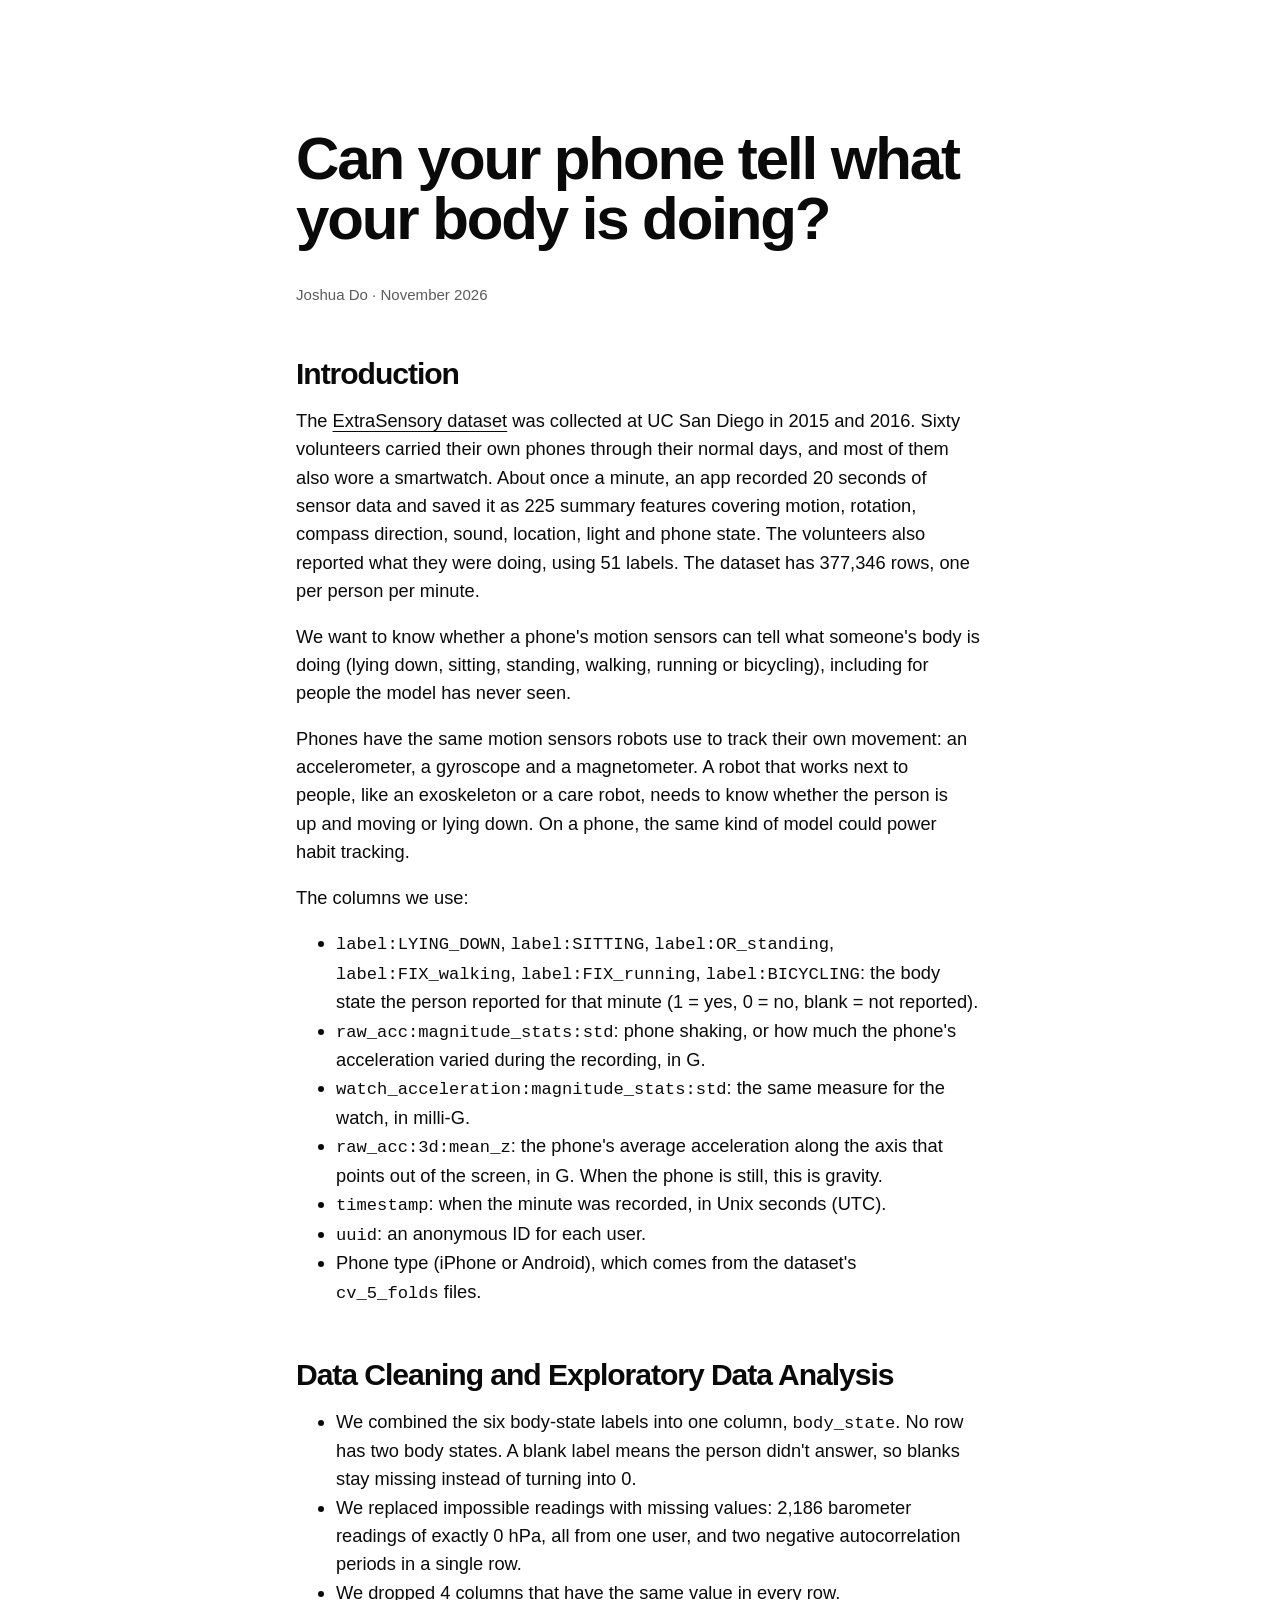
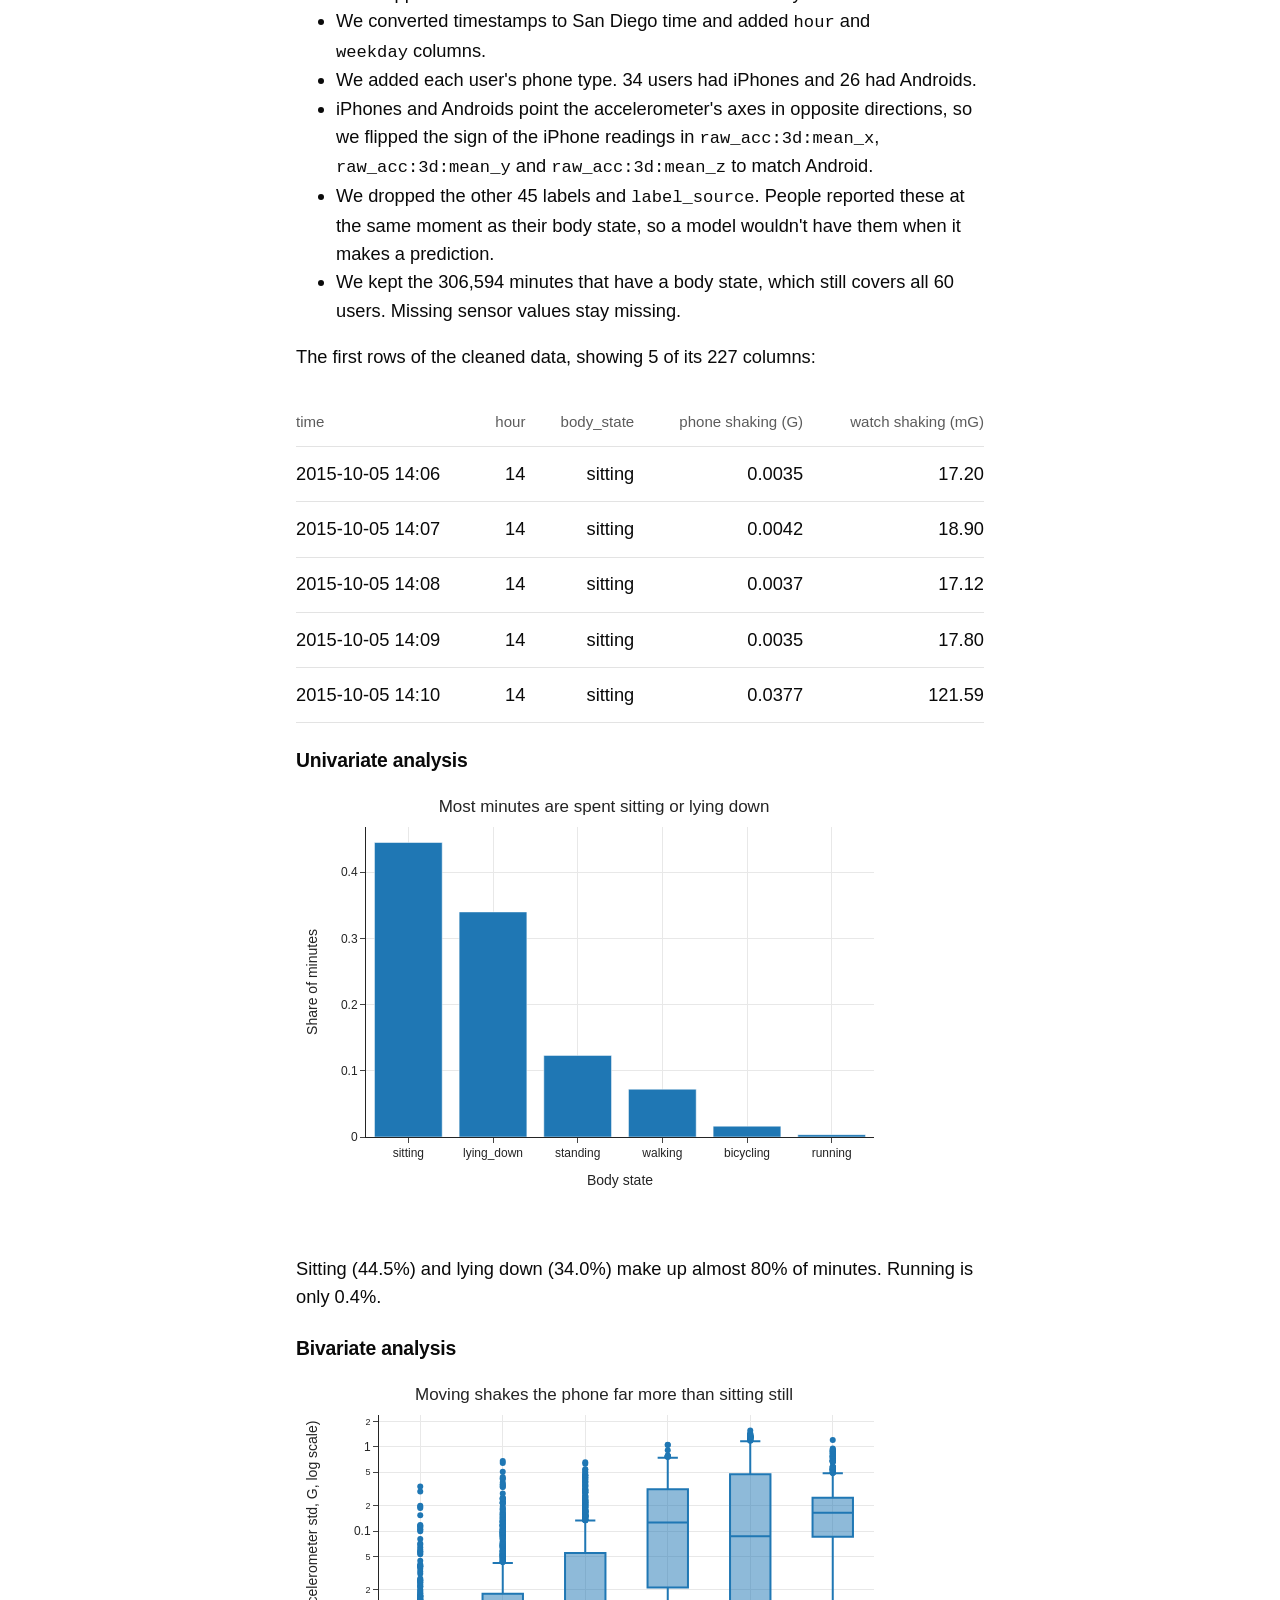
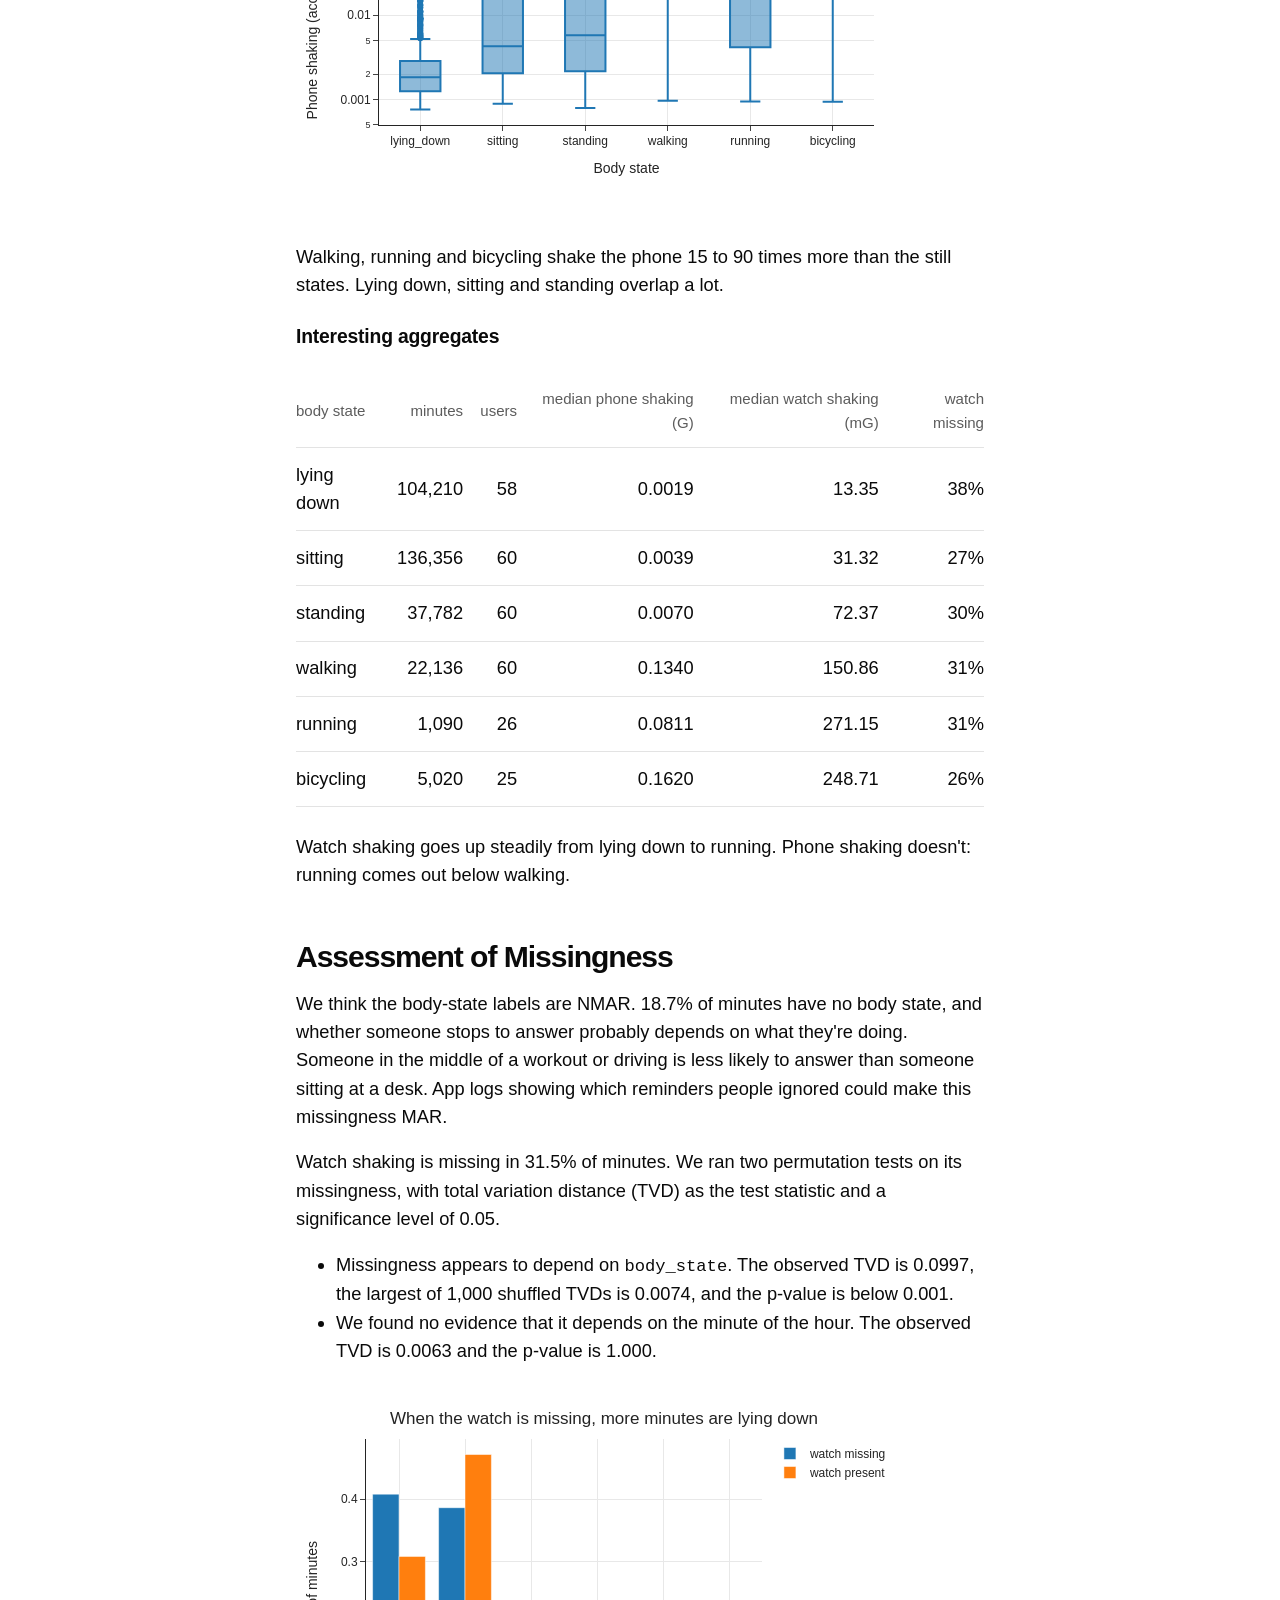
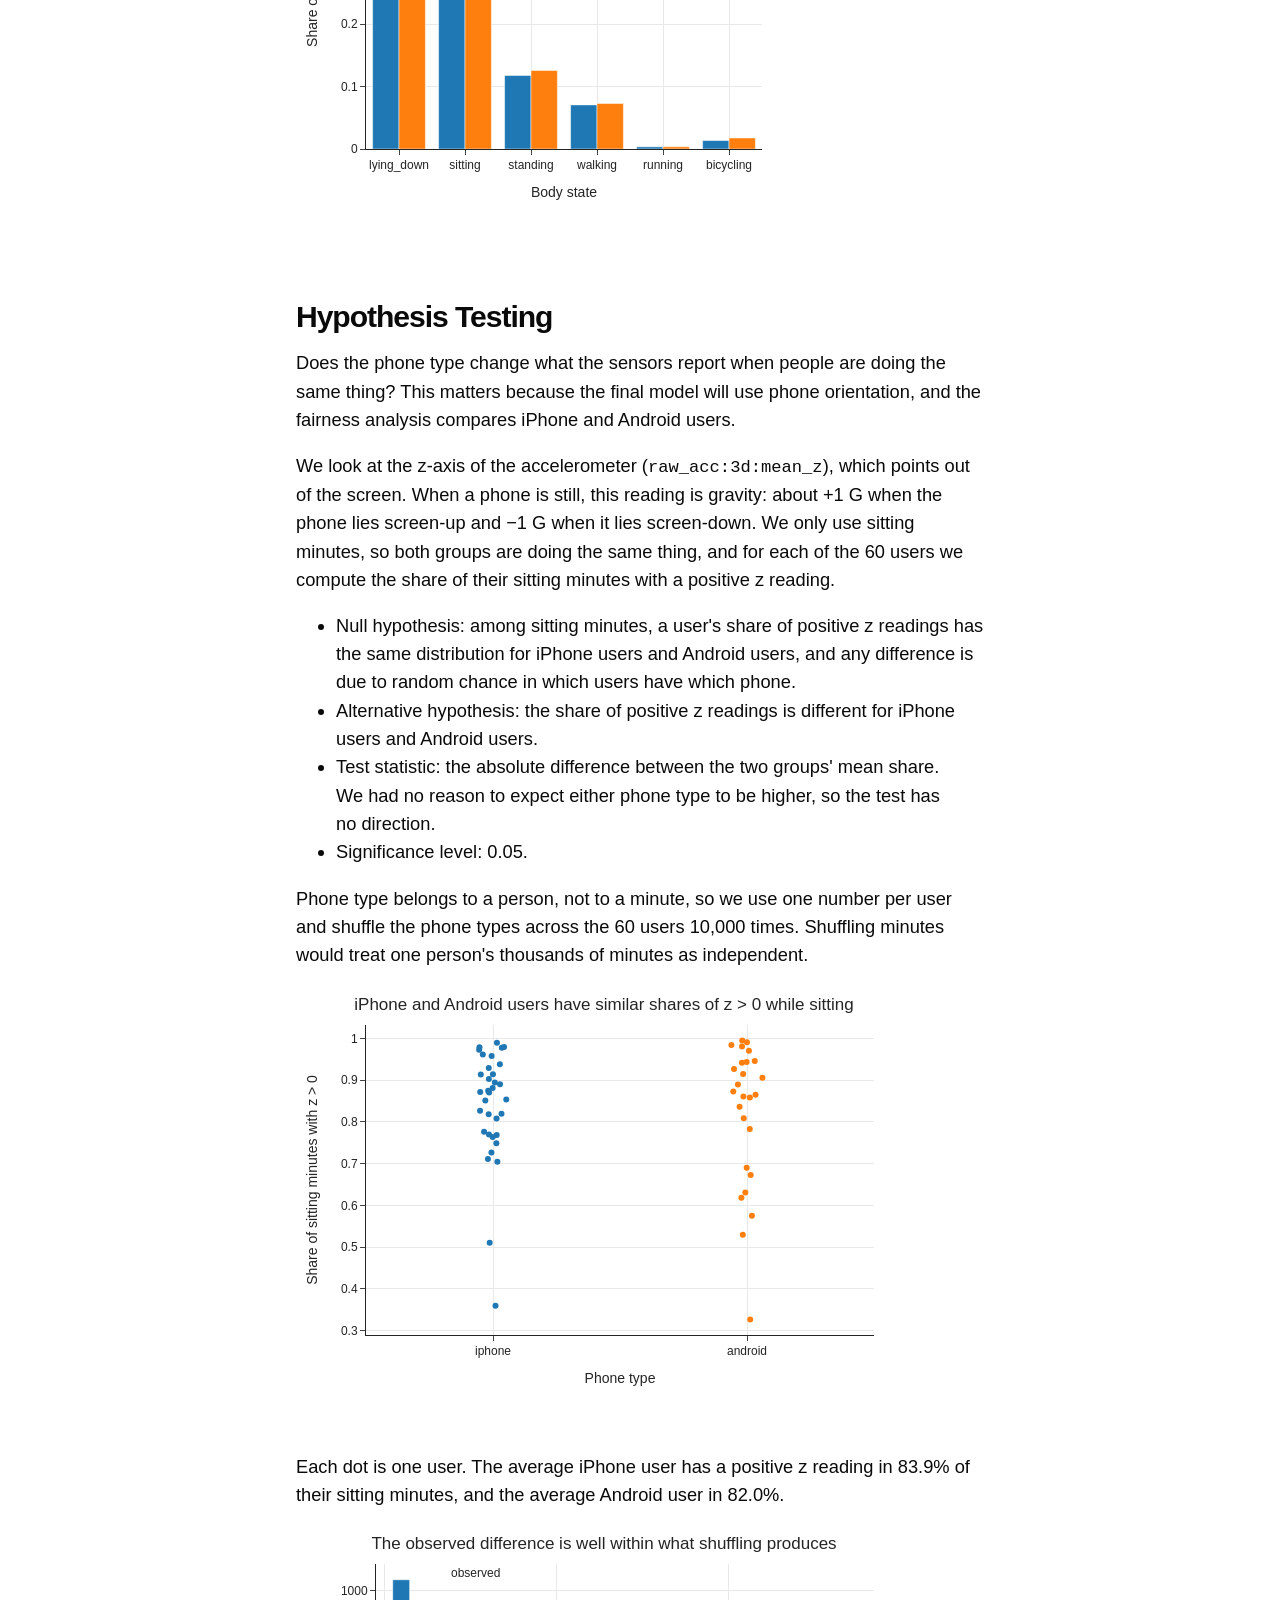
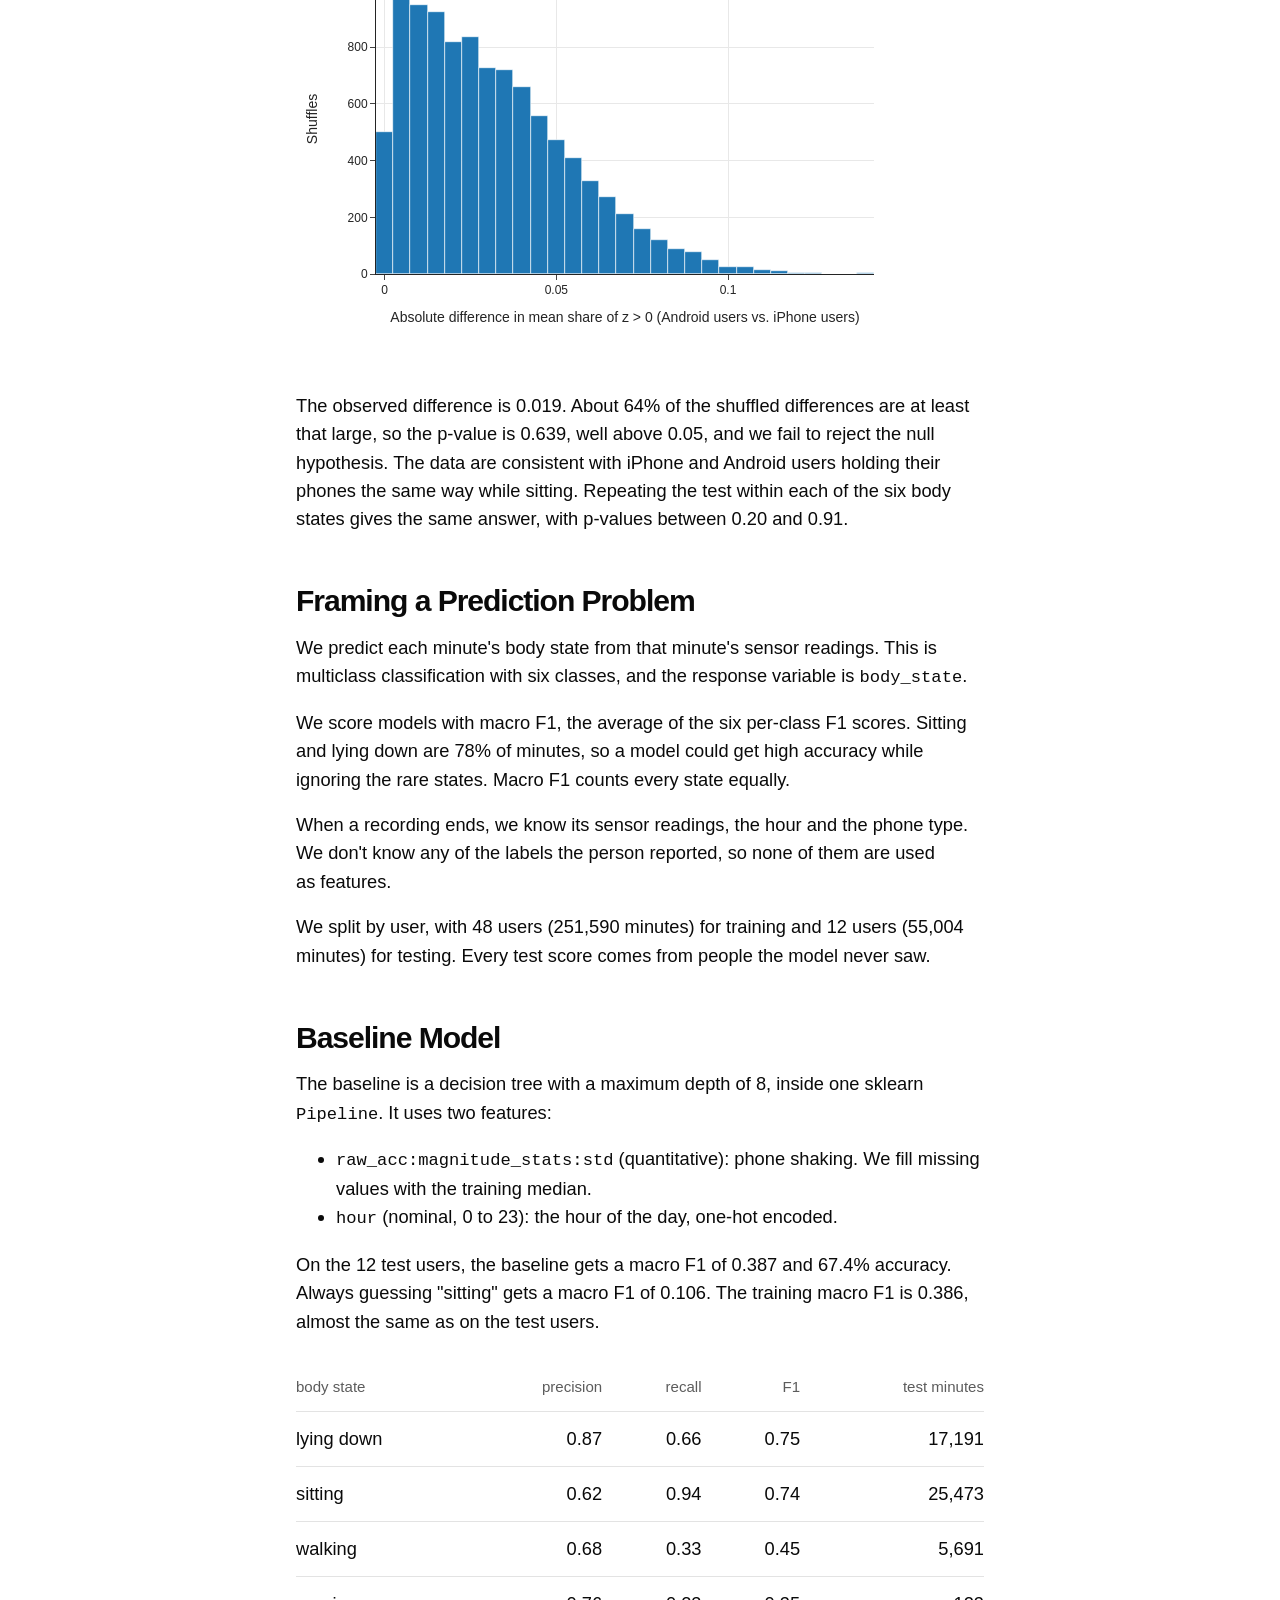
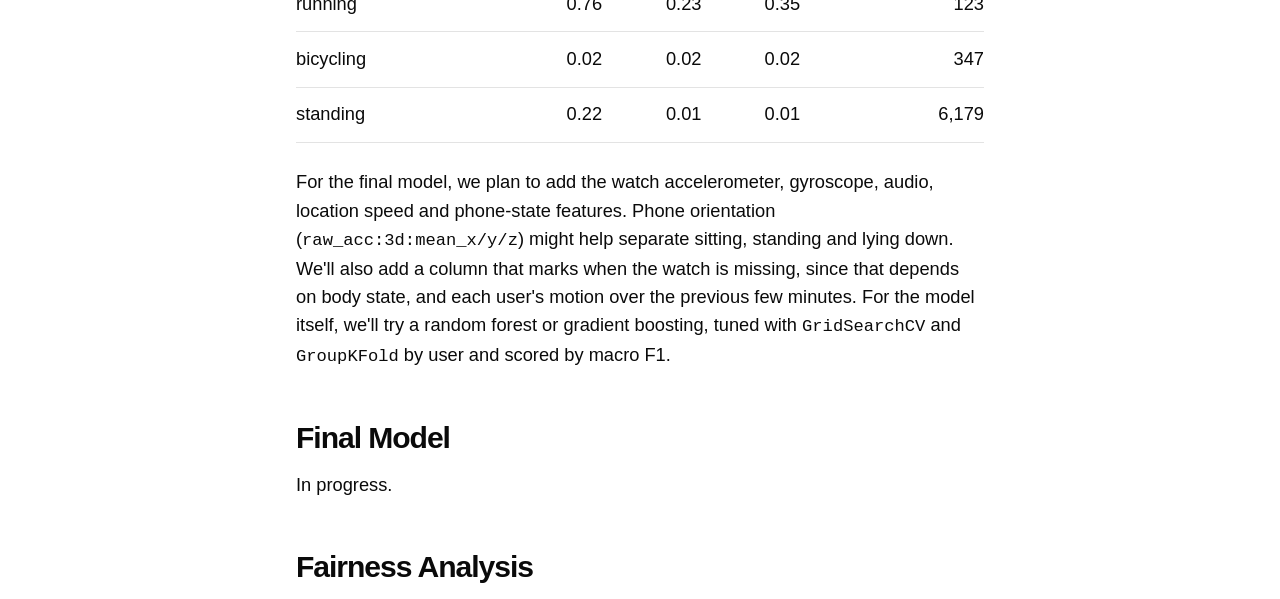
<file: index.html>
<!doctype html>
<html lang="en" data-page="post">
<head>
<meta charset="utf-8">
<meta name="viewport" content="width=device-width, initial-scale=1">
<title>Can your phone tell what your body is doing? · Joshua Do</title>
<meta name="description" content="Predicting whether someone is lying down, sitting, standing, walking, running or bicycling from phone and smartwatch sensors in the ExtraSensory dataset.">
<script>
(function(h){var s;h.classList.add('js');try{if(localStorage.getItem('dp-motion')==='off')h.dataset.motion='off'}catch(e){}
if(h.dataset.motion==='off'||matchMedia('(prefers-reduced-motion: reduce)').matches)return;
h.classList.add('fx');
try{s=sessionStorage.getItem('dp-curtain');if(s){sessionStorage.removeItem('dp-curtain');h.classList.add('entering');h.setAttribute('data-curtain',s);return}
if(h.dataset.page==='home'&&!sessionStorage.getItem('dp-seen')){sessionStorage.setItem('dp-seen','1');h.classList.add('preload')}}catch(e){}
})(document.documentElement);
</script>
<link rel="icon" href="assets/contact-photo.png" type="image/png">
<link rel="stylesheet" href="assets/site.css">
<script src="assets/site.js" defer onerror="document.documentElement.classList.remove('js','fx','preload','preloaded','hero-enter','entering','entered')"></script>
</head>
<body>
<a class="skip-link" href="#main">Skip to content</a>

<div class="progress" aria-hidden="true"></div>

<main id="main">
<article class="page" data-article>

  <div class="slide__grid">
    <div class="slide__body">
      <h1>Can your phone tell what your body is doing?</h1>
      <p class="meta">Joshua Do · November 2026</p>
    </div>
  </div>

  <div class="prose">

    <h2 id="introduction">Introduction</h2>
    <p>The <a href="http://extrasensory.ucsd.edu">ExtraSensory dataset</a> was collected at UC San Diego in 2015 and 2016. Sixty volunteers carried their own phones through their normal days, and most of them also wore a smartwatch. About once a minute, an app recorded 20 seconds of sensor data and saved it as 225 summary features covering motion, rotation, compass direction, sound, location, light and phone state. The volunteers also reported what they were doing, using 51 labels. The dataset has 377,346 rows, one per person per minute.</p>
    <p>We want to know whether a phone's motion sensors can tell what someone's body is doing (lying down, sitting, standing, walking, running or bicycling), including for people the model has never seen.</p>
    <p>Phones have the same motion sensors robots use to track their own movement: an accelerometer, a gyroscope and a magnetometer. A robot that works next to people, like an exoskeleton or a care robot, needs to know whether the person is up and moving or lying down. On a phone, the same kind of model could power habit tracking.</p>
    <p>The columns we use:</p>
    <ul>
      <li><code>label:LYING_DOWN</code>, <code>label:SITTING</code>, <code>label:OR_standing</code>, <code>label:FIX_walking</code>, <code>label:FIX_running</code>, <code>label:BICYCLING</code>: the body state the person reported for that minute (1 = yes, 0 = no, blank = not reported).</li>
      <li><code>raw_acc:magnitude_stats:std</code>: phone shaking, or how much the phone's acceleration varied during the recording, in G.</li>
      <li><code>watch_acceleration:magnitude_stats:std</code>: the same measure for the watch, in milli-G.</li>
      <li><code>raw_acc:3d:mean_z</code>: the phone's average acceleration along the axis that points out of the screen, in G. When the phone is still, this is gravity.</li>
      <li><code>timestamp</code>: when the minute was recorded, in Unix seconds (UTC).</li>
      <li><code>uuid</code>: an anonymous ID for each user.</li>
      <li>Phone type (iPhone or Android), which comes from the dataset's <code>cv_5_folds</code> files.</li>
    </ul>

    <h2 id="data-cleaning-and-exploratory-data-analysis">Data Cleaning and Exploratory Data Analysis</h2>
    <ul>
      <li>We combined the six body-state labels into one column, <code>body_state</code>. No row has two body states. A blank label means the person didn't answer, so blanks stay missing instead of turning into 0.</li>
      <li>We replaced impossible readings with missing values: 2,186 barometer readings of exactly 0 hPa, all from one user, and two negative autocorrelation periods in a single row.</li>
      <li>We dropped 4 columns that have the same value in every row.</li>
      <li>We converted timestamps to San Diego time and added <code>hour</code> and <code>weekday</code> columns.</li>
      <li>We added each user's phone type. 34 users had iPhones and 26 had Androids.</li>
      <li>iPhones and Androids point the accelerometer's axes in opposite directions, so we flipped the sign of the iPhone readings in <code>raw_acc:3d:mean_x</code>, <code>raw_acc:3d:mean_y</code> and <code>raw_acc:3d:mean_z</code> to match Android.</li>
      <li>We dropped the other 45 labels and <code>label_source</code>. People reported these at the same moment as their body state, so a model wouldn't have them when it makes a prediction.</li>
      <li>We kept the 306,594 minutes that have a body state, which still covers all 60 users. Missing sensor values stay missing.</li>
    </ul>
    <p>The first rows of the cleaned data, showing 5 of its 227 columns:</p>
    <div class="table-wrap">
      <table>
        <thead><tr><th>time</th><th>hour</th><th>body_state</th><th>phone shaking (G)</th><th>watch shaking (mG)</th></tr></thead>
        <tbody>
          <tr><th scope="row">2015-10-05 14:06</th><td>14</td><td>sitting</td><td>0.0035</td><td>17.20</td></tr>
          <tr><th scope="row">2015-10-05 14:07</th><td>14</td><td>sitting</td><td>0.0042</td><td>18.90</td></tr>
          <tr><th scope="row">2015-10-05 14:08</th><td>14</td><td>sitting</td><td>0.0037</td><td>17.12</td></tr>
          <tr><th scope="row">2015-10-05 14:09</th><td>14</td><td>sitting</td><td>0.0035</td><td>17.80</td></tr>
          <tr><th scope="row">2015-10-05 14:10</th><td>14</td><td>sitting</td><td>0.0377</td><td>121.59</td></tr>
        </tbody>
      </table>
    </div>

    <h3>Univariate analysis</h3>
    <iframe src="assets/body-state-share.html" width="100%" height="440" frameborder="0"></iframe>
    <p>Sitting (44.5%) and lying down (34.0%) make up almost 80% of minutes. Running is only 0.4%.</p>

    <h3>Bivariate analysis</h3>
    <iframe src="assets/shaking-by-state.html" width="100%" height="440" frameborder="0"></iframe>
    <p>Walking, running and bicycling shake the phone 15 to 90 times more than the still states. Lying down, sitting and standing overlap a lot.</p>

    <h3>Interesting aggregates</h3>
    <div class="table-wrap">
      <table>
        <thead><tr><th>body state</th><th>minutes</th><th>users</th><th>median phone shaking (G)</th><th>median watch shaking (mG)</th><th>watch missing</th></tr></thead>
        <tbody>
          <tr><th scope="row">lying down</th><td>104,210</td><td>58</td><td>0.0019</td><td>13.35</td><td>38%</td></tr>
          <tr><th scope="row">sitting</th><td>136,356</td><td>60</td><td>0.0039</td><td>31.32</td><td>27%</td></tr>
          <tr><th scope="row">standing</th><td>37,782</td><td>60</td><td>0.0070</td><td>72.37</td><td>30%</td></tr>
          <tr><th scope="row">walking</th><td>22,136</td><td>60</td><td>0.1340</td><td>150.86</td><td>31%</td></tr>
          <tr><th scope="row">running</th><td>1,090</td><td>26</td><td>0.0811</td><td>271.15</td><td>31%</td></tr>
          <tr><th scope="row">bicycling</th><td>5,020</td><td>25</td><td>0.1620</td><td>248.71</td><td>26%</td></tr>
        </tbody>
      </table>
    </div>
    <p>Watch shaking goes up steadily from lying down to running. Phone shaking doesn't: running comes out below walking.</p>

    <h2 id="assessment-of-missingness">Assessment of Missingness</h2>
    <p>We think the body-state labels are NMAR. 18.7% of minutes have no body state, and whether someone stops to answer probably depends on what they're doing. Someone in the middle of a workout or driving is less likely to answer than someone sitting at a desk. App logs showing which reminders people ignored could make this missingness MAR.</p>
    <p>Watch shaking is missing in 31.5% of minutes. We ran two permutation tests on its missingness, with total variation distance (TVD) as the test statistic and a significance level of 0.05.</p>
    <ul>
      <li>Missingness appears to depend on <code>body_state</code>. The observed TVD is 0.0997, the largest of 1,000 shuffled TVDs is 0.0074, and the p-value is below 0.001.</li>
      <li>We found no evidence that it depends on the minute of the hour. The observed TVD is 0.0063 and the p-value is 1.000.</li>
    </ul>
    <iframe src="assets/watch-missing.html" width="100%" height="440" frameborder="0"></iframe>

    <h2 id="hypothesis-testing">Hypothesis Testing</h2>
    <p>Does the phone type change what the sensors report when people are doing the same thing? This matters because the final model will use phone orientation, and the fairness analysis compares iPhone and Android users.</p>
    <p>We look at the z-axis of the accelerometer (<code>raw_acc:3d:mean_z</code>), which points out of the screen. When a phone is still, this reading is gravity: about +1 G when the phone lies screen-up and −1 G when it lies screen-down. We only use sitting minutes, so both groups are doing the same thing, and for each of the 60 users we compute the share of their sitting minutes with a positive z reading.</p>
    <ul>
      <li>Null hypothesis: among sitting minutes, a user's share of positive z readings has the same distribution for iPhone users and Android users, and any difference is due to random chance in which users have which phone.</li>
      <li>Alternative hypothesis: the share of positive z readings is different for iPhone users and Android users.</li>
      <li>Test statistic: the absolute difference between the two groups' mean share. We had no reason to expect either phone type to be higher, so the test has no direction.</li>
      <li>Significance level: 0.05.</li>
    </ul>
    <p>Phone type belongs to a person, not to a minute, so we use one number per user and shuffle the phone types across the 60 users 10,000 times. Shuffling minutes would treat one person's thousands of minutes as independent.</p>
    <iframe src="assets/z-sign-by-os.html" width="100%" height="440" frameborder="0"></iframe>
    <p>Each dot is one user. The average iPhone user has a positive z reading in 83.9% of their sitting minutes, and the average Android user in 82.0%.</p>
    <iframe src="assets/os-permutation-test.html" width="100%" height="440" frameborder="0"></iframe>
    <p>The observed difference is 0.019. About 64% of the shuffled differences are at least that large, so the p-value is 0.639, well above 0.05, and we fail to reject the null hypothesis. The data are consistent with iPhone and Android users holding their phones the same way while sitting. Repeating the test within each of the six body states gives the same answer, with p-values between 0.20 and 0.91.</p>

    <h2 id="framing-a-prediction-problem">Framing a Prediction Problem</h2>
    <p>We predict each minute's body state from that minute's sensor readings. This is multiclass classification with six classes, and the response variable is <code>body_state</code>.</p>
    <p>We score models with macro F1, the average of the six per-class F1 scores. Sitting and lying down are 78% of minutes, so a model could get high accuracy while ignoring the rare states. Macro F1 counts every state equally.</p>
    <p>When a recording ends, we know its sensor readings, the hour and the phone type. We don't know any of the labels the person reported, so none of them are used as features.</p>
    <p>We split by user, with 48 users (251,590 minutes) for training and 12 users (55,004 minutes) for testing. Every test score comes from people the model never saw.</p>

    <h2 id="baseline-model">Baseline Model</h2>
    <p>The baseline is a decision tree with a maximum depth of 8, inside one sklearn <code>Pipeline</code>. It uses two features:</p>
    <ul>
      <li><code>raw_acc:magnitude_stats:std</code> (quantitative): phone shaking. We fill missing values with the training median.</li>
      <li><code>hour</code> (nominal, 0 to 23): the hour of the day, one-hot encoded.</li>
    </ul>
    <p>On the 12 test users, the baseline gets a macro F1 of 0.387 and 67.4% accuracy. Always guessing "sitting" gets a macro F1 of 0.106. The training macro F1 is 0.386, almost the same as on the test users.</p>
    <div class="table-wrap">
      <table>
        <thead><tr><th>body state</th><th>precision</th><th>recall</th><th>F1</th><th>test minutes</th></tr></thead>
        <tbody>
          <tr><th scope="row">lying down</th><td>0.87</td><td>0.66</td><td>0.75</td><td>17,191</td></tr>
          <tr><th scope="row">sitting</th><td>0.62</td><td>0.94</td><td>0.74</td><td>25,473</td></tr>
          <tr><th scope="row">walking</th><td>0.68</td><td>0.33</td><td>0.45</td><td>5,691</td></tr>
          <tr><th scope="row">running</th><td>0.76</td><td>0.23</td><td>0.35</td><td>123</td></tr>
          <tr><th scope="row">bicycling</th><td>0.02</td><td>0.02</td><td>0.02</td><td>347</td></tr>
          <tr><th scope="row">standing</th><td>0.22</td><td>0.01</td><td>0.01</td><td>6,179</td></tr>
        </tbody>
      </table>
    </div>
    <p>For the final model, we plan to add the watch accelerometer, gyroscope, audio, location speed and phone-state features. Phone orientation (<code>raw_acc:3d:mean_x/y/z</code>) might help separate sitting, standing and lying down. We'll also add a column that marks when the watch is missing, since that depends on body state, and each user's motion over the previous few minutes. For the model itself, we'll try a random forest or gradient boosting, tuned with <code>GridSearchCV</code> and <code>GroupKFold</code> by user and scored by macro F1.</p>

    <h2 id="final-model">Final Model</h2>
    <p>In progress.</p>

    <h2 id="fairness-analysis">Fairness Analysis</h2>
    <p>In progress.</p>

  </div>

</article>

</main>
</body>
</html>
</file>
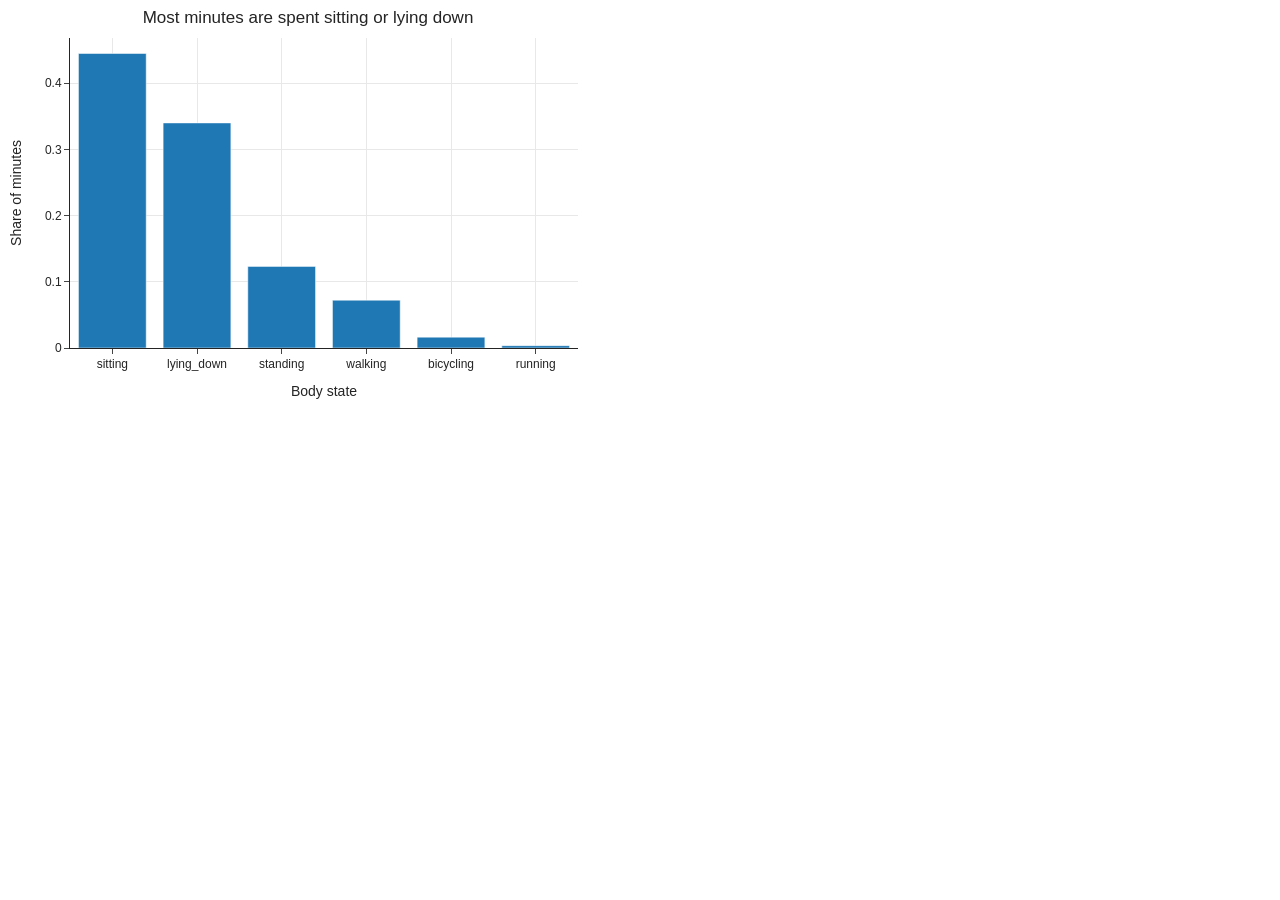
<file: assets/body-state-share.html>
<html>
<head><meta charset="utf-8" /></head>
<body>
    <div>                        <script type="text/javascript">window.PlotlyConfig = {MathJaxConfig: 'local'};</script>
        <script charset="utf-8" src="https://cdn.plot.ly/plotly-2.35.2.min.js"></script>                <div id="2de737c8-4dba-4093-8b73-68d2354603fe" class="plotly-graph-div" style="height:400px; width:600px;"></div>            <script type="text/javascript">                                    window.PLOTLYENV=window.PLOTLYENV || {};                                    if (document.getElementById("2de737c8-4dba-4093-8b73-68d2354603fe")) {                    Plotly.newPlot(                        "2de737c8-4dba-4093-8b73-68d2354603fe",                        [{"alignmentgroup":"True","hovertemplate":"Body state=%{x}\u003cbr\u003eShare of minutes=%{y}\u003cextra\u003e\u003c\u002fextra\u003e","legendgroup":"","marker":{"color":"#1F77B4","pattern":{"shape":""}},"name":"","offsetgroup":"","orientation":"v","showlegend":false,"textposition":"auto","x":["sitting","lying_down","standing","walking","bicycling","running"],"xaxis":"x","y":[0.44474451554824945,0.3398957579078521,0.12323137439088827,0.07219971688943684,0.016373445011970227,0.0035551902516030975],"yaxis":"y","type":"bar"}],                        {"template":{"data":{"barpolar":[{"marker":{"line":{"color":"white","width":0.5},"pattern":{"fillmode":"overlay","size":10,"solidity":0.2}},"type":"barpolar"}],"bar":[{"error_x":{"color":"rgb(36,36,36)"},"error_y":{"color":"rgb(36,36,36)"},"marker":{"line":{"color":"white","width":0.5},"pattern":{"fillmode":"overlay","size":10,"solidity":0.2}},"type":"bar"}],"carpet":[{"aaxis":{"endlinecolor":"rgb(36,36,36)","gridcolor":"white","linecolor":"white","minorgridcolor":"white","startlinecolor":"rgb(36,36,36)"},"baxis":{"endlinecolor":"rgb(36,36,36)","gridcolor":"white","linecolor":"white","minorgridcolor":"white","startlinecolor":"rgb(36,36,36)"},"type":"carpet"}],"choropleth":[{"colorbar":{"outlinewidth":1,"tickcolor":"rgb(36,36,36)","ticks":"outside"},"type":"choropleth"}],"contourcarpet":[{"colorbar":{"outlinewidth":1,"tickcolor":"rgb(36,36,36)","ticks":"outside"},"type":"contourcarpet"}],"contour":[{"colorbar":{"outlinewidth":1,"tickcolor":"rgb(36,36,36)","ticks":"outside"},"colorscale":[[0.0,"#440154"],[0.1111111111111111,"#482878"],[0.2222222222222222,"#3e4989"],[0.3333333333333333,"#31688e"],[0.4444444444444444,"#26828e"],[0.5555555555555556,"#1f9e89"],[0.6666666666666666,"#35b779"],[0.7777777777777778,"#6ece58"],[0.8888888888888888,"#b5de2b"],[1.0,"#fde725"]],"type":"contour"}],"heatmapgl":[{"colorbar":{"outlinewidth":1,"tickcolor":"rgb(36,36,36)","ticks":"outside"},"colorscale":[[0.0,"#440154"],[0.1111111111111111,"#482878"],[0.2222222222222222,"#3e4989"],[0.3333333333333333,"#31688e"],[0.4444444444444444,"#26828e"],[0.5555555555555556,"#1f9e89"],[0.6666666666666666,"#35b779"],[0.7777777777777778,"#6ece58"],[0.8888888888888888,"#b5de2b"],[1.0,"#fde725"]],"type":"heatmapgl"}],"heatmap":[{"colorbar":{"outlinewidth":1,"tickcolor":"rgb(36,36,36)","ticks":"outside"},"colorscale":[[0.0,"#440154"],[0.1111111111111111,"#482878"],[0.2222222222222222,"#3e4989"],[0.3333333333333333,"#31688e"],[0.4444444444444444,"#26828e"],[0.5555555555555556,"#1f9e89"],[0.6666666666666666,"#35b779"],[0.7777777777777778,"#6ece58"],[0.8888888888888888,"#b5de2b"],[1.0,"#fde725"]],"type":"heatmap"}],"histogram2dcontour":[{"colorbar":{"outlinewidth":1,"tickcolor":"rgb(36,36,36)","ticks":"outside"},"colorscale":[[0.0,"#440154"],[0.1111111111111111,"#482878"],[0.2222222222222222,"#3e4989"],[0.3333333333333333,"#31688e"],[0.4444444444444444,"#26828e"],[0.5555555555555556,"#1f9e89"],[0.6666666666666666,"#35b779"],[0.7777777777777778,"#6ece58"],[0.8888888888888888,"#b5de2b"],[1.0,"#fde725"]],"type":"histogram2dcontour"}],"histogram2d":[{"colorbar":{"outlinewidth":1,"tickcolor":"rgb(36,36,36)","ticks":"outside"},"colorscale":[[0.0,"#440154"],[0.1111111111111111,"#482878"],[0.2222222222222222,"#3e4989"],[0.3333333333333333,"#31688e"],[0.4444444444444444,"#26828e"],[0.5555555555555556,"#1f9e89"],[0.6666666666666666,"#35b779"],[0.7777777777777778,"#6ece58"],[0.8888888888888888,"#b5de2b"],[1.0,"#fde725"]],"type":"histogram2d"}],"histogram":[{"marker":{"line":{"color":"white","width":0.6}},"type":"histogram"}],"mesh3d":[{"colorbar":{"outlinewidth":1,"tickcolor":"rgb(36,36,36)","ticks":"outside"},"type":"mesh3d"}],"parcoords":[{"line":{"colorbar":{"outlinewidth":1,"tickcolor":"rgb(36,36,36)","ticks":"outside"}},"type":"parcoords"}],"pie":[{"automargin":true,"type":"pie"}],"scatter3d":[{"line":{"colorbar":{"outlinewidth":1,"tickcolor":"rgb(36,36,36)","ticks":"outside"}},"marker":{"colorbar":{"outlinewidth":1,"tickcolor":"rgb(36,36,36)","ticks":"outside"}},"type":"scatter3d"}],"scattercarpet":[{"marker":{"colorbar":{"outlinewidth":1,"tickcolor":"rgb(36,36,36)","ticks":"outside"}},"type":"scattercarpet"}],"scattergeo":[{"marker":{"colorbar":{"outlinewidth":1,"tickcolor":"rgb(36,36,36)","ticks":"outside"}},"type":"scattergeo"}],"scattergl":[{"marker":{"colorbar":{"outlinewidth":1,"tickcolor":"rgb(36,36,36)","ticks":"outside"}},"type":"scattergl"}],"scattermapbox":[{"marker":{"colorbar":{"outlinewidth":1,"tickcolor":"rgb(36,36,36)","ticks":"outside"}},"type":"scattermapbox"}],"scatterpolargl":[{"marker":{"colorbar":{"outlinewidth":1,"tickcolor":"rgb(36,36,36)","ticks":"outside"}},"type":"scatterpolargl"}],"scatterpolar":[{"marker":{"colorbar":{"outlinewidth":1,"tickcolor":"rgb(36,36,36)","ticks":"outside"}},"type":"scatterpolar"}],"scatter":[{"fillpattern":{"fillmode":"overlay","size":10,"solidity":0.2},"type":"scatter"}],"scatterternary":[{"marker":{"colorbar":{"outlinewidth":1,"tickcolor":"rgb(36,36,36)","ticks":"outside"}},"type":"scatterternary"}],"surface":[{"colorbar":{"outlinewidth":1,"tickcolor":"rgb(36,36,36)","ticks":"outside"},"colorscale":[[0.0,"#440154"],[0.1111111111111111,"#482878"],[0.2222222222222222,"#3e4989"],[0.3333333333333333,"#31688e"],[0.4444444444444444,"#26828e"],[0.5555555555555556,"#1f9e89"],[0.6666666666666666,"#35b779"],[0.7777777777777778,"#6ece58"],[0.8888888888888888,"#b5de2b"],[1.0,"#fde725"]],"type":"surface"}],"table":[{"cells":{"fill":{"color":"rgb(237,237,237)"},"line":{"color":"white"}},"header":{"fill":{"color":"rgb(217,217,217)"},"line":{"color":"white"}},"type":"table"}]},"layout":{"annotationdefaults":{"arrowhead":0,"arrowwidth":1},"autotypenumbers":"strict","coloraxis":{"colorbar":{"outlinewidth":1,"tickcolor":"rgb(36,36,36)","ticks":"outside"}},"colorscale":{"diverging":[[0.0,"rgb(103,0,31)"],[0.1,"rgb(178,24,43)"],[0.2,"rgb(214,96,77)"],[0.3,"rgb(244,165,130)"],[0.4,"rgb(253,219,199)"],[0.5,"rgb(247,247,247)"],[0.6,"rgb(209,229,240)"],[0.7,"rgb(146,197,222)"],[0.8,"rgb(67,147,195)"],[0.9,"rgb(33,102,172)"],[1.0,"rgb(5,48,97)"]],"sequential":[[0.0,"#440154"],[0.1111111111111111,"#482878"],[0.2222222222222222,"#3e4989"],[0.3333333333333333,"#31688e"],[0.4444444444444444,"#26828e"],[0.5555555555555556,"#1f9e89"],[0.6666666666666666,"#35b779"],[0.7777777777777778,"#6ece58"],[0.8888888888888888,"#b5de2b"],[1.0,"#fde725"]],"sequentialminus":[[0.0,"#440154"],[0.1111111111111111,"#482878"],[0.2222222222222222,"#3e4989"],[0.3333333333333333,"#31688e"],[0.4444444444444444,"#26828e"],[0.5555555555555556,"#1f9e89"],[0.6666666666666666,"#35b779"],[0.7777777777777778,"#6ece58"],[0.8888888888888888,"#b5de2b"],[1.0,"#fde725"]]},"colorway":["#1F77B4","#FF7F0E","#2CA02C","#D62728","#9467BD","#8C564B","#E377C2","#7F7F7F","#BCBD22","#17BECF"],"font":{"color":"rgb(36,36,36)"},"geo":{"bgcolor":"white","lakecolor":"white","landcolor":"white","showlakes":true,"showland":true,"subunitcolor":"white"},"hoverlabel":{"align":"left"},"hovermode":"closest","mapbox":{"style":"light"},"paper_bgcolor":"white","plot_bgcolor":"white","polar":{"angularaxis":{"gridcolor":"rgb(232,232,232)","linecolor":"rgb(36,36,36)","showgrid":false,"showline":true,"ticks":"outside"},"bgcolor":"white","radialaxis":{"gridcolor":"rgb(232,232,232)","linecolor":"rgb(36,36,36)","showgrid":false,"showline":true,"ticks":"outside"}},"scene":{"xaxis":{"backgroundcolor":"white","gridcolor":"rgb(232,232,232)","gridwidth":2,"linecolor":"rgb(36,36,36)","showbackground":true,"showgrid":false,"showline":true,"ticks":"outside","zeroline":false,"zerolinecolor":"rgb(36,36,36)"},"yaxis":{"backgroundcolor":"white","gridcolor":"rgb(232,232,232)","gridwidth":2,"linecolor":"rgb(36,36,36)","showbackground":true,"showgrid":false,"showline":true,"ticks":"outside","zeroline":false,"zerolinecolor":"rgb(36,36,36)"},"zaxis":{"backgroundcolor":"white","gridcolor":"rgb(232,232,232)","gridwidth":2,"linecolor":"rgb(36,36,36)","showbackground":true,"showgrid":false,"showline":true,"ticks":"outside","zeroline":false,"zerolinecolor":"rgb(36,36,36)"}},"shapedefaults":{"fillcolor":"black","line":{"width":0},"opacity":0.3},"ternary":{"aaxis":{"gridcolor":"rgb(232,232,232)","linecolor":"rgb(36,36,36)","showgrid":false,"showline":true,"ticks":"outside"},"baxis":{"gridcolor":"rgb(232,232,232)","linecolor":"rgb(36,36,36)","showgrid":false,"showline":true,"ticks":"outside"},"bgcolor":"white","caxis":{"gridcolor":"rgb(232,232,232)","linecolor":"rgb(36,36,36)","showgrid":false,"showline":true,"ticks":"outside"}},"title":{"x":0.5,"xanchor":"center"},"xaxis":{"automargin":true,"gridcolor":"rgb(232,232,232)","linecolor":"rgb(36,36,36)","showgrid":true,"showline":true,"ticks":"outside","title":{"standoff":15},"zeroline":false,"zerolinecolor":"rgb(36,36,36)"},"yaxis":{"automargin":true,"gridcolor":"rgb(232,232,232)","linecolor":"rgb(36,36,36)","showgrid":true,"showline":true,"ticks":"outside","title":{"standoff":15},"zeroline":false,"zerolinecolor":"rgb(36,36,36)"},"autosize":true,"height":400,"margin":{"b":30,"l":30,"r":30,"t":30},"width":600}},"xaxis":{"anchor":"y","domain":[0.0,1.0],"title":{"text":"Body state"}},"yaxis":{"anchor":"x","domain":[0.0,1.0],"title":{"text":"Share of minutes"}},"legend":{"tracegroupgap":0},"title":{"text":"Most minutes are spent sitting or lying down"},"barmode":"relative"},                        {"responsive": true}                    )                };                            </script>        </div>
</body>
</html>
</file>
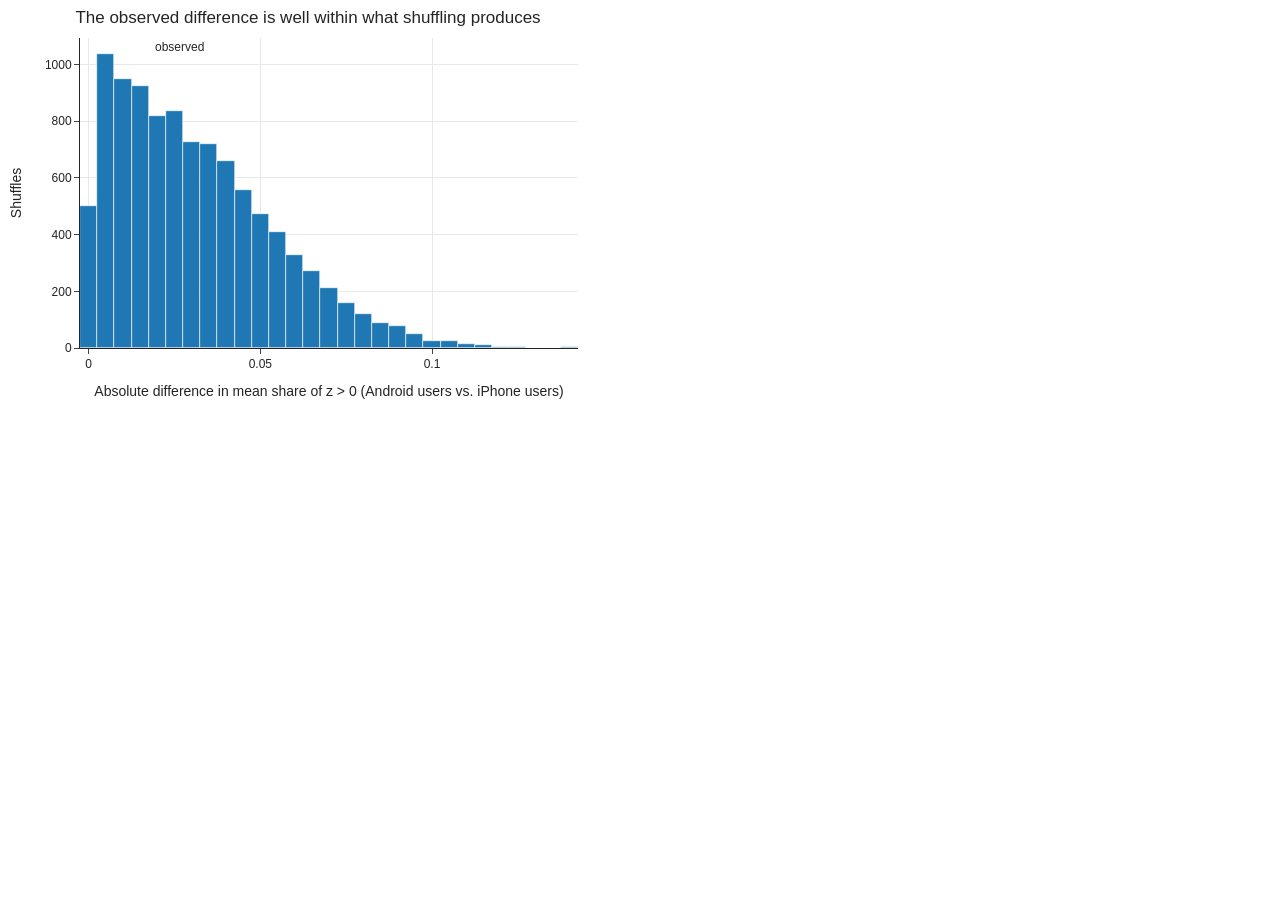
<file: assets/os-permutation-test.html>
<html>
<head><meta charset="utf-8" /></head>
<body>
    <div>                        <script type="text/javascript">window.PlotlyConfig = {MathJaxConfig: 'local'};</script>
        <script charset="utf-8" src="https://cdn.plot.ly/plotly-2.35.2.min.js"></script>                <div id="ce70f4f8-1c14-45f8-a666-81619de70fea" class="plotly-graph-div" style="height:400px; width:600px;"></div>            <script type="text/javascript">                                    window.PLOTLYENV=window.PLOTLYENV || {};                                    if (document.getElementById("ce70f4f8-1c14-45f8-a666-81619de70fea")) {                    Plotly.newPlot(                        "ce70f4f8-1c14-45f8-a666-81619de70fea",                        [{"alignmentgroup":"True","bingroup":"x","hovertemplate":"Absolute difference in mean share of z \u003e 0 (Android users vs. iPhone users)=%{x}\u003cbr\u003ecount=%{y}\u003cextra\u003e\u003c\u002fextra\u003e","legendgroup":"","marker":{"color":"#1F77B4","pattern":{"shape":""}},"name":"","nbinsx":40,"offsetgroup":"","orientation":"v","showlegend":false,"x":[0.04478146675081174,0.005716132562312404,0.024766904030419146,0.01316177592510226,0.0160042814208764,0.031095477952483908,0.005676227294742819,0.07306172648310683,0.004084476575826224,0.03739640187388826,0.08439915013055865,0.02030478482655751,0.009119634136857124,0.00426345211302992,0.02946013973072581,0.023307242443992293,0.004274868834881818,0.0002935918777511315,0.08317724311595343,0.04289947451472831,0.016822803650826224,0.022397535445536132,0.012013357573064543,0.015336060029602638,0.06006079481544446,0.051744943783465724,0.04007694078839463,0.06471695701728397,0.01309908527209569,0.010739866453940428,0.006645951729159938,0.031718467677441464,0.005057305060392259,0.05793156443089276,0.03473133205022261,0.04139580674612964,0.018920312305703568,0.013393294790668642,0.013947609207170086,0.011640805479303351,0.07184173946608252,0.00478811586025385,0.00713167550979199,0.04343786976821229,0.013057922433409419,0.05661380031688423,0.05734074028393499,0.05602766076064736,0.04126235227443742,0.03831424133146055,0.01878096479494884,0.02443965888449362,0.011467303666397144,0.015500972846782757,0.05141561730377764,0.030473524023170273,0.057215233737980764,0.018291433846503335,0.007566351148890482,0.021426827164576223,0.01998341308627649,0.014959205895324734,0.07331773770682459,0.05700678335402898,0.008990877732851121,0.027638112259574354,0.02622039726404979,0.009597926321778472,0.023224720180398783,0.038670734705497534,0.00791976271878525,0.03722710786698691,0.06396543941771338,0.0031771106435174445,0.004330383899448509,0.05022725095956193,0.015608838414931991,0.0031431302972260156,0.008673491381215204,0.0012947999041377223,0.006957777254877118,0.03568078450397938,0.01193647459080649,0.017896210533767554,0.07007159617649739,0.019465330211775767,0.06938967979586008,0.042791520135282424,0.03787791594089729,0.010839848555388887,0.05094748489553069,0.005133477997938618,0.06411974615649851,0.04670810678828474,0.0008402698312558465,0.052206282523503345,0.01091155115473419,0.0018183097718053043,0.0318523223891366,0.05436920393489131,0.05500164235538196,0.06533742847351565,0.044227356155649655,0.030559293340604476,0.014836330843708945,0.015365271211850606,0.009995309256549567,0.03752112876106917,0.017477770066153808,0.06751020548752318,0.031261742530511505,0.015528096368066624,0.05522554328711837,0.09056558690773464,0.0002481971336447675,0.04847574340872329,0.008916473867993435,0.043015258451451155,0.00696031950237519,0.03129849036488508,0.030856360512132364,0.013165472431406089,0.0650380954584735,0.015927741012195074,0.03563558314634929,0.051130599610151206,0.062014789748773724,0.026101962964145575,0.044445619402437186,0.012536023156224263,0.05016030736483812,0.003995937033627328,0.025788576578751887,0.024119048190916925,0.008759472270943425,0.026190133676165295,0.021681323696254418,0.05347837188214877,0.013069967557916118,0.037589210262582884,0.028712872374047516,0.011513249622164823,0.028611175001326372,0.00043781696765898825,0.07346097062908497,0.03265641599214464,0.00478381786154336,0.008827721549225398,0.07005668466152282,0.062073731225710804,0.013264353261488004,0.014379075255252616,0.03353313316111883,0.017708495733063434,0.02060570884153945,0.03502226780400408,0.04989104017288626,0.042137206269170835,0.04516268783806909,0.04509888356805736,0.015438654549008946,0.0034877530830610404,0.05706958226811132,0.012694963788611346,0.08480805524439627,0.02312773585782335,0.00583260125510221,0.021480680193741608,0.01481870932038043,0.022437232020849462,0.009235861857891714,0.032883788261868996,0.0282856931619907,0.05615563197887241,0.020440969377678253,0.024235201962128805,0.07450755244069229,0.08299431859657758,0.014570481224793985,0.011230664057387152,0.05880649027072482,0.0026917164819949546,5.996187537082864e-05,0.03699952823139552,0.05199317829950134,0.028846441939953893,0.0031372410631044234,0.03584242117180081,8.149853806227458e-05,0.02630357817944584,0.011561994520884356,0.09220420973998678,0.002444061920104601,0.009305872984386565,0.016306593243689105,0.04012820050139443,0.013357900011934265,0.03767600910084967,0.013551357273556053,0.08108662335722072,0.0062604371069673315,0.0597738433990499,0.06140800543323632,0.013428610328861557,0.012904460411070184,0.06534248102044704,0.0402215400678857,0.04896340516021447,0.031899589266222717,0.026063137387545954,0.03430295797659533,0.04128016913426613,0.015972775099769354,0.026233895732667323,0.06675797291760399,0.012951552217075113,0.023861868460750446,0.025670191525633435,0.05955393839269063,0.0034897923025779543,0.04174549289287044,0.0048160737910944995,0.051812477943447455,0.05326599613647065,0.029514656232760283,0.023941076125842953,0.04863218296923555,0.026565794216865668,0.03629937218221657,0.004058428739462383,0.014616903687038496,0.002577506684331654,0.05714611182162521,0.011916486714077745,0.04341785724115432,0.005925417465198701,0.0012350591766721042,0.046562082209463784,0.04226622271881453,0.022687164492748768,0.04160486445784306,0.061847096115207,0.08181799070198859,0.05672073804907429,0.0047200645418968845,0.035811815098919286,0.01614250722331545,0.00535509173596449,0.0041848590858922785,0.014797883249828558,0.06317411139555917,0.013019941810371582,0.01492408995526362,0.03439660280613288,0.016149839531651167,0.03183281744379063,0.009129998533036532,0.046798616018030814,0.04886854084155412,0.04035857954439204,0.017826087316563433,0.041105949641947026,0.015710776130728243,0.03736384068288112,0.042191725098255195,0.03796894827291175,0.01581075716121849,0.022648218472472892,0.002077791060437484,0.013963696010831694,4.292428667862502e-05,0.0014350015353288281,0.0025488319976987306,0.020166786533215242,0.0036136483055132507,0.07134882428064049,0.047164086235184866,0.04434231954807355,0.01614130576887518,0.07156526005063146,0.024135289647761682,0.002909725070169511,0.022761647795047857,0.0018027224348153847,0.07583857211322365,0.07222604586377124,0.024353150983593808,0.0025949478946708515,0.003427921420477098,0.07918973298234377,0.0044836887355230726,0.06065043067677267,0.03408356705569904,0.03830347121088751,0.08551663156118194,0.02216277595297511,0.022956840513292387,0.025124270253122805,0.044994376566870775,0.0073938667448466555,0.0029308365209776976,0.05945381283036988,0.056495272197847,0.03703429617418008,0.023870050717297975,0.02052164753322039,0.021278862300805113,0.02340676789819074,0.012001012355145058,0.009703684641862442,0.032911442847926686,0.020626057608630677,0.008386318195874876,0.0010471312825316437,0.05389945451470746,0.08110011011305118,0.04473200810885636,0.08983813401008389,0.014303421862690513,0.052186136356638047,0.019619147099503076,0.06781203372625844,0.009546550476077442,0.004004620126076053,0.06654161822244375,0.04126422639747651,0.03851827329899149,0.024839032208485712,0.044959361488685956,0.005214880460853277,0.010779677225629447,0.07041982818488401,0.02434876458860402,0.07653773119975038,0.07619675961345529,0.010145410463362592,0.012072767530789674,0.021063372083332976,0.0159946646916741,0.0426049301859075,0.01653987311002003,0.01708126878595906,0.03909136712221628,0.041716762831336185,0.005007565551014559,0.077617061725897,0.09257363451583356,0.0642048854581988,0.042547267625983376,0.0008426951965142537,0.01635786688076868,0.002006546310418411,0.015608897963370727,0.046227493601525116,0.022038568834350403,0.040245037291859354,0.011683878528063074,0.06077791872679872,0.014832316638309084,0.037013707190687084,0.0085231213146727,0.05472719362158296,0.015217842509746005,0.033797548779026076,0.02094163229821122,0.019950884438360572,0.028741614132740456,0.012869570791252394,0.08097759842547159,0.0007905685255563677,0.006636025145217883,0.03004545185159757,0.015888493072927057,0.040192198261488565,0.006574601110017064,0.052747383459169295,0.048959813460695334,0.02279237604942841,0.0383167087029308,0.07390072150106941,0.01070930001412329,0.016210671846317526,0.01434887567943921,0.005219978185562302,0.06023118386240034,0.00033514283254321153,0.06373034747381356,0.0016873370262867615,0.0252515228557334,0.011762488266137905,0.017284464406103095,0.02188735202829517,0.05911832953477081,0.0359458818111843,0.00928795971991292,0.023043494242309892,0.021192426028401323,0.02288172675315736,0.021943987308566393,0.03820167480292613,0.07805529466492145,0.049512075603744266,0.03498796047776398,0.00978420796044599,0.025479015696366236,0.016628114756913726,0.003483470770095032,0.02038329021406593,0.026115285191295357,0.008692789198088802,0.005072112519462935,0.04383803668912878,0.007379251069407178,0.038370231480085226,0.016964638747325234,0.042351309635384915,0.037820412290326955,0.01631111194220991,0.01182904142627883,0.0033968187986435083,0.020866337062858342,0.03250047805729728,0.02100669929060961,0.00943586022766485,0.014774967043628795,0.03537999827547633,0.013469660230742475,0.01655976185194863,0.011213460912711248,0.023768406041289047,0.019932004642016055,0.04956592735123355,0.0033437327165004582,0.013746170485207876,0.014457667263797602,0.05369020851426176,0.08044276246702553,0.01972726441055883,0.032015536861876526,0.004299355922565806,0.028237017444876722,0.08871229657639712,0.007176833374866631,0.013667346298272931,0.0033981634092651314,0.003489528902329564,0.03427492329837978,0.006368104767538019,0.050398868274241226,0.0032734649422629936,0.03232837879624917,0.014082422177255305,0.046927129997405226,0.0005665647002047747,0.02370690711524326,0.042861548041229325,0.011411935360694958,0.02312121777265086,0.049585216624444595,0.050485857208733,0.038149472553847485,0.06616914541619956,0.029435612129154576,0.023724929896990155,0.07179592541753899,0.007584447337449118,0.022023848395957835,0.048162598179943616,0.03558719097049112,0.05239802800113014,0.007085324863565279,0.056874769364640976,0.0005150267203390957,0.0015695561148607595,0.027590846867427188,0.08345770460663282,0.044875584259849055,0.005216694376952824,0.00718489316276838,0.002653903535342117,0.0030999120501277178,0.01918560603214492,0.04653639762039763,0.05872385113125134,0.000721262003035128,0.009075729657361031,0.010167451548212525,0.013962496009138792,0.018865054461918773,0.027593757466841118,0.0038492815734129104,0.039752896627455736,0.021872996858618654,0.014297104815939043,0.005950858311554175,0.010673444482626415,0.04262179366886276,0.06936409584665104,0.03399600394922819,0.017917940768961138,0.003646465007803412,0.014344849108390956,0.053644269315991644,0.008927131480673145,0.0505582238158403,0.017873260080389697,0.02414272925385752,0.013375119806229852,0.02617956364898688,0.02691659045042749,0.02277103426557503,0.0604449987307657,0.020949269224670775,0.01297902761545111,0.02280258131758761,0.0011888024022991273,0.03430872137936458,0.01937296583197401,0.0389355076195691,0.010124927010793705,0.06461928054674393,0.06671074762442886,0.04978127854183845,0.014058289604371166,0.0021715346182947792,0.016623723014182912,0.031080892014072048,0.07198802940506166,0.032194865172668785,0.04937321247309012,0.021879670548082153,0.007400511818347111,0.009976652055231239,0.0204861620134158,0.06692602474270004,0.048935891387932307,0.033426944075728326,0.06323449335629461,0.013026322580106275,0.034214447383337676,0.05666087362526773,0.06816674373304177,0.011070785475365774,0.01080255588185719,0.0023205951149424253,0.008636546809953516,0.011519561846555781,0.058592328089125845,0.05629341776628949,0.00832642467196898,0.017249642881805416,0.037478284128138695,0.021439890288881602,0.030077436239421163,0.049614934256565935,0.05719106919180017,0.037248425019937526,0.0740262990393743,0.043998495861004794,0.012641201500755983,0.05672513536536983,0.04404192014358266,0.006943130070130921,0.026779812700256422,0.1092253852537256,0.011396265229517533,0.04058832742507801,0.06490591998971862,0.019565069297141968,0.05153008829135053,0.047249110043474096,0.0009805337378080425,0.05443211712334972,0.001308776086222485,0.0697211647560384,0.004414300935076332,0.0059764319528957666,0.05267805467156217,0.04390967182422156,0.06846326949616832,0.011029926559958159,0.04064174274831667,0.05273108803394999,0.06668322986865427,0.08691964963648624,0.008895626026996006,0.008683843417137904,0.03561518555653276,0.01849853393921519,0.07843492262238683,0.03499732507861508,0.000714596095031661,0.05555458118502832,0.023560048844490367,0.004551539070853594,0.03831908109635651,0.06455801019689489,0.028132267674525813,0.049710280412905816,0.007386917805435211,0.018866943138307057,0.008563415294398635,0.024489116086860663,0.060939049412887414,0.005823022483832929,0.006452381695777332,0.04295676176075802,0.07060370769636692,0.0007547261370391967,0.006026910161978316,0.01422210518224154,0.054613653986171795,0.057867781736478,0.046115814558234325,0.002018152478118984,0.06623578073092806,0.02290264525714214,0.03969104106300669,0.04562968371344667,0.012223542248182118,0.030208723296417772,0.01224463855266078,0.009980560477845568,0.014814455468503906,0.006321991132968829,0.03628460564832148,0.014115106488688522,0.0018305819654312883,0.006696016665076132,0.07966535835465227,0.05494998543855567,0.03945020406536359,0.04685745904014427,0.016208933739234266,0.07840945688172396,0.05796144584183427,0.034462708737349135,0.003647710295725526,0.0691014513696534,0.043182434590260166,0.035178604939739455,0.04751414299893697,0.03805101299034497,0.023429287644211705,0.008010348131709533,0.05370892843521369,0.007207414187205163,0.06006440784337719,0.012047931136669465,0.05650053726820703,0.05124054238550346,0.02789733145197848,0.03512503144257295,0.08950222734657265,0.05204988302020308,0.040737407475877174,0.0032248781366829293,0.020942567108602206,0.06880084829615252,0.06466932244607904,0.012122697335917199,0.06134011005183393,0.04246408596106077,0.05717886682120754,0.08092231535482752,0.02249126250243816,0.011126452627478134,0.004239389016632122,0.019152847943678664,0.00041549042520783175,0.049542632595306224,0.02121437041275054,0.03963716047262844,0.021578478855566297,0.008674183795938428,0.014679242654960345,0.02096782080753057,0.0019202578508780155,0.036624192957945834,0.012596981580996758,0.016805404414609648,0.011132118096335075,0.03626209962729743,0.03166217563516993,0.0264063964788096,0.04607982529354049,0.09121987726476188,0.003517319274035424,0.03231931474264549,0.02719952158076555,0.007186836822443143,0.026898828456575208,0.04023499195504243,0.0023018452223444452,0.008394726327837554,0.04162074458396792,0.012274556874010134,0.04582791378167694,0.015999489353229257,0.038093137449261016,0.015066888232566411,0.017187657111418342,0.032000956557606264,0.010392392674367978,0.02629206084039437,0.03731941701071184,0.01871672345632358,0.02683447230768532,0.018917109205720428,0.01399130482732247,0.04186178499462101,0.043131688520277156,0.020052337749001392,0.018138103177723686,0.008128022161463355,0.04123088285102905,0.015529967913978648,0.01576761803865734,0.0015335369836287915,0.021619935389102896,0.06321663369654362,0.03787039588256624,0.02389351340439183,0.019014931863100992,0.024733238434424654,0.030714633744852504,0.06393077046549922,0.037855631826113734,0.016485126215936674,0.06598814464786429,0.005351518289096302,0.042579832381847926,0.04298618673608379,0.05099600904910451,0.01065030223540675,0.018295962434614843,0.05994299803152825,0.0710725790677269,0.07148043579162155,0.09233314075546983,0.01937562214902855,0.0469490234783958,0.00378445760368884,0.04356961216914579,0.0063174828724823495,0.056008725027945405,0.06573263575481647,0.01779183359939096,0.0489476982321827,0.027746286036631762,0.028393016732700338,0.0173580663282501,0.0926294453498745,0.017712444614037204,0.02109966466974822,0.010753501761408768,0.006372828094992955,0.004746452054144812,0.05719207720634645,0.050332678219537796,0.038117042056453165,0.033331156279937324,0.06260283339609218,0.04073865887053074,0.01768266398813867,0.03905295183171276,0.06917260777446743,0.0073381892543274985,0.020917511416997603,0.05074752685788797,0.01778472880802895,0.05324659528184439,0.03301300013705577,0.03415111247147529,0.05467740423280487,0.03371516419409193,0.06602816340919926,0.011160056554930797,0.006876651181471516,0.03881987954935051,0.016028429360219087,0.02108064659469877,0.016927648942570706,0.0006328176378389561,0.018763884854317903,0.03847281947106307,0.035109622285246944,0.0001763016342858359,0.006363042925975004,0.013761616722898884,0.005108149981310706,0.030687991856232055,0.024625117279331477,0.06422467156508471,0.059954792580447336,0.005965272640713115,0.024096246019200573,0.05537986138924822,0.04746371510255354,0.04664302086706429,0.06209966611789619,0.02732060701673844,0.006464787818955431,0.015638239827774014,0.012113385119944087,0.05771046976744376,0.006872844450614757,0.0495527861133237,0.0009625985033204776,0.03422484001306325,0.05824085231101228,0.06352085620080827,0.04852125277451369,0.0666291362016811,0.012382020262762583,0.02901105008005167,0.03208858099450773,0.023832927778470125,0.016374630185153616,0.007849019969314308,0.014923169072054598,0.035226461149427735,0.055580998403179316,0.017964837934163702,0.003983232740888187,0.040333409564344724,0.0686752199735291,0.033170818408016056,0.036727253685113426,0.04357314791664868,0.06244201070435573,0.026004148413805273,0.05066667213998599,0.03535681531697432,0.00710954676124631,0.021437798695961074,0.004830916390482276,0.03840536010100182,0.07458494754498068,0.01268118374180105,0.0865577324631821,0.03601136249966452,0.004726311403497441,0.057261038352115934,0.05187785806584588,0.012140968817627718,0.038603432602023924,0.08164875646816727,0.07298991744412331,0.027801840176291837,0.0033432231409137314,0.020810527610397034,0.07439326697891069,0.0029533478402905544,0.012247849838870506,0.020486547840597114,0.04457303140628399,0.0047755185498329356,0.027910987273531807,0.08450857626328523,0.04585712426228383,0.009799020768493816,0.010749032743496811,0.0546026140884488,0.0029220957935497394,0.03813978359203152,0.04040403842462781,0.041936523529458314,0.03905827774586912,0.05121278107521687,0.007533987948228793,0.026433057128317783,0.05609876220752552,0.051315835269174714,0.0651668133878085,0.03711092225569612,0.015590356322318422,0.005877059643355498,0.011633223094945522,0.0022920446931198324,0.04890122204435132,0.019286345995681464,0.029467080445504723,0.0046783202087833375,0.03875233391194888,0.04062945810390972,0.007472285703931436,0.07489297758863045,0.053854773297953296,0.021269088778511858,0.016493042725381768,0.024129268059973508,0.023551375227445104,0.030502982248103327,0.002214672699264675,0.038121731927328706,0.01702971169552636,0.04688563709933946,0.029088323918959214,0.03154456931416305,0.004209261081051019,0.01149452590672051,0.09868457174488576,0.05979355734637293,0.02265219468155988,0.02507866830214689,0.03318243545962418,0.0043294935847861815,0.03148345000486619,0.0008202057344048885,0.04274916041962851,0.029792261165137113,0.00018039209964793024,0.026746189055677716,0.006925321653142635,0.009181868514624658,0.006094401338505251,0.02453685469518907,0.03409761995973648,0.049043376623694734,0.06450717738873057,0.05935193751685075,0.0017586920798436934,0.033070343125938706,0.04469058153681815,0.001755714864803748,0.042658027325138015,0.032739833700053955,0.01189750650046062,0.013402872574757585,0.003901568426635693,0.019460093187185334,0.004831285136982166,0.013163105042594325,0.017076242632910743,0.041221618910697644,0.01378399770601646,0.024424593352303514,0.0944357895822836,0.025190842254864898,0.03641904541499752,0.05751932376569746,0.053905898512064954,0.04684169891715906,0.05623640976101518,0.03417441779910957,0.05234804352443223,0.02390456295691057,0.029960899752706216,0.03340416060914697,0.002991396390026213,0.020771671161639693,0.017018661966210158,0.02736861847428762,0.027494458034376,0.03940203406901033,0.05521903495099767,0.08082473170372828,0.03750374215331298,0.0018246016195730963,0.07531033226766037,0.015011074744092467,0.025438194885463172,0.03348752894745832,0.03945172965603683,0.03244669143411427,0.042652636404206135,0.0008670049733843221,0.007395189592647067,0.002646841397615618,0.022901732404148056,0.004403307601791084,0.05717203863159115,0.009136722110688611,0.06462923320399017,0.053092119065508814,0.012118838175528834,0.004353214717955023,0.004112903660910994,0.034018667654214574,0.01352450746443934,0.019238451839758364,0.01899583854107001,0.06410309672755543,0.01325046229356952,0.03965223291579001,0.0728976878296248,0.03438775891630563,0.011629734807399594,0.023230949886398844,0.023601796795398533,0.03942964846257313,0.0020560567555619746,0.0015892344553323223,0.011047186564190903,0.006632546901194303,0.0029907033405708328,0.04512120298044253,0.008529151953501013,0.08433445575714527,0.04712557874753831,0.044898106293335904,0.06715934435207094,0.07889087059881672,0.023291122921738516,0.016080567479994756,0.046273708410303316,0.010617787655434197,0.010840090142517855,0.008703308682405209,0.012307499021780965,0.010691238715669904,0.03813914283160058,0.013588570707077863,0.038391345298836255,0.04459281214291855,0.0330443116388911,0.03441589190279326,0.0076722943978071445,0.004982909648395872,0.07643677463237497,0.024211158525973442,0.06718143623390438,0.06831385902851905,0.012894575860805668,0.02426541121028336,0.034984902414283536,0.056478203615720646,0.011158638375357244,0.018456959633386005,0.0016211675100532563,0.005355201381777475,0.04068789865359834,0.048196286052636594,0.0739677229805078,0.010963438958722871,0.021996033904164602,0.015264404689012245,0.0007785418670296362,0.06394613271097283,0.0567498230846889,0.038747327943241316,0.0071323523588987525,0.019628955953837957,0.007822677834161018,0.029818824649898934,0.027965228894475613,0.055983754312099676,0.031541610107080786,0.029977947822142914,0.06004745716756843,0.07018128757599351,0.013342613988073126,0.05650867554111927,0.05135231329512269,0.0364605450516563,0.027440569518530133,0.027567176092643697,0.054515005655976556,0.03864905929150342,0.025805072374090687,0.008730519633775802,0.005539816088107163,0.0034134574020079356,0.012016488747188747,0.004398040305244266,0.008998484320881794,0.016407605043814,0.02778614813685787,0.051352712912623,0.03903034671820438,0.02317794477910773,0.01970251051116556,0.0041383982093479155,0.057073123807094284,0.046362653035780355,0.05971058356832393,0.02956024985272343,0.01848947794153588,0.007420621961284235,0.05623008759248582,0.02936503610702257,0.00584929836900705,0.0004334860051529166,0.022879360413518235,0.05090534643762723,0.017107630206667057,0.06545865876308388,0.039082932320854025,0.053225740972307145,0.04265919743116986,0.0036211881990225736,0.015652553039507078,0.01842078676387726,0.024029919180872494,0.08402203302672417,0.03951215381333795,0.05833261424874647,0.017157576784478934,0.04202819816241654,0.021615185542476656,0.00750661409720188,0.030091718239272036,0.006699322426700571,0.058569200246099795,0.027218464598547487,0.0051171201278079614,0.01386801140968652,0.008513254058347686,0.0922965889996743,0.04008673094974846,0.022729433239859764,0.006558184792589183,0.05087074717386919,0.02645755221012558,0.05581280485676399,0.021676092652083367,0.03631022449299348,0.03763782229246504,0.016569680960282662,0.01730856769342437,0.06857495563061322,0.019678466408439066,0.008162868667352496,0.005952290172565933,0.013683151975672159,0.05922073597878297,0.016002547743440787,0.05250977596161488,0.04847739631313219,0.01712549809110242,0.002973736189278875,0.018453885321490837,0.042629128223770296,0.02234664976606937,0.01193301853467188,0.02838700771431102,0.0005467939388470455,0.0089096587951365,0.06182430314613052,0.06393432713033165,0.027178889123596006,0.01734983870616391,0.050076222844589124,0.04715823960214938,0.04694680029401477,0.014105210718917793,0.008844902306833213,0.011589512835173954,0.00015479525139783235,0.0009938833089359056,0.005848275539609427,0.021666719052609973,0.013314343531527939,0.04127797658459498,0.052000284541596775,0.061040209819306246,0.016791580199563172,0.016761777481274498,0.04455930775857586,0.03347965810857567,0.008819651012730634,0.03047555207045327,0.027077625688841533,0.07113380308314621,0.049173907537767625,0.004234893761559055,0.0031724919537522434,0.024306624338274463,0.07122502873738001,0.036093894603421606,0.012631375995236449,0.011140357165126069,0.07887599174499871,0.01436051756121881,0.06636761799403956,0.009670294171255978,0.0369404152442111,0.06039965912784373,0.08265913797432767,0.043114147953849824,0.0412712810785234,0.012116398072273271,0.07773209829107042,0.020467207606818638,0.09188556387861824,0.001049846886547634,0.0245426750875275,0.02423140719791561,0.07548533618937758,0.05515567357757978,0.0728896402743312,0.07867679935234762,0.07634842896433025,0.009829353802498941,0.07152278462908768,0.060743091544452454,0.06927075646615655,0.013187128373442158,0.059158663266009937,0.011031148629121024,0.031698865725716896,0.1045845717700542,0.0344295290590394,0.012268413215472895,0.06630709945913138,0.062357257291245416,0.07722886362103598,0.0016094238308467235,0.0632608458730115,0.0471286400600075,0.007955725539568692,0.02419724097613296,0.045268319242239174,0.03943129567177439,0.024129784804213905,0.047968451012595836,0.03131265368765723,0.013866791552106794,0.024119361617469748,0.018665570631144934,0.021631279469711995,0.01959718299153379,0.04975450052929575,0.011070828890927698,0.021692428816349252,0.012842946974129354,0.07866983285089801,0.0223785273198166,0.05872930937156917,0.0012633521717299034,0.040273069408004125,0.0739345719683836,0.04338175064588401,0.07845703865535825,0.025044866591560577,0.04660654584727064,0.010977918896087346,0.04518770067625322,0.03256788792656129,0.07132646903136297,0.03556591849279056,0.03826461487707011,0.02682532357001155,0.017003320333542682,0.03869226223817046,0.03650928165184297,0.07190982607313334,0.007201880938881744,0.020851681861363214,0.006032476445376189,0.03955200704510076,0.022992104696024862,0.0027287025472794157,0.029392490132825966,0.022598422174494925,0.09206403895590176,0.013276521222530868,0.004167112700256936,0.028790403185196545,0.005491243290679848,0.0077393255774805825,0.04130152715425506,0.03918158167623553,0.004132843290816646,0.001855018411951459,0.03983578004218402,0.016395991157122758,0.06189028851404099,0.028399043082473097,0.015509645977972109,0.03580299283026256,0.04747493690212412,0.02243551655531295,0.05177109190932483,0.0009041784695973387,0.025333450749711384,0.07250846911771125,0.004464381854490385,0.0014299965918435076,0.022307560429807638,0.04359572560405156,0.0017104580128225466,0.01571648278738913,0.029284404131170172,0.045919902203556684,0.032407219642042406,0.05079961612976913,0.009867845321724134,0.015118451474453232,0.044655708636998415,0.09996279319604062,0.020134702210716338,0.024083895485863982,0.09350343079746293,0.01738951336625183,0.017575215445704284,0.037850635014151424,0.07102360228513982,0.08965106353463836,0.012300162018123229,0.013609583030482986,0.039358264416541444,0.003198974418263001,0.012098119133797436,0.0150272442369489,0.01843093443997812,0.06483044452729281,0.07777930919402032,0.0013091698315540468,0.059936803080469114,0.011919429933014425,0.014138678887966605,0.020878795953951923,0.003502927815052237,0.0948353538494684,0.04538018185162862,0.04818435814675648,0.0028650877167160083,0.01690403656445083,0.01554231561702768,0.053772340471059166,0.014784845372600275,0.02700712778485126,0.00811817990068786,0.02199928478165325,0.030902047029799817,0.016584953939464464,0.011399717494971151,0.020371363273454568,0.05954217118874361,0.0013466939542102763,0.06686548882505206,0.011798836178398941,0.022901859958707305,0.06911426544480592,0.011434962446338237,0.002841742708819983,0.003954048740277494,0.012951108273004608,0.005543905666323012,0.025190960923197392,0.023255507028436373,0.06325956833058655,0.011448639451671738,0.009658230890711161,0.03882514456032715,0.003663628886904635,0.006709089532094925,0.02601147027373718,0.03595688700854105,0.02251954176015558,0.10104718079498609,0.004621642923720359,0.0007377278388370767,0.015652987120584383,0.005316716196737126,0.06110259706613563,0.024748059689900903,0.036893642579963304,0.07224826661486372,0.038309018503149384,0.10855984186439427,0.043179162503344304,0.009617864482109995,0.011508265408200158,0.0036393618707738495,0.010743232363245925,0.0033423014966703635,0.03766674662686087,0.04070402752048796,0.006340203991577975,0.03271142145960382,0.012045405730467307,0.04189588967269153,0.06282025353589371,0.005580764177083752,0.00658206988117882,0.006953689294039056,0.0026648278411983695,0.012109712027207009,0.003204291041093432,0.03111299225449804,0.004113843924635541,0.008132483342872754,0.01855408968310146,0.03560666493466269,0.0005868153372413643,0.009787318028103842,0.03129789560201757,0.06239680273540149,0.048897922539562155,0.0010512870787252604,0.04192750180758642,0.02452193565694072,0.009414897893577301,0.0299715793862938,0.011553894485407779,0.05719080158762779,0.02432127383057847,0.010014647197661652,0.059818769272350414,0.033376903121444146,0.051908923855739086,0.03513420877717166,0.013990127316194756,0.008190972282591913,0.038125843177315266,0.035837294525558616,0.02606389870612824,0.058152683947578,0.0070172911933659154,0.0369086949807832,0.0019992405387996293,0.02685997209909996,0.07487825079683086,0.01662687982334632,0.02413484360461149,0.05970863381342406,0.014733467979852088,0.04153064310907573,0.038341461488009765,0.0298457204090381,0.033317819736035426,0.0716970228693028,0.00663407734028143,0.0022247321624140337,0.004687757458526232,0.04732299664751127,0.019591607516673437,0.009391336198928735,0.03039223059397944,0.04607185403498637,0.03537156544651199,0.054273806688580506,0.04425921032083979,0.04748621171087686,0.04772293252450377,0.024617696181128967,0.04283782441786077,0.0029181958633915928,0.003919177489312697,0.01633544698577527,0.012780042747761233,0.023290755563508903,0.01452379973845841,0.014821970042201205,0.03412756593101418,0.018984606932106796,0.0658837959476557,0.03348955379415319,0.04588341095399817,0.026951646887359626,0.033433606687303885,0.027747876889147927,0.019072626184615915,0.03753585909734147,0.005214411300652366,0.05413299322024134,0.08329765604672867,0.04098041835358446,0.008299461001390784,0.011352565602480214,0.022898528523754624,0.04015039341435778,0.044161341466484205,0.03583435234603871,0.005084349587432091,0.07626613199178622,0.004152018178068206,0.05180880609999383,0.07181936004217182,0.020864414817207577,0.10841796872288745,0.003310418382464375,0.0224816248302121,0.049353287794283274,0.057575408319931576,0.026648589490763208,0.02335300886312819,0.05502021667338475,0.016088709915717314,0.03872152195447742,0.050792262824334355,0.05579078157499018,0.022999515757893052,0.009110505468760688,0.00393633089920864,0.02761724271879007,0.018145902099021338,0.03429950021889183,0.051044377642330274,0.019154235984101153,0.006189374950252957,0.027241349348163357,0.023517948204633377,0.013204646135009823,0.0025894870573186513,0.0011111945713874194,0.0391161507012322,0.030967746159157983,0.05170349494278803,0.045489533204811305,0.014481005601608476,0.004849813567182171,0.014052767011896727,0.03514704601516061,0.09630903400057034,0.0437168204023044,0.013748999742879686,0.0017798393210870511,0.05551468667940784,0.03691478928118108,0.006753686966401107,0.09983180726484542,0.00038904495315861265,0.027833631980818896,0.0152290661582134,0.0009075761947148209,0.03908104380230526,0.04066964178402366,0.04235786174532241,0.06272137406091227,0.04249851443975394,0.04867123287782926,0.04280117282428508,0.016388898841196542,0.08803748326330352,0.01110887038004893,0.03164766026006727,0.05150084458065818,0.0651839353137521,0.002038389932181084,0.03677777546424432,0.036605662205610456,0.057910324744926855,0.0402786306610583,0.0493843925328038,0.00981557393503496,0.035722839850897525,0.03545224929090551,0.04199284507708256,0.04508587890033444,0.024201037763229682,0.053978960255257724,0.048663346732987556,0.015657139395386377,0.06494023255607961,0.0012890062144005343,0.04417697874052662,0.08670589505587845,0.02115967158401688,0.052418531185515205,0.04323129944116255,0.025622353447810053,0.03498810748903958,0.062307559157713355,0.008584864010810156,0.013017113806299108,0.04902103571003902,0.02555523767919521,0.009391702818868253,0.08784736284768901,0.006155724702000431,0.02471842704099625,0.06054003712846523,0.01630312190687422,0.03725878261205917,0.05187921847454058,0.08357881897417763,0.002594173126543642,0.04868219575729449,0.032757514997688864,0.040299235932551025,0.037104020652914405,0.04995350867683246,0.0040865390700076665,0.0034492876002319983,0.026295631889949322,0.05445303718369365,0.029744627126867207,0.0030005362841512007,0.027772245417847286,0.04710605308697724,0.03741320656115954,0.02870699079762762,0.01761267022612545,0.014127982637215486,0.00873460677552973,0.028893134214321714,0.04369068845762725,0.007285509550902569,0.026908127726892328,0.006657639705991314,0.03377370301756366,0.011973073020319025,0.031217119902284707,0.04469174932835951,0.04811569021547357,0.002542341713933971,0.06647456820288922,0.0589912146309044,0.047895228258904576,0.012576979979854741,0.005101215710091922,0.01809725243740279,0.06856676823715802,0.012089430047251604,0.006035027919467417,0.06339916746888818,0.07022875312116017,0.04883399147956602,0.001438924117242335,0.045184146896723676,0.010561164398055989,0.02570900260240816,0.05108906886290321,0.0018608116214576809,0.06378289410342497,0.048109117970191795,0.07444009188086209,0.028191070133906093,0.04650594026452781,0.012909291393599975,0.05921941431131361,0.01693939836499403,0.03512767786798898,0.03221820422584243,0.009127571826003322,0.0051694240453569185,0.0013880199325766451,0.028406278606312285,0.10888054859925178,0.055888849736807966,0.010467707573107332,0.04460434113101397,0.007305190553554719,0.00046057414652611595,0.0024872540527699494,0.03875943230103995,0.010842722633167434,0.00016398516372206906,0.003961556097790253,0.030722494974841252,0.04243189127609737,0.016290791278736227,0.0013978957121779656,0.0005714016585675052,0.00043690491295367284,0.008109346724595068,0.03911824933292751,0.05288716342731692,0.02629303109959813,0.028109033417574425,0.017956128961543194,0.014593867547348482,0.02574288072370512,0.017675154959959527,0.03378983102538802,0.02727131429766172,0.03334646713239664,0.00582075428284845,0.04115976643404595,0.04794813569014966,0.0011658250203854248,0.01493299003198445,0.03217562260793727,0.007545493392590807,0.009314890184168423,0.02658593846688584,0.0015418871249398558,0.01261666682579643,0.015262834264576197,0.047948782247797306,0.013318283906503692,0.051877279526498565,0.00701942938441813,0.06887490431184184,0.02412198069196203,0.05871083457568982,0.023090962327451447,0.034547921557289696,0.04826872885726541,0.024873715699288867,0.0015686460752100118,0.03616681973569569,0.06211601585715909,0.0011463432055950351,0.01446267482262964,0.03972603908926298,0.030290277012413824,0.04933600771355584,0.027070190059630517,0.017974881618445737,0.05951179684629504,0.014532892029211486,0.09143426565400892,0.018038677987762375,0.02292260989829764,0.006103705803873982,0.0380917162248946,0.038819979426894746,0.06222819541714597,0.012315143169901788,0.011379042137998008,0.074971050903337,0.04834503972675641,0.05382952371210148,0.029882204814822955,0.05503706120268037,0.036234626233267786,0.011654397298028751,0.005126019971822493,0.09630684236037357,0.0036534599692408243,0.06691303013437988,0.02614305608964551,0.023397845981046328,0.03284320793727136,0.05941728612778985,0.018592947952668415,0.02428661350284167,0.02522757292909783,0.011775903317608694,0.0454243510420439,0.004541733663451453,0.008936573993226449,0.007643931985458208,0.056950834881440704,0.027265354807273656,0.04846488597049148,0.07946643684391652,0.016523999141698997,0.0712131343188348,0.00824594492178743,0.02629726174158331,0.09669965893188637,0.03299412498492893,0.048836732151733564,0.029046515625449576,0.03903513143088699,0.07031947760905477,0.00868254227328058,0.004383695751958294,0.002257005984240057,0.02260304479928288,0.015621657209059059,0.02299862017687271,0.017333785242963806,0.056670591060773545,0.025970435004299963,0.039357879532762374,0.03290467790948548,0.03531154926947477,0.12854238053889622,0.022882866991202122,0.009399486207494201,0.02964010618847146,0.06031665262203956,0.07413376612067157,0.042895205120523694,0.01972873976465639,0.03169916748507473,0.017265420673421406,0.03132914533460229,0.02941786880974695,0.02153272501243475,0.0016424743921482632,0.02661734467947907,0.0716682471294352,0.0023612715747016733,0.0020542312021976095,0.06215189866435478,0.019100844758174973,0.02623298808249863,0.0032909979859261362,0.027304106985063692,0.02037942854466157,0.00012975455860253504,0.03394839663764593,0.02024958999746118,0.014127378094614729,0.009353103401692375,0.03488807407249461,0.008587488128382947,0.01739105955780651,0.03196410965231211,0.001038989524250189,0.01916689416507189,0.024200015525677965,0.00340768728012919,0.027208078897368315,0.025291195051713844,0.07724947637077828,0.028679876481526367,0.09072613629105097,0.019229330756596053,0.029246822895316216,0.044096500836384944,0.044576173141317676,0.035752387681630915,0.014525252347808992,0.0045532261782617045,0.10745115384512527,0.042145056403415704,0.08609104728679118,0.0043145482321892414,0.012748594674260816,0.027837643045650173,0.0303867035596479,0.010605712608482087,0.0273100740284008,0.007146409548475119,0.029537848834416902,0.03754801881142633,0.02876984916383729,0.01709033161109763,0.016689966671348366,0.06918700562198832,0.031658447600884765,0.04390628650818118,0.05683361389831443,0.0899446028856219,0.022369741716172675,0.038765829271237284,0.029019421679106205,0.04008314581138639,0.004162641119985544,0.039493937020966596,0.020122003086050166,0.010868914753572434,0.03746728735749549,0.01656477870937456,0.03061892807567046,0.05657361851826859,0.04935616269397902,0.03310260083441441,0.0037929420133678837,0.031019093187372282,0.05859023648863537,0.012449698658251185,0.02427314018302207,0.056707083220354226,0.0007502166549921974,0.0026448228816824404,0.05837959271911308,0.02671319810060857,0.037681777961509066,0.05521361339594577,0.020532249851130224,0.00025559362588734036,0.03929434244790342,0.0451614233633707,0.007990080344307371,0.050152881037810126,0.06953708952810611,0.040604073688665365,0.013111075205449962,0.013698112554057174,0.03343849988159098,0.0134965174682935,0.026259931264752345,0.0002695795758760333,0.027953022793357873,0.06328157942720791,0.005149719490581628,0.0527045229834443,0.04571392266969654,0.05721032096312717,0.0015334596893661345,0.06796362704975056,0.019311593560675244,0.036765784206918894,0.040221022950987284,0.03892515077779335,0.06858812061875164,0.036591314930166874,0.03155254171144706,0.04262635219227129,0.00510645651281294,0.012610970802305665,0.003301295162174478,0.06837075550167826,0.011370550850892447,0.00848140214303894,0.014207460064992627,0.06140705152609949,0.01892900779260165,0.01643391399804317,0.0022973108879641435,0.03659327886131536,0.02181645386682196,0.024904948625622425,0.0060867211405137844,0.033268245475610136,0.03951191424541922,0.045135914438065416,0.017606620865667888,0.02469265609333282,0.08875873448255367,0.0025885472957795086,0.06290563239210634,0.00539902954575866,0.013437687699795142,0.0038694533092656913,0.002879090158614761,0.04264675210749613,0.022364015468358756,0.0268800125422195,0.01928741460598582,0.07316035350387207,0.00282687143543614,0.018934367568704702,0.02146588457552223,0.03541487357873874,0.039847725153354774,0.07394915555039594,0.01658440631243019,0.07325829927761185,0.06670017392557248,0.02934978187426196,0.0438804822074117,0.004835514626357007,0.0798817826494781,0.0013696488627602532,0.0294256334090508,0.017056730542456155,0.024461070625889314,0.0008535698464214869,0.007953639843003235,0.012433789742800183,0.03170298428935736,0.05906401303199882,0.018644441881764506,0.020883048750728106,0.03607905684719581,0.0821258243987254,0.05819880516652021,0.005072557353776541,0.11697306210146308,0.01561286058351996,0.008268491175265957,0.00570260236638831,0.06655704756985781,0.004764561003532397,0.0029918514012984287,0.009534848404717633,0.018903753521434807,0.028230274872257932,0.022267833284333793,0.04159717810744157,0.039661727492616095,0.010315721971589586,0.009963742073178294,0.07575242071490684,0.014473954284764612,0.05810400963311291,0.04229356110243243,0.06104973377526601,0.05885948922384687,0.025384339543859213,0.04006028583384014,0.042506024820281985,0.028441119789098912,0.05136298190534838,0.08052684450644976,0.022313659324986745,0.035965343669193794,0.04868211836739422,0.07210813871717969,0.03272452681057214,0.052879920657046386,0.02772507053998141,0.03796546287947289,0.0553317918485533,0.012685793178022098,0.003826370236382548,0.03691424796297871,0.004088398430604934,0.031345878021024176,0.005223487664607118,0.005310042992488828,0.011964082640650409,0.0011991662381568569,0.04349280702335301,0.037495541716191294,0.05764916238236273,0.01823148077870418,0.02154412052889465,0.02202840345262369,0.04282216609243916,0.022648054840806675,0.029341559302227038,0.04706302389432726,0.05386293327235758,0.05631977111112363,0.03686100259855307,0.019629083206778142,0.012274934063853493,0.03062983754164106,0.0802487620206771,0.014602669900289578,0.01503396644561339,0.03310295495534865,0.05643971788417923,0.060896521486206945,0.032421954043211465,0.05860059595623013,0.06292668453976968,0.017088976905581088,0.06655173424466942,0.02656542203657386,0.028715279347430567,0.03190208182088905,0.00688785088895294,0.00973922531437621,0.013093821800925665,0.03620541840513536,0.0069744435719762965,0.025474947224117694,0.04281416368945368,0.04852669925846387,0.03694214936333062,0.01229497064160523,0.0032307700876483825,0.02410802165534065,0.061424719178288956,0.017979039867734303,0.004683784075308339,0.07122777771066413,0.0024292458523319516,0.04698625159288694,0.007052642601380721,0.007602693530581073,0.02157199341319216,0.04664876404407947,0.06244568221853508,0.01442797154176445,0.03339419221533835,0.03364015242250584,0.026102036268257467,0.0024926471785685633,0.02462586987830573,0.03663796268960173,0.023837112797609805,0.02402960350140182,0.0467516449479769,0.03147300870467562,0.03596434656762082,0.018712064069225653,0.047458643733615746,0.02268469969365905,0.05805103758724284,0.06641717040897221,0.012132384744343083,0.04911476059141584,0.0019988627162942363,0.010900692025772929,0.02809626333990234,0.025790050349667637,0.0010973713540339824,0.01902715757212936,0.005446253048820848,0.018627152252334578,0.008819233498895684,0.04510662297746215,0.00795670281361549,0.06865943848044398,0.002452638251959516,0.03036442181354293,0.0677265384051492,0.0013637257802007197,0.0019170948880607996,0.07075640474351896,0.0019215435142152515,0.09117763901480569,0.11699861907211606,0.040347585395937746,0.00694595410172516,0.06212360095451486,0.03793833536823088,0.018622393042087904,0.04206963539824127,0.03296241475877659,0.03664614605004601,0.04144908436788375,0.020199930716408243,0.020104839782666972,0.0030781772356017756,0.06899392401963056,0.03992377120456081,0.021533820109925994,0.011983371383798347,0.024787700355046738,0.05520248196268529,0.039178504131662684,0.017830283639298394,0.001738787455609514,0.04991325951954606,0.021216492778554863,0.009332772615570417,0.06520643717659191,0.012440019706570715,0.03923551837130956,0.034801503411770796,0.036129036594670594,0.0285642786988759,0.018768902188012748,0.00939165429196076,0.08047608597220213,0.044272582793606574,0.017207469366067096,0.0299608088795289,0.04746586431194977,0.08048476208552346,0.017936108703035636,0.00792387860440924,0.038871333400241626,0.010051746420898011,0.030789718722207038,0.04020312522921543,0.03538239886584116,0.04519880841940682,0.011163415652198694,0.05026350816436509,0.020063427263418032,0.0026984961395866147,0.01685606636833581,0.012780618662295407,0.015539260883134176,0.004061148524422964,0.032730291190450234,0.0663263450619066,0.011978677883543454,0.008722962397558653,0.004984412109379943,0.038309437766328336,0.020085946788126252,0.042427943085738606,0.056496073940109914,0.018257021762963288,0.015559939830339653,0.0006619973194554873,0.0007731634048785407,0.009149993176339466,0.004924927641961285,0.02839920891659309,0.0682995044050122,0.02231584116966756,0.03097448435346495,0.023988447917607902,8.1576312602194e-05,0.03152473331594552,0.07551885960806426,0.016022471494788526,0.05573363833313638,0.002067100174359182,0.016294599330005655,0.0007139602051784433,0.018958558402881298,0.03330793204964744,0.03619472675046209,0.05561116019994805,0.017107921628885192,0.06659039462183969,0.026270903853599425,0.006303273375315999,0.00548407047891708,0.035365508606792884,0.01230059387636151,0.00617194021476275,0.004159020063383534,0.10491812419749469,0.03157185786694405,0.0069946706546899495,0.029616661642244413,0.10817246802811142,0.038940324041803476,0.00859728470768606,0.056572274484111285,0.0004380739783670373,0.007969111666651707,0.03024468486783094,0.010485262013198438,0.025052426691895224,0.020341493792078946,0.05165714881393446,0.07677098213949118,0.05649305452883957,0.009647713438827643,0.03070031048988353,0.084345622483471,0.007222007227063898,0.042399791276915844,0.002776498216309986,0.056240838267601734,0.041519784282138095,0.008042560977176372,0.008700745386471698,0.027895177978960906,0.04047937239365551,0.009567063052528635,0.07703561871068909,0.008443868482804984,0.049924326761570326,0.0518963581187778,0.03572837677398344,0.011425108248298899,0.02150954883882361,0.052482215353780726,0.07619458781297839,0.0048486617262328835,0.004663707072512291,0.03712297489301997,0.03747143474762338,0.006827735508359023,0.025634953956863882,0.029557220908998927,0.05017597879224034,0.09838068261553112,0.05335851185425655,0.015841914980690652,0.041016659515755394,0.08489178998142533,0.0023073489431011396,0.039551564311220755,0.034089125026237954,0.02205883096494543,0.09498426340518706,0.05762075124471833,0.001106810944309422,0.020000886137169438,0.05712923865691366,0.002556266800570972,0.00454652385188048,0.02628887186729867,0.03430167550557517,0.009110298638290604,0.02237885620994373,0.0012319544304061347,0.015521200169515526,0.03452993221166911,0.029404766345920152,0.004347089238446289,0.015515017897646755,0.04527966499954106,0.01804848348365884,0.012765599957566542,0.01926415120748004,0.002671036308960706,0.02766119544221579,0.010781230686103926,0.04167687296022349,0.023987023376935923,0.0673164647966843,0.027772185957105733,0.0034556918431903894,0.041117747915158986,0.007832529621979889,0.02891319683378557,0.04363857631564538,0.01140434323098305,0.06952065605594504,0.03218362339391401,0.07648273145749207,0.056491400171257755,0.035363737137763196,0.06242687164438354,0.048022645554168575,0.01199095020883656,0.046522199152289945,0.02615245361113161,0.0009498652969426313,0.023637861239060864,0.009428372757581127,0.029250274656664965,0.03632000379596134,0.030129185693052563,0.03268170709838136,0.024577285711736563,0.02617636844101645,0.03539640719652937,0.05389934374991867,0.05096828869194181,0.036068548404558975,0.03131585847778817,0.04362453535211419,0.03909445422169078,0.02739628782040393,0.016187989098527256,0.03861213550553222,0.010571803197932494,0.012300539736608385,0.04500196351123298,0.06041891972972613,0.007330552958939696,0.009129844446276514,0.01157081976273,0.010974290324820557,0.027743647966784524,0.039832685611419616,0.046942481129956914,0.036497414066088085,0.0026049741528708648,0.004760779533856896,0.06102786745881872,0.007242898309705814,0.05064780336804453,0.004213910080091754,0.02300111965308549,0.006805800076915669,0.039261759726455514,0.006974226904198133,0.049741411356381326,0.0016793513318663633,0.02243063401597134,0.027482269786112568,0.01917052854883805,0.0010050586176288956,0.024123751793653336,0.0016938225887704883,0.04035364743573189,0.0015331561877545141,0.04025668185006415,0.03341438269379027,0.0050377146471264345,0.04826438133305111,0.018404737270862337,0.032232059895898724,0.04767508270734577,0.06064757814024735,0.04414900459325821,0.025025327899712013,0.07393724356638642,0.06785107131829271,0.015579081142237161,0.006451353570423479,0.01394899771457947,0.06434850570463546,0.0741054849535121,0.03387715232057298,0.031054536746528916,0.003272632990447555,0.00907495509904599,0.03691781979226749,0.051197194652544686,0.033636885107220516,0.04554556003785171,0.05553818597816973,0.01398895263292177,0.01905004343742145,0.006765019140034245,0.07972952593172367,0.018749056345289783,0.030446537684682085,0.015187374351151695,0.0673947945782275,0.042418357072303126,0.00837273699208474,0.008274038543446105,0.03839581499173439,0.04697180386755462,0.006009407169096037,0.01694230227122706,0.012297527839276512,0.018214969913836088,0.02086767187129046,0.005519334256890218,0.03152227060994428,0.023743343193387334,0.05142783355247438,0.00849220517225635,0.01970920456414227,0.05780533874621563,0.0021638653822906306,0.021814382063726767,0.021411385676455286,0.08230144500153758,0.06713111760688162,0.03193129822130181,0.032392709136927156,0.015332043363347592,0.05478387032553278,0.06948789525974686,0.00822058002571735,0.06158137469298519,0.04584363845125172,0.013912859194229799,0.009370549127045713,0.029088786874802874,0.041999361220610654,0.03616087072631535,0.026863154933974842,0.00871326721758714,0.023876203582414712,0.005506625820603794,0.04640145282952146,0.08566655951162072,0.000237019520569981,0.03138287322829325,0.09108823631851148,0.029161730509677963,0.028429628056884093,0.030071053345772647,0.02739028036291835,0.057455888810043154,0.009494370805035235,0.00723153723398684,0.028055044225648973,0.008297749846210567,0.0019263829443408875,0.02151632710902951,0.011169916312199546,0.00282410277169709,0.026455273191417494,0.053070877717486975,0.010909105653685858,0.01937267417073063,0.03136715824693448,0.04906205145401954,0.02794612144088382,0.061887024896418286,0.04497872181420115,0.04723942899111622,0.03969835686194989,0.029224599245143645,0.017747852993338142,0.019076849277084196,0.023892231179728163,0.02676183646065511,0.01490976570198388,0.031103356744136446,0.020767523878596372,0.0073409406894771045,0.04346918877054895,0.016270191690774816,0.026194598156637272,0.021836270140344394,0.026681103169518217,0.009146204003962488,0.06275375250952175,0.05543589511430469,0.0847600040956058,0.04033412340069287,0.004604335256578773,0.04938866563742683,0.024673583792713893,0.00247065968927751,0.023598448159528718,0.09448589055571865,0.08364433071117194,0.017467754624345688,0.028043508346002555,0.013779174576756703,0.03806668416756098,0.002928177331268489,0.0530522452323382,0.022347366062706597,0.053369366962245146,0.03388797759677009,0.005010450166104796,0.09740448106136601,0.006721823291294227,0.030268270542423203,0.023678338277432598,0.010243142924327264,0.02836883574672655,0.054394934593569366,0.00986579534501697,0.016754139701284365,0.006758281941220412,0.01985143402491074,0.052551083484237426,0.028840046984658918,0.04019260575590444,0.016794648196414186,0.024400717007247108,0.005008409732999208,0.06548802884738836,0.02806092356578882,0.09314261189726425,0.04953443708953709,0.058360427346805244,0.05587091732911298,0.04893414156006182,0.00907746011290922,0.0501275770589934,0.017320983164117454,0.004552020628109776,0.08268296517471696,0.015731401889950924,0.05517298360516543,0.009675452527805106,0.03300822062040132,0.043567718520713394,0.01754278237772544,0.03613686063568733,0.04350542049165951,0.04454211925663987,0.04644335441840208,0.0013783436429524176,0.03669149375324243,0.04197510725206377,0.014007427694974206,0.020283839753477806,0.10403056925305054,0.007423691883765016,0.015851226738792135,0.00023582015146139668,0.03134183565752857,0.02147731548657439,0.05141855882299751,0.015486413833282975,0.05971126883007871,0.02162333152959106,0.007879910620779196,0.06149969541723266,0.026053335018725088,0.03490917593323006,0.0525726651821008,0.011403939102715421,0.040833928580657264,0.028124588436081455,0.03235197191592443,0.03367193315910544,0.008521952120430054,0.06896561143917379,0.03307817639067823,0.04198419830236311,0.00463065101906468,0.025779867417154545,0.05597733220248646,0.06140305430580473,0.055062135986553296,0.030844543680837888,0.010330769804563933,0.06926911386443446,0.04204315931254865,0.07509020216766249,0.004146145998410455,0.07328050458925672,0.038272027329795955,0.048723058929035834,0.01063773564411774,0.00899590062646305,0.017454419503798335,0.0018614478452775307,0.005384923535044828,0.0198202464656696,0.1032746464414439,0.05421646075401565,0.02048524555634379,0.024674905033010175,0.025426757124965005,0.0466249593725766,0.030190094264030187,0.05346633573226789,0.003511744177022824,0.047627153355142116,0.012522189684813556,0.018315093016324946,0.013636010759118689,0.01109472991948468,0.011348185612400807,0.011697487351488456,0.026842779881454892,0.05777726237615821,0.014830823390341363,0.039371846019485846,0.009113355625447017,0.029069472621194303,0.021763018968527392,0.031525760209572096,0.004641197577878287,0.002511535213367555,0.039036883088027,0.0003855510229786585,0.012458123355540973,0.007468427607058237,0.008332684297173487,0.004705384546569991,0.07527817214068366,0.03086939709336123,0.07041496757706034,0.040138668791017906,0.016317318341402598,0.0337212757641242,0.037199063519478215,0.06065288870260799,0.012913048490932777,0.006995172165892627,0.03348725169281408,0.06532921507697653,0.021491376132887763,0.027261795038422076,0.045568733908052494,0.07025680704219206,0.0028838049114667808,0.023762655776388142,0.04336672041028833,0.010385951932098791,0.06642931560789933,0.016593592732572104,0.037717059803667685,0.006198878396350027,0.02719317254943554,0.027997336171966092,0.006293949880495475,0.009473307321493651,0.08869661341293367,0.01255988955769638,0.03382312413561095,0.015935273269818695,0.07143759916276604,0.011805499117348406,0.028558872236940536,0.012323400112821625,0.040279330215611586,0.026179207703571405,0.02615818888556032,0.064145924306652,0.027819349494428658,0.018350717442128683,0.009211466330483753,0.036310427839508,0.019106557825228188,0.023839168822426204,0.007252306981679335,0.03401200102999036,0.05095356772505677,0.018370612784664342,0.0441610436857609,0.03303240460547452,0.0796724397141757,0.006879337442756817,0.03352785984744766,0.10255933969143516,0.010888140693943504,0.04908735675122711,0.03508689428987333,0.022085444788668807,0.00043158436275625434,0.008343211131337847,0.06650160892230084,0.017359371591450068,0.052259616568424816,0.06069760330955409,0.005530023376012494,0.01319002936687863,0.03182045181849713,0.00885101606429406,0.001166769882485874,0.06345271148134701,0.04743257652338051,0.018808306825201293,0.009290885636052737,0.029307241814805596,0.011075739829805475,0.017914147597107077,0.022349112119905756,0.07546036327255035,0.03939579054069853,0.020115477872220233,0.0026716637713393165,0.030342347942241887,0.0354417964129955,0.030671251378337483,0.0395695758025596,0.02310296985444793,0.03530640416063324,0.07474900827005426,0.03637141381450226,0.0020176301925256546,0.003115858812415606,0.02603183631120365,0.017821382512799966,0.05520449312391751,0.037581674398135756,0.07397948882041161,0.022059041106172406,0.02112598330165194,0.04707450844846439,0.029744308437907208,0.03331881648485746,0.06020809640863789,0.044688653910817,0.027033876816075497,0.018711277493230427,0.013868395813531054,0.04902708079719753,0.030983972666471127,0.005637926049526287,0.04426840043805158,0.0035078197057853977,0.011685457174218206,0.038745345861174285,0.011897180036939625,0.004131764408845551,0.060175851531429014,0.019475591898181266,0.036963065506107395,0.00729197860595765,0.020698723107896777,0.06903290606776658,0.025320751202343117,0.033752331787159195,0.038334008087189564,0.09078395279432527,0.03458341481584437,0.06033236798165598,0.06252832120632246,0.03357904534121736,0.06359609809142919,0.006077286200619425,0.0051217847650580905,0.017275912440389396,0.02575992085069878,0.03284645539423203,0.0007679651094567586,0.02104786117599633,0.02601637514087396,0.05134404237539836,0.06248005923244715,0.007722498812507861,0.004053685671044693,0.04575657650406195,0.02819517822965345,0.027947905069676926,0.03445148620174965,0.03281603531811095,0.05837779033546031,0.0476934910546315,0.05872576728813039,0.041925329811267065,0.006708240043369673,0.00021314463249355597,0.0002092612925332915,0.06261803368259733,0.014075909200822023,0.012894209672573376,0.0458160711336254,0.04295884697027663,0.009321909838102105,0.000538667608612986,0.007412980556072646,0.0739077527942319,0.061583307471234305,0.017033009734734317,0.030995854336834716,0.028889291433810027,0.0027906336706154944,0.04763253825985725,0.018390294252946915,0.05417218716685779,0.022894546819380857,0.022539263702769485,0.06478238749733378,0.037612438518568214,0.045381458080119064,0.08119254788340236,0.0012334440599345298,0.08777003753145474,0.032357125792728425,0.003282537938892327,0.045846963504323046,0.049253006539916266,0.0066924317977060666,0.011983524705877269,0.02205464436933069,0.024211311751544007,0.041544957493508616,0.04560439369334779,0.007965105562317554,0.0354105313496601,0.01961297771928372,0.029117531153051268,0.05391668507630776,0.047822581610668546,0.021477434099673398,0.015041837855945928,0.005520546116753455,0.045485353812930174,0.006022774868641001,0.0006600688160579571,0.0069343579580183334,0.008022091049970204,0.04623755056362533,0.009084161412268532,0.08434458387391197,0.035941240239304895,0.04135844097394914,0.0691160714834933,0.0889037613977588,0.048054939242162975,0.033074675843074997,0.01744803503738135,0.01647262629456192,0.026444275850364907,0.02093624713237119,0.05158887398508827,0.009174743153375409,0.05237003137600704,0.08943924584437801,0.09035114707770264,0.021367609133782994,0.0006435044916182076,0.01567550497735637,0.02517091783787362,0.005224605100559887,0.019102772516364608,0.0005817989283820602,0.040975124096622184,0.02501072239268698,0.029780612484322844,0.01269368149508665,0.0010782085877155678,0.011351641709580251,0.06417400631895298,0.017860672493897223,0.0035909153502649005,0.03680154912655287,0.04368725325603995,0.03321865616691999,0.045998379605259876,0.04071466986585426,0.0208555601891659,0.0404145928452625,0.015463267297096128,0.04509867211660212,0.03309238788116953,0.008341811676764732,0.006947269601323636,0.04388892214001372,0.008032719815093792,0.10448050205989057,0.009236029653335254,0.03186505379224702,0.0176893620145252,0.02068819777525155,0.004977209085588741,0.03733883299152241,0.006012264066311612,0.010611848203886276,0.00899841306688387,0.054843825056946294,0.018190857764885382,0.07015141786905532,0.05382834048006513,0.0009564940243783626,0.04657292114530398,0.034771687842324206,0.05847304918540219,0.02630811008412981,0.008293165347359799,0.0040232384664631304,0.004377249333688882,0.019217671831302074,0.011850393740500897,0.010928553167640187,0.09515611190742868,0.00622511640743606,0.02133879344989842,0.006604743166184535,0.01959427390826718,0.05791994307555859,0.005965495737985105,0.023475645407043277,0.027948451008579234,0.06202728909429922,0.033975304436477005,0.00714845095396921,0.04455004190676359,0.016265046339841605,0.03771751239363497,0.019740787571087104,0.004485839012100645,0.033209567651931726,0.03885501187849205,0.0713262929691929,0.006507258405807459,0.029993817315206228,0.018169803148825325,0.04391774782647018,0.0179055913500199,0.03263576048415939,0.03500785298723297,0.009446225150132048,0.02196084579269053,0.018061252444878995,0.0019437534780838428,0.01915242812083051,0.03629946151391039,0.0009691628493708748,0.018303725995555187,0.06187594625443238,0.0703832109901692,0.04716803579617912,0.03935210393564481,0.0035884313175073013,0.02933943008219142,0.00038697922015606956,0.02195694530850445,0.05543685106627305,0.028897267015437378,0.03943617961324708,0.03004541370062097,0.019349109641813134,0.016209514385679857,0.0068924148157876175,0.03093434838674436,0.05040007703701188,0.034601594311073014,0.009953682648476292,0.026789967200206877,0.025298708180963247,0.05339519758515543,0.02616089944197697,0.03480799703133608,0.040263826734388886,0.004237336593225893,0.0072006437123459666,0.004644724115743348,0.019911373416365175,2.6658487962460953e-05,0.03261202800303453,0.016035533212760855,0.05253639494909024,0.057623258928740984,0.08272729152465974,0.0414695469353662,0.007435234838122362,0.026657031467684722,0.034498678366600144,0.03107907759037032,0.052318310791497735,0.03170177220499115,0.023978714590409123,0.056927506966142016,0.06274647103951525,0.0400436175416049,0.05738689762471283,0.04637274512464451,0.04981748062425562,0.04023161221402094,0.0017008080803754266,0.04043221550883058,0.03232040514519008,0.05877003091682487,0.006873304393359869,0.00524152962807134,0.030903567584446123,0.011657424325173804,0.022905995091134668,0.0414589712631771,0.019301588706768347,0.06298646233849015,0.08297364397586615,0.02985935042280574,0.0028419192875758226,0.0011763778170343908,0.0739554115645552,0.022612107347925292,0.0046235757367960595,0.050124873522593094,0.037020270936735655,0.016200800053222553,0.01589655521166633,0.03643788574483953,0.0240253177432751,0.06329966668965836,0.04948215409575507,0.003987625311605902,0.04840694058527828,0.06299821511248249,0.016421832411643078,0.028262951560021787,0.04215631761366989,0.04413957155454984,0.005015741818614861,0.05322579039546571,0.00010919656851138271,0.023448652244905777,0.045500507897521136,0.007945423978037436,0.03425714243195466,0.031189613115174764,0.014580105292824386,0.013490555269073723,0.02190007943906991,0.0096116691549889,0.014412889644632831,0.05274606892066802,0.020055920809870287,0.006523934909836937,0.011718271652773504,0.01775614872487752,0.01085207178532166,0.0199739746451173,0.07289434618141455,0.003555549051407869,0.0006462086488222551,0.04138756470177629,0.001547054857420238,0.013702321263061368,0.06306763333595822,0.04807092827752735,0.006023387059283625,0.006108550028370852,0.007440450160954737,0.060779409891444924,0.008651759615997845,0.030392088852771004,0.024151281561548887,0.09121248683781868,0.01132429071092711,0.010084466165980022,0.004097642235119325,0.003018175006153423,0.04114271425084659,0.02354693334099922,0.03517975021127406,0.0060309492492143235,0.0015168218396117705,0.048508232440478416,0.030530342685634926,0.07096528524477164,0.0373881581611577,0.023924553382841496,0.003215586847513996,0.011503433397065832,0.024672299179184343,0.10119274298637704,0.010668890527004926,0.029824452548971148,0.012426151323459922,0.011311484402307448,0.0019018352204417388,0.05406245095469919,0.00044134981022980746,0.02190247954632063,0.0025426858283764675,0.00694393633628243,0.06500507123865273,0.02164208778044685,0.048322929000016224,0.03756422127056691,0.055559190089129906,0.024325872730760922,0.07007920512199228,0.004901695921173843,0.11092751299000125,0.020781546193947342,0.06371712990985234,0.047076008412483716,0.03426896304067795,0.01725032859660991,0.007809844684636413,0.028677200435382244,0.056334857994357446,0.0693536514461841,0.04527829165123842,0.06475317950538517,0.0297420822227219,0.04352584346757582,0.012112639169361117,0.024804012201681824,0.031948252665514376,0.03928653641344659,0.05991704516199048,0.015650945735047217,0.03481836022160256,0.06796247539368594,0.056884837131612076,0.015705155007302074,0.019524760133591834,0.0816931896769102,0.02148375204390751,0.06042121299089087,0.034097911383305535,0.018983714261553652,0.03534591931901576,0.03258907389406074,0.01837783443712282,0.005725764562710789,0.04891192157472246,0.03322558099338524,0.024662561314050757,0.01631168655499471,0.0242739964134987,0.08131427817168202,0.02478528729822138,0.02827000752067621,0.045084815787099664,0.06610345919763105,0.04817804269327142,0.006433102057838536,0.042505056844805544,0.04365680148656348,0.019962309699957936,0.03458713386015255,0.06638659500686006,0.04039606991157352,0.03311028705098973,0.07272639697437233,0.009346976520060335,0.024386282576429053,0.02973429558305274,0.02294880189893511,0.03672737099939183,0.04659150391866629,0.01878546471934872,0.022053944969328332,0.08299873103903088,0.08860630998923658,0.08228276080681785,0.05434265890954382,0.001493276970365165,0.05128787936595003,0.015426239945830589,0.03996265534854204,0.03754809370192058,0.06521167485272206,0.010048395976917757,0.025718864990669554,0.07040459993307857,0.07275368672925475,0.037060107539879206,0.025374677790434452,0.028744997344737233,0.011317529910921054,0.05036794122991339,0.0034054274331921652,0.07965093233926823,0.01727583835601465,0.012274508511915583,0.019258488984403854,0.05717426049397478,0.07441865187780405,0.05944770072293537,0.012975650232215807,0.015327783185801969,0.03263782375120794,0.03033949886174192,0.06456848242901692,0.03113021905385216,0.04099934857397869,0.050925077456871914,0.009372567896296147,0.021980665765493623,0.0003119287558821515,0.09029736137644573,0.042272064590062164,0.035270894207815595,0.022549107060560347,0.0037175038781654957,0.04433579359093376,0.057821956764830706,0.0428577740630417,0.01754501051365387,0.014357240985523156,0.07053125952637362,0.012546424522865252,0.00312168172298799,0.01086391865741354,0.05428537324220928,0.050248690644388305,0.012256765196590691,0.004608476011104701,0.017727399370051633,0.06144225447281915,0.02834757131130028,0.036550602669378485,0.01437901296282773,0.03395209086180273,0.007444597207490911,0.01883375717210012,0.020397100289388237,0.013889110293953122,0.02858409648748428,0.02261786470609306,0.032899773788149456,0.034654691140673655,0.014024278098785703,0.03834701277597563,0.027538047078612293,0.08228832299246969,0.04335842875947871,0.04195842474292499,0.03738641292157929,0.011628930496954015,0.014978113058798703,0.020009322376562277,0.018597498659384093,0.007364991744100213,0.012837507449974694,0.055342217290264895,0.02739378155252603,0.014976018706247651,0.02618668574387384,0.004316185063924838,0.021246043021298178,0.03862381145573757,0.029821882699986535,0.04081036182135389,0.020379969438788725,0.00815078421759352,0.0059636236814401,0.05083180514478325,0.04599157499600004,0.05831774318088079,0.038640910770695536,0.046315078934436205,0.015619153438106825,0.00013461031830297454,0.034257942154554244,0.009045333608872719,0.026316806022976924,0.03066515262511682,0.02069276094084893,0.011526711986169724,0.033077758836626336,0.02502843956135803,0.03732790074047809,0.013449762096437112,0.08693313943201808,0.0004166937567057216,0.02598524996859497,0.028558170816450956,0.01633303829290167,0.089665632779661,0.013251114817592224,0.05583235829139166,0.07643508280302669,0.00047260315014974186,0.05509797610191802,0.0013498058777369204,0.023928152727335505,0.002098207872802349,0.02832209004923103,0.00559854057228204,0.010165324260382413,0.052538841306549955,0.031006085249791426,0.028306528609252757,0.053533208702040036,0.02209741812905086,0.002695145705596702,0.008841391671186694,0.03988481240470043,0.0022669201236749092,0.0305719620084971,0.006960404180562985,0.004927229266348032,0.039750363543945344,0.007503594023786531,0.014965113607935732,0.07538705690610237,0.00929853784111101,0.03055696679498776,0.04511617246880906,0.019576674434148456,0.0168195451434493,0.010287748331491375,0.027518241841631763,0.0020808629217901053,0.04794262512567515,0.01511801258901857,0.01145957794944441,0.09703368351271813,0.0031397105439482376,0.023846234062992133,0.04177127974726935,0.06069075362813292,0.05249658098328813,0.021988669389469417,0.0605558939958305,0.06179472311477219,0.032704476697520524,0.09055391330504847,0.023754146356556705,0.0591497688628595,0.01520782936078191,0.011643875508425716,0.004014347830246789,0.0317448726891153,0.00106607737460096,0.045595065456842665,0.025768466578035554,0.04138869515226362,0.03160915670469955,0.007699149949398465,0.003750249550967588,0.07974443055210267,0.04212314817991658,0.006620549626780825,0.0069617943953192984,0.0125225204647057,0.05367476610762045,0.07298561276711235,0.010168236756969429,0.0192357203659822,0.004476240856652214,0.005120286465858825,0.0005077483216969769,0.060524465954821416,0.06475906949746235,0.03398583800503563,0.0020634662541797466,0.04567833638476482,0.04524320680935123,0.013237725838068815,0.03774774291207228,0.030985250199901948,0.029568609136477075,0.007552917935216064,0.004669115851444916,0.03947572430578572,0.018710385131784024,0.05943471733573913,0.058856700854739374,0.05868972906686121,0.007586653419169087,0.001577358015448116,0.046727325880557835,0.008069677999284153,0.030473189855990568,0.03855990073774396,0.003370286388867716,0.03586739608213341,0.018057625725230286,0.03971165444249947,0.030317416799093166,0.012853449521743832,0.037509887890712856,0.07209571066727816,0.007789293814535081,0.017333833663144116,0.06163090422634898,0.06829989206239384,0.04516482632262153,0.0005529086591992138,0.027726494922170497,0.024765130721869255,0.06486631743515281,0.03823863328184851,0.033338647334818616,0.07322440672046537,0.026772108338611655,0.018626981303339285,0.040757116273748895,0.009825743508499962,0.029899684678352134,0.003625900537056581,0.005450195540838254,0.016036971679172063,0.036386819321776454,0.02028231777773637,0.03250712575696568,0.008608407246672112,0.0373395012237977,0.027276051970304915,0.01570004802716296,0.03221569616239561,0.0019262403850537346,0.05687283915277652,0.02170495322053012,0.04479841739909274,0.029545991516498282,0.03236375055841778,0.013567249740272125,0.08174592355964783,0.07797014538052294,0.04549616007552015,0.00014159879131891984,0.03601902612330221,0.0037700552978976454,0.04292282694347205,0.045664355823223146,0.036048336805723724,0.09600227473237766,0.038960160477393146,0.008799287582850979,0.03687302877213572,0.03146895704256336,0.020872877649897092,0.012428009249744187,0.05991518803775453,0.040414205162358274,0.0601549006687947,0.07448954082693715,0.01800447465554056,0.017618430840071087,0.017104003346475993,0.0037896320764769786,0.043728111520057844,0.034379342713545924,0.026145250047476032,0.04469826443954039,0.02189864048139989,0.04227440471527377,0.024195428890177895,0.030460661154668944,0.0008814819245310801,0.014587228978767297,0.0014688130455665638,0.055384779242625304,0.05440079456720581,0.0003337665584228766,0.02280135199804434,0.019169953230729897,0.011045222636822616,0.023489889773686712,0.07001762953006396,0.036511056331495206,0.027873429226158097,0.01760288927886955,0.0002486872732205825,0.04337828178542413,0.011946773896773566,0.03091741604928988,0.03312667969611649,0.004547619113633328,0.0007494529884326528,0.038385709500075804,0.04494087091413623,0.0402796538405662,0.01947796705031546,0.06368072463413876,0.03278878779322347,0.006212738558329378,0.017725263426421445,0.07490143064644283,0.0021710531517893372,0.008746921686577869,0.01015294996747551,0.04235893158891302,0.03250336572287038,0.04208549272513806,0.0010687690052330057,0.045496055560492965,0.006665801978373187,0.06776011472163124,0.05554003006273156,0.0014646588838973518,0.02520534088924964,0.03374800536268596,0.005175230425497723,0.0473287423449712,0.02917087268507723,0.09054076630849539,0.043142606377282844,0.028571219879870546,0.014802917615748923,0.036331659761202006,0.039961856768330195,0.016889431613403394,0.03293337191935963,0.02410838345819033,0.06604000492853412,0.022460157317923835,0.03941717022699376,0.06964286814336285,0.0754483979803715,0.010281829603722259,0.037690936060235436,0.025062631267227742,0.011037356837927503,0.0581096440920712,0.01971014222008627,0.0025658329218892773,0.00940244464961315,0.06741353966940833,0.07183163741755616,0.09148684906004645,0.062553213028814,0.016946154274990022,0.0077827770068272795,0.014343296092189983,0.05174454965112385,0.03853298845066966,0.020174754702632525,0.056001532607181215,0.0613420826359089,0.020027741610412098,0.04493164465805233,0.062070618256189425,0.0015679115504365626,0.002605639524176917,0.05164186898645273,0.023903202817508906,0.015640265571565615,0.028365445023864178,0.04851885743664952,0.045820583320502095,0.005789542788443902,0.03870854098304133,0.005864288488536595,0.05631785727736327,0.00165096200207826,0.046647390313874326,0.1002417957649262,0.022713262051606287,0.013372882288362975,0.04129703767089765,0.028625988543290015,0.02944373372032938,0.08473447095824405,0.0562892696989975,0.04917143129182189,0.051967470637447555,0.017905494167369418,0.057363418142051925,0.04101988648948507,0.0730615852556612,0.032110681736975066,0.04564534074846638,0.014062000798360064,0.044592513003079204,0.04671678817188607,0.023133830521039678,0.03776880002527938,0.012081329479088354,0.0103725920780523,0.004701862132655887,0.05390450671636038,0.012580242200497693,0.05137499213546182,0.07748337132437288,0.039307403921237105,0.09709117904897602,0.029320445990249078,0.021359899092380452,0.017816800235659902,0.0044242667523068935,0.08406018314520092,0.0008023474180438583,0.0119300986584846,0.03797706500638365,0.00018516286313530195,0.032516601679225765,0.0691123022502389,0.02272625036181508,0.029904060226839557,0.024592713073426475,0.02251547987084279,0.018767954168020684,0.05245353645990003,0.019483581753776957,0.015351425359327653,0.008147998036490023,0.0003456684354715689,0.0015154945443407453,0.03640657959392102,0.009104154644556273,0.0770715944060083,0.01283716767002896,0.04060730655188116,0.04043277456352112,0.045697632771957375,0.00761247943290122,0.013952155732429139,0.014412501188276639,0.014200865568921861,0.024704348939825316,0.028792086221519075,0.03971658904065223,0.07177636976206547,0.022579568588931176,0.03618779886896761,0.024107080406805093,0.02516603729124578,0.07788551306536551,0.00642770245233748,0.05670925226090551,0.005774111732230192,0.07153613568622563,0.02276401231908387,0.009631728556013353,0.0442836617059833,0.06479212920140665,0.04555730771379263,0.023894292021455654,0.006165989751293344,0.035783314669659894,0.03843112976347263,0.009334694307682412,0.015231787643767425,0.012147272009611298,0.02242579589623972,0.005608772234505621,0.006204864670201871,0.005987408478846934,0.08201174882676965,0.029747089798327075,0.018317664220840357,0.007799451210456554,0.03857883997806655,0.04524015025751582,0.023095136088796098,0.016544771405513692,0.05005925905881137,0.04621639786485199,0.10028940100018335,0.011573257169169127,0.048075232284458425,0.026357163674069484,0.03128465553645121,0.08884136348926486,0.06569329778656041,0.06640543013418454,0.031896665428046145,0.005087574496632774,0.035887219017008865,0.021989686214699877,0.03167627822144892,0.043304645748967086,0.0030242708488362746,0.03196584958804205,0.05003840967579132,0.016281194081652628,0.004013519630075457,0.04488410175881474,0.0018642582608886515,0.06044881498796961,0.06984623776759846,0.029435220982646726,0.022170273540730978,0.028403232617723817,0.09562643164715035,0.0005620515268239812,0.04314104443443456,0.02226353243119239,0.04186834502334147,0.04038049311879599,0.03826130286294982,0.006929049735265869,0.001317716084328513,0.018017111913080752,0.019328884142563285,0.06988550778527325,0.00316927318491389,0.04098817099515706,0.0027936763081251037,0.030321924426505387,0.05789156069110646,0.012949950949161404,0.006896125454240121,0.037299405295364574,0.08604400845901627,0.022615399306427086,0.025832332894078935,0.016633939831098732,0.030758631642603063,0.06039799805128532,0.040684102437705705,0.05049096167132261,0.06838159541831679,0.0115164145171619,0.039287437528234825,0.03339338632339206,0.020235005360394243,0.007282558874967093,0.05573402952738227,0.005894318589648284,0.015303764572770606,0.05468754022314215,0.030215866100889666,0.00819266737415636,0.02376567994499068,0.07056576490140742,0.02044894604907166,0.03715902442668828,0.03566572095921827,0.004892869810101175,0.00015810050498521466,0.0436581401577264,0.0483371835436901,0.0028834238857282646,0.047052066428106665,0.014383933480223599,0.03372068164674846,0.008991528670343918,0.0005330838527549675,0.02217093043500118,0.033194550705902715,0.01717105437793154,0.04361906175402308,0.014986303558488956,0.0024509384012348923,0.0162058063654833,0.04642225984210335,0.06290355283064131,0.06921130684680243,0.007989518519083583,0.023389821342345574,0.007866950458650601,0.014268390518805907,0.03212703542066009,0.03271350565720954,0.01109061279168011,0.017543254478161185,0.00825798324298499,0.015529063717566904,0.016737232497755716,0.04581911042976183,0.005825348356272575,0.054390475644997216,0.039661696179415395,0.021505934610841493,0.024191410037407546,0.008056524023503875,0.004338366059977727,0.014837571595146426,0.016281209072201985,0.048661350364157974,0.06345995216439093,0.03981884841601724,0.03416748178921569,0.00972174775969159,0.021341069452972095,0.01730224398685032,0.01730116192697906,0.014674466968826794,0.0046110115596040835,0.0039189835091576475,0.06005202236914198,0.019313488808099244,0.0718645192246935,0.0033071526913107663,0.04885456144138778,0.05847969875464998,0.000521931123880548,0.02075246779928397,0.05026132925486326,0.039758696918416936,0.009422700200469536,0.030075500474362027,0.08658099243572681,0.018504171846695727,0.059236542996019326,0.010708947347169873,0.03623637505330923,0.0006684013004492062,0.009296572172536988,0.013086369645019968,0.033553077315747415,0.00332294864950744,0.008025771660270853,0.021995050661543947,0.014390495074482423,0.022754558789012336,0.04508863838830135,0.013662231532942104,0.0989393338272665,0.02529009686940842,0.058493013001863714,0.05405526398578908,0.07511573261255322,0.05706809104786148,0.05686750551866793,0.0005491290999497522,0.017392002084034797,0.005882990524369136,0.047562987178471516,0.013623324180497276,0.03522525082857009,0.005426833322229041,0.05691496666916007,0.07161949519447741,0.054850348049463094,0.03961596236859555,0.01515471685764469,0.06287714341117467,0.003680088585594543,0.07472137387856104,0.040187814337423355,0.046535872243463894,0.10127889708010462,0.030346708173008552,0.015544576770900043,0.053986544357177535,0.0068881195063954515,0.019071575726898216,0.061800000137800626,0.001008615821932568,0.015125019840214637,0.019521681123135903,0.07659377164590642,0.042488108797016255,0.040652299754562526,0.02755939335380575,0.055300736698494224,0.05835161490638552,0.039187404781192425,0.023934360328565107,0.007192448808791885,0.0806011720884029,0.019821821112310123,0.010439765889813213,0.03108083185965449,0.038290600027618416,0.008389617913030611,0.041417673949953104,0.010996261679462882,0.010157825852251223,0.021083689454910015,0.052537272394619916,0.0029463952040902353,0.024708091546360667,0.05206885374209691,0.019628090639407847,0.0392765159691264,0.038253535755443546,0.008247558422965984,0.05766331568606142,0.05566727369817237,0.002152888319344126,0.004507986872246406,0.02816504191995073,0.0073840881365054845,0.02942203900076168,0.051484096531816737,0.04630052374849547,0.027093129487106182,0.02160540574706238,0.0014448444944870076,0.052658389189141785,0.020563394177347427,0.009970063923854577,0.04141299482627592,0.06265320113374873,0.029642804744185347,0.004451657391394526,0.023458875101667664,0.03712109127114693,0.010708723982197355,0.01888536257166351,0.05569701114651626,0.06062900174770858,0.008533431376316014,0.005208311348910533,0.06386155116983183,0.04940710995560271,0.015276595523914915,0.02886809748836472,0.03774515299822323,0.07052050890361639,0.0512040473005132,0.04906522253057832,0.05749078494933135,0.017606602989790443,0.01601411166337452,0.007413678165330229,0.045419743489314546,0.06452220273651621,0.03849848550263024,0.00875711298941051,0.06471444917940972,0.034127814778177834,0.03733453543882681,0.04140475072676242,0.05578807091307081,0.02048873673373841,0.008915319637937902,0.02423175881715256,0.04358970230356596,0.012093633376315971,0.04115029255116898,0.04414723835950929,0.006580718740055946,0.06289048012198062,0.007019497704105926,0.047401801836943536,0.016142739827573083,0.04300687493507327,0.10951143045046174,0.038419351910896515,0.008449524412317055,0.02590925715221304,0.05870864587617908,0.00726064170225571,0.09900161898332338,0.0069954162739256365,0.013222818820348148,0.037443985761587695,0.05403477896172604,0.017312409745260715,0.01402319698650245,0.0043174464946140745,0.0746791180590457,0.03458476741886962,0.01552588694194068,0.036558636549033685,0.016477310229379594,0.04966887587958768,0.010995373470747305,0.019692015969484222,0.02338502148608812,0.03255748365492672,0.014382213603102434,0.024387694908964197,0.021822945538771732,0.00019467945580831092,0.037858052128937225,0.030373073989414023,0.01937745146546299,0.032535771196786634,0.025187180822767496,0.026224561853669504,0.004991700594779491,0.010194562079528957,0.024530456004275725,0.03720313537010633,0.03454971172448751,0.054753556971467,0.01606611966185112,0.008831017550389952,0.04827660435796144,0.019657000790482937,0.015633288706738968,0.015675002391074666,0.005056202260193876,0.019004921297987032,0.0028244641963595107,0.06164940665891838,0.0027420027119278156,0.008112827765991537,0.04426922632972974,0.015276590208008534,0.09425633520659482,0.06792646902531418,0.0036965164048852195,0.10193058009610889,0.048482526808126036,0.013050678469271881,0.05048062474695969,0.0488621832260554,0.04164145615588166,0.0041064519270981314,0.03439955647308157,0.06770048393354533,0.03996965793733431,0.05129017048364193,0.073907759625645,0.06827633147421253,0.0021099001566470266,0.014448395507049128,0.01630369047112301,0.02772748226586952,0.055826853897008255,0.047459096509548826,0.03762263477990113,0.04464465459418798,0.02635484345066963,0.020097161981055267,0.03193828835869783,0.02733089790719756,0.03688859515093956,0.015239457265125211,0.02683677481770319,0.027115482266133695,0.009424885289579299,0.0385836951256846,0.0500226179210812,0.04912265221369494,0.023534781734772747,0.025637769885814676,0.043136573173204185,0.007585997879831052,0.05055558821351369,0.08491129626552862,0.021521987000494236,0.04524955831287936,0.0003306923650682192,0.006081622182671054,0.033214767759528585,0.04458790794947454,0.021101139760012155,0.08145708046813938,0.01681649070025193,0.03469079493556104,0.015749590813699643,0.002652551045572493,0.018659428198788963,0.02017584164261199,0.035699455764445887,0.06648058191019757,0.048748932705509174,0.06387932108325833,0.019043666199731968,0.08974861544693613,0.016616728084997923,0.013059498205743592,0.03304706985646466,0.02469913514904487,0.0031221478267363656,0.04757240428127152,0.033020532978205286,0.06113175071428867,0.01720724621700931,0.050786978638845515,0.022025173141266396,0.09658988197679896,0.016605290694985175,0.03460274476507863,0.014059516565068875,0.02764056442027829,0.016159313240672213,0.012351970096978637,0.042531138201803875,0.028677942652940436,0.0199397109813797,0.009241178913434012,0.003877132169134656,0.04035168395669031,0.04985552358103962,0.011930531741779604,0.011504857033510896,0.000518081813523863,0.039969630700878445,0.07741387970454494,0.01748646179720903,0.01270866601424403,0.031207628501544016,0.03320736394711887,0.010654247157275698,0.024517186894204235,0.052860790150607184,0.006726749356073536,0.04298125477719983,0.004632980072869941,0.018944871117785533,0.03351572474641129,0.022256950196741343,0.0072757008995743,0.042707366573860095,0.025998931353374388,0.055048392591809714,0.030963092349031385,0.03768018289068609,0.004556405447356804,0.016882940093943533,0.0031096799175126533,0.05494767830603997,0.015282604498205954,0.0058723861826227575,0.0073201081616721675,0.019130100011022555,0.06796224438757192,0.0028292294151237574,0.022082279148518236,0.026614716434902097,0.033054937973629905,0.00896882757394979,0.05293456057515522,0.011534157700307635,0.027624363358905946,0.0400466205661455,0.03176401403640983,0.026043386103642985,0.01450880838614732,0.07717218667734749,0.01769699659426205,0.01307961152026027,0.034325036263488484,0.01087656629990541,0.05625135518500246,0.00579553223269913,0.018395255850632064,0.015870305370336513,0.015050760895942261,0.026813148584982183,0.009344970915208028,0.02155119820169571,0.0012105763578267315,0.10534475618916161,0.02314003286499433,0.11678673239732495,0.03679144053903449,0.02740658860411327,0.0208113891998849,0.08133414981387399,0.06217293889912112,0.07485023168898464,0.056766629273648395,0.018899097757953065,0.04937738194833308,0.01825641660982158,0.0008185749330611447,0.026125904031364167,0.01320986157925741,0.01734330569671161,0.01655321310379776,0.046979806063932705,0.018142830298704338,0.04388197446356612,0.01262530555188468,0.048031847298266483,0.06968920321140548,0.06831407180096183,0.025871139880278893,0.013705898785872361,0.004822639826529307,0.02758361399842324,0.02661514889422667,0.00573993889905855,0.04064101511951457,0.09496446312394946,0.0611404784192604,0.06846391738043,0.019320072757753826,0.04024879614582755,0.031023692262997282,0.03346690745860759,0.02636496319431736,0.03072249371972846,0.035090934925843476,0.028828123742780765,0.056898673588791415,0.0698093653852444,0.06291316126218849,0.06795192561437846,0.014736207463188045,0.0781733082584708,0.029639388817213064,0.01879801872798914,0.0024389358760065205,0.008238827342940014,0.007515501143884329,0.03138402739160806,0.01410470165743516,0.06934388671563207,0.04977692529555611,0.004569426395220733,0.03126475761179248,0.023531585505268127,0.04476768865009417,0.00104637982858502,0.049038123716870885,0.003756367207347955,0.025121522278688024,0.013294328321697635,0.020026945973387167,0.028216024681749663,0.06209310619740338,0.004963209607842578,0.09773625993111268,0.103472022247306,0.0631314212589037,0.016148222389689493,0.02200523011914335,0.07114343080618979,0.03992670362359185,0.021560785585002074,0.03241344899762233,0.011920537965424804,0.0039052771225830396,0.0045582020872064755,0.0028817096899407257,0.04571256778317867,0.014114011150879957,0.08312246815663804,0.024375036867544386,0.015482067032590807,0.0032434083359048627,0.03001572632364713,0.02511381642930477,0.06731997219324048,0.038664627419290665,0.0170054679981001,0.0034022172323348032,0.023474653323026007,0.01774875870221404,0.025959193935926272,0.007842181621586009,0.008576078640251339,0.015211931063316197,0.020307403166133997,0.020993159024378705,0.06655129658981596,0.03331184104589324,0.01736708995528624,0.025629451617314225,0.016340849714567285,0.02839348673969011,0.005258856927287225,0.00032502492343755574,0.048341993884266854,0.045946958362396595,0.010449198794352355,0.058709660549228104,0.003319779142532564,0.006410119618585508,0.030478416715116863,0.00847115182966296,0.026988802060663453,0.009586812590189342,0.0032099807743909414,0.006349648105812955,0.026654724230190774,0.024442753365897407,0.003705765867964672,0.10372477847152539,0.054811687490928906,0.009783886057727953,0.016099039652520797,0.07111906562524417,0.051493333263584073,0.03786182168568475,0.019503502981525478,0.006585373155340801,0.02358268066933944,0.023528190586715514,0.005498917555885385,0.06897120037008408,0.00907228312048225,0.04914401710398886,0.014260400877405432,0.014203211622937584,0.022220993416893986,0.015351000897278255,0.029279736891202002,0.023824934274043752,0.04975268962973456,0.04646808347858178,0.0556776426519896,0.05284304264063333,0.03464826061436621,0.1396724306253727,0.05353241253426855,0.005908603287453462,0.04475390562120274,0.021111122049339404,0.05924553024263668,0.0043542383252827,0.06147380239137645,0.016386925393364504,0.04522054675994158,0.05278278789163937,0.010452502995764612,0.056201098659233506,0.08023634689783266,0.021653976872349934,0.014464641049894866,0.012258341979571208,0.03192002991126963,0.010883512396600348,0.014598974327299397,0.01960061900914023,0.06779233089993197,0.030852991711720068,0.00653342648930233,0.024467943410538706,0.06642920367172045,0.0453368208034165,0.04539003213832826,0.016196360982548286,0.015496236243595973,0.020840024164647142,0.025434011793235678,0.07071839795304546,0.09131351549560451,0.011634170396587873,0.01039695640887639,0.039444701107488545,0.029863753886379518,0.013203012066081099,0.0416507710163152,0.060672769632404866,0.016654053281629277,0.08031056667774028,0.038219728303456546,0.07482783978979723,0.01597948712949615,0.0056780038779027375,0.03630449058882568,0.010680625980606151,0.07685458354705954,0.012328251697204973,0.047873258616134784,0.044007225929728944,0.0717165238823495,0.014569311396993134,0.015188364443113778,0.10711589473031857,0.06517382992739906,0.05159822275557835,0.007459041394953347,0.09822163447446364,0.08742787552306486,0.08102237749486618,0.009008946468130108,0.03716096673949498,0.0385774763310901,0.03052949139408956,0.011742206449452564,0.004357208674185098,0.010365908427575676,0.020106088704046066,0.06406305477681751,0.03811728831291705,0.0057525932949480385,0.0037187550368226185,0.03334221239291113,0.010876910215697366,0.030486405422317175,0.019489541362005536,0.02641769397742566,0.04845056423053318,0.012578811717663951,0.03949456277618635,0.0907054336809815,0.06973488117842741,0.06461843930984135,0.06114229792402559,0.0289963162020479,0.011865038826562202,0.09470285988423,0.006601942224793378,0.06670375288466779,0.0013373275300416765,0.0805477422944938,0.008646806205095281,0.03130339091099765,0.04357356130440426,0.0008501014440994714,0.0359900108183171,0.04382616114056248,0.013871931056176678,0.07488165957913007,0.03839985133081858,0.013777573036645285,0.033438904594022656,0.04652187340798619,0.0015409708021975055,0.007642187829308811,0.003978794996543522,0.004280969066692397,0.045065854750079626,0.05079254049369253,0.006414946798159682,0.033819350831007955,0.04926374621820795,0.00542634560534716,0.07078331937028082,0.04241169598217309,0.04901877582331504,0.006211035995439929,0.01661577332458919,0.0008985299313734041,0.0819081018995862,0.035647343383356844,0.04556537067715771,0.06938489521540137,0.04386185166428813,0.057457029540876725,0.013580251746428518,0.0007934578532079462,0.07790723436842595,0.007095360696450559,0.027588549037811383,0.008793796919865593,0.06582720808745335,0.023671493045086422,0.0015341036498084382,0.03538758008113685,0.03419579175602394,0.0016880497255887805,0.0057294187700853705,0.02227409621958698,0.03576793893606456,0.00794705406443319,0.028824676031682928,0.012729964273000993,0.004599569324035158,0.029311404898230475,0.03372041833521955,0.002177651169707473,0.04694672482133544,0.028590088813977288,0.046471039975694794,0.017663784457047638,0.008150255122850392,0.027296367449275882,0.01719026496363174,0.010025550334113453,0.014167069291979972,0.09357087368723893,0.06187488932597174,0.012813019724811303,0.013013865717870887,0.017799680249913186,0.032436663107617725,0.08407773832727994,0.08626540238441183,0.07665741942110826,0.00027440860807026457,0.015169791947564737,0.022392705199157925,0.012362831333612712,0.028274863204725165,0.05661790639537678,0.010811392720602164,0.0206911317336691,0.013325474840702123,0.026571570596392702,0.0034328133765562097,0.018750527104351877,0.02071117250434107,0.028241859587788243,0.0020968001469799935,0.017520401878632796,0.04373187609956475,2.8786107278411244e-05,0.005787278767642401,0.035736676901113706,0.0592421848904533,0.048645622676303346,0.08605277705920744,0.012593863702269337,0.0597892750493324,0.030194031842200597,0.05221583300616539,0.002578916443088275,0.05475546446810742,0.02495564022952479,0.002205414402229211,0.012078307956441825,0.029631632135515673,0.00936786589256422,0.03509874872093055,0.0008537679567396372,0.02482402180211729,0.016560641892968686,0.09425684238768828,0.0028963153080348025,0.025378383064651566,0.009770788081779225,0.007236592267781283,0.08795147714530915,0.04099654816556497,0.024205695065331323,0.0007697200945152582,0.015506008545806194,0.03789981854400004,0.05243494662981352,0.024644132272439778,0.006654719144281174,0.060403544597507075,0.07861335774901546,0.004114871822030963,0.08970140518328673,0.007177406344096804,0.04656126529748561,0.04287067560629787,0.024248884000048543,0.012762669955236894,0.002058029325138766,0.07269384536987933,0.045663488971983024,0.0007947531657741536,0.010330200500714981,0.08903051054936251,0.028548138692971015,0.052334918901056016,0.020710625708058594,0.04152144513811318,0.04936656889312696,0.004467716664637966,0.026312164851788777,0.010418088242952206,0.011361967279841845,0.050756489045211906,0.04270773117729654,0.013920399389704907,0.006089534704207811,0.042988255078777016,0.006107491812653909,0.007728661218225574,0.045642334641755156,0.03537696280385905,0.01219800531765558,0.03011152621589297,0.009845557012171269,0.0361616169440796,0.055428404327405034,0.028150788924859893,0.034275946301163596,0.03494995851103344,0.028456461566585767,0.0873668688649607,0.02646699223603932,0.032608731474290775,0.015824077579682072,0.03184600129383519,0.03940571513421587,0.005983504409424634,0.006670394191282125,0.05664855462168672,0.02939420771516521,0.025892015809028113,0.007064506419806271,0.03693579690833604,0.00026886852671204053,0.02206894871625753,0.0005532540141366393,0.10199895813096715,0.013012290289940887,0.026247859158421538,0.052844955627929346,0.032242322460242834,0.062432723785521116,0.04278081524145827,0.06467733957455302,0.015638709096839842,0.013837640262772233,0.018405619541902563,0.008044668460838067,0.024142461879983923,0.06809546347264561,0.003085144513852889,0.004484381514372915,0.034384988809554984,0.006088831217174517,0.025224385951091555,0.02163301257805006,0.027984531449289696,0.020357053284229987,0.05046474328877015,0.054698671508547236,0.023794184469666968,0.00938239170291022,0.004606515524644861,0.1016093351401024,0.020262863754583305,0.01876475742846828,0.044431683744258876,0.050605941111269814,0.0372301574788112,0.05067842874715922,0.031208905206934423,0.02076452557906938,0.028642047301008278,0.0217625435132508,0.039297547949917355,0.021822818692223023,0.03207173995261725,0.04487991252210177,0.0777649172205288,0.04251001341485616,0.010125040190188006,0.007679540157718212,0.06412156112555001,0.004007873617930868,0.040634810863749316,0.08623206629184776,0.02167089577479908,0.05852516263764429,0.07660559645385079,0.04779181459234261,0.056902782308045574,0.03408423066755839,0.0030172869333150443,0.053046402392785574,0.005945077723752745,0.03507851038624232,0.006395827950906097,0.003492929901377284,0.041617455124151714,0.033858834063930754,0.03556595790020389,0.005741524854383839,0.038053931409840924,0.008313594105173627,0.005424667306252351,0.025320545402664707,0.022381627281418237,0.03167115454402525,0.012454587094791636,0.02514857218682942,0.03364815581252578,0.0008228944449362174,0.0059253008728092915,0.028709277525397536,0.002672078274995604,0.03055619575232582,0.029848087228429465,0.011555435752965582,0.04910865263397535,0.024152183179781406,0.04014298892196,0.051447110231220505,0.04635954089219374,0.036560483519684994,0.009219547817831963,0.020544642280753478,0.009625203736595589,0.05182822399100662,0.03410255940182361,0.02219111167708321,0.004103608296686434,0.021483337933276836,0.007615768726952243,0.008383109558745327,0.06264076940057695,0.04437056557292107,0.07304466523028896,0.001747684766735369,0.024081905413869564,0.018308369382144307,0.06522646650214359,0.010478369830962508,0.01559571664701509,0.005966806337171171,0.007104841988712862,0.047861462597221904,0.016065707028344423,0.06627848434899253,0.06346708272976354,0.036843326281858046,0.010427111298365155,0.02964037611347592,0.024895603962934998,0.0579390550581832,0.021081249591309636,0.06484039406888598,0.03771256824493241,0.0697276637855696,0.05676161532831514,0.04651817506808953,0.048008512937586456,0.02556200999561753,0.06358750187226558,0.0054976393718281225,0.03863206651376283,0.029326723035999702,0.025508145326527232,0.04624691433227757,0.018221968021710278,0.01702398500100899,0.01520144406231172,0.026406016997408632,0.03788650182567732,0.014480614324182017,0.015938512458637866,0.0347138702312777,0.006922323865802937,0.0030779405755130274,0.045465257844398255,0.02704087233821617,0.013463044509720357,0.0021540577601049105,0.012782833267011462,0.002931470869422692,0.024024700770764684,0.06291765249697201,0.048050615384429785,0.04483261209846601,0.049467693289935055,0.009603552362572931,0.08772486140199565,0.03614416532343445,0.034111064621933584,0.0018680792022680581,0.005437816944616536,0.0004767181605941362,0.029527792525382957,0.10476751634620685,0.04134621597621835,0.025917496510076465,0.004741955140417975,0.04781164273265093,0.04061569618296068,0.026538346696212245,0.04034431791608639,0.01924196652662613,0.03077820428157574,0.044256852544051095,0.022057828769444177,0.0017192313114713365,0.11021231728592928,0.0006995693485328802,0.017912122296668942,0.07710834149707879,0.016723698932576636,0.026886984581243834,0.0011964352165221293,0.0041148090115640246,0.06693217638920423,0.020096284960353095,0.012344149060327991,0.04903288845624809,0.0013678413730980887,0.0016419801403941836,0.03159171727713228,0.04864251507953521,0.014977963740203992,0.05717306522805499,0.029337736851377638,0.0064343401244191245,0.04134374898934945,0.029424400616698043,0.012313844582268252,0.02653935485129788,0.06882339478758714,0.04667075763585493,0.06403125138009869,0.0362396215959202,0.025493560181276687,0.044796537804653314,0.06289167771568116,0.029254210234517464,0.019365244319811126,0.057898605716189655,0.03290974402599012,0.04402709484181311,0.0015581931166916974,0.03447525697829834,0.030787487944624603,0.007255684098795401,0.02692720776224411,0.00830062871799353,0.01200429747765186,0.02592856847288383,0.04951674161022768,0.016164262172268073,0.02127927050692613,0.00043492827143021273,0.042408134697712874,0.020259134125917733,0.0333980476053779,0.036339211047814235,0.00902415845115312,0.0023505579921326847,0.00958567586400183,0.001599693531401214,0.0355745165770287,0.02908480450716533,0.013478231758783155,0.007433338627628072,0.05334999406342511,0.028675522490870797,0.01809490212525222,0.032957855477911635,0.009835942660556207,0.008959622323494898,0.04597937992000145,0.036879145525448465,0.0034311823871866487,0.013143020539838624,0.0041668848611639,0.00431101325279426,0.0322304577165492,0.03529458473342839,0.0079407510234063,0.05454048411408907,0.03722554661071531,0.025757364449376263,0.04861457812420911,0.04173078545797859,0.056122810481831986,0.00978323324712893,0.04071103413117516,0.025120964764259957,0.04485210480949109,0.0454188172585569,0.0401713719959923,0.019337690608459024,0.023464266321301386,0.029096853561118352,0.00019536057497415715,0.05476385246594784,0.0645220297410416,0.0010082215897111446,0.007480616478734992,0.027334212430386917,0.0915743519415918,0.01231299920460971,0.01120147343439648,0.039833132754369505,0.04250147530194037,0.030953657863410977,0.051533010340900964,0.03314140966986401,0.014655692791989972,0.05155222974208595,0.006805148752429213,0.06075777173446395,0.07910942929663778,0.01284857010588647,0.03875076559212143,0.03873910225375299,0.031083808884451614,0.07357542771281678,0.034870004569082735,0.02064666556182948,0.0014346835511328537,0.029111903040025422,0.017818131602095777,0.05371245954751869,0.07395094100354416,0.042717997279845044,0.003427323738343535,0.0648167235841145,0.03539282870747107,0.04659867278605556,0.0670976489607451,0.02884359890916488,0.01511592983248844,0.04177878369504884,0.04803471677446414,0.014765663016325425,0.04111198436058505,0.007028353588771852,0.004383677720609769,0.0012522726892039149,0.035263083799969785,0.0588601741972673,0.02922455525179324,0.0007500729488100211,0.08523763708807486,0.01642017806137297,0.008012605640199344,0.06047098054761091,0.03740532921289064,0.0671241799452581,0.03997779817816771,0.038046390780973716,0.028854825826696073,0.04486217029664785,0.024030106027528753,0.04015500099429137,0.0006092991495924016,0.005449480897608661,0.03808672814451519,0.03156885679506105,0.028742655300218245,0.03178553647963256,0.03708634446903425,0.01354270264793278,0.038990610376000046,0.07188648685564802,0.0573104532752573,0.03256378989006792,0.03173166705267805,0.018879077309225667,0.06252276795296452,0.003125560518702497,0.07913499146531167,0.013373243060764262,0.0028265171031710556,0.0024910444438934753,0.017371664475838933,0.025662161197114175,0.07092014838943894,0.09351033942868348,0.09288236761477409,0.016753683682928067,0.0434238292484137,0.03518676288734568,0.004913624382428261,0.035925999060389846,0.034564705475359614,0.02872084089432725,0.002099045349414408,0.038202261435477,0.0001240750864605067,0.014093964121459135,0.03956130368078692,0.02022217393170045,0.03722181844674033,0.03318670291789538,0.03755890015162877,0.021245414556598896,0.004409333051368147,0.0813559107095645,0.034566923983254005,0.035836505854444534,0.005284589751221369,0.050111352273139786,0.0403371348784628,0.0032785962021921744,0.05920154691088586,0.0647736973023767,0.004676239565615914,0.0542960349507261,0.04041385437248535,0.05835316682432423,0.03617280783252608,0.053602029956882125,0.03273624755839155,0.019901396326674203,0.004902843871168461,0.020325362662061974,0.02304645946471795,0.019098012590245905,0.048548736728366015,0.025986708351767862,0.029062871761382114,0.016544600929392916,0.048214707457871486,0.04488527807166354,0.0013168452865390812,0.017466406181194327,0.04379148501638541,0.007768921714619181,0.014333058244773711,0.06620726648756425,0.016411481003705486,0.0005496063810549456,0.06098564582695398,0.05117579885564638,0.0004940848203048853,0.005484621099591358,0.020935737937848198,0.00805605968630474,0.00019193742275092074,0.06567025241365965,0.02116236026738849,0.022720786416207117,0.030205894458975258,0.03493173376494774,0.01662168786428586,0.02504308349601314,0.0012568900968049634,0.009051582853669582,0.013533291469679298,0.021233929321502143,0.030089316001728372,0.04286168157925152,0.04864945844363178,0.016320041006162134,0.05675706052529894,0.004900769609474165,0.05689597403447111,0.0008851166603139893,0.07472832389592632,0.048619271980377965,0.039233664661506795,0.009977368538560016,0.05006813112597075,0.005029413884262368,0.005390442424275332,0.027475546875473822,0.011030490407532345,0.007279938086589222,0.03197914989694495,0.062270213950454734,0.06704263825911061,0.02544920319310018,0.0024623791949200946,0.028174824774669593,0.03869951978447428,0.019948893510140064,0.06831662464626642,0.0524272729784061,0.05626173816739555,0.029950528628521655,0.04897330404198752,0.03758580174875059,0.003536081068860941,0.03944316391206493,0.012836093526357173,0.05498691845937498,0.03164117033549474,0.01711051498677596,0.06825130481988939,0.010526206931118387,0.014558048954848024,0.011428249783037359,0.011771511446352578,0.008492602721965836,0.009716835856779182,0.03386008710195776,0.012488767962248626,0.03202631448502968,0.02012483063221482,0.07844004056836362,0.05614294644023465,0.05159369029184091,0.022890423355421463,0.023599128275751946,0.007403402294244965,0.04260942993508654,0.10754242129912417,0.0010973537642878783,0.019533172831082468,0.02225933137443159,0.027059106921329623,0.00757069772867025,0.022076087000351796,0.05149931660959195,0.005577326332741883,0.03268052649829689,0.017677083154057804,0.01194361464054039,0.06541150782601468,0.018336726425028038,0.0049485639238811,0.021084857330382234,0.03137000830332348,0.043950825343347155,0.011607542551525074,0.09140443626368988,0.002751426702617299,0.03917103752157203,0.038337764230462756,0.04805343798953854,0.013946928566558547,0.0022112064753034844,0.01023134055765973,0.007415683189703426,0.019115659806487106,0.060221634145171454,0.011384918721228598,0.0184641097887015,0.019679671372510477,0.009461364671219274,0.06643333253542438,0.01237129293521455,0.026299780289977592,0.028249414814137563,0.02597407058624923,0.04914519304303433,0.030284811096147113,0.038519585932871525,0.0025802193444348642,0.07780677822710869,0.008032164402941855,0.05565480063478745,0.04342317355890879,0.0212122594934816,0.013583954272664456,0.06230374995236454,0.05221951283084936,0.01974908449128443,0.024389588815574292,0.04552480036509421,0.04203196422380062,0.047267930711573314,0.04017734190169875,0.0256095128485313,0.029180126916839022,0.029913134780701234,0.04433331056475931,0.06678239872436686,0.001770636581086782,0.0046687357456888234,0.06218276806044909,0.04105458105508497,0.05083041240657382,0.01179951672654711,0.025176229873770994,0.017298653969090805,0.07534133762558348,0.043211967331466594,0.0335038134058574,0.007354948563535024,0.005828553015019833,0.061530509006455514,0.05260640726813659,0.03831170676705464,0.05392055584929145,0.009603089002815035,0.03764853292065218,0.01651588691921113,0.03759058908434609,0.018813955037170205,0.06861797633883271,0.060922303314387194,0.011273919435506152,0.040315228615764975,0.03550843061215636,0.06110645422535865,0.024750033467618393,0.02018537849526225,0.004329910127940484,0.02628234528048079,0.011411818282004438,0.05958858484693097,0.03701378245794851,0.0021668882185180705,0.05560347469760729,0.03392196690940252,0.01678312619291833,0.039770066628775025,0.06444604320813763,0.03770513175603318,0.04556977302050891,0.04151892850906724,0.003950770317273089,0.010499565995324756,0.03438466380424088,0.008732851223174909,0.0174866608230283,0.034619778126803835,0.03266377549480237,0.06486372683104669,0.048698719280291236,0.03753411123483996,0.032740188507182855,0.05524640124230795,0.016810571010055342,0.024367219849750987,0.016188802269117564,0.05807564830254064,0.006377371420551836,0.037248674283061556,0.038322126801507816,0.06163812810850633,0.042418304956245434,0.04673073469885203,0.022834766663680894,0.03962268024158544,0.019832975991718627,0.017692523650754688,0.0814771349196286,0.02144868660833177,0.02733280304648389,0.05367777655139527,0.001808721402649538,0.05649189344052519,0.04843340009678565,0.01062093255759955,0.025401493901382244,0.05167383942712278,0.011936978439280654,0.024599094492365303,0.03136247023473282,0.029582111908103337,0.009371022614294677,0.028019939033962826,0.03914533237654039,0.04017753008521929,0.04528026571029253,0.004035662649941929,0.08007050672198868,0.06285433654482608,0.0004819162933451526,0.00969193377123534,0.029825194785614295,0.018833523820466103,0.005623775056729841,0.007396102004530225,0.04729145799394063,0.004260335273865823,0.06839074082678842,0.0433533376402907,0.02386320614625903,0.011628973035805346,0.02742644006423256,0.03604686311966743,0.008733307289490289,0.03424469622403803,0.00426164331801393,0.020697058705565263,0.037075684469323744,0.018744448077271825,0.0564110312440631,0.04663348348858054,0.04928018793295097,0.03248478417809142,0.05447654189775508,0.0941760462344029,0.030567429772651034,0.0442007467190374,0.022716322239062947,0.0652708985019671,0.023194931665001972,0.03427241306590645,0.003140746911055148,0.07104282650018079,0.1026856828877104,0.035569430965923465,0.021062639854360854,0.06169468906234932,0.030184787600623153,0.0010485804148723243,0.028120700067048587,0.002305128821104896,0.001233485287383318,0.06778690470965909,0.05272518004620763,0.02709385003715381,0.04061353218077057,0.03493549180363331,0.024162003847142843,0.05933145829602493,0.0324516278628294,0.02898160946232109,0.004106661278756474,0.016973996243051293,0.06949203659487535,0.018539108337023102,0.07341217801437938,0.034996649213188236,0.025646743330647426,0.0073195306516015135,0.017405216037687077,0.025650265042945652,0.0499687663721925,0.028043233145739976,0.01719181957148408,0.010217555501162545,0.01044510410857813,0.002723543992276256,0.008429604653193312,0.03233047370314335,0.028112640430044578,0.05510359559556166,0.02634509574403454,0.021904696636901422,0.011102871737027842,0.009673911132469848,0.006522717552146173,0.010495141591826074,0.016548911967422142,0.0018493755173411008,0.0053410220028197175,0.009990074355965994,0.0483006899217584,0.022183392335640595,0.04609741838143977,0.0666361324663578,0.0018358849429872537,0.09343140534712635,0.010939664779515468,0.007086361521777218,0.038544382619662976,0.009996460710262722,0.03754310380077297,0.017176371817677283,0.053696968821744795,0.008936198363365677,0.020179009317147112,0.042715976461492056,0.03039277250126271,0.03621301464892113,0.06782044604585302,0.05786443773087657,0.05843155608678918,0.0102967662682657,0.006903840887621748,0.04874475205630957,0.036968603084317486,0.0033393039972062777,0.03887173861016335,0.00012780136815293552,0.00934018388079505,0.00772664501991116,0.052481133626471,0.0022360205536681166,0.034334067730898976,0.0005367224345214083,0.05125394319282939,0.0013043984165349576,0.018791180559979304,0.02210745778400902,0.0008540120336224533,0.02101961744439451,0.02415445072271971,0.07951758903906947,0.040711190861558944,0.07863821065508803,0.04160813414280096,0.023412302466544355,0.0008102534932417083,0.04564632716983519,0.0067950673899417335,0.013343694814398566,0.011077188953693251,0.10437432578270744,0.047485112821700315,0.09308303870419099,0.01673137540594627,0.010016257082589686,0.03259582952345563,0.0017511389882070016,0.038643042832007146,0.06980305152614785,0.00643662714233062,0.015585445243218143,0.0011192466956124747,0.0380022347098552,0.04096894987334432,0.05127137658225589,0.011592946495490253,0.03192699711281122,0.021666381257695377,0.05478194344084275,0.013618551077738905,0.027025306847569097,0.031459038606519996,0.014646123230979469,0.035255747936744464,0.06511502416162407,0.07345795016678647,0.015499400189864954,0.10104803035658916,0.04751368122247268,0.01140612786876749,0.0024050949060794302,0.042091136798134365,0.01588701450279162,0.040968758848836884,0.004336628687040545,0.010564627473712118,0.002222233694206932,0.03545338806330178,0.022568136671878514,0.08167086777512766,0.04756602922471154,0.016980214802199356,0.0014168664554646826,0.011000065041199214,0.03062910494365878,0.010398093284127219,0.032040860021760986,0.002351979593000042,0.008635481053966276,0.0347591563211741,0.023794565885287833,0.00942987390537331,0.0034757159492849743,0.038006815648079284,0.003908412176964138,0.05724695091767806,0.008555956032943568,0.0740756873869175,0.026117570308127003,0.034290787202159945,0.009536014886293187,0.04178459039579552,0.02836461777233923,0.004878751697661499,0.007530821547950373,0.04733692462502148,0.0911207527059239,0.018606608289027493,0.018010873787991266,0.024974410386692236,0.01537436956307181,0.006116778851773752,0.022994070357130192,0.005120572124336253,0.006573012361377084,0.06057002888799767,0.05941779729267849,0.014092857877263776,0.058422638356928625,0.03650214471213231,0.024914428687119683,0.0024262552476219668,0.07551950884840175,0.02121641319849854,0.013495419961739197,0.05487993741979891,0.05767128094154672,0.030461956216688124,0.008113556177346881,0.0028293354372339596,0.020355004468647464,0.013490726325878222,0.0015607937347202894,0.008182551018520945,0.019528546276231795,0.013672228204142045,0.03084280219193325,0.044516889199911924,0.028874963752336447,0.031114308134019053,0.010944560341191734,0.008152077334205976,0.011893670159376035,0.05755664580235709,0.04286489350587919,0.032961364716885266,0.031761198384690936,0.000945536238166067,0.004972979459542559,0.02616898895250175,0.04337063878730896,0.02417710361569425,0.05793194997275852,0.01744829330847497,0.05118065377152503,0.004461950149179494,0.06371446350490773,0.021779617639485105,0.015254483907257255,0.05010036400860185,0.03273768119418219,0.01630334866680294,0.04845622996823484,0.04201867813228044,0.03771024812074142,0.024615486423414712,0.011488352581666028,0.0306458153444783,0.0910093704178101,0.08120001861787329,0.027970088441505392,0.00404359268950083,0.012759266187135299,0.016584716186444526,0.008208730666367625,0.014810092894738225,0.007155860912048229,0.014791055907191653,0.06380829860503756,0.030554705107972313,0.025262068897317413,0.027612424878735053,0.0024039944204941044,0.039830776354779274,0.019360782225436135,0.04626817000750216,0.02939554747423001,0.013030400963005562,0.03311709597543522,0.0076686647093879845,0.07946810033348395,0.0035613241757312952,0.0670995992744321,0.025758373497711262,0.012386916835747996,0.04835964653280855,0.037229131295024476,0.041776620516526974,0.006367794116284076,0.011929842342454977,0.007162618486399319,0.044169552352383734,0.022922215550951086,0.003934787867566292,0.04157968294782466,0.011491604992477367,0.0005061694439305597,0.037045402314032194,0.01113796396401856,0.05016725132111055,0.026185769994953145,0.03646012977202362,0.016246033109831748,0.016852147081626856,0.03552705676289236,0.03408190629425578,0.012231156209884131,0.01979640443028463,0.042000949369510265,0.0034775681788462576,0.02641514268552725,0.03472745123695897,0.05700363220491711,0.04759766740378779,0.008223649985206527,0.034014147815338625,0.0013988323291728166,0.05733006888273928,0.02472294652241469,0.07220347699732566,0.03142521108087126,0.014182392705595626,0.03492951819592405,0.0016934742706604666,0.06744856237506514,0.06274899721100136,0.02646509151670795,0.031231398066522975,0.024283952618776583,0.013732117863177962,0.07560924540950842,0.04431128875087986,0.022359735108580026,0.10488989271783755,0.003391517742546868,0.04757471913289801,0.03337509663732485,0.008486292122056871,0.037026936237994135,0.04415966862637777,0.0785203355067996,0.044425021010556454,0.010480332412506121,0.002116933793353537,0.025622772562044593,0.02615362336494187,0.01654047611176812,0.00156955407088466,0.019469193609138458,0.060974073993404376,0.046063736047549986,0.005224468451724418,0.06167455639113362,0.04500680926058487,0.009107754430514259,0.03074355470486112,0.009495540446755713,0.05227473169296415,0.03581490173891244,0.019449717054309312,0.08079585578511206,0.02343462206109559,0.0451529454272086,0.039922271047557745,0.012879799144309367,0.04587461101382906,0.02311559938671781,0.011435288096100504,0.03035868469303138,0.045232218750436703,0.019932414970185053,8.221396433782946e-05,0.07431819615670099,0.007198327565697715,0.0011416739266639775,0.00039358575803416507,0.03455350360685727,0.010419372468812749,0.06855658350784577,0.05411219142030044,0.04726619222651063,0.008091345231173164,0.0003794142237756315,0.011125267368838121,0.00230217852332415,0.0082256228977029,0.0579527260673246,0.028327254738971575,0.029778190876093458,0.06542014634979898,0.015520170648006926,0.03586869362614298,0.0030320599954661853,0.012400455536898947,0.015859998261484543,0.003463000294277152,0.014535035128707685,0.055338606032476756,0.04209262135381353,0.0305426063517531,0.01323210934422081,0.0003724686607956551,0.002149552858669912,0.04868674873851697,0.02129415690332981,0.021294173568307873,0.0037522422769122876,0.05991936832584566,0.02950867517629774,0.04150109066332708,0.00023827643807816656,0.03496927334833555,0.005887664909093537,0.04960387825785029,0.02969305624323193,0.04215142601660493,0.0816892928309716,0.04004482166995216,0.033086683084349144,0.03664321995050124,0.036880626791727766,0.04327255498631699,0.017574494205433777,0.04018139601289039,0.022727917569472456,0.013157823689444292,0.07344801671355183,0.024118266639975405,0.0011730852746085763,0.017778676572163365,0.03375587534836788,0.009748560161947917,0.024358287017141156,0.016281092480387893,0.01381990759087015,0.023746800874343554,0.07406760302037696,0.05953549349856779,0.0774956798048978,0.058320240236950704,0.008976870667581571,0.0738204042517383,0.006827823287023027,0.00407584201387623,0.06707088221608004,0.01071624550532324,0.07918442880934462,0.02112542171841547,0.0036349228714996906,0.0036001239756030534,0.0032628230796285518,0.01218004184412691,0.0064932279145194505,0.03326168168134014,0.048616675669770126,0.0267234174174098,0.06362371339857709,0.0396781720413838,0.015998380169384263,0.054829644751797524,0.04095983330828623,0.003738509613588792,0.042103790353281934,0.05953524511601216,0.04192389669878893,0.07244664228711906,0.03372629378460035,0.039599455601288414,0.08144719841541048,0.02968144644789039,0.019900707352326408,0.034944124875477156,0.03198428143175147,0.04306991760879364,0.0037311005644639073,0.06230352124997718,0.0028611322864672273,0.04522373968420412,0.0419758821750863,0.01625300464892876,0.045934651235111645,0.042905151389775686,0.04642739104265303,0.000993604716388874,0.034858204657955194,0.018512534489510957,0.003640931847000428,0.031254582811769516,0.02932422638245158,0.007447941639396105,0.02767534308693187,0.01823559357358595,0.03020892611355397,0.08705698075900625,0.026079370315967076,0.02016573319284698,0.026684734961445744,0.015638571373918997,0.03264249619164339,0.06146488755901691,0.038645658252123405,0.030819416051052873,0.017217511228279525,0.004587795343430123,0.04767157623937057,0.007888505886862296,0.012010987344801105,0.023274037749682397,0.03032487019879937,0.023360511038546528,0.043153571082322095,0.023717832264614658,0.01944577892290067,0.016577488933249174,0.006630067301289899,0.023641122382637714,0.0193041893020377,0.02816903842963836,0.016449129378246163,0.04600075529172443,0.0117118499742499,0.013856068569602642,0.022221912767932617,0.01936159225621692,0.025569918963767813,0.00750912897576983,0.06340164990653319,0.07427659961428923,0.012513690397705224,0.07180642876903809,0.03189304137895821,0.05398045953603281,0.01975076269316378,0.0012177608828956021,0.0005145032613121936,0.026537912900618355,0.03542806257480835,0.003233201820210363,0.01134098301796893,0.0467369013012513,0.056828177259221846,0.015329356743674971,0.0066104710175914905,0.02993399134792052,0.0135109764643222,0.07730564110932525,0.09093047958110279,0.05566288729097346,0.040043129677529876,0.02796052766643542,0.0896315134542317,0.04474947964756104,0.05752028961056632,0.050060404781261836,0.015123962618401543,0.03663224771016338,0.011765379659903097,0.055205753266786894,0.014307094224741856,0.01521343432611666,0.09200624031780813,0.011052889902308571,0.022865677674390628,0.048427542526057965,0.00497156340380589,0.010614708017291474,0.020089132110041596,0.05432469780769422,0.018186249124522158,0.02925048302123212,0.035113885186206395,0.0015652788444872057,0.06148504390590148,0.02458262345738349,0.07196383110176463,0.011937387739531902,0.061757889944637934,0.04379810599555778,0.03734666899983785,0.0070820021253183985,0.002589885747581011,0.019995104262523156,0.03071814182985566,0.012090898355860857,0.005500776108254168,0.045388579747397406,0.009166621858835988,0.00324622186866963,0.00214012684002296,0.021008588462830824,0.015981234577235104,0.009759596638156065,0.027487206000541553,0.05597879160296826,0.06965342000468733,0.05339918150377465,0.00016169352577677376,0.05489491606552244,0.009264118160661083,0.0014298618951219533,0.01193216744598724,0.0007481656403746095,0.01743104402616502,0.014772422237415261,0.09266084550610787,0.04960770505905532,0.046283023859925554,0.019563998299143237,0.02282174948518878,0.01063155187361109,0.0389732036087822,0.033498886010779994,0.03361320990429262,0.03176089262861692,0.08026458298287054,0.017118528602391714,0.0291458875655225,0.012545695419097447,0.0901991652176225,0.010989739607312754,0.02481658961446831,0.05523042575159376,0.07770669928436791,0.0414589977709926,0.009586128797653637,0.005692188179636459,0.032561388947920156,0.015481950010392542,0.03891340621035089,0.02083910486933449,0.01841458531753848,0.060777546783388536,0.0018967791180798388,0.06946564346850637,0.0007176852506806108,0.016883278335356855,0.014810600056995304,0.008282300324043423,0.03522149317170997,0.00020847278515834233,0.038170834836258716,0.02249315862636092,0.055449715849377856,0.0009079450591689131,0.026517670738156696,0.008719337093202939,0.00955059099002753,0.00725108213092529,0.034631707538397616,0.0280786414075892,0.015277242893736442,0.05941086899409187,0.03488952943259005,0.004128422700037215,0.026842063974853003,0.02970727427965625,0.0018496779361021343,0.026305453594996253,0.06869694437032703,0.07347444502026101,0.046473867311268235,0.03203795649340491,0.03435472079578028,0.016764246788499415,0.02616493515933771,0.025457078285610724,0.013311961826645069,0.03264599160466519,0.05809481463119659,0.004061991164097001,0.0026137286069461974,0.00486734678716183,0.019849778810553498,0.04645308057084441,0.03577321416759793,0.07050631790560014,0.028743295568426808,0.06307479236305369,0.03431634900471703,0.015467914456070209,0.012563556484965988,0.011029868673345211,0.0034341665737985805,0.004837476374933591,0.03938840132784793,0.027041969866145488,0.030004364485587964,0.0506749826677616,0.04302853221796088,0.10207887221820611,0.02641108264968839,0.04321390016695903,0.04804130777077176,0.01957872668138505,0.020105569723445904,0.0027067687664338314,0.013579182665539147,0.05346508784645576,0.07031239946015622,0.005190545041196426,0.03947833211151941,0.05438658931749096,0.04804902849327852,0.03019979866776412,0.02118861397243721,0.03566282789769937,0.01012287255700206,0.07106984569409547,0.02316787155171207,0.05570910714901378,0.0540034883972752,0.06701899628962737,0.07904107824840878,0.04882460158175306,0.04840539706470082,0.0757848367298628,0.05450408587197231,0.00150860270058073,0.054733833936938536,0.06387265475912318,0.03614289750653055,0.019390347230834437,0.006155136896300095,0.0287870896504151,0.06192326560822947,0.026142679024299564,0.023359674251024698,0.0026237100567033655,0.021450908023631032,0.022324713556498343,0.0639460444751766,0.00700765519395119,0.042642473367837996,0.036340282650516365,0.062260258359992715,0.0208720574816873,0.03329819856876315,0.007362076274633034,0.05620998022588586,0.02920589689326958,0.032829370872401786,0.037929147149174836,0.022116583190680994,0.026296522796091848,0.003026484694791387,0.04994161839299616,0.018503809703289686,0.0898308841513229,0.0408621303012795,0.00848219682503537,0.013980083041402191,0.002997212213916245,0.006451219819655574,0.08769923614922381,0.03534510547999814,0.02604165322125196,0.01621375024624383,0.016716363111553,0.00632011914300612,0.07432781997363669,0.012617506337655349,0.00298839528280348,0.027646612082932287,0.04762001482086908,0.019378000927739447,0.03019323392898232,0.029295471648064342,0.01419720136161573,0.006451886579224131,0.045790465686700976,0.009983021659997093,0.07534796981274938,0.023442393897395775,0.059724618068157875,0.0357688244758646,0.016907625005872173,0.06384630795295798,0.03168134868487793,0.009693986698364188,0.02410592212690299,0.013863044105571043,0.0343378236118852,0.009351380027726841,0.00908491569059322,0.00555952316623054,0.054594526953717915,0.10405308268191293,0.030396721474657773,0.010947965728749343,0.04381812813733765,0.05196117491686847,0.029585471872167646,0.05021382991456014,0.06927040444977417,0.0261843316330741,0.009109114162496712,0.034824356760842834,0.011975151282720642,0.05427849126188933,0.09340576053711003,0.06962908723357442,0.05052134076279047,0.027124442175052388,0.030448405206526585,0.030737758361520484,0.03542365235747691,0.006363304855081631,0.03557545561250797,0.05335025969327878,0.01445867564394121,0.03164880546708637,0.06633892772210748,0.03200388417095168,0.010510004164037356,0.03607904545782048,0.08963525450632615,0.07478263928815532,0.029721769452742408,0.043710452721343884,0.01618533941747946,0.008349259759856897,0.0233561069382493,0.04448134914718804,0.02096897496653516,0.003678515149644901,0.005244551437200595,0.0010013937800092965,0.01868447622321112,0.07079823796591889,0.0670358047882943,0.05380152073731981,0.06175896834590533,0.007292152836098076,0.009425210463853029,0.0252922562820308,0.002968932953475223,0.05801413232948327,0.01257576809328298,0.06474236709538128,0.006983837171408269,0.015588902853706288,0.02950607844233699,0.07350894662222873,0.009739763614756258,0.015549321973086783,0.08335698013211512,0.019767901704401347,0.03459731254086873,0.05592011151644505,0.02783449283752626,0.026431404869096453,0.058915342366697154,0.007680645170096145,0.02620377695526277,0.012325872566571472,0.018098528979625716,0.010015838448079517,0.053643044974420406,0.03277266388172717,0.0976688674450027,0.0234792310417985,0.046771201084292,0.012158974070822559,0.02939842878091181,0.06420076388236073,0.04963863920539313,0.03423091137837808,0.016580637907192997,0.026669458321662565,0.01683465179377286,0.005709261630451268,0.08285835516710816,0.007421102199523522,0.029989735509967974,0.038256579745970964,0.02387114451093897,0.025902277607636415,0.016201310618664366,0.05498148537157588,0.06576097301299277,0.045946480235209086,0.0490406097784406,0.05604095684218746,0.02569175688362524,0.03985762897414402,0.0384321690257452,0.05244972347606436,0.0029834352982830437,0.03482683062831571,0.06476435555411275,0.031983389211210134,0.04833300041217248,0.01884044549543673,0.030759954582430082,0.06770192254986462,0.014386397516555238,0.021948898944496142,0.01683739313473609,0.01644732393323467,0.036198966303889635,0.049521445219218974,0.028388118223619863,0.0316977809004767,0.009831559943744628,0.0012706899185794818,0.02632956238306583,0.006480737487298827,0.03540225893832716,0.014792727181099363,0.031132076032644562,0.028884027926779132,0.0073156158319228615,0.010194501830060654,0.04587358324079516,0.011429283926136291,0.019202321882584417,0.007245528931688838,0.055349703430149555,0.059353876908548986,0.04470767813545706,0.02058370896042805,0.0055939951056597215,0.04023761880797483,0.028150334457632153,0.04072613958323967,0.004241882738924896,0.0028695554027198256,0.022465327529718304,0.007674864233882195,0.002826866877009393,0.02350403319650951,0.0137457233871362,0.017934504388763983,0.03558284762639308,0.007697041559871165,0.0008053075183011016,0.007784428567676249,0.04713330437312069,0.01889938605743935,0.02176710996257447,0.06376619381166548,0.0017238020665198972,0.06547599880587296,0.06506657817115158,0.02309451818357755,0.028837370108794724,0.0872267593908852,0.03938986635140329,0.04845054582890074,0.026213428171520947,0.01718420239688634,0.02048139430863105,0.04156428268445733,0.02109318178084163,0.02490555437463582,0.013712819471901616,0.00507676162740156,0.025085211000507535,0.023129929283788986,0.037887533950097585,0.05615770213638149,0.03430141371488593,0.024881864758986127,0.04648039880718613,0.029066212353280996,0.007368873827325095,0.016060241570966194,0.026340775778978753,0.018990179941440033,0.0041864286830889386,0.02201720379047123,0.023555706127921128,0.03994011177772927,0.008730652889113455,0.0491232789604108,0.06454971976745505,0.05104063793787028,0.0699760854203777,0.040807535740435386,0.005167494857303723,0.04842365064872445,0.0454601001824928,0.0012810409782172405,0.028340450752194157,0.035573441118730176,0.0025235563955043894,0.04605468981413552,0.007918832168338885,0.0828155489620166,0.014180700128746282,0.04469791291972547,0.06671763890575211,0.005043881377998161,0.031964804599983965,0.0026119676554744453,0.041857837432483835,0.052404920425785595,0.046910618387716485,0.04136615724978898,0.002790470296737846,0.002838302885762367,0.08573285027223732,0.005765225510573346,0.011576415168513932,0.054332318450771355,0.001877661980044243,0.00786563871092083,0.08816435521666133,0.022843618133868593,0.013988583572089874,0.01360552259382708,0.06797706278404925,0.04708819018538568,0.019527401597806637,0.013407126926945345,0.03709443007794888,0.030904620333445654,0.004868720258975334,0.0063130997504470265,0.005322476925902153,0.028276933026165074,0.0038215907268666083,0.004020546629005528,0.05771953271523633,0.029451542620038906,0.033621107915226545,0.08441056881210585,0.05056292888237435,0.028271193529794347,0.003319885630655328,0.006236870624055757,0.02678776644124281,0.05196120858699149,0.01775019414308765,0.048697657169706754,0.00504730022978106,0.03436903140301528,0.04337210229998989,0.02860950246075178,0.0734849839618057,0.043782570264266796,0.00978161843785319,0.006924400391555174,0.07199957866391093,0.04846273137554813,0.025291575667162336,0.017043093782229346,0.0019277413763796325,0.011413524751234028,0.043191773480204976,0.004511768510868208,0.033765964048752206,0.01592295369006147,0.06460625996952041,0.050002162529848015,0.022835175578653333,0.0009424636651034213,0.004829092839100602,0.05707265675016038,0.02444119024507907,0.025528197040944445,0.02042323648189892,0.09304713922855778,0.016867512062524903,0.005396161536261657,0.028042618496521565,0.04493701698154795,0.010147264913199283,0.015959401680919583,0.004697091363095263,0.007185129803570889,0.041141199661490324,0.004216797653388782,0.03478749173152895,0.028353032271123624,0.020008048201700546,0.07120958248521025,0.0019441938112206847,0.04456315822618717,0.0020874174177250016,0.026449387723495588,0.00020146904932782927,0.08576750517262421,0.003074607463646406,0.029198966707988938,0.0003795961850658891,0.06904102872959805,0.052260408591857654,0.0704154925467666,0.019075318363040883,0.07105655050782755,0.0003759062716619521,0.0074686234073341184,0.022487896074490976,0.03947794752839118,0.041800101087060115,0.0039819993133032305,0.008442834540835387,0.013632297176493058,0.02751284222055672,0.04785588960025322,0.11352287500217095,0.07206349765374864,0.04643556868281995,0.042734998145723124,0.028461431637702983,0.07101894670509568,0.012331082086633027,0.0014882739660612154,0.035680949941008455,0.09680927318558652,0.013951973412155483,0.0017861697525222153,0.033211423555651653,0.044870469795297296,0.03212901253997147,0.045543162193152686,0.010920411457654433,0.02822872839962831,0.005335478620215328,0.018018934798386677,0.012885076964007314,0.042756977966956544,0.05258118050458804,0.03864356063401475,0.001362390415104997,0.007307154899654278,0.013071675765206736,0.05262878664268289,0.08468355127038918,0.0484627082755561,0.024369696287067644,0.05376832397600417,0.010711672863566668,0.050729775505860775,0.018460030135003747,0.022853205428977064,0.03112867262845742,0.0032052143846641457,0.012309424045607642,0.029734094732309257,0.06270917368442208,0.06777158119796756,0.030516269620568526,0.007312259374952057,0.046831142936186065,0.01736713665685441,0.004439638555704395,0.012823060145170317,0.009410940487462716,0.030628871152601378,0.040341926979968856,0.004493224223568237,0.019175944103336895,0.0035535332047540447,0.020573214109164573,0.04878987542154389,0.015355860273060573,0.0411436350787141,0.08117158957616077,0.01409637079385151,0.014141798171608655,0.0036007010433324327,0.0637885562642807,0.05028410036376951,0.015314516102176934,0.10408020416907615,0.04291352374620816,0.005676313490734053,0.005356416585730384,0.0024120308417362457,0.002239070912888552,0.017734441815446922,0.035040797679996794,0.010939353337243607,0.030441068191343956,0.006312322750170241,0.01024112420246126,0.029642384725486526,0.02854116043658872,0.02507333743916562,0.03633289135791662,0.028209592258566674,0.044513043405988384,0.013093644885965428,0.018827995829514887,0.005025046672733735,0.06051889036107261,0.012954065816492943,0.03884788242169612,0.014544507083216751,0.04686724736381109,0.009867701568259335,0.02916043621517217,0.008239753665957195,0.002765111191456615,0.07231659140480973,0.03519730121836473,0.03219458884826498,0.07552222104548545,0.037439982949200035,0.0010984198237873333,0.09140219444066489,0.005953214806288298,0.034619995982671625,0.006323264203200618,0.05019635076267959,0.06963635953169245,0.04356632979721087,0.004084451611363948,0.05284174511124984,0.01838533069277226,0.049450010740129446,0.01598711619992943,0.011664551391479483,0.038122767199804564,0.028729044737289655,0.06350889872049781,0.049791290354956996,0.010035565816017278,0.05124134277955117,0.00737590742587424,0.08535922244242311,0.043617739294892655,0.04247338143880852,0.014556055406504287,0.006720353611300189,0.0034582762899484365,0.0523899501372167,0.04595176948276203,0.0505648831807457,0.00829992622724307,0.05220295968093713,0.06208803804884799,0.10883468948848074,0.011430351344381973,0.11577748027800572,0.03889774470252272,0.014442331320476343,0.013085912911325992,0.044637043260320586,0.06707907704917848,0.08256296485884973,0.033962940137244435,0.010385468969865697,0.03855105054667474,0.011626968852676667,0.035502158941098094,0.05814412343232489,0.0727158788461918,0.03877900300746073,0.06464473941632887,0.0035045699689129073,0.032750530401548295,0.026789149579274585,0.011711771556534245,0.024765377906328045,0.03334172888044551,0.015808116951829154,0.029372654998668146,0.024503937018027555,0.03696050536120854,0.04995262534901057,0.0034282927960247456,0.05653283327124259,0.03380328227052676,0.07578535068869285,0.047442372283009515,0.01752873027619628,0.016338763099808307,0.007730329552801951,0.017955462961678603,0.022885844071769745,0.019143815873175152,0.05872758680041912,0.02829277170637301,0.028844432667953224,0.0019533240423962317,0.015826874972316274,0.03679403920744695,0.03501962088454014,0.008854574459024822,0.039342453206703154,0.04633591120873559,0.08403954495261046,0.012252426074712552,0.006722726315464889,0.004754324748886374,0.01692489260056851,0.055448875124287644,0.008694899238943732,0.0012449923418710318,0.004695343305324062,0.03912103149204871,0.04313400728351513,0.03548341828395585,0.045851705574799784,0.021818685179753605,0.005700046855290908,0.054280484637094784,0.01793747949895519,0.030657702140008514,0.016178432286992117,0.020046981967611344,0.03343504005730724,0.0128687480669063,0.010537673795756208,0.009902720028095113,0.01958519486100574,0.005599679170930849,0.08764459945741321,0.01591795248957817,0.00136992826727933,0.0322111124301957,0.03172740467373891,0.07854564841506351,0.040667061703911545,0.01290938127955299,0.0032072816384023373,0.008952093384569149,0.10483824595075852,0.0017031392364520448,0.020470462378235244,0.056663283306450984,0.0031561753713977847,0.03664469336293941,0.02272175574450097,0.018935104517198487,0.013228364149377558,0.008278747335055403,0.017863471739733128,0.02240414477980679,0.003794619518596276,0.011891574804483551,0.0018307495085246872,0.05364131714385567,0.041660156682933325,0.007627007405801689,0.06450503759918524,0.03139162212085711,0.026980382748728715,0.034475032305617104,0.009635932315253948,0.06290487329227079,0.03363112253637113,0.015515591666529271,0.07164839046321037,0.0021794229063251125,0.022917296781876484,0.015256140985645539,0.03810458989277743,0.05805681175100863,0.019371966557758857,0.015030483695330998,0.03879498454702923,0.03183017513822184,0.031482914949166,0.011527320408155517,0.07435641009887661,0.058097047568156146,0.04765896624045407,0.012755224569350743,0.04091492504880179,0.09685918247366099,0.02220718488416884,0.014578844758755705,0.03980894355303555,0.0738272112108247,0.04871128988100426,0.0232378914275414,0.014112368379127105,0.047368266526980785,0.04769593761028468,0.0006728114627816417,0.037937045836592964,0.01829355117282183,0.04240647092061678,0.00014721003685846945,0.004747446475910522,0.0031373214611482014,0.010400771456171909,0.029660145504958435,0.01614729488674793,0.005884216843310419,0.024629959100957777,0.010261646720388207,0.024270587483943284,0.006799285080789197,0.01619440763778701,0.017682941662993557,0.03471706894533089,0.02961550874722585,0.054219287118133286,0.052067915868772796,0.0446121924599312,0.007347118372233452,0.041216190380819695,0.026721580766045028,0.07139250812188846,0.014322401581066901,0.010944750908484013,0.01763272539239169,0.030434817888978505,0.007534266609873885,0.02084601343066883,0.008015976963254623,0.003124922929403251,0.08176958050986671,0.029704477588974654,0.0268853687701881,0.07930322277086421,0.018598565661607225,0.07092111271079604,0.059551110995269996,0.0709996327439869,0.06198230960222595,0.038940811634946226,0.023864922998927618,0.008267952190447292,0.025985389468964337,0.023600126681296074,0.08091083185846237,0.015714790666019884,0.0038763964773287363,0.0039661622228726046,0.020433315711630318,0.0058389293681663235,0.02620152631935868,0.03250827715323967,0.020219141420873332,0.029808301562261552,0.07136990483484407,0.02677093337245129,0.005257906998380357,0.0426359823148883,0.03373873410571504,0.02954551254187321,0.059443108701189074,0.015356191238816708,0.02645375399965011,0.019911536873947533,0.033689965783605835,0.01988773172131808,0.016972835186887303,0.035933560099058015,0.05846577141159215,0.01735166387494802,0.0340180469426401,0.055852204853721776,0.010025073492957115,0.012401905458070073,0.019599416202704112,0.007453612290176603,0.021997453845720494,0.022726662312452905,0.07811825663254268,0.030418682760288585,0.0037672732035863854,0.03213223894700512,0.012167062676445517,0.03504126124501239,0.021413386510888643,0.1095452123029067,0.033648182894523315,0.016484950952362243,0.050649935557408376,0.03257780188322301,0.053798299539985606,0.005575246793888766,0.017944993982896618,0.053908459011599796,0.026508672979125625,0.036033965346905616,0.05179365842804451,0.029504721197332717,0.01357857170795429,0.05902123753194288,0.028264715123699435,0.07565539938281962,0.06398067616367564,0.02554556450116352,0.035176576250982694,0.04130626536300852,0.027177135600373936,0.029944317832314105,0.018141199087165272,0.025850733829260952,0.0048739810431414066,0.018762101305580314,0.01749829304145989,0.011211370078517469,0.04097776421923094,0.021054585176594087,0.05834717170148995,0.0448422577232348,0.012856434150924967,0.015427206323571196,0.00772069746325732,0.028572512923401128,0.025568098237812698,0.022830108141910666,0.04238245036199617,0.047787378015751836,0.015449572679420043,0.052290354404731954,0.07202856873449448,0.008727565260562953,0.005758205550194906,0.047194066197220774,0.014942065155000517,0.0044893165146908665,0.0038378928497569964,0.02930150081898275,0.0014135750866545171,0.04329281021983544,0.008771342991374609,0.05702435342823298,0.0018459226683326113,0.08987997058578867,0.05936144256380382,0.033719957456359695,0.028243043423662018,0.012787901763749776,0.006339087876219396,0.07945283214249144,0.07647175143742069,0.03963848745103227,0.01614979061773758,0.03457319145536186,0.021957269301052573,0.019157436822967777,0.013252354618609186,0.041161446364535115,0.01165340576906393,0.016756147736156746,0.0025499824374196622,0.06134582751138962,0.032670509394894354,0.037831410257405884,0.04196498640140489,0.01846317554615573,0.036895014096781864,0.036323329900596946,0.006889495644593624,0.03623870285843411,0.04846219682122388,0.04867411434692548,0.06514386102922387,0.031186601693090177,0.024002450771495654,0.014560089007018218,0.029597559911719973,0.021986643731621736,0.00997096178509016,0.0015495910301188687,0.06434596111790036,0.01762375942652572,0.01478026509732866,0.071626451949101,0.03949652316500585,0.015209425055644266,0.09724437170619282,0.024586855894879744,0.005581312218099099,0.04573952787241742,0.08907400903537444,0.07537426202456987,0.007092969482402567,0.0367279310329115,0.07200557038538125,0.005078909761087158,0.023556687024675504,0.002313391199301962,0.009360875735684782,7.242633954618327e-05,0.00934235605963396,0.025059563334903,0.0029322916508125463,0.0799962335389266,0.04124102913935179,0.01792168739329847,0.01145819295583439,0.03533958243445878,0.05612714226662607,0.007557545510489927,0.05526360016634013,0.05368720509292968,0.062990499490294,0.017395945712335048,0.006183437069382625,0.035058620725289424,0.05625735862546266,0.0073951715314509725,0.03490046782889311,0.024540548377346205,0.0132303169673339,0.029135646727896147,0.006833229153063947,0.06886861559897883,0.0654137169101684,0.007953445980849128,0.02840272059038995,0.03320179874394413,0.023366168153762246,0.035324354775407185,0.04565478032284964,0.06360631170787101,0.007762690703540409,0.024402476894888725,0.030035808166946287,0.054230341321407805,0.009888153795151178,0.021069111774690286,0.046356551217851094,0.021919205434639877,0.026364128809493348,0.018660169865816978,0.002472301783522979,0.020233495760115794,0.02517682528042353,0.002541187670268563,0.06028515407654511,0.011601572945634131,0.06723206310675578,0.05062431652453292,0.04183942491554471,0.009930501851123541,0.004628258946029473,0.04982971508713463,0.00042366857609632547,0.009314721077141264,0.027521296295131226,0.09202053504265184,0.07312398104563989,0.021119607902204462,0.027492308725906023,0.03837970519219802,0.056443089453858564,0.0008394696085998188,0.0008432752961577972,0.002526984123160547,0.03753157670569052,0.03662697626678835,0.05241951838003933,0.03952540898532675,0.024801017607282705,0.03278791227220501,0.0009784101741100448,0.030187140895455156,0.0012833697086256368,0.02657814986391127,0.013244280588956214,0.029283849449665222,0.00028979117686023237,0.00408767118728226,0.004259038038353369,0.0005006466667849541,0.025252673950799887,0.05616903579689558,0.052421630123175134,0.05703892020626278,0.027995810158746637,0.027255783903958997,0.05446316172367216,0.017979151248289416,0.0347880222385778,0.04158914259627522,0.02257801000321591,0.011962961554577878,0.0027730617706827054,0.015523022654495233,0.01706090301406371,0.03357605177918743,0.01089144939074016,0.05314127430223903,0.000874742089970626,0.023779891940106435,0.03155732596290106,0.06322967725225137,0.06731832888875877,0.026245239442083568,0.04513108874113847,0.05175002535809825,0.020412289201546807,0.03516845026922444,0.014650057434942299,0.016583259000752526,0.025184688550299095,0.0075992956450459115,0.03597687633866464,0.10301161758693411,0.012840594237604086,0.0171365743889339,0.07154743253715934,0.006971171706260271,0.02474470103179649,0.010135432475934847,0.03431084454406608,0.01199756840003452,0.007357429130269821,0.03742868958679291,0.02388680706444135,0.004988194646670663,0.023360637074654966,0.04486265839215453,0.005894407270543023,0.0037760872394116962,0.012138380971152274,0.08002599483464468,0.07047851478639089,0.09133223849767347,0.026339215955459183,0.049242824325515966,0.05273874821323843,0.07791086606512787,0.03654874907991834,0.09886518344389761,0.055789246191851105,0.005921357657613702,0.02365598075774833,0.060809930336352624,0.007241258684341001,0.01848016474749281,0.04196981965585678,0.01694248642056906,0.0259977937212843,0.014095912010070433,0.037627756126582534,0.00860390382973042,0.059603939190779776,0.07338970049530624,0.05626834680729109,0.0006493741967414923,0.010815100083407247,0.01694093173523048,0.02656219290583428,0.013280508922206335,0.030712983766769453,0.005944185556813419,0.0035751951420569528,0.01193336692191338,0.027581680287306676,0.036184265106425695,0.020751865452080964,0.007449439759852461,0.04936364408122573,0.051409920170937595,0.009073311066660317,0.01770689971400463,0.02134614861437001,0.031401568276652636,0.006247375979164249,0.04853052094141297,0.014122112861736813,0.024202434336202727,0.05976327475903431,0.02690310947932173,0.01540785587472282,0.05320647793780753,0.03661461656691911,4.545243158993184e-05,0.027959024262555032,0.010187422833615956,0.012017942180564956,0.053925182057097176,0.013460895006621731,0.0715208138566773,0.03087527359730835,0.0351115366794893,0.014425269744355984,0.026302844950110482,0.03506340771938965,0.026375531938578667,0.01662980705777617,0.005369617060592358,0.0377066791942241,0.051263450478092665,0.04616157042689706,0.005483240996527972,0.015553053151814544,0.023661957133094824,0.0029860489670159307,0.010293236733942557,0.047618769240305836,0.039391283898671525,0.025922918308141085,0.01987318789486303,0.02742823648509829,0.06664130940877189,0.04439167726266913,0.0444878614202141,0.03300664176037005,0.013122410688579444,0.04547341206625788,0.01303499665186525,0.04969654352274322,0.006071378837271935,0.02394247533406968,0.036115369634296735,0.007246338983053491,0.07655653592633305,0.009971908788239503,0.005842305012403681,0.05857293585389989,0.03328269334352796,0.038883587315202583,0.028653457632552337,0.030103931674260287,0.06537589154305479,0.004133343727882766,0.006333805369738932,0.03259009303324545,0.03611896512960244,0.011985974042290404,0.031151940840225545,0.03918469314389972,0.0250301978189863,0.00959398728243921,0.04894757980377473,0.03657856423958694,0.05834708164818769,0.015532654940304647,0.017465764672060402,0.04310673027604062,0.03944730289346843,0.05858019999178776,0.04440790530971306,0.03263913226109083,0.07989578669683894,0.023518359204692807,0.04621066499627802,0.07270575941276347,0.015187999230609095,0.024323763625865413,0.07317419621165655,0.015703441743056268,0.04130106658093602,0.005986822582772833,0.0952163991048447,0.019785671835768293,0.04025055475379169,0.05890615199972249,0.024815296021432842,0.0003504117351800229,0.023043171677382013,0.026515664008756823,0.005980745577779056,0.043921242482739875,0.05071182455853951,0.06244544106460104,0.013790532884973006,0.030612372698008317,0.05309830053614706,0.0325480971932528,0.024900869312386997,0.02502490125335255,0.006235953702847685,0.04127308890170023,0.0074084769630233804,0.04725310012310169,0.031426054538579606,0.01794208538130493,0.02862906735577908,0.04146758421428243,0.09390511279011582,0.025971525206082036,0.010861694516018927,0.02201125364720702,0.0593104008891846,0.023005467962129322,0.025575045872914037,0.011331452422141286,0.04142287202454231,0.012130085097558863,0.012881155625536378,0.04596374781033352,0.018629255570969283,0.009583427380428833,0.023637188926294628,0.005971686186461822,0.04213815762843076,0.0039827536801505525,0.007322478554377954,0.01977122373572504,0.017308768923336548,0.0669430090947516,0.03322410435209555,0.041246288363502526,0.03752508080791428,0.016848987672862026,0.009923704637235353,0.026861517047560346,0.03363202364862394,0.017317743055223822,0.02215981274041101,0.025794199807831486,0.05133384535183205,0.07772325362787502,0.06942684196257198,0.0028611328079911624,0.007383690606029059,0.10068953912286083,0.0593517455030772,0.04577235195696394,0.011322777638971382,0.026460762542100724,0.011765317397685826,0.009030467732618397,0.03450825579581018,0.033704125354227954,0.002165242952488211,0.0010376575632560225,0.0705215749438266,0.006488351622327415,0.001315052756342916,0.05250038349846431,0.026387706416541312,0.001282202666520349,0.032178694314319745,0.011321298061865659,0.012173689710086255,0.005522118699010425,0.004820071984493857,0.02152447574633909,0.03251418682176266,0.047275594824938705,0.021034168886216342,0.04903727709868477,0.009241954419403675,0.023239965309455934,0.036367492481724106,0.041537622391283224,0.0011012977821295289,0.016796048110808814,0.031080433330605728,0.024396895821853448,0.005247976788304132,0.011466575126955703,0.047320117239119885,0.040035568871975236,0.07618109092222736,0.013481492078501578,0.03880558286338309,0.01063044631985488,0.012336911812158347,0.019879372698705322,0.036304988054243204,0.058151048194100885,0.013951651930806275,0.027175531154097543,0.04001227174065347,0.08144143664090409,0.014646434608501124,0.0013603007848181914,0.026109700530855595,0.014538459701516904,0.03429284771072283,0.019233096256748294,0.009405849287310919,0.051516063901387854,0.09176400661321282,0.0021008649948102143,0.025862165950002125,0.04537900580681076,0.0647211891363415,0.017556681786086492,0.023204354842166208,0.02613053798393561,0.026015320128475516,0.022704199840405503,0.033992198066718604,0.022026354037960272,0.029371621085855337,0.02904909298105407,0.0195614560549513,0.04152520944164895,0.039405516598860046,0.0830776872663388,0.0005904014229589638,0.03728812202618059,0.03147473729414696,0.02475287329999043,0.0631084627660915,0.016439939790781843,0.02909107542364553,0.004632873358061285,0.11672640803266598,0.03461162004294849,0.03336306992482996,0.0517395623830591,0.007832214727854114,0.033446237351774544,0.031132128934394876,0.02022959153695081,0.01948323771200977,0.021287575453203145,0.010610924585919834,0.010486182792755483,0.012373831507842104,0.0002620318355293083,0.04433226009293878,0.01702419813726397,0.0023318720092226908,0.0508803727562086,0.05792241452587199,0.0054851881629919275,0.023972790384955034,0.05216553773873078,0.02186747989331117,0.0037180856111521665,0.04428666991275898,0.017656275804809773,0.05871514523222654,0.03380495034457276,0.016143099741149025,0.002692566771795968,0.01829080561801677,0.02919477741263954,0.09122400244535456,0.0443765524267562,0.05498086918594902,0.005525638534438437,0.055827204487609916,0.06393206219844749,0.052059571988909314,0.018686004021066016,0.035602174239900974,0.04050247853945199,0.05030927215384018,0.02438053253766781,0.011696821243500799,0.026161817371049723,0.023736783145764773,0.00903381873603859,0.009740022554225014,0.08742200377207032,0.048347900536807265,0.019151836426477664,0.007705682336112019,0.03344673361866746,0.013558087988533862,0.027547183520124308,0.015989428460363886,0.024707837077308392,0.027387739159748903,0.10987843931453978,0.04523673855010002,0.014312983823051573,0.07249576205170483,0.12263577728416142,0.10655603428267368,0.03044936250386987,0.008294060615364973,0.04033106795966812,0.019350815464372673,0.02605367316032492,0.017715590696367967,0.09122491460576465,0.017427564727386713,0.014177063623147634,0.06255187367436499,0.009588135129297126,0.04033271925593995,0.06665908301278656,0.01453970507241742,0.024883794783550517,0.04509536315684326,0.03496858264857772,0.016525412126756622,0.007691076955773868,0.02130179394437781,0.07856144302572998,0.010480648956451621,0.06627906010432816,0.12643990131460925,0.03646178316777904,0.034471481472924226,0.00572748409930357,0.025739793655829235,0.015322860240969072,0.05195885764398944,0.006061321140980569,0.06080281277612398,0.002467807925439214,0.06221749461416093,0.005674479547182698,0.060814489519754766,0.08821618546849319,0.026375899727976493,0.04470370034421556,0.056133947372334125,0.0772239153308617,0.005993301078393465,0.00920746172428255,0.03132083250252482,0.0338867626740994,0.029648885000255865,0.002352709791961116,0.02560687001551787,0.042969584451748144,0.008049053736111866,0.038533900483497585,0.02507197769388081,0.03332650944925253,0.00912568332740249,0.06880824948673736,0.05716064004300958,0.04170338550868269,0.04533173332584883,0.017233339520809632,0.059035682555860114,0.04143268193748195,0.05241500096650742,0.02336898941640042,0.02599173865980131,0.04633678739580882,0.06628639423715321,0.04068670544927544,0.02977845471404983,0.0015560837424918317,0.1177583030407936,0.04431413292241915,0.036656106758171436,0.01003917856070613,0.06736827822115166,0.028432491676306237,0.03317960008529974,0.03399122652889208,0.024253844550550574,0.04070894972677619,0.06397237128676425,0.0568160617656297,0.0557177827204709,0.010595179591105675,0.019907468780841264,0.003949747255249658,0.04040575231921495,0.020974130012358372,0.05473116219816154,0.02857961990345581,0.07108353764996556,0.009755093500917522,0.026416178965441683,0.05803179145202486,0.018089998292840748,0.05175790992310947,0.038042957824268475,0.010945020081014611,0.03701597586831684,0.028944386687980717,0.029493034648173877,0.01578167857797863,0.02594629633308554,0.07144984790337028,0.005737747445051622,0.027953957687372855,0.0005236591826401904,0.04397122308903101,0.06239180776720521,0.005511190783642483,0.031021097241967666,0.01609729665334647,0.03130364510692096,0.07204096148036476,0.03489421559711248,0.06679543733733528,0.0864126025897588,0.007612978876720966,0.05714085927554757,0.0417380988017958,0.06317529104527853,0.09358222082798162,0.07732823508093223,0.01376693169661336,0.05138928030526213,0.010075337675058083,0.12185412730149292,0.06189559872177697,0.03051814036665834,0.038281385178011385,0.049680180229221715,0.0016076672615844556,0.05051361312862501,0.017818995556609596,0.052393403213701006,0.07064780037208807,0.0008236070255914774,0.004875786118415437,0.03137976292626399,0.03131185269456427,0.06400527901036723,0.0074013239781716145,0.023040177451689292,0.0645417744823138,0.05053125844117612,0.004919362487530998,0.040897073396589545,0.04221490832992203,0.04528105699574958,0.00046332129164938785,0.005663113393290398,0.05481751351310715,0.017276475947903158,0.00648309084972698,0.04102706395223221,0.002243680705540596,0.026763705626328238,0.0411822165930652,0.03151664103111784,0.025244222316056386,0.022204348303609178,0.011865328679371512,0.03882594473639445,0.04894516209763711,0.03249753945982636,0.011346317197673317,0.02093450212319703,0.0042566233580949575,0.045802570633751816,0.0034960613432201137,0.041674015521737884,0.065913899132923,0.021382047322658027,0.06210059390225808,0.025799047193069913,0.01935521122174544,0.04253885019257786,0.035085294181011584,0.014741339981525381,0.0250521632084717,0.018478974270244364,0.03618042389847287,0.03400086154055881,0.014085324768848162,0.017767412114820025,0.06064645034768057,0.011698312840336178,0.03538268009367074,0.04266374669729722,0.007402834554508075,0.021153749783404008,0.006931978255639293,0.019937851610878687,0.0025077482699144005,0.006268656006116258,0.045687688952854355,0.0051338054250177345,0.055779381921691185,0.061656447549770066,0.03969731503828455,0.0013788631738566037,0.00042438584736625984,0.045788101014207605,0.000370429509501502,0.018531438108009723,0.045560817102522466,0.05618933340345178,0.004179916914986648,0.032829827469459616,0.014870984512376673,0.036055638465112505,0.0027074950139597265,0.022806678256494295,0.042004028207679345,0.05614710433800307,0.002238168564349885,0.030622944723491696,0.06460707661740461,0.040268912049571615,0.024105649880828417,0.03510343379029457,0.014721579522616657,0.03731215754558748,0.02783741075390922,0.025640762435076625,0.02898892068316672,0.017188659917558802,0.02829404165302074,0.0072435163884334575,0.004927707683945237,0.055278560779640884,0.06763309916396698,0.03508685245459575,0.01726167252702293,0.013666763803075743,0.024576124185640147,0.011671135205171268,0.09605132883735934,0.03330875351329554,0.004515582900052273,0.06034414006501099,0.015198379636791381,0.029730777882768455,0.01717613077350655,0.04114408830928651,0.03419087762939399,0.031058131527956556,0.018583850766696997,0.04049698632268761,0.03543613323708983,0.033939573100827736,0.01964684995692445,0.0799820948030806,0.0016442786092271122,0.04524726616965202,0.03443420336582381,0.0339265128070555,0.0033032034992411807,0.04659951663853468,0.004257597997335827,0.015297578064348727,0.03790494398703492,0.0471311469655431,0.05009126042532153,0.09452154842537897,0.0026080489886967095,0.06665133208807361,0.025814728677514553,0.023572735743503048,0.00256874956666564,0.0860362042645405,0.021823537827852624,0.0036130723915278606,0.08456288271098766,0.04849093897231693,0.025968694290403715,0.02775251114419075,0.0016521165270015903,0.007634202212293939,0.03951088310024453,0.0854371015903469,0.04107850086777265,0.047872368398540255,0.037645348999422956,0.03489657248933864,0.010714153982261165,0.008290522182423654,0.04611036825583581,0.016170663499252558,0.00558637228729697,0.044146055428367026,0.010224532115216345,0.012328488268694149,0.032495258003595984,0.009426981151557157,0.04085387447943101,0.03891691330769664,0.020171380753806867,0.00942924839294923,0.010468246014131433,0.011452685563532627,0.021674096429128764,0.002670029236127025,0.05286433456994044,0.03160675657234069,0.03944971943450837,0.02972358348783044,0.015345566501563712,0.03388515577346529,0.09582706895289084,0.0060322124573948255,0.05059296282738157,0.08341834522949088,0.0062279409245771244,0.04771275057216873,0.0172124859215792,0.03061322793826915,0.023967601134928573,0.01756914590411962,0.026908501478775215,0.018574102195925035,0.002770846719789777,0.04625610879782549,0.00519659835486963,0.020455801819815878,0.016717140130060204,0.0038124518358624293,0.04633859754838643,0.0026631630630044034,0.010228630825827145,0.007182543167926436,0.0196616482093126,0.013401499808564754,0.01850342087034107,0.019597550969591593,0.0608642622666985,0.03947484280627478,0.007849557348424074,0.033663463112354464,0.04354117499460919,0.037139872687817266,0.0037703083183372454,0.006994306643236969,0.005022789616985213,0.04689021033464358,0.06186304017378519,0.014803063546005801,0.03165928052601974,0.08534468443814092,0.004041750030044922,0.01516524723374546,0.0029718727483654117,0.04491702545486298,0.03653606736760706,0.02829196249343735,0.027849795163741975,0.038866437761263195,0.002361383434673403,0.0009901787153929753,0.007605018451179557,0.05886716526452895,0.03281998175429268,0.013615745602927554,0.021203232466015964,0.032569528506763534,0.05526762126626128,0.03729125468108996,0.03237208597213759,0.00904471942359164,0.016135711722459978,0.060751136297152675,0.052207053543845694,0.039850896280746895,0.03072911602805184,0.038290207313767644,0.06143288775792821,0.05329252884765601,0.02955252225416194,0.05550656318776692,0.007884990837214945,0.027276856422905005,0.02515837946111399,0.10272351631135046,0.02121697523281496,0.01294533940942233,0.0018461324013860914,0.020131064933965437,0.004580824331635758,0.0023890051131836287,0.07414738081792382,0.0014544962852355292,0.03506634069365211,0.05530069954785377,0.006665725374761733,0.03592614454847254,0.01163278210747587,0.055203716503834155,0.002250665451365874,0.008993827297887225,0.012636483841533042,0.005806625945500299,0.008645329130951507,0.007956082033230505,0.011415281104593333,0.04252934429926791,0.015793144382279856,0.06626467679402848,0.05185339060406202,0.01864431787107701,0.04484247319129486,0.015077504120502794,0.043167280102758276,0.015760333312043073,0.05390824702761188,0.011073409886944385,0.01840306995130392,0.04770631687888194,0.0278157433537618,0.01887558521174726,0.011399369654072289,0.013445769021992793,0.027145759503450217,0.04983335779292808,0.023431970774216215,0.012829306661300999,0.0028014886980424203,0.018481603667598212,0.02819119851213492,0.057531382144604626,0.06857321934530891,0.054968534535118296,0.039853084870904,0.004869021711517152,0.05577587156218056,0.05410715538747446,0.00030197701887690886,0.024683969721747467,0.013218444007406682,0.06915982412767763,0.08111238884221461,0.012205510007972986,0.04131864841220756,0.07225215459538137,0.030885559473346924,0.04208478104845936,0.016015770517974426,0.0003125211040942988,0.05630223285022751,0.018006536709537335,0.01590242205843928,0.06507887473552454,0.006541376634255691,0.05821093408985367,0.08300455136264862,0.07335968504373136,0.0246967763785505,0.04555789072343819,0.07565759577470654,0.018664794196615486,0.055976182205941694,0.06520853983331987,0.08228126950274683,0.03321386295458917,0.006601854571182675,0.05888058378355976,0.04064780148954461,0.038675726141443656,0.03173230899107127,0.021617942158017933,0.011281245170972842,0.03086045916413782,0.014324316432021034,0.00475326768075679,0.004253483697624572,0.037109182686089204,0.027011221883478043,0.02219787257622985,0.005409552136634299,0.004483687228629352,0.05499968384056986,0.014483158996218992,0.024136508312127103,0.029181884431090932,0.0489327817178864,0.02832220867838353,0.0019916192154707524,0.01942486094468221,0.01836126890316414,0.05997468373523507,0.021017677074974372,0.031150704139138785,0.015178862893184153,0.03735189595761834,0.0465597125759869,0.03529428116932909,0.011881483441574692,0.02432076942050687,0.05260858115828093,0.037081019346689725,0.005233165075585577,0.021838952146991275,0.03003730393691806,0.01969187733848099,0.007101695656463236,0.06746152261610716,0.01582848596752917,0.04073131735731317,0.047102774525574764,0.03624704559651115,0.005387153096729103,0.038822323749731824,0.022591356028539233,0.09257186532839645,0.004472074098124779,0.031244717620090512,0.02443356057907564,0.010124543710635647,0.04054113981506735,0.015275370545165146,0.027493955776722423,0.05601055408988509,0.032221081749039704,0.013333124883271874,0.041862698475185645,0.023005122831268765,0.013167069467852177,0.007325767048750875,0.01434914111655683,0.010231002982440285,0.0006925049720523102,0.012592490842313286,0.0049967080755993765,0.010839890137517183,0.054240213988428265,0.05223788025630971,0.01588418139281289,0.04115256666667133,0.03888174484094986,0.0653760565383521,0.01873733403019795,0.009584793313793805,0.015165412369068099,0.006017181688798723,9.07030551168253e-05,0.062314906163129846,0.01627256552534251,0.029633049331346917,0.08051653682160198,0.012301083254444678,0.02848798407943709,0.03339434791997309,0.02381279994269081,0.09021204342856737,0.026012811924270074,0.07279833492184662,0.04256503663720135,0.05419147560784909,0.015634617138661544,0.051116085660566024,0.08310874757874975,0.030262630138032542,0.05132094505901552,0.007081859476065655,0.007494026486759897,0.0308455651759445,0.03245506158299638,0.042634799517204724,0.03991729542369826,0.09032290141549659,0.0050010709986454405,0.039632690398038406,0.015747139297252577,0.02558823331887683,0.032527546799693385,0.012288025758982468,0.05514709662808104,0.026840906499337347,0.01358122850725274,0.05525546473016252,0.036950299055647395,0.012386570580391165,0.009486554924236001,0.031569746843082114,0.06465699048674911,0.013644254861397198,0.07165824151432898,0.05667625099759943,0.06934286899160857,0.010969008992042784,0.03899753715935872,0.022243788245947527,0.02122114135847064,0.008304327790116917,0.04933968926586796,0.031806575991706,0.009160490166809643,0.026238513916504558,0.00562320204740685,0.042177940942762615,0.021510011616831415,0.02828844486136628,0.054060281343980665,0.03752186725610285,0.05165325558628131,0.08039602345012953,0.009025457330238407,0.04115074751964298,0.04221267933374484,0.009567652937184867,0.0588669871165316,0.014335220959733053,0.06744111582048196,0.005565368459846565,0.059105044324829215,0.030121898980917883,0.022173806673785434,0.01971611666388884,0.008231178794943839,0.011233693839880265,0.031345523530638575,0.04951660740188124,0.018902465057654028,0.01081927983443809,0.045269673407122846,0.06370708477192166,0.005231094336525799,0.047428565570951764,0.005689915554881297,0.03932479077536022,0.002150792108184585,0.056181787060309296,0.06319700599619826,0.06720594358121745,0.0029675645963800346,0.02698510467741455,0.02983198151622346,0.009436866813981815,0.03255753032069886,0.030914877666633145,0.035617236161506916,0.02695353387961663,0.017817272883954627,0.007634077207316237,0.044843776053372864,0.04211319122591972,0.013300709024196666,0.02974475088462858,0.11317835698265255,0.04261708804730491,0.011430365626124428,0.022791125198791673,0.008752018498987768,0.05643673011150441,0.022049843733495722,0.02380545337425155,0.021281286935953214,0.0795250271763438,0.021247831618133595,0.0017143900567992976,0.010171444903198767,0.06299365781463573,0.020065064338885996,0.009593209473972908,0.06102158151042103,0.004411980646794489,0.0031465126787223463,0.015991771031756308,0.027192020041947762,0.018797397580541886,0.023883779046570575,0.023518750369939334,0.025229468485921225,0.04434867626859984,0.0175056470574817,0.02045665791791995,0.009667528339801557,0.02470207717155648,0.0026762283756054384,0.014280158584771718,0.10702629293155497,0.02576504032103699,0.04645762558819588,0.054869599239239064,0.01756160409441565,0.02124944590198563,0.016080406496663646,0.028537149330170042,0.00206062265734952,0.04190844397790494,0.07195962350644669,0.06966264549904422,0.06680118737369334,0.022866501715035126,0.01622681439517948,0.015881725055041374,0.0006617960432265813,0.024095332160575023,0.0003655684620635924,0.00039185378178097086,0.04071230881990706,0.061614670052043685,0.011728682811093516,0.05318037513623519,0.0007997213396496727,0.07094094044652033,0.02173284133822395,0.04291721549234728,0.03249832773954886,0.014410640857820733,0.04505774410838448,0.049611763819580434,0.02793930694470481,0.04352758757830788,0.03491104247004562,0.017037117454389517,0.0037303418781283737,0.03017004665605061,0.047254741922315824,0.023658108003743794,0.010330909848020209,0.05626524661161436,0.03777622451628315,0.055287587136541916,0.031520736789271364,0.03772372452782358,0.01070388800786537,0.026594952645942693,0.02266358417845782,1.5069103075471268e-05,0.0076611520695210045,0.046476276296254726,0.032923565838659075,0.02822884719144303,0.06928049239909484,0.05089271993263056,0.0027974868051489077,0.06987254880671467,0.08493657137503408,0.051281943515459116,0.04818189894757341,0.0027323358409935272,0.07347109729380097,0.08174288512265693,0.04977167203543109,0.013034280981766955,0.03669474116548488,0.042059932418022195,0.02264867545525573,0.03180054450962533,0.00850328261147637,0.03175976418199811,0.01299063436788439,0.012573632736674667,0.05879831893480392,0.07125946066874811,0.002969383692122296,0.016077102678062283,0.00780267526724554,0.03726332466230742,0.025948623131717752,0.0013931960356917683,0.01653166704107456,0.07562972641573817,0.02790190087553568,0.010731932653420762,0.04342853652323375,0.013727552178416036,0.0017690164198536085,0.02278447593747268,0.0016501871627812026,0.025753960310837654,0.044033999016415915,0.001386682801219341,0.06218537557927284,0.05423178729511424,0.005171280584671534,0.0423401154433759,0.0332947209666864,0.023248840496706613,0.027953221436764264,0.010491986774346485,0.11616099765378995,0.05780508816085361,0.012068398166313332,0.03216977469072091,0.013889541840174102,0.014999552005657613,0.06136658369517656,0.03872806491779113,0.0707457942694718,0.016615406718281323,0.03656673274836042,0.014741735037507864,0.014681326824555807,0.027175793088576095,0.029365375262400017,0.010494947519218756,0.006492997455747718,0.05781756818409378,0.02122674522507395,0.03005820219143085,0.016611999182243875,0.05051554264559632,0.06739145636146548,0.027453027204760172,0.009415836308917402,0.04128032123741876,0.004076872325879055,0.05527832182960224,0.05131709063775247,0.024070583376887167,0.00891151959972658,0.0162423182567647,0.02975415113710822,0.006474169356484705,0.010639470295021658,0.059822640225691726,0.056007513035828516,0.026710896984588173,0.011841220658237561,0.0072464558067071305,0.002708446867373926,0.07323267806464295,0.0015563619711373988,0.027637423745021206,0.01786718124649056,0.010563160065296007,0.004515798903875212,0.10093244533369294,0.005442547369684969,0.057935162672999696,0.03225509681774785,0.019638859394275454,0.050187277191729995,0.05297070815128724,0.010458477136828681,0.012225784796207617,0.027004368975996895,0.06183450670852508,0.005814949813427228,0.009016579429190319,0.015313083553332052,0.05347283971820338,0.02331564572330025,0.025031510399659007,0.030182066955651732,0.025807675990962786,0.030603263767412514,0.0020207034933074075,0.030831845583876305,0.008003019698173408,0.025662048987735164,0.004223511828747917,0.06049718591731812,0.040463180880406235,0.07821586798687863,0.018555156207131218,0.0024213968809826403,0.035666118307736805,0.013210572117502317,0.02126315955749236,0.027043038944959075,0.006579469538025351,0.034710119324919075,0.03355229584840447,0.012692524830889007,0.05002507548919688,0.0055907448436571805,0.00859173491200893,0.008864257941015308,0.06466124684791474,0.06128984256563896,0.016251158863639148,0.08756604077238872,0.054619097074863454,0.0025063495731184604,0.04203196677851018,0.0066089181734635405,0.062300887570665764,0.02919462859907418,0.015402651019411628,0.07271044645473157,0.040309233218240204,0.02520443823498142,0.019688907844080505,0.010292480776314283,0.021228814848065936,0.039990380701106054,0.08172378629376653,0.07477018194482576,0.011871939532788423,0.015147225391882624,0.025721248875572034,0.03457897208314997,0.11274885391933165,0.06577365173116778,0.01396813602746294,0.032895516340510245,0.006463539995578915,0.035546036262129266,0.023378784794600427,0.014150930572370712,0.016106808731254252,0.011160314658119952,0.07685016019264357,0.08251635849397088,0.001738119498403412,0.02993879849004588,0.08239878307058734,0.08684537433634776,0.0006416785843070816,0.007607439377852243,0.005193616791139943,0.02416553998144766,0.023577212291910676,0.013559485022131113,0.014980998449742655,0.04629831401320372,0.07046324557424088,0.038754127405596916,0.015018548215124161,0.03936525209255537,0.014936784630772748,0.04176950373442245,0.03541607507202893,0.061767958847699256,0.009701693484390095,0.0641644996804972,0.03886098918805736,0.0364744576138154,0.01430761480815368,0.016334272886517676,0.032382007370235555,0.006895390846998972,0.024519273607706227,0.0378529021907692,0.09247689994510033,0.011016549810658693,0.0646492213961204,0.0015635660474497826,0.008525893195607814,0.05140253297986286,0.02644747538702341,0.04335438260193902,0.008094243155671865,0.0931639083187914,0.008529519567806343,0.06713551448982658,0.013124728331786684,0.02623197480363304,0.006256561411859152,0.054649463108379814,0.005187228442810055,0.044032289846824835,0.029908400292561033,0.004816763139059765,0.007993557974374954,0.10628583737074637,0.0008276721399320675,0.00682910697229433,0.00402271684389921,0.007036432534989978,0.057322532778311786,0.00939082199617225,0.043003029555173544,0.025577308073865934,0.03127639468406296,0.015514333687396742,0.03620163512967345,0.024126714486267797,0.04208445616665013,0.022241134104071802,0.015232868987006931,0.030440503818895293,0.05025029832084105,0.01847143469541146,0.03959037253615816,0.08380431355277307,0.023431137942117597,0.050099435538837,0.023849331522980632,0.003346390926524223,0.0765181365038291,0.018007223160477315,0.02922246365366532,0.061836304638058226,0.0693734460039841,0.09408844693195906,0.012775005547220997,0.001523824635318638,0.004356475475667199,0.08763829732972828,0.007348766252666228,0.09998879783997161,0.043180895734655,0.014953821102043907,0.04550978272633177,0.06738022788843745,0.002129565030079883,0.004330720316656267,0.006368890740528155,0.010110750280206138,0.007249440664770845,0.029745379891298107,0.025507399314807833,0.0602665642376955,0.020387577369528675,0.04244656310346184,0.01263939411990156,0.03353482431352761,0.0009399687856035399,0.04311058939567125,0.003181991338014889,0.036521455222979005,0.004719999138773967,0.017081303966726358,0.07831657933109848,0.07531916064798783,0.018488129438000156,0.009091293178552284,0.06681664167493606,0.06110630263056882,0.06230201021030701,0.020563160804147107,0.0755443588054423,0.04690994394474135,0.0026603133865051865,0.0027978780700300687,0.029398942437834696,0.03776578744330217,0.015334575389991278,0.07372762792845033,0.013195717963785825,0.01525277429755234,0.028582873718210666,0.08059422019061424,0.0534497161250701,0.04707065896972529,0.016625073298419335,0.0006076576055912275,0.0013032280406742869,0.02407170012578952,0.011031615085482893,0.010054310536759758,0.01545609161502215,0.06360331352715554,0.07246222132659352,0.008963183397940333,0.009590097341835357,0.0682330063896629,0.017458705714783473,0.03054916153563214,0.022701606061104163,0.007005976779039358,0.01693870925400276,0.0033644980762359555,0.03685678992373198,0.003744497725490681,0.02055385989126568,0.08709603888573059,0.0006980019025246698,0.006753733908323678,0.0017545672928708234,0.027882248518083852,0.014647718090543105,0.044243030165145636,0.01729709104425925,0.07776755509777855,0.033555909544348395,0.04637677225050463,0.010553920991468235,0.030526803319254503,0.016952011998244476,0.03563994670243742,0.030916673945483808,0.05641628185342351,0.04095624415055499,0.022121149658944184,0.021590005371472154,0.05578742478479448,0.046718557717709164,0.05159334979605046,0.002772843157763938,0.019566852405949686,0.024740200100240806,0.013696919914536254,0.04947897578537397,0.03376653993348322,0.009883114567106666,0.07179631035301326,0.03778266531714791,0.010205101458973687,0.047918014966631506,0.012480252081597198,0.055927908043095886,0.0038151019542357334,0.0454541682877424,0.04981293709964685,0.004881191040808419,0.042325764864743154,0.01987528936056948,0.004910196505334197,0.00998818764833298,0.008235997603951106,0.04225011351575736,0.05547377064350001,0.039139859539927935,0.04228087503142952,0.05563607190014086,0.04154976232281404,0.05263752521649401,0.023415823221539456,0.03549071819479144,0.04943811169832013,0.002741411099859037,0.02222885355397264,0.009927153512127362,0.04971355605020478,0.038569355224727486,0.015897288233637674,0.011074047305158263,0.0007727288626027118,0.03405987011279776,0.014170718969804263,0.023308557882387393,0.03985925790654321,0.01794092451892626,0.014929330998836088,0.04614174612178856,0.030934945283211723,0.015852753434685285,0.04821627211743351,0.017504175605343675,0.0010856559399357035,0.011834496514830595,0.02646786594095185,0.04646838275596876,0.04977975694951209,0.02196822967049683,0.06544995791011032,0.03966151534783591,0.051031724850767124,0.125914284230089,0.013371182151003747,0.01087321065222735,0.017788536433515523,0.017600903865269468,0.026666662891675075,0.0008767850423567758,0.08580392929941305,0.06716439556601761,0.020995557583188162,0.017644453355134093,0.03273300690550551,0.013528919424297903,0.05722640096444098,0.03522055547227532,0.06759003274169662,0.015855121903966096,0.023371020276138688,0.023385409178102168,0.05458176979780982,0.04340949105483849,0.010794837374791033,0.02623594515492156,0.03564027399029235,0.0825911329820076,0.00912713775663787,0.024474404279282824,0.01556503499887485,0.011543003529171703,0.03195127379716467,0.04204807358545781,0.015138262331830465,0.044150095137558965,0.012996190289177312,0.08177766098297934,0.03332252778709044,0.015628297479602482,0.0234064394906619,0.002757571477747356,0.026588212176250847,0.0341697128613907,0.019914921297749077,0.029890665794879534,0.07482634231351482,0.03994472874016519,0.09608419052987016,0.011010875464935954,0.07291133901824409,0.001158321609133428,0.036390730059246534,0.02782215672090027,0.04525932483939654,0.012872650397866559,0.0053138946519737384,0.06679952477016782,0.01864880824419557,0.010887372490014036,0.006629796059961501,0.034529421409351446,0.04784104297983938,0.04068402824173878,0.004790137153204865,0.021818339224807692,0.02574275488506106,0.0008809256885921046,0.052327600909350624,0.03449977904661272,0.015304528005985252,0.015567723150131108,0.016869883820100018,0.023660805426634957,0.08675509086238453,0.0503511130855947,0.03751036462644097,0.0824119664794577,0.053059693580734146,0.07868788139599525,0.0170732376161008,0.044059507554153665,0.01289162057179083,0.036040472993475126,0.0794092493870232,0.06197234971507615,0.0003093854344965452,0.020895534099480972,0.006630474358260918,0.018879110862105364,0.021378367413243726,0.02022170305019788,0.03543706900124777,0.014336143000045265,0.042561605126865465,0.011736682956062894,0.01898175031721805,0.020345154277743083,0.037131927269171805,0.014843445871041805,0.028574377898138215,0.05791584350584911,0.008975911510199164,0.04142182682151874,0.019882313923735517,0.0280871364910118,0.026273390577966627,0.04945336550696566,0.0415362252214021,0.014959467415094019,0.010397945061874414,0.03966079857545768,0.024577675737646576,0.010532985462299749,0.03588371418318759,0.012915740731940684,0.02277466922491478,0.038697893090222535,0.008115890556550487,0.015805436812940776,0.043133200163199104,0.03498999801026048,0.0195164218424122,0.0056798753477868,0.04988077331274354,0.027302594694662563,0.0167039188122986,0.04923400149803592,0.0247439115131457,0.023606674769172997,0.058169519263481906,0.02062011360948901,0.04322659972437248,0.002150573955512658,0.007983265873745315,0.03358594024998096,0.020905308901697284,0.04823385879554176,0.00818817614714229,0.049217121424359966,0.0072747890917785885,0.013621768747488883,0.03337980006968633,0.08508797989491035,0.025120538713611196,0.08206524072128318,0.030859855787358503,0.021018948387669267,0.05662994772243635,0.07428706483041314,0.0068261930840843865,0.035159375124932724,0.003993314981772689,0.046490320986537714,0.005887332995699102,0.028961852321622628,0.0009862679104400973,0.04810151156269116,0.050208204599788586,0.06226421979146468,0.010940500777668949,0.07188620110582689,0.06089509221237266,0.059816515174492935,0.04027597575208852,0.02801163432510989,0.01120291638572779,0.027068445369131777,0.008471307637582304,0.02242265336790117,0.029468128163021134,0.004528557163508751,0.014629466814476966,0.029778415971711936,0.015529302570684855,0.012587176027566094,0.02210507100446535,0.03707644795255505,0.006041973886153462,0.08542550045346908,0.02447771610637517,0.03585534709929483,0.03205247437659575,0.007893873046629918,0.025168186488918942,0.04957842676297575,0.018427337422329604,0.0670967155065989,0.003388347501065647,0.0014598217475401132,0.030314175511331642,0.013069520301213666,0.007784195197624522,0.028063605123640922,0.02635304635093294,0.02259439153855103,0.002150902202865179,0.04201969063870359,0.007799196096436978,0.10226972729039219,0.0472570099302293,0.04748999684998967,0.056489207079709725,0.02688810638444039,0.05636553906847963,0.009298461325488283,0.04052029745986163,0.016126325251219487,0.027962216637397952,0.005976280309110793,0.05318668688294925,0.03717817666194323,0.015671410842744815,0.025025343363884844,0.02630069913712918,0.006734951696533709,0.019130891212835066,0.0031541199424228727,0.024730830965319806,0.0764242859548766,0.027519077961314142,0.033366920405154654,0.001826489437528278,0.02046254182359253,0.009789621302503604,0.006830106224901211,0.06054923382816091,0.021995727644419483,0.06491034493412196,0.019012257145908817,0.054262560350694766,0.05748967163186136,0.00934853204935715,0.03300652579432661,0.014058796820387798,0.03131305591683531,0.005347039602909276,0.06935681824367079,0.003425131350117905,0.024668484530745327,0.0024097058354414225,0.14174530128806984,0.06281588382072412,0.02155277462349603,0.031226047980221328,0.00041181208222229593,0.009453569952103225,0.02043345420252196,0.03684526020945089,0.049707110813626776,0.024152379126934242,0.011203260855598307,0.04660106130495234,0.0727165174173755,0.018333593992210573,0.01682403844436986,0.020699580945050644,0.02831150691661788,0.04809442316161605,0.032258998038770303,0.059054755059028796,0.0345152850323297,0.029939719813256604,0.006819388708006802,0.07144918686495838,0.024413107978111248,0.019186772387161155,0.04122160086112836,0.01425102899208297,0.04044329982964401,0.004063878453233305,0.0026045887045124116,0.04807110086468536,0.01964679865679353,0.03361382389663181,0.048469338913761484,0.050381975962708214,0.0017034007433095466,0.02409975525639263,0.03731473548734321,0.00407728087614545,0.010385462324704053,0.05957874343637637,0.050042987545443895,0.023576823813861725,0.022171775537022986,0.06602707686583853,0.04762656469417259,0.05264802962151305,0.014251576882867822,0.04469752891298573,0.03553161892659373,0.044876268929925134,0.05921728524414949,0.03533276320785028,0.02594590163766597,0.02575382772975876,0.006812243543267149,0.004148593341495754,0.02449475973444004,0.024466045781924683,0.0072689993126816566,0.0632142166823394,0.019523425949970474,0.04784968820461466,0.05711285163419211,0.0192063922146527,0.004582547475884491,0.008049806286635652,0.003124950110277136,0.007991818885002888,0.03448629182447405,0.04633541514001349,0.05339579324833732,0.02169580455938014,0.024738977201510193,0.04716142471958662,0.05441229935006586,0.004941986111475116,0.06987145482401624,0.013505523573741796,0.026726018702140197,0.08837432588974647,0.04577218836328012,0.01638902392193564,0.03331402686086149,0.04322585296700632,0.02372507727848816,0.01977154847962681,0.04455950800279862,0.008509864477521445,0.0371735751889134,0.0017592735807927529,0.022816946662952975,0.015386495890061802,0.008128525355307392,0.03832681286959805,0.013596696977889566,0.024217991839437625,0.03049372681119833,0.02521735107213119,0.0014690797099116137,0.04482350655808609,0.01929496752744997,0.040706367264090715,0.045154740490043754,0.010093854914094091,0.009598308248293885,0.007631634364045126,0.009723063112509256,0.04256838179601097,0.019833672114637713,0.030709116917580048,0.027665359182469484,0.0017047878247714587,0.015364454660128923,0.024918743518070885,0.018192643792880103,0.047559298170703035,0.02735156484540502,0.004057473620596608,0.05506809824100989,0.015799205194126587,0.010079776527110562,0.0029026992202402235,0.021032640532326563,0.002710832404213215,0.08316458746143185,0.02409974084146238,0.014146218217503836,0.007100208539029151,0.014438657936335142,0.006251156024878246,0.026030088445321065,0.03486401081973389,0.014713328408544446,0.062313269351521705,0.011605796455870121,0.07700528801449658,0.043397116560367044,0.05740093084034903,0.022711886286101324,0.024999847553427434,0.009630057862005326,0.02161280517476505,0.024075645945246582,0.0266219018122692,0.013411455899846825,0.034051860071012796,0.06332398452323451,0.056580751309629806,0.02977095409435737,0.007872501645552754,0.013877039339094122,0.006950122515795076,0.009448193941333671,0.07575562704942806,0.006725130241639565,0.0011541038748313914,0.023488115184682523,0.03614326049327998,0.014849738420883773,0.029841341222417328,0.024685309734363337,0.007587478762728916,0.02385270918791549,0.08149085761365482,0.014724573766590865,0.04071562879060375,0.05009364251089754,0.03241345461636436,0.11992294385265112,0.030986320807055878,0.037906295364072196,0.06724871600525073,0.0703328222186207,0.06030683699443817,0.06581629371787134,0.06933404151570965,0.027243266720989645,0.08462616872414086,0.05239727642023051,0.06081482039850705,0.03572840367672114,0.01621804246813785,0.022380392630440893,0.013070210042536279,0.006991589352997596,0.014078237348182587,0.03661428721606852,0.03686076533230531,0.04556485146536726,0.027490980799741105,0.023965571297912214,0.05638208107483422,0.005916930245122853,0.0693576460283939,0.0018830317806876051,0.07875982565841422,0.046249175278403776,0.0060692340460917205,0.0024147408077770383,0.010928793666305725,0.005960555031300885,0.030100243677982363,0.04154129333437351,0.012375070077115913,0.04299601841411149,0.0600426446852399,0.02742704518087591,0.027109979213154056,0.03162666255726798,0.0659554392829792,0.044772055883177675,0.004597025342132466,0.027083604112696613,0.009993618124982118,0.02028519903688497,0.0034385477385968644,0.06571475796707427,0.03433676915058004,0.02879767778650477,0.04099328542652092,0.054776629016756506,0.0375285354995204,0.01747372538891101,0.017184866921901354,0.02854373613103267,0.04806942910315082,0.037407260494204064,0.02386320666224906,0.013770502377704386,0.051336622750520755,0.06455390311737608,0.004588625047743045,0.03782478694048452,0.0027336967040242355,0.010006203253670187,0.03535008623347646,0.0501680525443059,0.032742702847754934,0.044113521046423965,0.0105689762692599,0.01176403298097406,0.0419168312295044,0.01930698724952129,0.023702438816689098,0.011484550154474471,0.04664127615945768,0.07585662990063002,0.051991708810575354,0.052364167086456304,0.017709248207809503,0.025765418263292483,0.007793114062047635,0.01182459140836245,0.02853634805776717,0.02138411714961952,0.026521686097348063,0.05817535267711915,0.006807166642953999,0.01872389224154647,0.052425016386730805,0.06354449114469451,0.04814968847176215,0.0886676115439411,0.003544210736461939,0.01787760988441367,0.041752198876706115,0.0015430683364170417,0.0420352954044616,0.028868665871501165,0.03199537111585593,0.01906023344230867,0.030774076340049694,0.037103305578436885,0.04591701425691741,0.05368788417225989,0.012472081685801495,0.03990956474624252,0.0835260633682402,0.042386596536460486,0.043294711771192484,0.08206218708266722,0.04107092511147348,0.04396983480050409,0.02941686596055515,0.0220106452917449,0.03385318709961327,0.004409555303904078,0.0381150921957073,0.035316341070399604,0.014766812607159951,0.04827579939185189,0.03317757540791788,0.04175858577643066,0.029557424787351017,0.00607276217499475,0.012549288350732546,0.03028510207894386,0.02115300622073102,0.02448371015133599,0.06923530619265084,0.036402005131422666,0.04306067406485359,0.042888270607000734,0.041552942886586175,0.00017903472503244533,0.03132472927513108,0.007619386194575362,0.008782451269035763,0.07664033424165473,0.13561467121947468,0.09565301831994244,0.0013684751032791986,0.04219468952129646,0.03848451803644637,0.011162607223692,0.02533235163817915,0.015292210945851203,0.02494404978140241,0.004693565305278424,0.007488758491416614,0.03795590289092576,0.0014784766120614634,0.00260994534657355,0.020931348301825636,0.0393799197436322,0.013055840041854672,0.01849269954014232,0.039302374295459686,0.018286165335863136,0.021375250402087875,0.048204045508446924,0.034958211904498326,0.012312977218345789,0.02016469808411292,0.07938301452538699,0.03334777649681653,0.033161074817194325,0.0578531053510325,0.008161928570203036,0.009960334951303884,0.04410275199231817,0.01835861036398112,0.013914751978514661,0.0062527405683096005,0.052860526799331176,0.009794536578520696,0.005244114839289327,0.02489345483647798,0.041538660842080355,0.046165079676472875,0.04920032258413165,0.034355143388178466,0.005379302971099786,0.008982917615763308,0.009183019060497677,0.0020797923265591933,0.004758357011698355,0.025010770476690203,0.012649066116889318,0.03507675235511665,0.010387752302742692,0.011038858281945507,0.041874188757894615,0.048759742837237274,0.01630465503055256,0.042061142777098826,0.045048482707475634,0.024206258216721288,0.04769422814154456,0.03625419312108946,0.04724978415180425,0.00461202545617545,0.00403056351738762,0.008934690147617164,0.04211125855841413,0.0011971746315072584,0.017006718254136244,0.0278371545072571,0.01817541004472112,0.030301093365168064,0.006481308721194123,0.057342160680830645,0.03257915528531741,0.016237851917356494,0.04358666890031071,0.011459676235727745,0.03570166498312943,0.05618463204750623,0.0072471435819642105,0.025631616434335314,0.014313539912659934,0.009236367070660334,0.04869759315118993,0.014114963502932731,0.03799267357422875,0.03735140982178142,0.07213681633251057,0.028219572057163633,0.0013476961184651914,0.046466453867944235,0.08388786526655179,0.001933053472873758,0.061866807095919296,0.04194753825850617,0.03219715752748298,0.02405776680246563,0.011572660106568322,0.016842413165603753,0.07331589214556977,0.0008070923924531348,0.054822300425456216,0.05017166473854673,0.05467492927551121,0.03876258664013166,0.0035898402184856293,0.007215472408435231,0.03893012359228487,0.0020362450432946932,0.03183809573376817,0.0017838799757142754,0.02672970755117543,0.02523156982852859,0.02880042652970538,0.0405768432807021,0.03078591210337489,0.06670114600743648,0.007607174632234592,0.02997348545728573,0.016249627653503906,0.023657016833281252,0.024175680983575032,0.042835335945527575,0.027824954332940965,0.009331070243321915,0.05370854153403237,0.03868391660852821,0.09108591415490108,0.001786480416637648,0.05474147986469746,0.056643863692256824,0.000789211764967046,0.012516853815162876,0.04806038932389356,0.01831725774461579,0.041162042765459095,0.008588084539317142,0.006949779340108542,0.0017612939975961694,0.028665348665534274,0.04872651382584692,0.046295123598457444,0.018811284883035184,0.03790033480262023,0.007710822755102709,0.03179472442579745,0.018254330017654086,0.018444472578175053,0.0009037359693017111,0.0029156129217075,0.050029855055995553,0.03384988602530559,0.026825125681347095,0.0282479698426904,0.09116998070454985,0.048790838965201866,0.045716304131466545,0.033145087372095094,0.04295466974608397,0.06225064747177611,0.02615661293935745,0.02206783216231456,0.03481096007812079,0.0009095091536337474,0.001081149244194779,0.017243736279501265,0.01301331261961658,0.026434350041944388,0.004980722990362119,0.0474488785835363,0.02268740952998849,0.010822659168404414,0.004635136175916932,0.02667793821029385,0.07853772024040484,0.03635177866460826,0.020060278836669387,0.038747919096872474,0.020101816151973484,0.08264748133481159,0.015819636381364743,0.02778226461694444,0.01786082787212151,0.10810234957962295,0.01476252143659762,0.01340957092175954,0.01756812146631548,0.021846837845020617,0.06035252225340848,0.0296796747609821,0.03387836242448983,0.06106993751519285,0.08046461981410225,0.007870927274943429,0.0017808707345242647,0.04491265763919061,0.018437075875026854,0.056886134704224434,0.0019600940126716093,0.04613047660381364,0.05002047596608916,0.04366040370459412,0.029789295784355074,0.04853379388646051,0.0005764067251067262,0.038507388625016015,0.01051761053416056,0.022255971317572953,0.039554081432924604,0.004311209788992576,0.03772784965962395,0.005187175236936903,0.03360985823137996,0.05139450407346835,0.02139670544110761,0.0006719701605489847,0.013804934231408716,0.050267877651005266,0.00862233887952546,0.00022060922574751451,0.026668139658463486,0.05640852839327626,0.03350911263959311,0.013909072417728208,0.03612602768423678,0.013114873613883749,0.013160032879393047,0.0219536733091259,0.039775083974080916,0.017733034839040318,0.04419844206832735,0.04094626791561562,0.019882592837177304,0.01766904694731264,0.011458472910437889,0.01170150472080278,0.006921469707938499,0.021205738215572034,0.042573853492735014,0.03143642280478132,0.02049364603267423,0.03589256867054258,0.01429503741744298,0.047952815456350995,0.034055186717226626,0.05847002829881298,0.008279733553082758,0.06769240572225033,0.041933033108708884,0.052651342394370526,0.05237915470871224,0.06271449611169722,0.03617825666571062,0.05794668985757179,0.06670476206773657,0.0764736964019952,0.026179943097626945,0.024571161922973372,0.017911021489646184,0.026128083584190942,0.034449406397121796,0.04663781412026591,0.048969644994444894,0.019708815266163637,0.005461539012085348,0.014261920661207017,0.05791180797731488,0.023755524074202228,0.012149114366929226,0.04727098603020563,0.04125474551127928,0.05105796462236112,0.09098200290159686,0.021139416700198477,0.019764937819623074,0.057851003932087974,0.078087286411467,0.05679573694027884,0.00172928562575414,0.007442342278316638,0.014479453908251894,0.005979241931061252,0.04644868241789801,0.06910807930692231,0.0036321401746470805,0.0194574389883021,0.011076211014207304,0.053823019421847196,0.008198285785345538,0.014976473713398275,0.04314716649827033,0.019226532722363854,0.014286687612963145,0.0020946577811506994,0.08656520923974664,0.05388714940806838,0.0937780527258697,0.011762030607804785,0.02921707178605848,0.048454327436485145,0.008549115943020325,0.055330904124388014,0.00665020583636855,0.004794097823436649,0.007003320457380613,0.009285221570512814,0.05255785010037972,0.028281414014360906,0.04008423832699359,0.01774553843088067,0.022685468449895496,0.05771791740694687,0.006492829231193875,0.05070470057694265,0.021405139313387722,0.05378812075822714,0.07720277972324652,0.025446006873678817,0.005769813784294642,0.034397640514603145,0.024020275687762438,0.06489661162891869,0.0512845346378723,0.0077825414737106025,0.045985486777870066,0.015357211536444315,0.08174501887771657,0.044503779456547266,0.01399279440563983,0.019177923758344262,0.05605186520291805,0.0364985111162911,0.06567421582223099,0.03079466884755422,0.01788769943390145,0.002375348149361023,0.022097800592903116,0.02023464325261637,0.006850040949781255,0.014258776758016567,0.06800700511597602,0.06954334146623953,0.03466507982109179,0.005857776458386366,0.016761492952012458,0.01250257291272927,0.008677267528998,0.00036259062685273236,0.005669490788132614,0.0325523894905525,0.06229168228793991,0.009310900900913133,0.023258473932748158,0.010563336948966717,0.016374436534125736,0.04530954724067604,0.015496653115308567,0.024098575181532467,0.037812595536137694,0.025138021666503585,0.0028450554261256755,0.027285195677763885,0.03555102282405942,0.04817245477963372,0.042017674109026903,0.012042686973690708,0.013507120344622092,0.041173755151792446,0.013973496589675949,0.023930762276800244,0.029394148740151893,0.03031505577942517,0.04760422899723982,0.0055293592894798405,0.025397574038597104,0.043987286880891596,0.032905573330229476,0.045013728610335146,0.03666112984419545,0.05601022100398856,0.09141288380419066,0.043541732360885654,0.055903700597045414,0.045127499876547295,0.04727423241997397,0.09408880080535065,0.05588702193534256,0.02045345311674318,0.06421794873232978,0.040717074274319476,0.007460648514608925,0.016277273196082964,0.017714241386678542,0.05992215373767662,0.05749967951557433,0.07147991842970558,0.026815705176168936,0.00456620343311287,0.04785882899173055,0.007839839314714325,0.07136191096951183,0.007640926885011279,0.033567898907210236,0.04374772482530509,0.017243947790346437,0.011464100691324863,0.006983829641462269,0.022162548950621863,0.021222390826424298,0.0036181695619544874,0.018597655459524853,0.002065602494750407,0.031679438255951875,0.009845223920478485,0.021111436718548204,0.00336216070874229,0.042476469134838934,0.07198648381223882,0.013036882161775565,0.03535171035929685,0.02080690470236002,0.03322423184610246,0.017074060519560397,0.06407242685100856,0.05816248274453373,0.0369244970210425,0.05944871682782482,0.01879223809348951,0.08354554555336913,0.04313273582922872,0.024779005626236583,0.021398430423971604,0.022096399030031244,0.04025285870920636,0.03393659617439171,0.05782148260404052,0.05024887951145185,0.06074045928680383,0.04548755509911506,0.029230267305732638,0.010601040567673303,0.0002381321999658237,0.010010271418974148,0.05093402759970733,0.014098860048934792,0.054770540050753325,0.06752679510248516,0.06047451819729588,0.0034481476286220003,0.014850544530613519,0.02174206719954863,0.026320204574362238,0.030255862046536075,0.04871552423768577,0.04489174527956219,0.015918790839831276,0.0028734634386190505,0.005976163628895748,0.07740562381559069,0.02257197616045048,0.056116061888922375,0.020560111319705254,0.023489253307981683,0.06101661467667907,0.040480377762745934,0.047418845780690555,0.019992651741645884,0.002923119725382839,0.00482090954134351,0.040594805299384085,0.011663181657265431,0.013864739998200704,0.04273821632777619,0.008995992393507901,0.021586371777231106,0.05686695444412526,0.006574244299699328,0.07951186467953586,0.01716066809256711,0.023410680360450242,0.012385427410959826,0.017924206394514863,0.05001270922624135,0.010938986371079817,0.07959631470761774,0.014388016204456733,0.008197963046528312,0.020059084647881864,0.00723011313704458,0.015516729121509032,0.03571414964832498,0.040054531948855776,0.023157104593234168,0.0427423255596624,0.027176874116155547,0.02779146156615353,0.056672806891307936,0.03433342202638401,0.012633808928258272,0.02068600889594774,0.01945493920371144,0.022682010596097424,0.014967865599908148,0.030202010998608753,0.007034126499736226,0.019161548652451676,0.020430850821872126,0.029896010615418245,0.012878228759967136,0.027449833049270622,0.025432216266916607,0.021299183435981695,0.014934986109377713,0.008408463477050931,0.0021171866949737383,0.055010411379290636,0.004751857129364656,0.021832316913736882,0.042514258985105524,0.026279967157123107,0.040624131049837864,0.034467223405614256,0.031708938335465064,0.03777934395624316,0.01770003831122635,0.0008605195431179435,0.017412046651568036,0.04477888148259224,0.01230336442562907,0.02224599722209275,0.015640966741616857,0.03681710837233343,0.05298295831665334,0.005066405671960705,0.0312672157016225,0.03326135394576679,0.024330111136737997,0.0230369396032597,0.05718753086172568,0.05972069253958823,0.01972996665195259,0.00833235987297054,0.007002603338518099,0.010281929710634796,0.06278331812111981,0.06753529010414405,0.054015632988986706,0.045492031825399515,0.028026121571588458,0.018675456732193507,0.005104409524640197,0.05216710662460855,0.022490675816030925,0.029802905890214393,0.04751625302207041,0.029010687996658846,0.04692386777304158,0.0425851211753826,0.10224104302731507,0.00207191054465794,0.04266160770293681,0.0050034490187464975,0.022432071191112457,0.023264056359412866,0.015146587419034407,0.011549077503396843,0.055174926711329286,0.010661984242786082,0.033590084894260075,0.011778303002966894,0.02911865671396552,0.02459126285077018,0.025986573103847554,0.005006866627094597,0.010639915996498273,0.11883621003143796,0.03741928114823656,0.054078274119792824,0.024372965155145865,0.014534100515208315,0.0019200461425675774,0.02691253488761014,0.04191073166165549,0.006620246223621673,0.01994542119460685,0.0018975545280798256,0.09628432808954546,0.037085537603755436,0.00517708163156505,0.02149938315015454,0.07684104299483785,0.03658045700027579,0.08496063876538207,0.038840339652097655,0.035106804383859824,0.021225558210255402,0.012121699010749554,0.005566482286073593,0.029509723231497698,0.019825753535780866,0.011469644554421343,0.035565206182952225,0.03518663563997748,0.035137670893390816,0.007955712361266909,0.026847421823580464,0.044994103560011545,0.06225653620899618,0.013927406717940682,0.009962560667742482,0.010433244609349135,0.04284770290975315,0.029359869337098887,0.02451818387211724,0.07371472790229283,0.06320324442735037,0.01774093683224598,0.014141527287520161,0.031615938632658436,0.042213074334690015,0.05696993357677671,0.011083864596090454,0.026270420268533323,0.05968886031510534,0.1052723254708049,0.005490247265884984,0.01865218799166035,0.03207891942961294,0.0032607237831369096,0.004334592096888801,0.03827594274124757,0.030486934340799632,0.060817378773484254,0.006958101866163302,0.08500257738954142,0.02010599896145593,0.042531309088442826,0.047191403718570224,0.011859699397310575,0.01227160095615476,0.038612192693983416,0.04515273833775901,0.013217552240257335,0.025432936879785317,0.04239732562461229,0.03456638430584602,0.06677398984264915,0.024751237835950013,0.04874210518737443,0.011127555128655153,0.026481388596712452,0.058516855710005866,0.08279939087291521,0.060085407534163804,0.022433633188801427,0.03551444106754098,0.04469766804719011,0.03772998276450645,0.000872747682186592,0.060909490087066365,0.07643914622569858,0.012202661901007827,0.02150959453313417,0.0034628890055111716,0.032859494136767475,0.012890506044243022,0.021235373589743478,0.0015967636494841342,0.029188590293576788,0.0038858063207390936,0.038838888764279655,0.06536166280491384,0.008044173356849815,0.024906604921538622,0.006274961912598576,0.036954951953278026,0.012577307191418474,0.007997574274243635,0.03434912746464336,0.007136605324448819,0.005405305056469523,0.010974682172303463,0.013494092623327125,0.051797841820502066,0.016779481610421865,0.02293944372359391,0.02592779757821806,0.04298397469700721,0.013465127253194487,0.022541448173670542,0.004751609909364296,0.03053618945934644,0.04799278367301252,0.05995180110399001,0.09095652090376649,0.008585488250689943,0.0199491303162479,0.016085878684454546,0.05494137944419253,0.08657706740074533,0.05140891336412756,0.02313322290372677,0.08272116284427655,0.010045855995412079,0.02367394883735008,0.0513151944902589,0.009750437614659102,0.06168434352028529,0.03107897857217723,0.04041608344660119,0.04116294757993655,0.021309018801661472,0.025337612580095814,0.0056638332774405775,0.0064907011087068645,0.04815446788039324,0.00020170967804744588,0.016321056199976258,0.04334809167548892,0.05024400125810691,0.04767720673430764,0.012748119610414221,0.006094817452040879,0.010832338870035874,0.05353293400358872,0.04217393852247331,0.06784734659527025,0.004551605001163583,0.026876738511187215,0.011685553313574348,0.07257481239303565,0.027398430319683253,0.07894286545369311,0.06547986202472389,0.020063781379841772,0.020285630542482003,0.0007005431189467393,0.008157476884868897,0.0050820991001478966,0.028874940736312582,0.014221901184299668,0.038305038335631925,0.06544920853323288,0.02335678586613621,0.019263526822190125,0.06086054017145126,0.04993024495157694,0.033220891258587404,0.002282737897431053,0.035354908058881085,0.036292556086582994,0.016036100973756517,0.014951585734301998,0.031070311473165968,0.010098619223572802,0.027196734927658728,0.04903170639326904,0.016774272182564,0.011700680726541846,0.020343281242017786,0.03041157422021812,0.07306593895552593,0.01725482803383971,0.07366295197651418,0.023556018089989972,0.04303269791794584,0.009649998428863715,0.006336850421986062,0.07506695349579795,0.0015357825718345097,0.01320319687937288,0.022591209521701794,0.001532832489250513,0.0764146424962664,0.03298543192961445,0.07904398609606988,0.07702386372501746,0.0580958385734035,0.02462985773806914,0.006397173899991837,0.03210678684114798,0.03152943647983375,0.018338151475057796,0.013602222671043163,0.030139422579347985,0.036776903342946476,0.05068974821493455,0.037386593043403304,0.026306164804607013,0.06354752033729338,0.03327725154225991,0.0033198872883893893,0.01593854835369435,0.03967092105394099,0.00213210964727073,0.0116086490719286,0.015675758423296826,0.046519340572682144,0.031040867434547703,0.0330047046337989,0.029299917852078528,0.026812202295787957,0.023860202722650548,0.015144768018737431,0.041551192485796196,0.017822871365945736,0.020931079438196165,0.0671239290973572,0.014776390189803035,0.0658058642135515,0.0015922232841737438,0.05066071183004328,0.0006986664389899699,0.044832700975017126,0.037694751388143044,0.021528169891167237,0.005888573568211153,0.03677643714629375,0.0010260539734512353,0.07626051762258457,0.013244194303433376,0.002351252786785829,0.04701017930523621,0.046433497276912594,0.028094070244223168,0.06473069457820191,0.036170245330282014,0.015804321869501092,0.023833912748266295,0.09450981333910757,0.04956658550329629,0.01408995851225292,0.058771902468402804,0.07518105604968883,0.005847265314383954,0.022986749486805125,0.0467118676676771,0.028957016271430658,0.03037864125543055,0.016816033243462147,0.04228185896087755,0.03533751258332096,0.022176734248402052,0.02224588633248381,0.07082915377044241,0.008389479870914207,0.014987873775554106,0.016241962327102177,0.038814931731091185,0.01619255159423827,0.0496077907148329,0.06550296206929596,0.04532193763103154,0.032854448046463314,0.056133497507718455,0.03888848624714081,0.021723370222648808,0.03628876684667304,0.04817025631449989,0.06705146111670857,0.01265907068937977,0.07295044094415892,0.054676854270996,0.005068712716380208,0.008124670982237792,0.01577760800960304,0.05892601483924842,0.03598427442271379,0.05612088349367739,0.005011377496679681,0.002366290918201619,0.015899135035383205,0.07273366037281703,0.005313729751402874,0.043632488062071095,0.0009617966150807788,0.0018858383209301444,0.09236818329467167,0.011452177479663317,0.04843285045201373,0.0794820051638162,0.02081398567532733,0.021509252044260907,0.0789278429406628,0.04293453398841074,0.02689054114568845,0.04483090787494137,0.029526103040033003,0.03995016346107705,0.03538509097386988,0.002441418865081424,0.03353516436861059,0.022606898612860915,0.014387396465900593,0.055698879631771336,0.018132546022454954,0.010644961515050011,0.023458131770951574,0.0028035466490935468,0.061292963093796504,0.05127192060449426,1.0507867906017765e-05,0.019974934048491377,0.016814505112695555,0.009348086465944205,0.008186107846425927,0.028574946445399263,0.09018394340222324,0.0348893837183778,0.026289845447518112,0.03495015440434546,0.0006366075704207219,0.07313542954786845,0.002861260050086578,0.019075370819461535,0.0009330096259148046,0.02746451667603056,0.027166420200114283,0.013082291178016847,0.02844806654641363,0.05065779321314412,0.03720588148673176,0.0121876979171478,0.02161303534974357,0.04873807725402313,0.001214848927177048,0.04778446100326239,0.025587751555857685,0.04829217793460061,0.02420083032233289,0.004486707676061297,0.013215178053984755,0.013592683593944721,0.03615208338220777,0.014494888749134627,0.007611332508236757,0.02845430020291062,0.02767463944145232,0.004292496864068962,0.04220159397941692,0.04068324911151078,0.026955995755986728,0.052973918600663916,0.05604395199617951,0.04722994989759188,0.03792058947476118,0.010399560443807188,0.046430151951774135,0.023340678194291975,0.034590527876868116,0.009343669996027315,0.011458330093808256,0.05570696486822868,0.04086592229325259,0.009456541477390501,0.035192151401001404,0.038542547018393436,0.05804909524512658,0.014147560319552666,0.002199421853888661,0.0039011543943086036,0.0033487688708820906,0.033957662364991203,0.08383500636881269,0.07259582346752713,0.006350206160951499,0.04657312906011246,0.006554931609496495,0.012272492728637396,0.05212488009134775,0.011684426751714438,0.08430829650341698,0.056554067371587524,0.017346789863358913,0.016200522789286742,0.007798777649850708,0.04116308257055179,0.08964436576164803,0.02825547394258332,0.028966721874820966,0.04176744910082375,0.007143300410378806,0.01512318145332281,0.05661446194537434,0.006193014169517674,0.04715659695378682,0.04866054165003897,0.04887015646349724,0.04986837946228373,0.062069822768817784,0.0394197083805945,0.009159255529058719,0.040125688174867835,0.03957589248188065,0.0052751834901085815,0.052136760822512396,0.026412744308700886,0.013023117772016812,0.02906311956361496,0.0029420809583412533,0.034463177681486545,0.09847978722601569,0.05306527512082915,0.011209878861597633,0.028935095103206798,0.02882190296309839,0.02110925518935236,0.030618975429188677,0.023652124966667576,0.08629698364007254,0.04028119616024661,0.03071098894130231,0.02917377100411256,0.012441180552946185,0.05101694723777728,0.012256287307173652,3.610453961133686e-05,0.031943724556353525,0.006478252852607835,0.012100287172331359,0.016593259965824392,0.019818949166759525,0.047328968743184374,0.030743691838405418,0.05548576867531074,0.05668835691746932,0.014834103237513885,0.03760934901091273,0.07509694033202752,0.006804859731340374,0.021774931075779214,0.0258089241875471,0.014367444894322845,0.007596103607274141,0.04308661256994484,0.007024015765789149,0.005184564086137766,0.0006120456653032624,0.009413265424670358,0.024402923077425753,0.04494613557399241,0.02717173082292479,0.057726244855890174,0.06272250953323111,0.06338598170568355,0.02729491974045628,0.007575600553940576,0.05556467989983438,0.0004126364407991412,0.038232340592687986,0.03799470865498622,0.029784797744871194,0.010919832289412401,0.03540282099486991,0.013570305616715905,0.0006239556110821942,0.0023541285279393698,0.08128784590366178,0.011021640797568955,0.02158919935839476,0.023765688210615976,0.0392877356850696,0.019510336926022664,0.04760260466093624,0.015004090962300376,0.05872801115917914,0.02235515118919207,0.013181197298446135,0.06342843110903085,0.011586529134344103,0.0262437238342923,0.05762495676209334,0.001941499634561139,0.0048812233283950235,0.02127901167757995,0.008064855616771505,0.0017845976257698792,0.027206625173302412,0.021296593308454126,0.04149990732753983,0.027786426815452625,0.029943565530011762,0.056840466669541234,0.0004037764556471535,0.006536354040169168,0.05739209107440679,0.01138787003315056,0.045517708761278364,0.01993611595018263,0.00430265901600424,0.02388125971593069,0.05592556577862351,0.007732969496918596,0.023159475911398664,0.025658006889549223,0.02992815245859226,0.012290406539766985,0.037138510067071806,0.005367826820714461,0.06368401802267087,0.0073943810272998345,0.008257282865833493,0.06828862044001427,0.06525034674715524,0.03379497016997912,0.013858198057534299,0.005878640477686381,0.045229141743697854,0.007152449629314495,0.02745320666742701,0.02844679521473137,0.02287195246084517,0.05698130353276443,0.032624463733259335,0.03578087699563337,0.039015956816906394,0.041455827621294294,0.04804835718112643],"xaxis":"x","yaxis":"y","type":"histogram"}],                        {"template":{"data":{"barpolar":[{"marker":{"line":{"color":"white","width":0.5},"pattern":{"fillmode":"overlay","size":10,"solidity":0.2}},"type":"barpolar"}],"bar":[{"error_x":{"color":"rgb(36,36,36)"},"error_y":{"color":"rgb(36,36,36)"},"marker":{"line":{"color":"white","width":0.5},"pattern":{"fillmode":"overlay","size":10,"solidity":0.2}},"type":"bar"}],"carpet":[{"aaxis":{"endlinecolor":"rgb(36,36,36)","gridcolor":"white","linecolor":"white","minorgridcolor":"white","startlinecolor":"rgb(36,36,36)"},"baxis":{"endlinecolor":"rgb(36,36,36)","gridcolor":"white","linecolor":"white","minorgridcolor":"white","startlinecolor":"rgb(36,36,36)"},"type":"carpet"}],"choropleth":[{"colorbar":{"outlinewidth":1,"tickcolor":"rgb(36,36,36)","ticks":"outside"},"type":"choropleth"}],"contourcarpet":[{"colorbar":{"outlinewidth":1,"tickcolor":"rgb(36,36,36)","ticks":"outside"},"type":"contourcarpet"}],"contour":[{"colorbar":{"outlinewidth":1,"tickcolor":"rgb(36,36,36)","ticks":"outside"},"colorscale":[[0.0,"#440154"],[0.1111111111111111,"#482878"],[0.2222222222222222,"#3e4989"],[0.3333333333333333,"#31688e"],[0.4444444444444444,"#26828e"],[0.5555555555555556,"#1f9e89"],[0.6666666666666666,"#35b779"],[0.7777777777777778,"#6ece58"],[0.8888888888888888,"#b5de2b"],[1.0,"#fde725"]],"type":"contour"}],"heatmapgl":[{"colorbar":{"outlinewidth":1,"tickcolor":"rgb(36,36,36)","ticks":"outside"},"colorscale":[[0.0,"#440154"],[0.1111111111111111,"#482878"],[0.2222222222222222,"#3e4989"],[0.3333333333333333,"#31688e"],[0.4444444444444444,"#26828e"],[0.5555555555555556,"#1f9e89"],[0.6666666666666666,"#35b779"],[0.7777777777777778,"#6ece58"],[0.8888888888888888,"#b5de2b"],[1.0,"#fde725"]],"type":"heatmapgl"}],"heatmap":[{"colorbar":{"outlinewidth":1,"tickcolor":"rgb(36,36,36)","ticks":"outside"},"colorscale":[[0.0,"#440154"],[0.1111111111111111,"#482878"],[0.2222222222222222,"#3e4989"],[0.3333333333333333,"#31688e"],[0.4444444444444444,"#26828e"],[0.5555555555555556,"#1f9e89"],[0.6666666666666666,"#35b779"],[0.7777777777777778,"#6ece58"],[0.8888888888888888,"#b5de2b"],[1.0,"#fde725"]],"type":"heatmap"}],"histogram2dcontour":[{"colorbar":{"outlinewidth":1,"tickcolor":"rgb(36,36,36)","ticks":"outside"},"colorscale":[[0.0,"#440154"],[0.1111111111111111,"#482878"],[0.2222222222222222,"#3e4989"],[0.3333333333333333,"#31688e"],[0.4444444444444444,"#26828e"],[0.5555555555555556,"#1f9e89"],[0.6666666666666666,"#35b779"],[0.7777777777777778,"#6ece58"],[0.8888888888888888,"#b5de2b"],[1.0,"#fde725"]],"type":"histogram2dcontour"}],"histogram2d":[{"colorbar":{"outlinewidth":1,"tickcolor":"rgb(36,36,36)","ticks":"outside"},"colorscale":[[0.0,"#440154"],[0.1111111111111111,"#482878"],[0.2222222222222222,"#3e4989"],[0.3333333333333333,"#31688e"],[0.4444444444444444,"#26828e"],[0.5555555555555556,"#1f9e89"],[0.6666666666666666,"#35b779"],[0.7777777777777778,"#6ece58"],[0.8888888888888888,"#b5de2b"],[1.0,"#fde725"]],"type":"histogram2d"}],"histogram":[{"marker":{"line":{"color":"white","width":0.6}},"type":"histogram"}],"mesh3d":[{"colorbar":{"outlinewidth":1,"tickcolor":"rgb(36,36,36)","ticks":"outside"},"type":"mesh3d"}],"parcoords":[{"line":{"colorbar":{"outlinewidth":1,"tickcolor":"rgb(36,36,36)","ticks":"outside"}},"type":"parcoords"}],"pie":[{"automargin":true,"type":"pie"}],"scatter3d":[{"line":{"colorbar":{"outlinewidth":1,"tickcolor":"rgb(36,36,36)","ticks":"outside"}},"marker":{"colorbar":{"outlinewidth":1,"tickcolor":"rgb(36,36,36)","ticks":"outside"}},"type":"scatter3d"}],"scattercarpet":[{"marker":{"colorbar":{"outlinewidth":1,"tickcolor":"rgb(36,36,36)","ticks":"outside"}},"type":"scattercarpet"}],"scattergeo":[{"marker":{"colorbar":{"outlinewidth":1,"tickcolor":"rgb(36,36,36)","ticks":"outside"}},"type":"scattergeo"}],"scattergl":[{"marker":{"colorbar":{"outlinewidth":1,"tickcolor":"rgb(36,36,36)","ticks":"outside"}},"type":"scattergl"}],"scattermapbox":[{"marker":{"colorbar":{"outlinewidth":1,"tickcolor":"rgb(36,36,36)","ticks":"outside"}},"type":"scattermapbox"}],"scatterpolargl":[{"marker":{"colorbar":{"outlinewidth":1,"tickcolor":"rgb(36,36,36)","ticks":"outside"}},"type":"scatterpolargl"}],"scatterpolar":[{"marker":{"colorbar":{"outlinewidth":1,"tickcolor":"rgb(36,36,36)","ticks":"outside"}},"type":"scatterpolar"}],"scatter":[{"fillpattern":{"fillmode":"overlay","size":10,"solidity":0.2},"type":"scatter"}],"scatterternary":[{"marker":{"colorbar":{"outlinewidth":1,"tickcolor":"rgb(36,36,36)","ticks":"outside"}},"type":"scatterternary"}],"surface":[{"colorbar":{"outlinewidth":1,"tickcolor":"rgb(36,36,36)","ticks":"outside"},"colorscale":[[0.0,"#440154"],[0.1111111111111111,"#482878"],[0.2222222222222222,"#3e4989"],[0.3333333333333333,"#31688e"],[0.4444444444444444,"#26828e"],[0.5555555555555556,"#1f9e89"],[0.6666666666666666,"#35b779"],[0.7777777777777778,"#6ece58"],[0.8888888888888888,"#b5de2b"],[1.0,"#fde725"]],"type":"surface"}],"table":[{"cells":{"fill":{"color":"rgb(237,237,237)"},"line":{"color":"white"}},"header":{"fill":{"color":"rgb(217,217,217)"},"line":{"color":"white"}},"type":"table"}]},"layout":{"annotationdefaults":{"arrowhead":0,"arrowwidth":1},"autotypenumbers":"strict","coloraxis":{"colorbar":{"outlinewidth":1,"tickcolor":"rgb(36,36,36)","ticks":"outside"}},"colorscale":{"diverging":[[0.0,"rgb(103,0,31)"],[0.1,"rgb(178,24,43)"],[0.2,"rgb(214,96,77)"],[0.3,"rgb(244,165,130)"],[0.4,"rgb(253,219,199)"],[0.5,"rgb(247,247,247)"],[0.6,"rgb(209,229,240)"],[0.7,"rgb(146,197,222)"],[0.8,"rgb(67,147,195)"],[0.9,"rgb(33,102,172)"],[1.0,"rgb(5,48,97)"]],"sequential":[[0.0,"#440154"],[0.1111111111111111,"#482878"],[0.2222222222222222,"#3e4989"],[0.3333333333333333,"#31688e"],[0.4444444444444444,"#26828e"],[0.5555555555555556,"#1f9e89"],[0.6666666666666666,"#35b779"],[0.7777777777777778,"#6ece58"],[0.8888888888888888,"#b5de2b"],[1.0,"#fde725"]],"sequentialminus":[[0.0,"#440154"],[0.1111111111111111,"#482878"],[0.2222222222222222,"#3e4989"],[0.3333333333333333,"#31688e"],[0.4444444444444444,"#26828e"],[0.5555555555555556,"#1f9e89"],[0.6666666666666666,"#35b779"],[0.7777777777777778,"#6ece58"],[0.8888888888888888,"#b5de2b"],[1.0,"#fde725"]]},"colorway":["#1F77B4","#FF7F0E","#2CA02C","#D62728","#9467BD","#8C564B","#E377C2","#7F7F7F","#BCBD22","#17BECF"],"font":{"color":"rgb(36,36,36)"},"geo":{"bgcolor":"white","lakecolor":"white","landcolor":"white","showlakes":true,"showland":true,"subunitcolor":"white"},"hoverlabel":{"align":"left"},"hovermode":"closest","mapbox":{"style":"light"},"paper_bgcolor":"white","plot_bgcolor":"white","polar":{"angularaxis":{"gridcolor":"rgb(232,232,232)","linecolor":"rgb(36,36,36)","showgrid":false,"showline":true,"ticks":"outside"},"bgcolor":"white","radialaxis":{"gridcolor":"rgb(232,232,232)","linecolor":"rgb(36,36,36)","showgrid":false,"showline":true,"ticks":"outside"}},"scene":{"xaxis":{"backgroundcolor":"white","gridcolor":"rgb(232,232,232)","gridwidth":2,"linecolor":"rgb(36,36,36)","showbackground":true,"showgrid":false,"showline":true,"ticks":"outside","zeroline":false,"zerolinecolor":"rgb(36,36,36)"},"yaxis":{"backgroundcolor":"white","gridcolor":"rgb(232,232,232)","gridwidth":2,"linecolor":"rgb(36,36,36)","showbackground":true,"showgrid":false,"showline":true,"ticks":"outside","zeroline":false,"zerolinecolor":"rgb(36,36,36)"},"zaxis":{"backgroundcolor":"white","gridcolor":"rgb(232,232,232)","gridwidth":2,"linecolor":"rgb(36,36,36)","showbackground":true,"showgrid":false,"showline":true,"ticks":"outside","zeroline":false,"zerolinecolor":"rgb(36,36,36)"}},"shapedefaults":{"fillcolor":"black","line":{"width":0},"opacity":0.3},"ternary":{"aaxis":{"gridcolor":"rgb(232,232,232)","linecolor":"rgb(36,36,36)","showgrid":false,"showline":true,"ticks":"outside"},"baxis":{"gridcolor":"rgb(232,232,232)","linecolor":"rgb(36,36,36)","showgrid":false,"showline":true,"ticks":"outside"},"bgcolor":"white","caxis":{"gridcolor":"rgb(232,232,232)","linecolor":"rgb(36,36,36)","showgrid":false,"showline":true,"ticks":"outside"}},"title":{"x":0.5,"xanchor":"center"},"xaxis":{"automargin":true,"gridcolor":"rgb(232,232,232)","linecolor":"rgb(36,36,36)","showgrid":true,"showline":true,"ticks":"outside","title":{"standoff":15},"zeroline":false,"zerolinecolor":"rgb(36,36,36)"},"yaxis":{"automargin":true,"gridcolor":"rgb(232,232,232)","linecolor":"rgb(36,36,36)","showgrid":true,"showline":true,"ticks":"outside","title":{"standoff":15},"zeroline":false,"zerolinecolor":"rgb(36,36,36)"},"autosize":true,"height":400,"margin":{"b":30,"l":30,"r":30,"t":30},"width":600}},"xaxis":{"anchor":"y","domain":[0.0,1.0],"title":{"text":"Absolute difference in mean share of z \u003e 0 (Android users vs. iPhone users)"}},"yaxis":{"anchor":"x","domain":[0.0,1.0],"title":{"text":"Shuffles"}},"legend":{"tracegroupgap":0},"title":{"text":"The observed difference is well within what shuffling produces"},"barmode":"relative","shapes":[{"line":{"color":"red"},"type":"line","x0":0.01872478446544379,"x1":0.01872478446544379,"xref":"x","y0":0,"y1":1,"yref":"y domain"}],"annotations":[{"showarrow":false,"text":"observed","x":0.01872478446544379,"xanchor":"left","xref":"x","y":1,"yanchor":"top","yref":"y domain"}]},                        {"responsive": true}                    )                };                            </script>        </div>
</body>
</html>
</file>
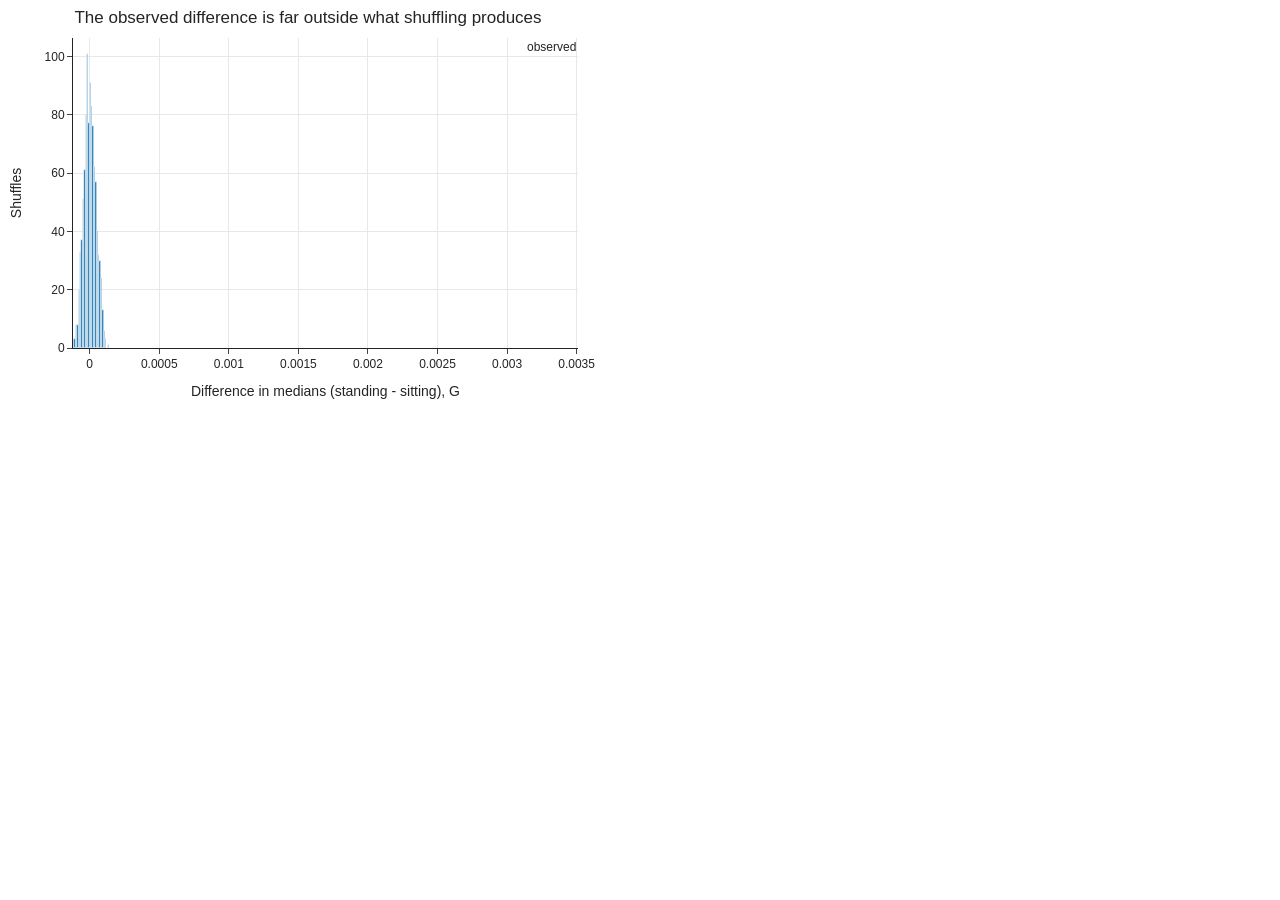
<file: assets/permutation-test.html>
<html>
<head><meta charset="utf-8" /></head>
<body>
    <div>                        <script type="text/javascript">window.PlotlyConfig = {MathJaxConfig: 'local'};</script>
        <script charset="utf-8" src="https://cdn.plot.ly/plotly-2.35.2.min.js"></script>                <div id="8777e484-1fe4-4da0-bb8d-409d77f60e72" class="plotly-graph-div" style="height:400px; width:600px;"></div>            <script type="text/javascript">                                    window.PLOTLYENV=window.PLOTLYENV || {};                                    if (document.getElementById("8777e484-1fe4-4da0-bb8d-409d77f60e72")) {                    Plotly.newPlot(                        "8777e484-1fe4-4da0-bb8d-409d77f60e72",                        [{"alignmentgroup":"True","bingroup":"x","hovertemplate":"Difference in medians (standing - sitting), G=%{x}\u003cbr\u003ecount=%{y}\u003cextra\u003e\u003c\u002fextra\u003e","legendgroup":"","marker":{"color":"#1F77B4","pattern":{"shape":""}},"name":"","nbinsx":40,"offsetgroup":"","orientation":"v","showlegend":false,"x":[-7.000286132097244e-06,0.0001150001771748066,-6.00004568696022e-06,3.900006413459778e-05,2.800021320581436e-05,-4.099961370229721e-05,-2.7999747544527054e-05,-4.5999884605407715e-05,-8.899997919797897e-05,1.8999911844730377e-05,4.5000109821558e-05,1.1499505490064621e-05,-0.00010599987581372261,-7.500406354665756e-06,1.2999866157770157e-05,1.7999671399593353e-05,-7.00000673532486e-05,-8.999835699796677e-06,-5.100015550851822e-05,3.550015389919281e-05,8.00006091594696e-06,4.100007936358452e-05,3.400025889277458e-05,5.9999991208314896e-05,-2.00001522898674e-06,1.600012183189392e-05,-2.7999747544527054e-05,2.0999927073717117e-05,3.50000336766243e-05,7.200008258223534e-05,1.9999686628580093e-05,-9.900005534291267e-05,3.300001844763756e-05,-6.00004568696022e-06,8.299993351101875e-05,-5.000270903110504e-06,8.999835699796677e-06,1.2999866157770157e-05,-7.400009781122208e-05,-8.399970829486847e-05,-4.5999884605407715e-05,-5.000270903110504e-06,4.00003045797348e-06,-3.3999793231487274e-05,1.4999881386756897e-05,4.00003045797348e-06,1.4999881386756897e-05,2.7999747544527054e-05,2.600019797682762e-05,9.999610483646393e-06,5.299970507621765e-05,9.199976921081543e-05,5.7999975979328156e-05,-3.900006413459778e-05,6.800005212426186e-05,-2.4999957531690598e-05,-1.4998950064182281e-06,3.50000336766243e-05,6.9998204708099365e-06,1.6999896615743637e-05,-1.4999881386756897e-05,-1.00000761449337e-05,2.00001522898674e-05,-3.7999823689460754e-05,8.699996396899223e-05,6.00004568696022e-06,4.00003045797348e-06,-3.7999823689460754e-05,4.349974915385246e-05,6.00004568696022e-06,5.699973553419113e-05,2.200016751885414e-05,-4.9999915063381195e-05,7.600011304020882e-05,2.00001522898674e-05,-5.3999945521354675e-05,-2.2999942302703857e-05,2.150004729628563e-05,2.0999927073717117e-05,4.299962893128395e-05,-2.3999717086553574e-05,4.700012505054474e-05,-6.600003689527512e-05,-5.699973553419113e-05,-1.00000761449337e-05,3.300001844763756e-05,2.2999942302703857e-05,-2.1999701857566833e-05,-5.9999991208314896e-05,2.8999987989664078e-05,2.2999942302703857e-05,-3.100000321865082e-05,-3.1999778002500534e-05,-3.200024366378784e-05,-3.300001844763756e-05,-5.7999975979328156e-05,-1.7999671399593353e-05,4.999805241823196e-06,8.999835699796677e-06,-3.5999808460474014e-05,-3.5999808460474014e-05,-3.7999823689460754e-05,9.250035509467125e-05,-1.4998950064182281e-06,5.1999930292367935e-05,8.250027894973755e-05,7.700035348534584e-05,-3.000255674123764e-06,3.350013867020607e-05,-6.299978122115135e-05,1.8999911844730377e-05,-1.9999686628580093e-05,7.400009781122208e-05,-2.4999957531690598e-05,1.8999911844730377e-05,1.0999850928783417e-05,-5.5999960750341415e-05,9.999610483646393e-06,4.499964416027069e-05,-4.5999884605407715e-05,-4.900014027953148e-05,-3.6499928683042526e-05,6.250012665987015e-05,5.300017073750496e-05,5.50001859664917e-05,-6.499979645013809e-05,7.800012826919556e-05,-1.2999866157770157e-05,3.5999808460474014e-05,-3.0499882996082306e-05,5.04995696246624e-05,9.997747838497162e-07,-2.8999987989664078e-05,-2.00001522898674e-05,-2.600019797682762e-05,-1.9999686628580093e-05,-6.00004568696022e-06,-2.200016751885414e-05,1.4999881386756897e-05,-1.7999671399593353e-05,3.50000336766243e-05,-5.700020119547844e-05,1.8999911844730377e-05,-2.3999717086553574e-05,4.1999854147434235e-05,2.8999987989664078e-05,-3.7999823689460754e-05,9.999983012676239e-05,-2.2999942302703857e-05,-3.5999808460474014e-05,1.4998950064182281e-06,-9.099999442696571e-05,-6.00004568696022e-06,6.400002166628838e-05,-8.00001434981823e-05,1.6999896615743637e-05,2.8499867767095566e-05,3.800028935074806e-05,2.2999942302703857e-05,2.2499822080135345e-05,4.449998959898949e-05,-2.3999717086553574e-05,7.50003382563591e-05,-3.9999838918447495e-05,-4.100007936358452e-05,9.997747838497162e-07,4.100007936358452e-05,-2.00001522898674e-06,-5.7999975979328156e-05,-4.1999854147434235e-05,-2.350006252527237e-05,-2.200016751885414e-05,-4.100007936358452e-05,2.00001522898674e-06,-4.5999884605407715e-05,-4.3999869376420975e-05,-4.9999915063381195e-05,-4.7999899834394455e-05,0.0,-2.5999732315540314e-05,7.100030779838562e-05,-6.9998204708099365e-06,-5.7999975979328156e-05,-0.0001150001771748066,-1.00000761449337e-05,-1.3999640941619873e-05,1.400010660290718e-05,-3.7999823689460754e-05,5.299970507621765e-05,7.400009781122208e-05,-2.7999747544527054e-05,3.00002284348011e-05,-1.000240445137024e-06,9.999610483646393e-06,-1.00000761449337e-05,-6.400002166628838e-05,0.0,-7.000286132097244e-06,-9.200023487210274e-05,-1.4999881386756897e-05,8.400017395615578e-05,-4.5999884605407715e-05,6.700027734041214e-05,1.0499730706214905e-05,-0.0001000002957880497,9.999610483646393e-06,1.8499791622161865e-05,4.7999899834394455e-05,-1.4999881386756897e-05,-1.0999850928783417e-05,4.499964416027069e-05,-3.54996882379055e-05,-6.200000643730164e-05,4.7999899834394455e-05,-1.2999866157770157e-05,-6.500165909528732e-06,8.400017395615578e-05,9.997747838497162e-07,3.600027412176132e-05,-7.00000673532486e-05,2.2499822080135345e-05,-7.000286132097244e-06,4.999805241823196e-06,-2.8999987989664078e-05,1.0999850928783417e-05,1.6999896615743637e-05,3.800028935074806e-05,6.250012665987015e-05,8.00001434981823e-05,-2.00001522898674e-05,3.50000336766243e-05,-2.2999942302703857e-05,7.300032302737236e-05,-4.3999869376420975e-05,-4.499964416027069e-05,-8.999835699796677e-06,-2.1999701857566833e-05,-5.149981006979942e-05,7.800012826919556e-05,4.900014027953148e-05,2.4999957531690598e-05,6.9998204708099365e-06,1.800013706088066e-05,9.999610483646393e-06,-2.9999762773513794e-05,4.1999854147434235e-05,3.700004890561104e-05,-1.550000160932541e-05,1.200009137392044e-05,-5.000270903110504e-06,1.600012183189392e-05,-1.7999671399593353e-05,-1.0999850928783417e-05,-1.0999850928783417e-05,-2.1999701857566833e-05,2.8999987989664078e-05,-6.650015711784363e-05,-3.9999838918447495e-05,9.997747838497162e-07,-4.100007936358452e-05,-1.1999625712633133e-05,4.00003045797348e-06,-6.800005212426186e-05,-5.700020119547844e-05,4.299962893128395e-05,-2.800021320581436e-05,5.7499855756759644e-05,7.499987259507179e-05,3.5999808460474014e-05,2.00001522898674e-06,-3.200024366378784e-05,-3.7999823689460754e-05,-3.900006413459778e-05,3.700004890561104e-05,1.8999911844730377e-05,-2.400018274784088e-05,3.300001844763756e-05,1.7999671399593353e-05,-3.5999808460474014e-05,-2.4499837309122086e-05,5.1999930292367935e-05,-1.000240445137024e-06,8.100038394331932e-05,-2.0499806851148605e-05,-4.5999884605407715e-05,2.5499612092971802e-05,8.800020441412926e-05,2.00001522898674e-06,4.900014027953148e-05,-4.300009459257126e-05,5.700020119547844e-05,-1.6999896615743637e-05,-6.200000643730164e-05,-2.2500287741422653e-05,-2.3999717086553574e-05,1.0999850928783417e-05,2.9997900128364563e-06,-4.00003045797348e-06,-4.349974915385246e-05,-2.6999972760677338e-05,7.50003382563591e-05,5.699973553419113e-05,4.999805241823196e-06,8.699996396899223e-05,-1.4998950064182281e-06,5.099968984723091e-05,9.997747838497162e-07,6.100023165345192e-05,-4.00003045797348e-06,6.850017234683037e-05,4.00003045797348e-06,-4.1999854147434235e-05,6.9998204708099365e-06,4.1999854147434235e-05,5.1999930292367935e-05,3.5999808460474014e-05,-2.2999942302703857e-05,6.300024688243866e-05,6.800005212426186e-05,7.800012826919556e-05,6.00004568696022e-06,5.5999960750341415e-05,-1.400010660290718e-05,-4.9999915063381195e-05,-4.5999884605407715e-05,2.4499837309122086e-05,-2.5999732315540314e-05,-5.7999975979328156e-05,3.600027412176132e-05,-1.5999656170606613e-05,7.900036871433258e-05,-4.1999854147434235e-05,2.6999972760677338e-05,-4.500150680541992e-06,4.9999915063381195e-05,-5.099968984723091e-05,-1.0999850928783417e-05,-1.3999640941619873e-05,-3.5999808460474014e-05,-3.150012344121933e-05,-4.00003045797348e-06,-1.8999911844730377e-05,5.9999991208314896e-05,-2.7999747544527054e-05,8.699996396899223e-05,2.600019797682762e-05,-1.4998950064182281e-06,7.249973714351654e-05,-4.499964416027069e-05,-1.00000761449337e-05,4.299962893128395e-05,2.200016751885414e-05,-2.350006252527237e-05,-6.900029256939888e-05,-5.9999991208314896e-05,2.400018274784088e-05,3.50000336766243e-05,4.999805241823196e-06,-2.500135451555252e-06,8.00001434981823e-05,9.997747838497162e-07,-1.4999881386756897e-05,-4.449998959898949e-05,8.999835699796677e-06,5.499972030520439e-05,3.800028935074806e-05,6.600003689527512e-05,-1.400010660290718e-05,8.299993351101875e-05,-2.2999942302703857e-05,-6.299978122115135e-05,5.250005051493645e-05,1.200009137392044e-05,-4.1999854147434235e-05,-0.00010600034147500992,-7.600011304020882e-05,1.4999881386756897e-05,8.00006091594696e-06,-2.9997900128364563e-06,-4.00003045797348e-06,-5.100015550851822e-05,1.1999625712633133e-05,-8.599972352385521e-05,4.3999869376420975e-05,-8.350005373358727e-05,-7.300032302737236e-05,6.300024688243866e-05,-1.00000761449337e-05,4.100007936358452e-05,-9.099999442696571e-05,-2.500135451555252e-06,-4.3999869376420975e-05,-1.6999896615743637e-05,1.8999911844730377e-05,9.997747838497162e-07,-1.6999896615743637e-05,-0.00011250004172325134,1.4998950064182281e-06,-3.899959847331047e-05,8.999835699796677e-06,-2.9999762773513794e-05,-1.4998950064182281e-06,-3.300001844763756e-05,9.799981489777565e-05,-2.9997900128364563e-06,9.199976921081543e-05,8.00006091594696e-06,-4.0499959141016006e-05,-6.800005212426186e-05,6.00004568696022e-06,7.800012826919556e-05,9.997747838497162e-07,-1.6999896615743637e-05,-2.0999927073717117e-05,-7.000286132097244e-06,7.149996235966682e-05,4.499964416027069e-05,-6.50002621114254e-05,-4.00003045797348e-06,0.00011599995195865631,-5.7999975979328156e-05,-3.100000321865082e-05,2.7499627321958542e-05,7.699988782405853e-05,3.400025889277458e-05,-1.2999866157770157e-05,1.2999866157770157e-05,-7.300032302737236e-05,-3.1999778002500534e-05,-2.7999747544527054e-05,1.0499730706214905e-05,-3.7999823689460754e-05,3.50000336766243e-05,2.00001522898674e-06,4.999805241823196e-06,-4.5000109821558e-05,-4.3999869376420975e-05,6.9998204708099365e-06,-3.699958324432373e-05,7.999595254659653e-06,2.7999747544527054e-05,-2.400018274784088e-05,4.5999884605407715e-05,-7.750000804662704e-05,-6.600003689527512e-05,8.099991828203201e-05,2.1999701857566833e-05,-3.50000336766243e-05,6.9998204708099365e-06,-2.1999701857566833e-05,-1.750001683831215e-05,-1.0999850928783417e-05,3.00002284348011e-05,-1.200009137392044e-05,5.299970507621765e-05,2.8499867767095566e-05,4.00003045797348e-06,3.800028935074806e-05,1.6999896615743637e-05,-1.8999911844730377e-05,-3.7999823689460754e-05,8.999835699796677e-06,-1.8999911844730377e-05,-8.150003850460052e-05,-6.449967622756958e-05,1.0999850928783417e-05,-2.600019797682762e-05,-1.4499761164188385e-05,4.100007936358452e-05,3.50000336766243e-05,-1.0999850928783417e-05,4.999805241823196e-06,1.0999850928783417e-05,4.3999869376420975e-05,2.8499867767095566e-05,-4.3999869376420975e-05,3.700004890561104e-05,1.4499761164188385e-05,-2.00001522898674e-05,9.499490261077881e-06,7.999595254659653e-06,1.8999911844730377e-05,1.4998950064182281e-06,-7.950002327561378e-05,6.899982690811157e-05,-1.0999850928783417e-05,6.600003689527512e-05,9.300000965595245e-05,-4.900014027953148e-05,4.999805241823196e-06,-3.100000321865082e-05,3.700004890561104e-05,-3.4499913454055786e-05,9.900005534291267e-05,5.9999991208314896e-05,-1.7999671399593353e-05,1.9999686628580093e-05,-6.100023165345192e-05,2.8999987989664078e-05,5.300017073750496e-05,-2.2999942302703857e-05,8.599972352385521e-05,3.100000321865082e-05,2.200016751885414e-05,9.997747838497162e-07,2.200016751885414e-05,3.300001844763756e-05,-2.600019797682762e-05,1.4999881386756897e-05,-4.500150680541992e-06,1.6999896615743637e-05,7.999595254659653e-06,9.599979966878891e-05,2.00001522898674e-06,-1.1999625712633133e-05,-1.7999671399593353e-05,3.600027412176132e-05,1.7999671399593353e-05,3.00002284348011e-05,-9.0000219643116e-05,1.950003206729889e-05,1.8999911844730377e-05,1.7999671399593353e-05,7.449975237250328e-05,2.00001522898674e-05,2.2999942302703857e-05,-2.200016751885414e-05,-6.299978122115135e-05,-4.5999884605407715e-05,-1.3499520719051361e-05,-6.099976599216461e-05,-5.000270903110504e-06,-7.00000673532486e-05,1.2999866157770157e-05,-3.1999778002500534e-05,-1.00000761449337e-05,-2.6999972760677338e-05,-8.00006091594696e-06,-2.2999942302703857e-05,6.800005212426186e-05,-5.5999960750341415e-05,-8.00006091594696e-06,2.400018274784088e-05,2.400018274784088e-05,-2.1999701857566833e-05,4.00003045797348e-06,-5.000270903110504e-06,-2.9997900128364563e-06,1.1999625712633133e-05,2.3999717086553574e-05,2.0999927073717117e-05,-4.3999869376420975e-05,2.550007775425911e-05,-1.0999850928783417e-05,3.7999823689460754e-05,-5.899975076317787e-05,2.1999701857566833e-05,6.50002621114254e-05,-4.699965938925743e-05,-3.950018435716629e-05,4.849955439567566e-05,-7.800012826919556e-05,1.2999866157770157e-05,6.849970668554306e-05,-2.00001522898674e-05,-3.300001844763756e-05,-0.00011100014671683311,1.600012183189392e-05,-5.000270903110504e-06,-9.599979966878891e-05,7.400009781122208e-05,-3.100000321865082e-05,-1.4999881386756897e-05,-8.999835699796677e-06,-3.1999778002500534e-05,3.50000336766243e-05,2.6499852538108826e-05,-1.1999625712633133e-05,6.600003689527512e-05,7.800012826919556e-05,-7.00000673532486e-05,8.899997919797897e-05,-6.200000643730164e-05,3.400025889277458e-05,5.100015550851822e-05,6.699981167912483e-05,4.999805241823196e-06,-3.7999823689460754e-05,3.00002284348011e-05,-1.0999850928783417e-05,-8.999835699796677e-06,-8.00006091594696e-06,4.00003045797348e-06,-5.700020119547844e-05,8.00001434981823e-05,5.449960008263588e-05,-3.9999838918447495e-05,4.5000109821558e-05,7.999595254659653e-06,-7.600011304020882e-05,-5.000270903110504e-06,-1.3999640941619873e-05,-7.800012826919556e-05,-1.0999850928783417e-05,2.5999732315540314e-05,6.600003689527512e-05,-5.900021642446518e-05,-6.250012665987015e-05,-6.100023165345192e-05,-5.9999991208314896e-05,3.5999808460474014e-05,-6.499979645013809e-05,1.600012183189392e-05,6.400002166628838e-05,-3.750016912817955e-05,-7.600011304020882e-05,7.400009781122208e-05,-1.8999911844730377e-05,-1.00000761449337e-05,-3.499956801533699e-05,-3.300001844763756e-05,3.300001844763756e-05,8.250027894973755e-05,7.400009781122208e-05,-6.200000643730164e-05,6.9998204708099365e-06,2.200016751885414e-05,-1.0999850928783417e-05,4.3999869376420975e-05,-4.996545612812042e-07,2.149958163499832e-05,5.1999930292367935e-05,-1.9999686628580093e-05,-1.00000761449337e-05,4.699965938925743e-05,-2.400018274784088e-05,2.8999987989664078e-05,1.0999850928783417e-05,-4.349974915385246e-05,-1.0999850928783417e-05,-3.300001844763756e-05,-6.699981167912483e-05,-1.4998950064182281e-06,2.6999972760677338e-05,4.9999915063381195e-05,-3.400025889277458e-05,-3.699958324432373e-05,0.00011600041761994362,5.900021642446518e-05,-4.649953916668892e-05,-9.199976921081543e-05,-3.9999838918447495e-05,-2.00001522898674e-05,-2.2999942302703857e-05,5.3999945521354675e-05,-6.149988621473312e-05,-1.0999850928783417e-05,1.6999896615743637e-05,6.400002166628838e-05,0.00010199984535574913,9.499490261077881e-06,-4.7999899834394455e-05,2.600019797682762e-05,6.600003689527512e-05,7.600011304020882e-05,2.00001522898674e-06,2.7999747544527054e-05,4.3999869376420975e-05,2.8999987989664078e-05,-3.300001844763756e-05,3.900006413459778e-05,2.0499806851148605e-05,-2.00001522898674e-05,2.600019797682762e-05,4.150019958615303e-05,6.9998204708099365e-06,5.1999930292367935e-05,-5.50001859664917e-05,2.0999927073717117e-05,-1.0999850928783417e-05,-1.4999881386756897e-05,3.3999793231487274e-05,-7.600011304020882e-05,-1.0999850928783417e-05,2.950010821223259e-05,-5.1999930292367935e-05,1.200009137392044e-05,2.2999942302703857e-05,-1.7999671399593353e-05,5.300017073750496e-05,4.499964416027069e-05,4.200031980872154e-05,-2.0999927073717117e-05,-1.000240445137024e-06,-1.8999911844730377e-05,-2.8999987989664078e-05,6.9998204708099365e-06,4.00003045797348e-06,-9.500421583652496e-06,1.2999866157770157e-05,-1.8499791622161865e-05,9.300000965595245e-05,-1.200009137392044e-05,1.8999911844730377e-05,5.7999975979328156e-05,-2.9997900128364563e-06,-5.7999975979328156e-05,-3.9999838918447495e-05,3.9999838918447495e-05,8.100038394331932e-05,-1.8999911844730377e-05,2.400018274784088e-05,-3.2499898225069046e-05,2.7999747544527054e-05,5.3999945521354675e-05,-2.00001522898674e-05,5.9999991208314896e-05,2.800021320581436e-05,3.900006413459778e-05,4.00003045797348e-06,2.00001522898674e-06,-1.3999640941619873e-05,-7.000286132097244e-06,1.400010660290718e-05,3.700004890561104e-05,-5.3999945521354675e-05,-1.400010660290718e-05,-8.00006091594696e-06,-5.149981006979942e-05,-7.000286132097244e-06,4.2499974370002747e-05,-1.6999896615743637e-05,-6.400002166628838e-05,-2.1999701857566833e-05,2.00001522898674e-05,5.300017073750496e-05,3.100000321865082e-05,-9.000301361083984e-06,5.50001859664917e-05,-4.099961370229721e-05,7.099984213709831e-05,-4.449952393770218e-05,-2.00001522898674e-05,0.00010800035670399666,4.900014027953148e-05,-5.000270903110504e-06,1.7999671399593353e-05,7.999595254659653e-06,4.00003045797348e-06,1.200009137392044e-05,1.1999625712633133e-05,2.0999927073717117e-05,-8.00006091594696e-06,-2.00001522898674e-05,-7.000286132097244e-06,3.00002284348011e-05,-5.000270903110504e-06,-6.699981167912483e-05,1.6999896615743637e-05,5.499459803104401e-06,-5.299970507621765e-05,-1.950003206729889e-05,2.4999957531690598e-05,9.997747838497162e-07,-1.2999866157770157e-05,1.0999850928783417e-05,1.0999850928783417e-05,-7.499987259507179e-05,7.900036871433258e-05,-7.599964737892151e-05,6.100023165345192e-05,3.300001844763756e-05,-6.00004568696022e-06,4.299962893128395e-05,3.200024366378784e-05,1.8500257283449173e-05,5.3999945521354675e-05,2.4999957531690598e-05,-6.300024688243866e-05,9.999610483646393e-06,2.9999762773513794e-05,4.2499974370002747e-05,-3.3999793231487274e-05,3.00002284348011e-05,-5.000270903110504e-06,3.900006413459778e-05,-1.00000761449337e-05,-4.099961370229721e-05,-4.7999899834394455e-05,8.699996396899223e-05,6.4997002482414246e-06,-2.4999957531690598e-05,-1.5999656170606613e-05,1.200009137392044e-05,2.4999957531690598e-05,4.899967461824417e-05,5.7999975979328156e-05,-3.2499898225069046e-05,-1.00000761449337e-05,-9.500421583652496e-06,4.0500424802303314e-05,-8.199969306588173e-05,6.300024688243866e-05,6.600003689527512e-05,-5.50001859664917e-05,-2.3999717086553574e-05,4.650000482797623e-05,-8.500181138515472e-06,6.800005212426186e-05,1.4998950064182281e-06,-1.0999850928783417e-05,7.999595254659653e-06,2.950010821223259e-05,-1.3999640941619873e-05,3.300001844763756e-05,-1.0999850928783417e-05,-6.00004568696022e-06,2.200016751885414e-05,3.8500409573316574e-05,-8.00006091594696e-06,-6.200000643730164e-05,-6.699981167912483e-05,-2.3999717086553574e-05,0.00010100007057189941,-1.4999881386756897e-05,9.900005534291267e-05,-1.8999911844730377e-05,4.100007936358452e-05,2.200016751885414e-05,-4.699965938925743e-05,0.00010700011625885963,-2.2999942302703857e-05,3.600027412176132e-05,1.800013706088066e-05,-2.7999747544527054e-05,7.200008258223534e-05,-2.2500287741422653e-05,1.0999850928783417e-05,-1.00000761449337e-05,-2.9997900128364563e-06,1.4999881386756897e-05,-5.7999975979328156e-05,2.9997900128364563e-06,-1.3999640941619873e-05,-5.699973553419113e-05,2.7499627321958542e-05,-2.7999747544527054e-05,-1.4999881386756897e-05,-1.6999896615743637e-05,4.100007936358452e-05,-2.1999701857566833e-05,2.8999987989664078e-05,1.6999896615743637e-05,-7.000286132097244e-06,-2.4500302970409393e-05,-2.6999972760677338e-05,1.3999640941619873e-05,-2.2999942302703857e-05,-5.9999991208314896e-05,6.9998204708099365e-06,4.700012505054474e-05,4.299962893128395e-05,-8.00006091594696e-06,3.000255674123764e-06,-6.899982690811157e-05,1.800013706088066e-05,7.400009781122208e-05,-1.4999881386756897e-05,1.1999625712633133e-05,-4.5999884605407715e-05,2.9999762773513794e-05,-1.8999911844730377e-05,1.6999896615743637e-05,5.9999991208314896e-05,-6.900029256939888e-05,4.999805241823196e-06,2.500135451555252e-06,1.200009137392044e-05,-4.3999869376420975e-05,-5.50001859664917e-05,0.00010200031101703644,-3.3999793231487274e-05,-6.00004568696022e-06,4.5000109821558e-05,3.400025889277458e-05,1.950003206729889e-05,-4.00003045797348e-06,-3.3999793231487274e-05,-2.6999972760677338e-05,4.00003045797348e-06,6.699981167912483e-05,1.950003206729889e-05,1.400010660290718e-05,-1.5999656170606613e-05,-1.0500196367502213e-05,-5.099968984723091e-05,-1.4999881386756897e-05,-1.0999850928783417e-05,4.299962893128395e-05,5.5999960750341415e-05,-3.50000336766243e-05,6.449967622756958e-05,1.0999850928783417e-05,-2.4999957531690598e-05,-4.300009459257126e-05,7.099984213709831e-05,4.100007936358452e-05,5.00120222568512e-07,-1.2999866157770157e-05,3.0499882996082306e-05,-7.300032302737236e-05,-1.8999911844730377e-05,4.9999915063381195e-05,2.6999972760677338e-05,-1.2999866157770157e-05,6.699981167912483e-05,8.099991828203201e-05,8.699996396899223e-05,3.9999838918447495e-05,5.699973553419113e-05,-4.2499974370002747e-05,-3.1999778002500534e-05,1.2999866157770157e-05,-2.0999927073717117e-05,2.4999957531690598e-05,7.899990305304527e-05,1.8999911844730377e-05,-2.5999732315540314e-05,3.00002284348011e-05,-1.4999881386756897e-05,-4.300009459257126e-05,8.499994874000549e-05,0.000130500178784132,4.300009459257126e-05,1.6999896615743637e-05,-1.5999656170606613e-05,4.9999915063381195e-05,-7.000286132097244e-06,2.9997900128364563e-06,-1.4998950064182281e-06,4.499964416027069e-05,4.5999884605407715e-05,1.400010660290718e-05,-2.4999957531690598e-05,-5.750032141804695e-05,-1.0500196367502213e-05,-4.9999915063381195e-05,9.300000965595245e-05,-2.200016751885414e-05,-8.350005373358727e-05,-7.150042802095413e-05,2.00001522898674e-06,6.800005212426186e-05,2.800021320581436e-05,2.0999927073717117e-05,-7.799966260790825e-05,6.00004568696022e-06,1.2999866157770157e-05,4.150019958615303e-05,-9.50000248849392e-05,-7.000286132097244e-06,-4.349974915385246e-05,9.200023487210274e-05,8.00001434981823e-05,-5.3999945521354675e-05,-1.7999671399593353e-05,2.5499612092971802e-05,-1.8999911844730377e-05,-5.900021642446518e-05,4.7999899834394455e-05,-2.3999717086553574e-05,5.50001859664917e-05,-2.7999747544527054e-05,-1.1999625712633133e-05,1.8999911844730377e-05,3.349967300891876e-05,6.699981167912483e-05,-8.999835699796677e-06,4.699965938925743e-05,4.999805241823196e-06,-6.700027734041214e-05,-5.3999945521354675e-05,-3.300001844763756e-05,6.099976599216461e-05,-3.7999823689460754e-05,4.9999915063381195e-05,2.0999927073717117e-05,-5.000270903110504e-06,8.999975398182869e-05,-6.600003689527512e-05,-2.4999957531690598e-05,9.199976921081543e-05,-1.0999850928783417e-05,-6.00004568696022e-06,3.3999793231487274e-05,0.00010999990627169609,-3.5999808460474014e-05,3.100000321865082e-05,9.999610483646393e-06,3.00002284348011e-05],"xaxis":"x","yaxis":"y","type":"histogram"}],                        {"template":{"data":{"barpolar":[{"marker":{"line":{"color":"white","width":0.5},"pattern":{"fillmode":"overlay","size":10,"solidity":0.2}},"type":"barpolar"}],"bar":[{"error_x":{"color":"rgb(36,36,36)"},"error_y":{"color":"rgb(36,36,36)"},"marker":{"line":{"color":"white","width":0.5},"pattern":{"fillmode":"overlay","size":10,"solidity":0.2}},"type":"bar"}],"carpet":[{"aaxis":{"endlinecolor":"rgb(36,36,36)","gridcolor":"white","linecolor":"white","minorgridcolor":"white","startlinecolor":"rgb(36,36,36)"},"baxis":{"endlinecolor":"rgb(36,36,36)","gridcolor":"white","linecolor":"white","minorgridcolor":"white","startlinecolor":"rgb(36,36,36)"},"type":"carpet"}],"choropleth":[{"colorbar":{"outlinewidth":1,"tickcolor":"rgb(36,36,36)","ticks":"outside"},"type":"choropleth"}],"contourcarpet":[{"colorbar":{"outlinewidth":1,"tickcolor":"rgb(36,36,36)","ticks":"outside"},"type":"contourcarpet"}],"contour":[{"colorbar":{"outlinewidth":1,"tickcolor":"rgb(36,36,36)","ticks":"outside"},"colorscale":[[0.0,"#440154"],[0.1111111111111111,"#482878"],[0.2222222222222222,"#3e4989"],[0.3333333333333333,"#31688e"],[0.4444444444444444,"#26828e"],[0.5555555555555556,"#1f9e89"],[0.6666666666666666,"#35b779"],[0.7777777777777778,"#6ece58"],[0.8888888888888888,"#b5de2b"],[1.0,"#fde725"]],"type":"contour"}],"heatmapgl":[{"colorbar":{"outlinewidth":1,"tickcolor":"rgb(36,36,36)","ticks":"outside"},"colorscale":[[0.0,"#440154"],[0.1111111111111111,"#482878"],[0.2222222222222222,"#3e4989"],[0.3333333333333333,"#31688e"],[0.4444444444444444,"#26828e"],[0.5555555555555556,"#1f9e89"],[0.6666666666666666,"#35b779"],[0.7777777777777778,"#6ece58"],[0.8888888888888888,"#b5de2b"],[1.0,"#fde725"]],"type":"heatmapgl"}],"heatmap":[{"colorbar":{"outlinewidth":1,"tickcolor":"rgb(36,36,36)","ticks":"outside"},"colorscale":[[0.0,"#440154"],[0.1111111111111111,"#482878"],[0.2222222222222222,"#3e4989"],[0.3333333333333333,"#31688e"],[0.4444444444444444,"#26828e"],[0.5555555555555556,"#1f9e89"],[0.6666666666666666,"#35b779"],[0.7777777777777778,"#6ece58"],[0.8888888888888888,"#b5de2b"],[1.0,"#fde725"]],"type":"heatmap"}],"histogram2dcontour":[{"colorbar":{"outlinewidth":1,"tickcolor":"rgb(36,36,36)","ticks":"outside"},"colorscale":[[0.0,"#440154"],[0.1111111111111111,"#482878"],[0.2222222222222222,"#3e4989"],[0.3333333333333333,"#31688e"],[0.4444444444444444,"#26828e"],[0.5555555555555556,"#1f9e89"],[0.6666666666666666,"#35b779"],[0.7777777777777778,"#6ece58"],[0.8888888888888888,"#b5de2b"],[1.0,"#fde725"]],"type":"histogram2dcontour"}],"histogram2d":[{"colorbar":{"outlinewidth":1,"tickcolor":"rgb(36,36,36)","ticks":"outside"},"colorscale":[[0.0,"#440154"],[0.1111111111111111,"#482878"],[0.2222222222222222,"#3e4989"],[0.3333333333333333,"#31688e"],[0.4444444444444444,"#26828e"],[0.5555555555555556,"#1f9e89"],[0.6666666666666666,"#35b779"],[0.7777777777777778,"#6ece58"],[0.8888888888888888,"#b5de2b"],[1.0,"#fde725"]],"type":"histogram2d"}],"histogram":[{"marker":{"line":{"color":"white","width":0.6}},"type":"histogram"}],"mesh3d":[{"colorbar":{"outlinewidth":1,"tickcolor":"rgb(36,36,36)","ticks":"outside"},"type":"mesh3d"}],"parcoords":[{"line":{"colorbar":{"outlinewidth":1,"tickcolor":"rgb(36,36,36)","ticks":"outside"}},"type":"parcoords"}],"pie":[{"automargin":true,"type":"pie"}],"scatter3d":[{"line":{"colorbar":{"outlinewidth":1,"tickcolor":"rgb(36,36,36)","ticks":"outside"}},"marker":{"colorbar":{"outlinewidth":1,"tickcolor":"rgb(36,36,36)","ticks":"outside"}},"type":"scatter3d"}],"scattercarpet":[{"marker":{"colorbar":{"outlinewidth":1,"tickcolor":"rgb(36,36,36)","ticks":"outside"}},"type":"scattercarpet"}],"scattergeo":[{"marker":{"colorbar":{"outlinewidth":1,"tickcolor":"rgb(36,36,36)","ticks":"outside"}},"type":"scattergeo"}],"scattergl":[{"marker":{"colorbar":{"outlinewidth":1,"tickcolor":"rgb(36,36,36)","ticks":"outside"}},"type":"scattergl"}],"scattermapbox":[{"marker":{"colorbar":{"outlinewidth":1,"tickcolor":"rgb(36,36,36)","ticks":"outside"}},"type":"scattermapbox"}],"scatterpolargl":[{"marker":{"colorbar":{"outlinewidth":1,"tickcolor":"rgb(36,36,36)","ticks":"outside"}},"type":"scatterpolargl"}],"scatterpolar":[{"marker":{"colorbar":{"outlinewidth":1,"tickcolor":"rgb(36,36,36)","ticks":"outside"}},"type":"scatterpolar"}],"scatter":[{"fillpattern":{"fillmode":"overlay","size":10,"solidity":0.2},"type":"scatter"}],"scatterternary":[{"marker":{"colorbar":{"outlinewidth":1,"tickcolor":"rgb(36,36,36)","ticks":"outside"}},"type":"scatterternary"}],"surface":[{"colorbar":{"outlinewidth":1,"tickcolor":"rgb(36,36,36)","ticks":"outside"},"colorscale":[[0.0,"#440154"],[0.1111111111111111,"#482878"],[0.2222222222222222,"#3e4989"],[0.3333333333333333,"#31688e"],[0.4444444444444444,"#26828e"],[0.5555555555555556,"#1f9e89"],[0.6666666666666666,"#35b779"],[0.7777777777777778,"#6ece58"],[0.8888888888888888,"#b5de2b"],[1.0,"#fde725"]],"type":"surface"}],"table":[{"cells":{"fill":{"color":"rgb(237,237,237)"},"line":{"color":"white"}},"header":{"fill":{"color":"rgb(217,217,217)"},"line":{"color":"white"}},"type":"table"}]},"layout":{"annotationdefaults":{"arrowhead":0,"arrowwidth":1},"autotypenumbers":"strict","coloraxis":{"colorbar":{"outlinewidth":1,"tickcolor":"rgb(36,36,36)","ticks":"outside"}},"colorscale":{"diverging":[[0.0,"rgb(103,0,31)"],[0.1,"rgb(178,24,43)"],[0.2,"rgb(214,96,77)"],[0.3,"rgb(244,165,130)"],[0.4,"rgb(253,219,199)"],[0.5,"rgb(247,247,247)"],[0.6,"rgb(209,229,240)"],[0.7,"rgb(146,197,222)"],[0.8,"rgb(67,147,195)"],[0.9,"rgb(33,102,172)"],[1.0,"rgb(5,48,97)"]],"sequential":[[0.0,"#440154"],[0.1111111111111111,"#482878"],[0.2222222222222222,"#3e4989"],[0.3333333333333333,"#31688e"],[0.4444444444444444,"#26828e"],[0.5555555555555556,"#1f9e89"],[0.6666666666666666,"#35b779"],[0.7777777777777778,"#6ece58"],[0.8888888888888888,"#b5de2b"],[1.0,"#fde725"]],"sequentialminus":[[0.0,"#440154"],[0.1111111111111111,"#482878"],[0.2222222222222222,"#3e4989"],[0.3333333333333333,"#31688e"],[0.4444444444444444,"#26828e"],[0.5555555555555556,"#1f9e89"],[0.6666666666666666,"#35b779"],[0.7777777777777778,"#6ece58"],[0.8888888888888888,"#b5de2b"],[1.0,"#fde725"]]},"colorway":["#1F77B4","#FF7F0E","#2CA02C","#D62728","#9467BD","#8C564B","#E377C2","#7F7F7F","#BCBD22","#17BECF"],"font":{"color":"rgb(36,36,36)"},"geo":{"bgcolor":"white","lakecolor":"white","landcolor":"white","showlakes":true,"showland":true,"subunitcolor":"white"},"hoverlabel":{"align":"left"},"hovermode":"closest","mapbox":{"style":"light"},"paper_bgcolor":"white","plot_bgcolor":"white","polar":{"angularaxis":{"gridcolor":"rgb(232,232,232)","linecolor":"rgb(36,36,36)","showgrid":false,"showline":true,"ticks":"outside"},"bgcolor":"white","radialaxis":{"gridcolor":"rgb(232,232,232)","linecolor":"rgb(36,36,36)","showgrid":false,"showline":true,"ticks":"outside"}},"scene":{"xaxis":{"backgroundcolor":"white","gridcolor":"rgb(232,232,232)","gridwidth":2,"linecolor":"rgb(36,36,36)","showbackground":true,"showgrid":false,"showline":true,"ticks":"outside","zeroline":false,"zerolinecolor":"rgb(36,36,36)"},"yaxis":{"backgroundcolor":"white","gridcolor":"rgb(232,232,232)","gridwidth":2,"linecolor":"rgb(36,36,36)","showbackground":true,"showgrid":false,"showline":true,"ticks":"outside","zeroline":false,"zerolinecolor":"rgb(36,36,36)"},"zaxis":{"backgroundcolor":"white","gridcolor":"rgb(232,232,232)","gridwidth":2,"linecolor":"rgb(36,36,36)","showbackground":true,"showgrid":false,"showline":true,"ticks":"outside","zeroline":false,"zerolinecolor":"rgb(36,36,36)"}},"shapedefaults":{"fillcolor":"black","line":{"width":0},"opacity":0.3},"ternary":{"aaxis":{"gridcolor":"rgb(232,232,232)","linecolor":"rgb(36,36,36)","showgrid":false,"showline":true,"ticks":"outside"},"baxis":{"gridcolor":"rgb(232,232,232)","linecolor":"rgb(36,36,36)","showgrid":false,"showline":true,"ticks":"outside"},"bgcolor":"white","caxis":{"gridcolor":"rgb(232,232,232)","linecolor":"rgb(36,36,36)","showgrid":false,"showline":true,"ticks":"outside"}},"title":{"x":0.5,"xanchor":"center"},"xaxis":{"automargin":true,"gridcolor":"rgb(232,232,232)","linecolor":"rgb(36,36,36)","showgrid":true,"showline":true,"ticks":"outside","title":{"standoff":15},"zeroline":false,"zerolinecolor":"rgb(36,36,36)"},"yaxis":{"automargin":true,"gridcolor":"rgb(232,232,232)","linecolor":"rgb(36,36,36)","showgrid":true,"showline":true,"ticks":"outside","title":{"standoff":15},"zeroline":false,"zerolinecolor":"rgb(36,36,36)"},"autosize":true,"height":400,"margin":{"b":30,"l":30,"r":30,"t":30},"width":600}},"xaxis":{"anchor":"y","domain":[0.0,1.0],"title":{"text":"Difference in medians (standing - sitting), G"}},"yaxis":{"anchor":"x","domain":[0.0,1.0],"title":{"text":"Shuffles"}},"legend":{"tracegroupgap":0},"title":{"text":"The observed difference is far outside what shuffling produces"},"barmode":"relative","shapes":[{"line":{"color":"red"},"type":"line","x0":0.0031289998441934586,"x1":0.0031289998441934586,"xref":"x","y0":0,"y1":1,"yref":"y domain"}],"annotations":[{"showarrow":false,"text":"observed","x":0.0031289998441934586,"xanchor":"left","xref":"x","y":1,"yanchor":"top","yref":"y domain"}]},                        {"responsive": true}                    )                };                            </script>        </div>
</body>
</html>
</file>
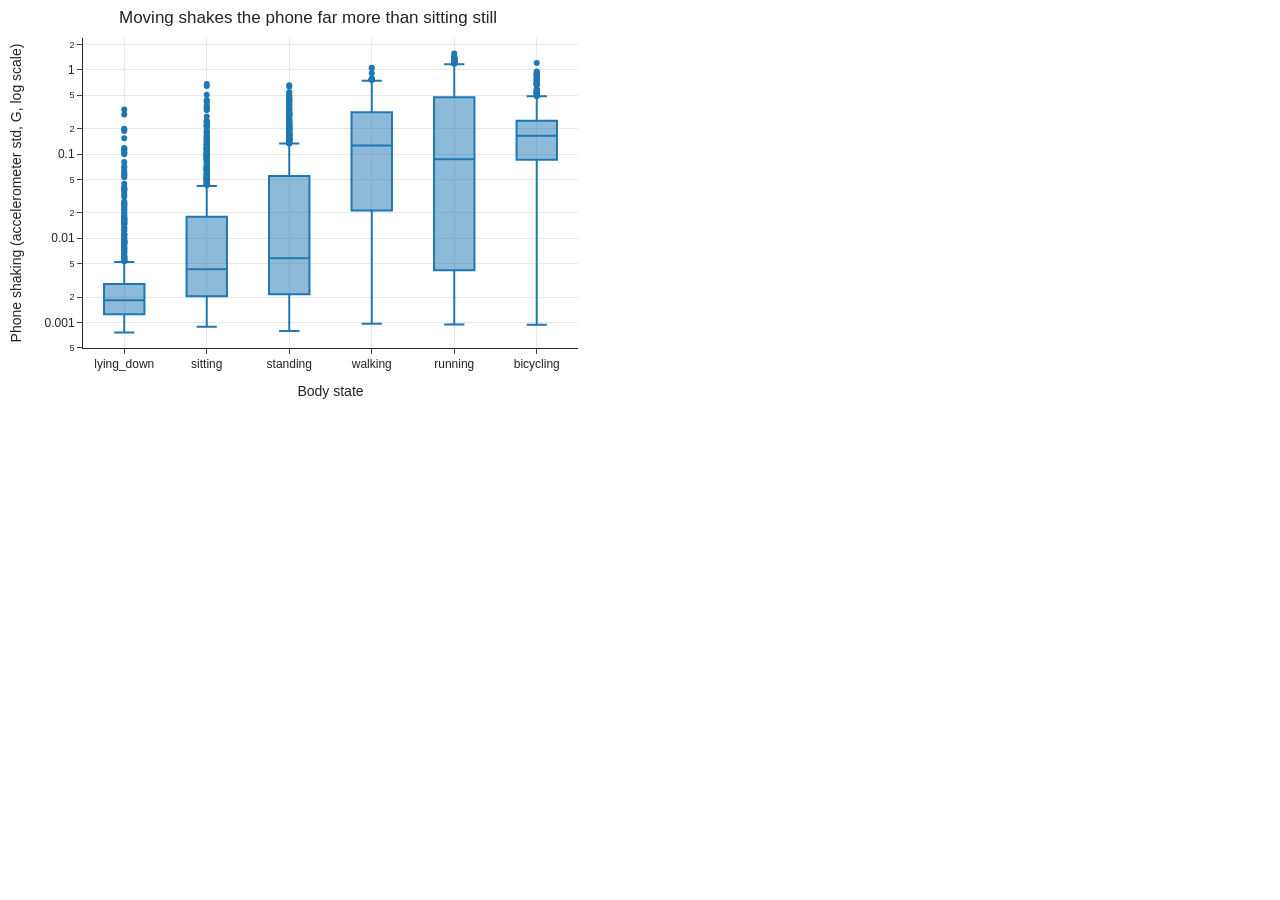
<file: assets/shaking-by-state.html>
<html>
<head><meta charset="utf-8" /></head>
<body>
    <div>                        <script type="text/javascript">window.PlotlyConfig = {MathJaxConfig: 'local'};</script>
        <script charset="utf-8" src="https://cdn.plot.ly/plotly-2.35.2.min.js"></script>                <div id="fb6066c4-8804-4d4b-a42c-cb9ae2494a7a" class="plotly-graph-div" style="height:400px; width:600px;"></div>            <script type="text/javascript">                                    window.PLOTLYENV=window.PLOTLYENV || {};                                    if (document.getElementById("fb6066c4-8804-4d4b-a42c-cb9ae2494a7a")) {                    Plotly.newPlot(                        "fb6066c4-8804-4d4b-a42c-cb9ae2494a7a",                        [{"alignmentgroup":"True","hovertemplate":"Body state=%{x}\u003cbr\u003ePhone shaking (accelerometer std, G, log scale)=%{y}\u003cextra\u003e\u003c\u002fextra\u003e","legendgroup":"","marker":{"color":"#1F77B4"},"name":"","notched":false,"offsetgroup":"","orientation":"v","showlegend":false,"x":["lying_down","lying_down","lying_down","lying_down","lying_down","lying_down","lying_down","lying_down","lying_down","lying_down","lying_down","lying_down","lying_down","lying_down","lying_down","lying_down","lying_down","lying_down","lying_down","lying_down","lying_down","lying_down","lying_down","lying_down","lying_down","lying_down","lying_down","lying_down","lying_down","lying_down","lying_down","lying_down","lying_down","lying_down","lying_down","lying_down","lying_down","lying_down","lying_down","lying_down","lying_down","lying_down","lying_down","lying_down","lying_down","lying_down","lying_down","lying_down","lying_down","lying_down","lying_down","lying_down","lying_down","lying_down","lying_down","lying_down","lying_down","lying_down","lying_down","lying_down","lying_down","lying_down","lying_down","lying_down","lying_down","lying_down","lying_down","lying_down","lying_down","lying_down","lying_down","lying_down","lying_down","lying_down","lying_down","lying_down","lying_down","lying_down","lying_down","lying_down","lying_down","lying_down","lying_down","lying_down","lying_down","lying_down","lying_down","lying_down","lying_down","lying_down","lying_down","lying_down","lying_down","lying_down","lying_down","lying_down","lying_down","lying_down","lying_down","lying_down","lying_down","lying_down","lying_down","lying_down","lying_down","lying_down","lying_down","lying_down","lying_down","lying_down","lying_down","lying_down","lying_down","lying_down","lying_down","lying_down","lying_down","lying_down","lying_down","lying_down","lying_down","lying_down","lying_down","lying_down","lying_down","lying_down","lying_down","lying_down","lying_down","lying_down","lying_down","lying_down","lying_down","lying_down","lying_down","lying_down","lying_down","lying_down","lying_down","lying_down","lying_down","lying_down","lying_down","lying_down","lying_down","lying_down","lying_down","lying_down","lying_down","lying_down","lying_down","lying_down","lying_down","lying_down","lying_down","lying_down","lying_down","lying_down","lying_down","lying_down","lying_down","lying_down","lying_down","lying_down","lying_down","lying_down","lying_down","lying_down","lying_down","lying_down","lying_down","lying_down","lying_down","lying_down","lying_down","lying_down","lying_down","lying_down","lying_down","lying_down","lying_down","lying_down","lying_down","lying_down","lying_down","lying_down","lying_down","lying_down","lying_down","lying_down","lying_down","lying_down","lying_down","lying_down","lying_down","lying_down","lying_down","lying_down","lying_down","lying_down","lying_down","lying_down","lying_down","lying_down","lying_down","lying_down","lying_down","lying_down","lying_down","lying_down","lying_down","lying_down","lying_down","lying_down","lying_down","lying_down","lying_down","lying_down","lying_down","lying_down","lying_down","lying_down","lying_down","lying_down","lying_down","lying_down","lying_down","lying_down","lying_down","lying_down","lying_down","lying_down","lying_down","lying_down","lying_down","lying_down","lying_down","lying_down","lying_down","lying_down","lying_down","lying_down","lying_down","lying_down","lying_down","lying_down","lying_down","lying_down","lying_down","lying_down","lying_down","lying_down","lying_down","lying_down","lying_down","lying_down","lying_down","lying_down","lying_down","lying_down","lying_down","lying_down","lying_down","lying_down","lying_down","lying_down","lying_down","lying_down","lying_down","lying_down","lying_down","lying_down","lying_down","lying_down","lying_down","lying_down","lying_down","lying_down","lying_down","lying_down","lying_down","lying_down","lying_down","lying_down","lying_down","lying_down","lying_down","lying_down","lying_down","lying_down","lying_down","lying_down","lying_down","lying_down","lying_down","lying_down","lying_down","lying_down","lying_down","lying_down","lying_down","lying_down","lying_down","lying_down","lying_down","lying_down","lying_down","lying_down","lying_down","lying_down","lying_down","lying_down","lying_down","lying_down","lying_down","lying_down","lying_down","lying_down","lying_down","lying_down","lying_down","lying_down","lying_down","lying_down","lying_down","lying_down","lying_down","lying_down","lying_down","lying_down","lying_down","lying_down","lying_down","lying_down","lying_down","lying_down","lying_down","lying_down","lying_down","lying_down","lying_down","lying_down","lying_down","lying_down","lying_down","lying_down","lying_down","lying_down","lying_down","lying_down","lying_down","lying_down","lying_down","lying_down","lying_down","lying_down","lying_down","lying_down","lying_down","lying_down","lying_down","lying_down","lying_down","lying_down","lying_down","lying_down","lying_down","lying_down","lying_down","lying_down","lying_down","lying_down","lying_down","lying_down","lying_down","lying_down","lying_down","lying_down","lying_down","lying_down","lying_down","lying_down","lying_down","lying_down","lying_down","lying_down","lying_down","lying_down","lying_down","lying_down","lying_down","lying_down","lying_down","lying_down","lying_down","lying_down","lying_down","lying_down","lying_down","lying_down","lying_down","lying_down","lying_down","lying_down","lying_down","lying_down","lying_down","lying_down","lying_down","lying_down","lying_down","lying_down","lying_down","lying_down","lying_down","lying_down","lying_down","lying_down","lying_down","lying_down","lying_down","lying_down","lying_down","lying_down","lying_down","lying_down","lying_down","lying_down","lying_down","lying_down","lying_down","lying_down","lying_down","lying_down","lying_down","lying_down","lying_down","lying_down","lying_down","lying_down","lying_down","lying_down","lying_down","lying_down","lying_down","lying_down","lying_down","lying_down","lying_down","lying_down","lying_down","lying_down","lying_down","lying_down","lying_down","lying_down","lying_down","lying_down","lying_down","lying_down","lying_down","lying_down","lying_down","lying_down","lying_down","lying_down","lying_down","lying_down","lying_down","lying_down","lying_down","lying_down","lying_down","lying_down","lying_down","lying_down","lying_down","lying_down","lying_down","lying_down","lying_down","lying_down","lying_down","lying_down","lying_down","lying_down","lying_down","lying_down","lying_down","lying_down","lying_down","lying_down","lying_down","lying_down","lying_down","lying_down","lying_down","lying_down","lying_down","lying_down","lying_down","lying_down","lying_down","lying_down","lying_down","lying_down","lying_down","lying_down","lying_down","lying_down","lying_down","lying_down","lying_down","lying_down","lying_down","lying_down","lying_down","lying_down","lying_down","lying_down","lying_down","lying_down","lying_down","lying_down","lying_down","lying_down","lying_down","lying_down","lying_down","lying_down","lying_down","lying_down","lying_down","lying_down","lying_down","lying_down","lying_down","lying_down","lying_down","lying_down","lying_down","lying_down","lying_down","lying_down","lying_down","lying_down","lying_down","lying_down","lying_down","lying_down","lying_down","lying_down","lying_down","lying_down","lying_down","lying_down","lying_down","lying_down","lying_down","lying_down","lying_down","lying_down","lying_down","lying_down","lying_down","lying_down","lying_down","lying_down","lying_down","lying_down","lying_down","lying_down","lying_down","lying_down","lying_down","lying_down","lying_down","lying_down","lying_down","lying_down","lying_down","lying_down","lying_down","lying_down","lying_down","lying_down","lying_down","lying_down","lying_down","lying_down","lying_down","lying_down","lying_down","lying_down","lying_down","lying_down","lying_down","lying_down","lying_down","lying_down","lying_down","lying_down","lying_down","lying_down","lying_down","lying_down","lying_down","lying_down","lying_down","lying_down","lying_down","lying_down","lying_down","lying_down","lying_down","lying_down","lying_down","lying_down","lying_down","lying_down","lying_down","lying_down","lying_down","lying_down","lying_down","lying_down","lying_down","lying_down","lying_down","lying_down","lying_down","lying_down","lying_down","lying_down","lying_down","lying_down","lying_down","lying_down","lying_down","lying_down","lying_down","lying_down","lying_down","lying_down","lying_down","lying_down","lying_down","lying_down","lying_down","lying_down","lying_down","lying_down","lying_down","lying_down","lying_down","lying_down","lying_down","lying_down","lying_down","lying_down","lying_down","lying_down","lying_down","lying_down","lying_down","lying_down","lying_down","lying_down","lying_down","lying_down","lying_down","lying_down","lying_down","lying_down","lying_down","lying_down","lying_down","lying_down","lying_down","lying_down","lying_down","lying_down","lying_down","lying_down","lying_down","lying_down","lying_down","lying_down","lying_down","lying_down","lying_down","lying_down","lying_down","lying_down","lying_down","lying_down","lying_down","lying_down","lying_down","lying_down","lying_down","lying_down","lying_down","lying_down","lying_down","lying_down","lying_down","lying_down","lying_down","lying_down","lying_down","lying_down","lying_down","lying_down","lying_down","lying_down","lying_down","lying_down","lying_down","lying_down","lying_down","lying_down","lying_down","lying_down","lying_down","lying_down","lying_down","lying_down","lying_down","lying_down","lying_down","lying_down","lying_down","lying_down","lying_down","lying_down","lying_down","lying_down","lying_down","lying_down","lying_down","lying_down","lying_down","lying_down","lying_down","lying_down","lying_down","lying_down","lying_down","lying_down","lying_down","lying_down","lying_down","lying_down","lying_down","lying_down","lying_down","lying_down","lying_down","lying_down","lying_down","lying_down","lying_down","lying_down","lying_down","lying_down","lying_down","lying_down","lying_down","lying_down","lying_down","lying_down","lying_down","lying_down","lying_down","lying_down","lying_down","lying_down","lying_down","lying_down","lying_down","lying_down","lying_down","lying_down","lying_down","lying_down","lying_down","lying_down","lying_down","lying_down","lying_down","lying_down","lying_down","lying_down","lying_down","lying_down","lying_down","lying_down","lying_down","lying_down","lying_down","lying_down","lying_down","lying_down","lying_down","lying_down","lying_down","lying_down","lying_down","lying_down","lying_down","lying_down","lying_down","lying_down","lying_down","lying_down","lying_down","lying_down","lying_down","lying_down","lying_down","lying_down","lying_down","lying_down","lying_down","lying_down","lying_down","lying_down","lying_down","lying_down","lying_down","lying_down","lying_down","lying_down","lying_down","lying_down","lying_down","lying_down","lying_down","lying_down","lying_down","lying_down","lying_down","lying_down","lying_down","lying_down","lying_down","lying_down","lying_down","lying_down","lying_down","lying_down","lying_down","lying_down","lying_down","lying_down","lying_down","lying_down","lying_down","lying_down","lying_down","lying_down","lying_down","lying_down","lying_down","lying_down","lying_down","lying_down","lying_down","lying_down","lying_down","lying_down","lying_down","lying_down","lying_down","lying_down","lying_down","lying_down","lying_down","lying_down","lying_down","lying_down","lying_down","lying_down","lying_down","lying_down","lying_down","lying_down","lying_down","lying_down","lying_down","lying_down","lying_down","lying_down","lying_down","lying_down","lying_down","lying_down","lying_down","lying_down","lying_down","lying_down","lying_down","lying_down","lying_down","lying_down","lying_down","lying_down","lying_down","lying_down","lying_down","lying_down","lying_down","lying_down","lying_down","lying_down","lying_down","lying_down","lying_down","lying_down","lying_down","lying_down","lying_down","lying_down","lying_down","lying_down","lying_down","lying_down","lying_down","lying_down","lying_down","lying_down","lying_down","lying_down","lying_down","lying_down","lying_down","lying_down","lying_down","lying_down","lying_down","lying_down","lying_down","lying_down","lying_down","lying_down","lying_down","lying_down","lying_down","lying_down","lying_down","lying_down","lying_down","lying_down","lying_down","lying_down","lying_down","lying_down","lying_down","lying_down","lying_down","lying_down","lying_down","lying_down","lying_down","lying_down","lying_down","lying_down","lying_down","lying_down","lying_down","lying_down","lying_down","lying_down","lying_down","lying_down","lying_down","lying_down","lying_down","lying_down","lying_down","lying_down","lying_down","lying_down","lying_down","lying_down","lying_down","lying_down","lying_down","lying_down","lying_down","lying_down","lying_down","lying_down","lying_down","lying_down","lying_down","lying_down","lying_down","lying_down","sitting","sitting","sitting","sitting","sitting","sitting","sitting","sitting","sitting","sitting","sitting","sitting","sitting","sitting","sitting","sitting","sitting","sitting","sitting","sitting","sitting","sitting","sitting","sitting","sitting","sitting","sitting","sitting","sitting","sitting","sitting","sitting","sitting","sitting","sitting","sitting","sitting","sitting","sitting","sitting","sitting","sitting","sitting","sitting","sitting","sitting","sitting","sitting","sitting","sitting","sitting","sitting","sitting","sitting","sitting","sitting","sitting","sitting","sitting","sitting","sitting","sitting","sitting","sitting","sitting","sitting","sitting","sitting","sitting","sitting","sitting","sitting","sitting","sitting","sitting","sitting","sitting","sitting","sitting","sitting","sitting","sitting","sitting","sitting","sitting","sitting","sitting","sitting","sitting","sitting","sitting","sitting","sitting","sitting","sitting","sitting","sitting","sitting","sitting","sitting","sitting","sitting","sitting","sitting","sitting","sitting","sitting","sitting","sitting","sitting","sitting","sitting","sitting","sitting","sitting","sitting","sitting","sitting","sitting","sitting","sitting","sitting","sitting","sitting","sitting","sitting","sitting","sitting","sitting","sitting","sitting","sitting","sitting","sitting","sitting","sitting","sitting","sitting","sitting","sitting","sitting","sitting","sitting","sitting","sitting","sitting","sitting","sitting","sitting","sitting","sitting","sitting","sitting","sitting","sitting","sitting","sitting","sitting","sitting","sitting","sitting","sitting","sitting","sitting","sitting","sitting","sitting","sitting","sitting","sitting","sitting","sitting","sitting","sitting","sitting","sitting","sitting","sitting","sitting","sitting","sitting","sitting","sitting","sitting","sitting","sitting","sitting","sitting","sitting","sitting","sitting","sitting","sitting","sitting","sitting","sitting","sitting","sitting","sitting","sitting","sitting","sitting","sitting","sitting","sitting","sitting","sitting","sitting","sitting","sitting","sitting","sitting","sitting","sitting","sitting","sitting","sitting","sitting","sitting","sitting","sitting","sitting","sitting","sitting","sitting","sitting","sitting","sitting","sitting","sitting","sitting","sitting","sitting","sitting","sitting","sitting","sitting","sitting","sitting","sitting","sitting","sitting","sitting","sitting","sitting","sitting","sitting","sitting","sitting","sitting","sitting","sitting","sitting","sitting","sitting","sitting","sitting","sitting","sitting","sitting","sitting","sitting","sitting","sitting","sitting","sitting","sitting","sitting","sitting","sitting","sitting","sitting","sitting","sitting","sitting","sitting","sitting","sitting","sitting","sitting","sitting","sitting","sitting","sitting","sitting","sitting","sitting","sitting","sitting","sitting","sitting","sitting","sitting","sitting","sitting","sitting","sitting","sitting","sitting","sitting","sitting","sitting","sitting","sitting","sitting","sitting","sitting","sitting","sitting","sitting","sitting","sitting","sitting","sitting","sitting","sitting","sitting","sitting","sitting","sitting","sitting","sitting","sitting","sitting","sitting","sitting","sitting","sitting","sitting","sitting","sitting","sitting","sitting","sitting","sitting","sitting","sitting","sitting","sitting","sitting","sitting","sitting","sitting","sitting","sitting","sitting","sitting","sitting","sitting","sitting","sitting","sitting","sitting","sitting","sitting","sitting","sitting","sitting","sitting","sitting","sitting","sitting","sitting","sitting","sitting","sitting","sitting","sitting","sitting","sitting","sitting","sitting","sitting","sitting","sitting","sitting","sitting","sitting","sitting","sitting","sitting","sitting","sitting","sitting","sitting","sitting","sitting","sitting","sitting","sitting","sitting","sitting","sitting","sitting","sitting","sitting","sitting","sitting","sitting","sitting","sitting","sitting","sitting","sitting","sitting","sitting","sitting","sitting","sitting","sitting","sitting","sitting","sitting","sitting","sitting","sitting","sitting","sitting","sitting","sitting","sitting","sitting","sitting","sitting","sitting","sitting","sitting","sitting","sitting","sitting","sitting","sitting","sitting","sitting","sitting","sitting","sitting","sitting","sitting","sitting","sitting","sitting","sitting","sitting","sitting","sitting","sitting","sitting","sitting","sitting","sitting","sitting","sitting","sitting","sitting","sitting","sitting","sitting","sitting","sitting","sitting","sitting","sitting","sitting","sitting","sitting","sitting","sitting","sitting","sitting","sitting","sitting","sitting","sitting","sitting","sitting","sitting","sitting","sitting","sitting","sitting","sitting","sitting","sitting","sitting","sitting","sitting","sitting","sitting","sitting","sitting","sitting","sitting","sitting","sitting","sitting","sitting","sitting","sitting","sitting","sitting","sitting","sitting","sitting","sitting","sitting","sitting","sitting","sitting","sitting","sitting","sitting","sitting","sitting","sitting","sitting","sitting","sitting","sitting","sitting","sitting","sitting","sitting","sitting","sitting","sitting","sitting","sitting","sitting","sitting","sitting","sitting","sitting","sitting","sitting","sitting","sitting","sitting","sitting","sitting","sitting","sitting","sitting","sitting","sitting","sitting","sitting","sitting","sitting","sitting","sitting","sitting","sitting","sitting","sitting","sitting","sitting","sitting","sitting","sitting","sitting","sitting","sitting","sitting","sitting","sitting","sitting","sitting","sitting","sitting","sitting","sitting","sitting","sitting","sitting","sitting","sitting","sitting","sitting","sitting","sitting","sitting","sitting","sitting","sitting","sitting","sitting","sitting","sitting","sitting","sitting","sitting","sitting","sitting","sitting","sitting","sitting","sitting","sitting","sitting","sitting","sitting","sitting","sitting","sitting","sitting","sitting","sitting","sitting","sitting","sitting","sitting","sitting","sitting","sitting","sitting","sitting","sitting","sitting","sitting","sitting","sitting","sitting","sitting","sitting","sitting","sitting","sitting","sitting","sitting","sitting","sitting","sitting","sitting","sitting","sitting","sitting","sitting","sitting","sitting","sitting","sitting","sitting","sitting","sitting","sitting","sitting","sitting","sitting","sitting","sitting","sitting","sitting","sitting","sitting","sitting","sitting","sitting","sitting","sitting","sitting","sitting","sitting","sitting","sitting","sitting","sitting","sitting","sitting","sitting","sitting","sitting","sitting","sitting","sitting","sitting","sitting","sitting","sitting","sitting","sitting","sitting","sitting","sitting","sitting","sitting","sitting","sitting","sitting","sitting","sitting","sitting","sitting","sitting","sitting","sitting","sitting","sitting","sitting","sitting","sitting","sitting","sitting","sitting","sitting","sitting","sitting","sitting","sitting","sitting","sitting","sitting","sitting","sitting","sitting","sitting","sitting","sitting","sitting","sitting","sitting","sitting","sitting","sitting","sitting","sitting","sitting","sitting","sitting","sitting","sitting","sitting","sitting","sitting","sitting","sitting","sitting","sitting","sitting","sitting","sitting","sitting","sitting","sitting","sitting","sitting","sitting","sitting","sitting","sitting","sitting","sitting","sitting","sitting","sitting","sitting","sitting","sitting","sitting","sitting","sitting","sitting","sitting","sitting","sitting","sitting","sitting","sitting","sitting","sitting","sitting","sitting","sitting","sitting","sitting","sitting","sitting","sitting","sitting","sitting","sitting","sitting","sitting","sitting","sitting","sitting","sitting","sitting","sitting","sitting","sitting","sitting","sitting","sitting","sitting","sitting","sitting","sitting","sitting","sitting","sitting","sitting","sitting","sitting","sitting","sitting","sitting","sitting","sitting","sitting","sitting","sitting","sitting","sitting","sitting","sitting","sitting","sitting","sitting","sitting","sitting","sitting","sitting","sitting","sitting","sitting","sitting","sitting","sitting","sitting","sitting","sitting","sitting","sitting","sitting","sitting","sitting","sitting","sitting","sitting","sitting","sitting","sitting","sitting","sitting","sitting","sitting","sitting","sitting","sitting","sitting","sitting","sitting","sitting","sitting","sitting","sitting","sitting","sitting","sitting","sitting","sitting","sitting","sitting","sitting","sitting","sitting","sitting","sitting","sitting","sitting","sitting","sitting","sitting","sitting","sitting","sitting","sitting","sitting","sitting","sitting","sitting","sitting","sitting","sitting","sitting","sitting","sitting","sitting","sitting","sitting","sitting","sitting","sitting","sitting","sitting","sitting","sitting","sitting","sitting","sitting","sitting","sitting","sitting","sitting","sitting","sitting","sitting","sitting","sitting","sitting","sitting","sitting","sitting","sitting","sitting","sitting","sitting","sitting","sitting","sitting","sitting","sitting","sitting","sitting","sitting","sitting","sitting","sitting","sitting","sitting","sitting","sitting","sitting","sitting","sitting","sitting","sitting","sitting","sitting","sitting","sitting","sitting","sitting","sitting","sitting","sitting","sitting","sitting","sitting","sitting","sitting","sitting","sitting","sitting","sitting","sitting","sitting","sitting","sitting","sitting","sitting","sitting","sitting","sitting","sitting","sitting","sitting","sitting","sitting","sitting","sitting","sitting","sitting","sitting","sitting","sitting","sitting","sitting","sitting","sitting","sitting","sitting","sitting","sitting","sitting","sitting","sitting","sitting","sitting","sitting","sitting","sitting","sitting","sitting","sitting","sitting","sitting","sitting","sitting","standing","standing","standing","standing","standing","standing","standing","standing","standing","standing","standing","standing","standing","standing","standing","standing","standing","standing","standing","standing","standing","standing","standing","standing","standing","standing","standing","standing","standing","standing","standing","standing","standing","standing","standing","standing","standing","standing","standing","standing","standing","standing","standing","standing","standing","standing","standing","standing","standing","standing","standing","standing","standing","standing","standing","standing","standing","standing","standing","standing","standing","standing","standing","standing","standing","standing","standing","standing","standing","standing","standing","standing","standing","standing","standing","standing","standing","standing","standing","standing","standing","standing","standing","standing","standing","standing","standing","standing","standing","standing","standing","standing","standing","standing","standing","standing","standing","standing","standing","standing","standing","standing","standing","standing","standing","standing","standing","standing","standing","standing","standing","standing","standing","standing","standing","standing","standing","standing","standing","standing","standing","standing","standing","standing","standing","standing","standing","standing","standing","standing","standing","standing","standing","standing","standing","standing","standing","standing","standing","standing","standing","standing","standing","standing","standing","standing","standing","standing","standing","standing","standing","standing","standing","standing","standing","standing","standing","standing","standing","standing","standing","standing","standing","standing","standing","standing","standing","standing","standing","standing","standing","standing","standing","standing","standing","standing","standing","standing","standing","standing","standing","standing","standing","standing","standing","standing","standing","standing","standing","standing","standing","standing","standing","standing","standing","standing","standing","standing","standing","standing","standing","standing","standing","standing","standing","standing","standing","standing","standing","standing","standing","standing","standing","standing","standing","standing","standing","standing","standing","standing","standing","standing","standing","standing","standing","standing","standing","standing","standing","standing","standing","standing","standing","standing","standing","standing","standing","standing","standing","standing","standing","standing","standing","standing","standing","standing","standing","standing","standing","standing","standing","standing","standing","standing","standing","standing","standing","standing","standing","standing","standing","standing","standing","standing","standing","standing","standing","standing","standing","standing","standing","standing","standing","standing","standing","standing","standing","standing","standing","standing","standing","standing","standing","standing","standing","standing","standing","standing","standing","standing","standing","standing","standing","standing","standing","standing","standing","standing","standing","standing","standing","standing","standing","standing","standing","standing","standing","standing","standing","standing","standing","standing","standing","standing","standing","standing","standing","standing","standing","standing","standing","standing","standing","standing","standing","standing","standing","standing","standing","standing","standing","standing","standing","standing","standing","standing","standing","standing","standing","standing","standing","standing","standing","standing","standing","standing","standing","standing","standing","standing","standing","standing","standing","standing","standing","standing","standing","standing","standing","standing","standing","standing","standing","standing","standing","standing","standing","standing","standing","standing","standing","standing","standing","standing","standing","standing","standing","standing","standing","standing","standing","standing","standing","standing","standing","standing","standing","standing","standing","standing","standing","standing","standing","standing","standing","standing","standing","standing","standing","standing","standing","standing","standing","standing","standing","standing","standing","standing","standing","standing","standing","standing","standing","standing","standing","standing","standing","standing","standing","standing","standing","standing","standing","standing","standing","standing","standing","standing","standing","standing","standing","standing","standing","standing","standing","standing","standing","standing","standing","standing","standing","standing","standing","standing","standing","standing","standing","standing","standing","standing","standing","standing","standing","standing","standing","standing","standing","standing","standing","standing","standing","standing","standing","standing","standing","standing","standing","standing","standing","standing","standing","standing","standing","standing","standing","standing","standing","standing","standing","standing","standing","standing","standing","standing","standing","standing","standing","standing","standing","standing","standing","standing","standing","standing","standing","standing","standing","standing","standing","standing","standing","standing","standing","standing","standing","standing","standing","standing","standing","standing","standing","standing","standing","standing","standing","standing","standing","standing","standing","standing","standing","standing","standing","standing","standing","standing","standing","standing","standing","standing","standing","standing","standing","standing","standing","standing","standing","standing","standing","standing","standing","standing","standing","standing","standing","standing","standing","standing","standing","standing","standing","standing","standing","standing","standing","standing","standing","standing","standing","standing","standing","standing","standing","standing","standing","standing","standing","standing","standing","standing","standing","standing","standing","standing","standing","standing","standing","standing","standing","standing","standing","standing","standing","standing","standing","standing","standing","standing","standing","standing","standing","standing","standing","standing","standing","standing","standing","standing","standing","standing","standing","standing","standing","standing","standing","standing","standing","standing","standing","standing","standing","standing","standing","standing","standing","standing","standing","standing","standing","standing","standing","standing","standing","standing","standing","standing","standing","standing","standing","standing","standing","standing","standing","standing","standing","standing","standing","standing","standing","standing","standing","standing","standing","standing","standing","standing","standing","standing","standing","standing","standing","standing","standing","standing","standing","standing","standing","standing","standing","standing","standing","standing","standing","standing","standing","standing","standing","standing","standing","standing","standing","standing","standing","standing","standing","standing","standing","standing","standing","standing","standing","standing","standing","standing","standing","standing","standing","standing","standing","standing","standing","standing","standing","standing","standing","standing","standing","standing","standing","standing","standing","standing","standing","standing","standing","standing","standing","standing","standing","standing","standing","standing","standing","standing","standing","standing","standing","standing","standing","standing","standing","standing","standing","standing","standing","standing","standing","standing","standing","standing","standing","standing","standing","standing","standing","standing","standing","standing","standing","standing","standing","standing","standing","standing","standing","standing","standing","standing","standing","standing","standing","standing","standing","standing","standing","standing","standing","standing","standing","standing","standing","standing","standing","standing","standing","standing","standing","standing","standing","standing","standing","standing","standing","standing","standing","standing","standing","standing","standing","standing","standing","standing","standing","standing","standing","standing","standing","standing","standing","standing","standing","standing","standing","standing","standing","standing","standing","standing","standing","standing","standing","standing","standing","standing","standing","standing","standing","standing","standing","standing","standing","standing","standing","standing","standing","standing","standing","standing","standing","standing","standing","standing","standing","standing","standing","standing","standing","standing","standing","standing","standing","standing","standing","standing","standing","standing","standing","standing","standing","standing","standing","standing","standing","standing","standing","standing","standing","standing","standing","standing","standing","standing","standing","standing","standing","standing","standing","standing","standing","standing","standing","standing","standing","standing","standing","standing","standing","standing","standing","standing","standing","standing","standing","standing","standing","standing","standing","standing","standing","standing","standing","standing","standing","standing","standing","standing","standing","standing","standing","standing","standing","standing","standing","standing","standing","standing","standing","standing","standing","standing","standing","standing","standing","standing","standing","standing","standing","standing","standing","standing","standing","standing","standing","standing","standing","standing","standing","standing","standing","standing","standing","standing","standing","standing","standing","standing","standing","standing","standing","standing","standing","standing","standing","standing","standing","standing","standing","standing","standing","standing","standing","standing","standing","standing","standing","standing","standing","standing","standing","standing","standing","standing","standing","standing","standing","standing","standing","standing","standing","standing","standing","standing","standing","standing","standing","standing","standing","standing","standing","standing","standing","standing","standing","standing","standing","standing","standing","standing","standing","standing","standing","standing","standing","standing","standing","standing","standing","standing","standing","standing","standing","standing","standing","standing","standing","standing","standing","standing","standing","standing","walking","walking","walking","walking","walking","walking","walking","walking","walking","walking","walking","walking","walking","walking","walking","walking","walking","walking","walking","walking","walking","walking","walking","walking","walking","walking","walking","walking","walking","walking","walking","walking","walking","walking","walking","walking","walking","walking","walking","walking","walking","walking","walking","walking","walking","walking","walking","walking","walking","walking","walking","walking","walking","walking","walking","walking","walking","walking","walking","walking","walking","walking","walking","walking","walking","walking","walking","walking","walking","walking","walking","walking","walking","walking","walking","walking","walking","walking","walking","walking","walking","walking","walking","walking","walking","walking","walking","walking","walking","walking","walking","walking","walking","walking","walking","walking","walking","walking","walking","walking","walking","walking","walking","walking","walking","walking","walking","walking","walking","walking","walking","walking","walking","walking","walking","walking","walking","walking","walking","walking","walking","walking","walking","walking","walking","walking","walking","walking","walking","walking","walking","walking","walking","walking","walking","walking","walking","walking","walking","walking","walking","walking","walking","walking","walking","walking","walking","walking","walking","walking","walking","walking","walking","walking","walking","walking","walking","walking","walking","walking","walking","walking","walking","walking","walking","walking","walking","walking","walking","walking","walking","walking","walking","walking","walking","walking","walking","walking","walking","walking","walking","walking","walking","walking","walking","walking","walking","walking","walking","walking","walking","walking","walking","walking","walking","walking","walking","walking","walking","walking","walking","walking","walking","walking","walking","walking","walking","walking","walking","walking","walking","walking","walking","walking","walking","walking","walking","walking","walking","walking","walking","walking","walking","walking","walking","walking","walking","walking","walking","walking","walking","walking","walking","walking","walking","walking","walking","walking","walking","walking","walking","walking","walking","walking","walking","walking","walking","walking","walking","walking","walking","walking","walking","walking","walking","walking","walking","walking","walking","walking","walking","walking","walking","walking","walking","walking","walking","walking","walking","walking","walking","walking","walking","walking","walking","walking","walking","walking","walking","walking","walking","walking","walking","walking","walking","walking","walking","walking","walking","walking","walking","walking","walking","walking","walking","walking","walking","walking","walking","walking","walking","walking","walking","walking","walking","walking","walking","walking","walking","walking","walking","walking","walking","walking","walking","walking","walking","walking","walking","walking","walking","walking","walking","walking","walking","walking","walking","walking","walking","walking","walking","walking","walking","walking","walking","walking","walking","walking","walking","walking","walking","walking","walking","walking","walking","walking","walking","walking","walking","walking","walking","walking","walking","walking","walking","walking","walking","walking","walking","walking","walking","walking","walking","walking","walking","walking","walking","walking","walking","walking","walking","walking","walking","walking","walking","walking","walking","walking","walking","walking","walking","walking","walking","walking","walking","walking","walking","walking","walking","walking","walking","walking","walking","walking","walking","walking","walking","walking","walking","walking","walking","walking","walking","walking","walking","walking","walking","walking","walking","walking","walking","walking","walking","walking","walking","walking","walking","walking","walking","walking","walking","walking","walking","walking","walking","walking","walking","walking","walking","walking","walking","walking","walking","walking","walking","walking","walking","walking","walking","walking","walking","walking","walking","walking","walking","walking","walking","walking","walking","walking","walking","walking","walking","walking","walking","walking","walking","walking","walking","walking","walking","walking","walking","walking","walking","walking","walking","walking","walking","walking","walking","walking","walking","walking","walking","walking","walking","walking","walking","walking","walking","walking","walking","walking","walking","walking","walking","walking","walking","walking","walking","walking","walking","walking","walking","walking","walking","walking","walking","walking","walking","walking","walking","walking","walking","walking","walking","walking","walking","walking","walking","walking","walking","walking","walking","walking","walking","walking","walking","walking","walking","walking","walking","walking","walking","walking","walking","walking","walking","walking","walking","walking","walking","walking","walking","walking","walking","walking","walking","walking","walking","walking","walking","walking","walking","walking","walking","walking","walking","walking","walking","walking","walking","walking","walking","walking","walking","walking","walking","walking","walking","walking","walking","walking","walking","walking","walking","walking","walking","walking","walking","walking","walking","walking","walking","walking","walking","walking","walking","walking","walking","walking","walking","walking","walking","walking","walking","walking","walking","walking","walking","walking","walking","walking","walking","walking","walking","walking","walking","walking","walking","walking","walking","walking","walking","walking","walking","walking","walking","walking","walking","walking","walking","walking","walking","walking","walking","walking","walking","walking","walking","walking","walking","walking","walking","walking","walking","walking","walking","walking","walking","walking","walking","walking","walking","walking","walking","walking","walking","walking","walking","walking","walking","walking","walking","walking","walking","walking","walking","walking","walking","walking","walking","walking","walking","walking","walking","walking","walking","walking","walking","walking","walking","walking","walking","walking","walking","walking","walking","walking","walking","walking","walking","walking","walking","walking","walking","walking","walking","walking","walking","walking","walking","walking","walking","walking","walking","walking","walking","walking","walking","walking","walking","walking","walking","walking","walking","walking","walking","walking","walking","walking","walking","walking","walking","walking","walking","walking","walking","walking","walking","walking","walking","walking","walking","walking","walking","walking","walking","walking","walking","walking","walking","walking","walking","walking","walking","walking","walking","walking","walking","walking","walking","walking","walking","walking","walking","walking","walking","walking","walking","walking","walking","walking","walking","walking","walking","walking","walking","walking","walking","walking","walking","walking","walking","walking","walking","walking","walking","walking","walking","walking","walking","walking","walking","walking","walking","walking","walking","walking","walking","walking","walking","walking","walking","walking","walking","walking","walking","walking","walking","walking","walking","walking","walking","walking","walking","walking","walking","walking","walking","walking","walking","walking","walking","walking","walking","walking","walking","walking","walking","walking","walking","walking","walking","walking","walking","walking","walking","walking","walking","walking","walking","walking","walking","walking","walking","walking","walking","walking","walking","walking","walking","walking","walking","walking","walking","walking","walking","walking","walking","walking","walking","walking","walking","walking","walking","walking","walking","walking","walking","walking","walking","walking","walking","walking","walking","walking","walking","walking","walking","walking","walking","walking","walking","walking","walking","walking","walking","walking","walking","walking","walking","walking","walking","walking","walking","walking","walking","walking","walking","walking","walking","walking","walking","walking","walking","walking","walking","walking","walking","walking","walking","walking","walking","walking","walking","walking","walking","walking","walking","walking","walking","walking","walking","walking","walking","walking","walking","walking","walking","walking","walking","walking","walking","walking","walking","walking","walking","walking","walking","walking","walking","walking","walking","walking","walking","walking","walking","walking","walking","walking","walking","walking","walking","walking","walking","walking","walking","walking","walking","walking","walking","walking","walking","walking","walking","walking","walking","walking","walking","walking","walking","walking","walking","walking","walking","walking","walking","walking","walking","walking","walking","walking","walking","walking","walking","walking","walking","walking","walking","walking","walking","walking","walking","walking","walking","walking","walking","walking","walking","walking","walking","walking","walking","walking","walking","walking","walking","walking","walking","walking","walking","walking","walking","walking","walking","walking","walking","walking","walking","walking","walking","walking","walking","walking","walking","walking","walking","walking","running","running","running","running","running","running","running","running","running","running","running","running","running","running","running","running","running","running","running","running","running","running","running","running","running","running","running","running","running","running","running","running","running","running","running","running","running","running","running","running","running","running","running","running","running","running","running","running","running","running","running","running","running","running","running","running","running","running","running","running","running","running","running","running","running","running","running","running","running","running","running","running","running","running","running","running","running","running","running","running","running","running","running","running","running","running","running","running","running","running","running","running","running","running","running","running","running","running","running","running","running","running","running","running","running","running","running","running","running","running","running","running","running","running","running","running","running","running","running","running","running","running","running","running","running","running","running","running","running","running","running","running","running","running","running","running","running","running","running","running","running","running","running","running","running","running","running","running","running","running","running","running","running","running","running","running","running","running","running","running","running","running","running","running","running","running","running","running","running","running","running","running","running","running","running","running","running","running","running","running","running","running","running","running","running","running","running","running","running","running","running","running","running","running","running","running","running","running","running","running","running","running","running","running","running","running","running","running","running","running","running","running","running","running","running","running","running","running","running","running","running","running","running","running","running","running","running","running","running","running","running","running","running","running","running","running","running","running","running","running","running","running","running","running","running","running","running","running","running","running","running","running","running","running","running","running","running","running","running","running","running","running","running","running","running","running","running","running","running","running","running","running","running","running","running","running","running","running","running","running","running","running","running","running","running","running","running","running","running","running","running","running","running","running","running","running","running","running","running","running","running","running","running","running","running","running","running","running","running","running","running","running","running","running","running","running","running","running","running","running","running","running","running","running","running","running","running","running","running","running","running","running","running","running","running","running","running","running","running","running","running","running","running","running","running","running","running","running","running","running","running","running","running","running","running","running","running","running","running","running","running","running","running","running","running","running","running","running","running","running","running","running","running","running","running","running","running","running","running","running","running","running","running","running","running","running","running","running","running","running","running","running","running","running","running","running","running","running","running","running","running","running","running","running","running","running","running","running","running","running","running","running","running","running","running","running","running","running","running","running","running","running","running","running","running","running","running","running","running","running","running","running","running","running","running","running","running","running","running","running","running","running","running","running","running","running","running","running","running","running","running","running","running","running","running","running","running","running","running","running","running","running","running","running","running","running","running","running","running","running","running","running","running","running","running","running","running","running","running","running","running","running","running","running","running","running","running","running","running","running","running","running","running","running","running","running","running","running","running","running","running","running","running","running","running","running","running","running","running","running","running","running","running","running","running","running","running","running","running","running","running","running","running","running","running","running","running","running","running","running","running","running","running","running","running","running","running","running","running","running","running","running","running","running","running","running","running","running","running","running","running","running","running","running","running","running","running","running","running","running","running","running","running","running","running","running","running","running","running","running","running","running","running","running","running","running","running","running","running","running","running","running","running","running","running","running","running","running","running","running","running","running","running","running","running","running","running","running","running","running","running","running","running","running","running","running","running","running","running","running","running","running","running","running","running","running","running","running","running","running","running","running","running","running","running","running","running","running","running","running","running","running","running","running","running","running","running","running","running","running","running","running","running","running","running","running","running","running","running","running","running","running","running","running","running","running","running","running","running","running","running","running","running","running","running","running","running","running","running","running","running","running","running","running","running","running","running","running","running","running","running","running","running","running","running","running","running","running","running","running","running","running","running","running","running","running","running","running","running","running","running","running","running","running","running","running","running","running","running","running","running","running","running","running","running","running","running","running","running","running","running","running","running","running","running","running","running","running","running","running","running","running","running","running","running","running","running","running","running","running","running","running","running","running","running","running","running","running","running","running","running","running","running","running","running","running","running","running","running","running","running","running","running","running","running","running","running","running","running","running","running","running","running","running","running","running","running","running","running","running","running","running","running","running","running","running","running","running","running","running","running","running","running","running","running","running","running","running","running","running","running","running","running","running","running","running","running","running","running","running","running","running","running","running","running","running","running","running","running","running","running","running","running","running","running","running","running","running","running","running","running","running","running","running","running","running","running","running","running","running","running","running","running","running","running","running","running","running","running","running","running","running","running","running","running","running","running","running","running","running","running","running","running","running","running","running","running","running","running","running","running","running","running","running","running","running","running","running","running","running","running","running","running","running","running","running","running","running","running","running","running","running","running","running","running","running","running","running","running","running","running","running","running","running","running","running","running","running","running","running","running","running","running","running","running","running","running","running","running","running","running","running","running","running","running","running","running","running","running","running","running","running","running","running","running","running","running","running","running","running","running","running","running","running","running","running","running","running","running","running","running","running","running","running","running","running","running","running","running","running","running","running","running","running","running","running","running","running","running","running","running","running","running","running","running","running","running","running","running","running","running","running","running","running","running","running","running","running","running","running","running","running","running","running","running","running","running","running","running","running","bicycling","bicycling","bicycling","bicycling","bicycling","bicycling","bicycling","bicycling","bicycling","bicycling","bicycling","bicycling","bicycling","bicycling","bicycling","bicycling","bicycling","bicycling","bicycling","bicycling","bicycling","bicycling","bicycling","bicycling","bicycling","bicycling","bicycling","bicycling","bicycling","bicycling","bicycling","bicycling","bicycling","bicycling","bicycling","bicycling","bicycling","bicycling","bicycling","bicycling","bicycling","bicycling","bicycling","bicycling","bicycling","bicycling","bicycling","bicycling","bicycling","bicycling","bicycling","bicycling","bicycling","bicycling","bicycling","bicycling","bicycling","bicycling","bicycling","bicycling","bicycling","bicycling","bicycling","bicycling","bicycling","bicycling","bicycling","bicycling","bicycling","bicycling","bicycling","bicycling","bicycling","bicycling","bicycling","bicycling","bicycling","bicycling","bicycling","bicycling","bicycling","bicycling","bicycling","bicycling","bicycling","bicycling","bicycling","bicycling","bicycling","bicycling","bicycling","bicycling","bicycling","bicycling","bicycling","bicycling","bicycling","bicycling","bicycling","bicycling","bicycling","bicycling","bicycling","bicycling","bicycling","bicycling","bicycling","bicycling","bicycling","bicycling","bicycling","bicycling","bicycling","bicycling","bicycling","bicycling","bicycling","bicycling","bicycling","bicycling","bicycling","bicycling","bicycling","bicycling","bicycling","bicycling","bicycling","bicycling","bicycling","bicycling","bicycling","bicycling","bicycling","bicycling","bicycling","bicycling","bicycling","bicycling","bicycling","bicycling","bicycling","bicycling","bicycling","bicycling","bicycling","bicycling","bicycling","bicycling","bicycling","bicycling","bicycling","bicycling","bicycling","bicycling","bicycling","bicycling","bicycling","bicycling","bicycling","bicycling","bicycling","bicycling","bicycling","bicycling","bicycling","bicycling","bicycling","bicycling","bicycling","bicycling","bicycling","bicycling","bicycling","bicycling","bicycling","bicycling","bicycling","bicycling","bicycling","bicycling","bicycling","bicycling","bicycling","bicycling","bicycling","bicycling","bicycling","bicycling","bicycling","bicycling","bicycling","bicycling","bicycling","bicycling","bicycling","bicycling","bicycling","bicycling","bicycling","bicycling","bicycling","bicycling","bicycling","bicycling","bicycling","bicycling","bicycling","bicycling","bicycling","bicycling","bicycling","bicycling","bicycling","bicycling","bicycling","bicycling","bicycling","bicycling","bicycling","bicycling","bicycling","bicycling","bicycling","bicycling","bicycling","bicycling","bicycling","bicycling","bicycling","bicycling","bicycling","bicycling","bicycling","bicycling","bicycling","bicycling","bicycling","bicycling","bicycling","bicycling","bicycling","bicycling","bicycling","bicycling","bicycling","bicycling","bicycling","bicycling","bicycling","bicycling","bicycling","bicycling","bicycling","bicycling","bicycling","bicycling","bicycling","bicycling","bicycling","bicycling","bicycling","bicycling","bicycling","bicycling","bicycling","bicycling","bicycling","bicycling","bicycling","bicycling","bicycling","bicycling","bicycling","bicycling","bicycling","bicycling","bicycling","bicycling","bicycling","bicycling","bicycling","bicycling","bicycling","bicycling","bicycling","bicycling","bicycling","bicycling","bicycling","bicycling","bicycling","bicycling","bicycling","bicycling","bicycling","bicycling","bicycling","bicycling","bicycling","bicycling","bicycling","bicycling","bicycling","bicycling","bicycling","bicycling","bicycling","bicycling","bicycling","bicycling","bicycling","bicycling","bicycling","bicycling","bicycling","bicycling","bicycling","bicycling","bicycling","bicycling","bicycling","bicycling","bicycling","bicycling","bicycling","bicycling","bicycling","bicycling","bicycling","bicycling","bicycling","bicycling","bicycling","bicycling","bicycling","bicycling","bicycling","bicycling","bicycling","bicycling","bicycling","bicycling","bicycling","bicycling","bicycling","bicycling","bicycling","bicycling","bicycling","bicycling","bicycling","bicycling","bicycling","bicycling","bicycling","bicycling","bicycling","bicycling","bicycling","bicycling","bicycling","bicycling","bicycling","bicycling","bicycling","bicycling","bicycling","bicycling","bicycling","bicycling","bicycling","bicycling","bicycling","bicycling","bicycling","bicycling","bicycling","bicycling","bicycling","bicycling","bicycling","bicycling","bicycling","bicycling","bicycling","bicycling","bicycling","bicycling","bicycling","bicycling","bicycling","bicycling","bicycling","bicycling","bicycling","bicycling","bicycling","bicycling","bicycling","bicycling","bicycling","bicycling","bicycling","bicycling","bicycling","bicycling","bicycling","bicycling","bicycling","bicycling","bicycling","bicycling","bicycling","bicycling","bicycling","bicycling","bicycling","bicycling","bicycling","bicycling","bicycling","bicycling","bicycling","bicycling","bicycling","bicycling","bicycling","bicycling","bicycling","bicycling","bicycling","bicycling","bicycling","bicycling","bicycling","bicycling","bicycling","bicycling","bicycling","bicycling","bicycling","bicycling","bicycling","bicycling","bicycling","bicycling","bicycling","bicycling","bicycling","bicycling","bicycling","bicycling","bicycling","bicycling","bicycling","bicycling","bicycling","bicycling","bicycling","bicycling","bicycling","bicycling","bicycling","bicycling","bicycling","bicycling","bicycling","bicycling","bicycling","bicycling","bicycling","bicycling","bicycling","bicycling","bicycling","bicycling","bicycling","bicycling","bicycling","bicycling","bicycling","bicycling","bicycling","bicycling","bicycling","bicycling","bicycling","bicycling","bicycling","bicycling","bicycling","bicycling","bicycling","bicycling","bicycling","bicycling","bicycling","bicycling","bicycling","bicycling","bicycling","bicycling","bicycling","bicycling","bicycling","bicycling","bicycling","bicycling","bicycling","bicycling","bicycling","bicycling","bicycling","bicycling","bicycling","bicycling","bicycling","bicycling","bicycling","bicycling","bicycling","bicycling","bicycling","bicycling","bicycling","bicycling","bicycling","bicycling","bicycling","bicycling","bicycling","bicycling","bicycling","bicycling","bicycling","bicycling","bicycling","bicycling","bicycling","bicycling","bicycling","bicycling","bicycling","bicycling","bicycling","bicycling","bicycling","bicycling","bicycling","bicycling","bicycling","bicycling","bicycling","bicycling","bicycling","bicycling","bicycling","bicycling","bicycling","bicycling","bicycling","bicycling","bicycling","bicycling","bicycling","bicycling","bicycling","bicycling","bicycling","bicycling","bicycling","bicycling","bicycling","bicycling","bicycling","bicycling","bicycling","bicycling","bicycling","bicycling","bicycling","bicycling","bicycling","bicycling","bicycling","bicycling","bicycling","bicycling","bicycling","bicycling","bicycling","bicycling","bicycling","bicycling","bicycling","bicycling","bicycling","bicycling","bicycling","bicycling","bicycling","bicycling","bicycling","bicycling","bicycling","bicycling","bicycling","bicycling","bicycling","bicycling","bicycling","bicycling","bicycling","bicycling","bicycling","bicycling","bicycling","bicycling","bicycling","bicycling","bicycling","bicycling","bicycling","bicycling","bicycling","bicycling","bicycling","bicycling","bicycling","bicycling","bicycling","bicycling","bicycling","bicycling","bicycling","bicycling","bicycling","bicycling","bicycling","bicycling","bicycling","bicycling","bicycling","bicycling","bicycling","bicycling","bicycling","bicycling","bicycling","bicycling","bicycling","bicycling","bicycling","bicycling","bicycling","bicycling","bicycling","bicycling","bicycling","bicycling","bicycling","bicycling","bicycling","bicycling","bicycling","bicycling","bicycling","bicycling","bicycling","bicycling","bicycling","bicycling","bicycling","bicycling","bicycling","bicycling","bicycling","bicycling","bicycling","bicycling","bicycling","bicycling","bicycling","bicycling","bicycling","bicycling","bicycling","bicycling","bicycling","bicycling","bicycling","bicycling","bicycling","bicycling","bicycling","bicycling","bicycling","bicycling","bicycling","bicycling","bicycling","bicycling","bicycling","bicycling","bicycling","bicycling","bicycling","bicycling","bicycling","bicycling","bicycling","bicycling","bicycling","bicycling","bicycling","bicycling","bicycling","bicycling","bicycling","bicycling","bicycling","bicycling","bicycling","bicycling","bicycling","bicycling","bicycling","bicycling","bicycling","bicycling","bicycling","bicycling","bicycling","bicycling","bicycling","bicycling","bicycling","bicycling","bicycling","bicycling","bicycling","bicycling","bicycling","bicycling","bicycling","bicycling","bicycling","bicycling","bicycling","bicycling","bicycling","bicycling","bicycling","bicycling","bicycling","bicycling","bicycling","bicycling","bicycling","bicycling","bicycling","bicycling","bicycling","bicycling","bicycling","bicycling","bicycling","bicycling","bicycling","bicycling","bicycling","bicycling","bicycling","bicycling","bicycling","bicycling","bicycling","bicycling","bicycling","bicycling","bicycling","bicycling","bicycling","bicycling","bicycling","bicycling","bicycling","bicycling","bicycling","bicycling","bicycling","bicycling","bicycling","bicycling","bicycling","bicycling","bicycling","bicycling","bicycling","bicycling","bicycling","bicycling","bicycling","bicycling","bicycling","bicycling","bicycling","bicycling","bicycling","bicycling","bicycling","bicycling","bicycling","bicycling","bicycling","bicycling","bicycling","bicycling","bicycling","bicycling","bicycling","bicycling","bicycling","bicycling","bicycling","bicycling","bicycling","bicycling","bicycling","bicycling","bicycling","bicycling","bicycling","bicycling","bicycling","bicycling","bicycling","bicycling","bicycling","bicycling","bicycling","bicycling","bicycling","bicycling","bicycling","bicycling","bicycling","bicycling","bicycling","bicycling","bicycling","bicycling","bicycling","bicycling","bicycling","bicycling","bicycling","bicycling","bicycling","bicycling","bicycling","bicycling","bicycling","bicycling","bicycling","bicycling","bicycling","bicycling","bicycling","bicycling","bicycling","bicycling","bicycling","bicycling","bicycling","bicycling","bicycling","bicycling","bicycling","bicycling","bicycling","bicycling","bicycling","bicycling","bicycling","bicycling","bicycling","bicycling","bicycling","bicycling","bicycling","bicycling","bicycling","bicycling","bicycling","bicycling","bicycling","bicycling","bicycling","bicycling","bicycling","bicycling","bicycling","bicycling","bicycling","bicycling","bicycling","bicycling","bicycling","bicycling","bicycling","bicycling","bicycling","bicycling","bicycling","bicycling","bicycling","bicycling","bicycling","bicycling","bicycling","bicycling","bicycling","bicycling","bicycling","bicycling","bicycling","bicycling","bicycling","bicycling","bicycling","bicycling","bicycling","bicycling","bicycling","bicycling","bicycling","bicycling","bicycling","bicycling","bicycling","bicycling","bicycling","bicycling","bicycling","bicycling","bicycling","bicycling","bicycling","bicycling","bicycling","bicycling","bicycling","bicycling","bicycling","bicycling","bicycling","bicycling","bicycling","bicycling","bicycling","bicycling","bicycling","bicycling","bicycling","bicycling","bicycling","bicycling","bicycling","bicycling","bicycling","bicycling","bicycling","bicycling","bicycling","bicycling","bicycling","bicycling","bicycling","bicycling","bicycling","bicycling","bicycling","bicycling","bicycling","bicycling","bicycling","bicycling","bicycling","bicycling","bicycling","bicycling","bicycling","bicycling","bicycling","bicycling","bicycling","bicycling","bicycling","bicycling"],"x0":" ","xaxis":"x","y":[0.0028550000861287117,0.0011109999613836408,0.0010100000072270632,0.004741999786347151,0.0013650000328198075,0.001306000049225986,0.0011690000537782907,0.0019320000428706408,0.0010809999657794833,0.0009030000073835254,0.001120000029914081,0.0023449999280273914,0.000944000028539449,0.001976999919861555,0.004449000116437674,0.002363000065088272,0.001487000030465424,0.0014809999847784638,0.06873799860477448,0.0014400000218302011,0.0017209999496117234,0.002208000048995018,0.0011879999656230211,0.004399999976158142,0.0023769999388605356,0.0020000000949949026,0.09936200082302094,0.004561000037938356,0.0010679999832063913,0.002409999957308173,0.000838999985717237,0.003745000110939145,0.0009830000344663858,0.0011729999678209424,0.002128999913111329,0.0019379999721422791,0.0026179999113082886,0.0013000000035390258,0.0010730000212788582,0.0011109999613836408,0.003512999974191189,0.0011020000092685223,0.007853999733924866,0.0016540000215172768,0.0023560000117868185,0.016919000074267387,0.0018360000103712082,0.002068999921903014,0.001420999993570149,0.007581999991089106,0.0007590000168420374,0.0010550000006332994,0.0017579999985173345,0.001626000041142106,0.0010310000507161021,0.0022440000902861357,0.00113800005055964,0.0024560000747442245,0.0010550000006332994,0.0037750001065433025,0.015247000381350517,0.002305000089108944,0.0012659999774768949,0.005171000026166439,0.0012890000361949205,0.003745000110939145,0.0013930000131949782,0.0011139999842271209,0.002268000040203333,0.0022440000902861357,0.0012029999634250998,0.0009640000062063336,0.009238000027835369,0.0019160000374540687,0.002322999993339181,0.0011360000353306532,0.0017529999604448676,0.0012550000101327896,0.002804999938234687,0.03792199864983559,0.009084999561309814,0.004550000187009573,0.0014149999478831887,0.0016270000487565994,0.001567999948747456,0.0010720000136643648,0.0018649999983608723,0.002515000058338046,0.0016919999616220593,0.0014659999869763851,0.002202000003308058,0.0013160000089555979,0.001227000029757619,0.0022990000434219837,0.0021470000501722097,0.003106999909505248,0.002403999911621213,0.0010519999777898192,0.0010369999799877405,0.0009270000155083835,0.054753001779317856,0.002337000099942088,0.002337000099942088,0.0012649999698624015,0.0066019999794662,0.0010779999429360032,0.003746999893337488,0.0010389999952167273,0.004511999897658825,0.0016499999910593033,0.0014700000174343586,0.0010949999559670687,0.0022929999977350235,0.004563000053167343,0.0039530000649392605,0.018303999677300453,0.0023429999127984047,0.0022120000794529915,0.018905000761151314,0.0024079999420791864,0.0012199999764561653,0.0013790000230073929,0.002587999915704131,0.0022070000413805246,0.0017920000245794654,0.0013800000306218863,0.0025869999080896378,0.012376000173389912,0.004548000171780586,0.0012710000155493617,0.002334000077098608,0.017899999395012856,0.0022700000554323196,0.0017869999865069985,0.0015460000140592456,0.003922999836504459,0.0009699999936856329,0.0009200000204145908,0.002426000079140067,0.0021860001143068075,0.0012390000047162175,0.0577239990234375,0.0022279999684542418,0.009185000322759151,0.02579900063574314,0.002701000077649951,0.010684000328183174,0.00355900009162724,0.0013089999556541443,0.0016280000563710928,0.0010049999691545963,0.0024369999300688505,0.0015910000074654818,0.001069999998435378,0.021859999746084213,0.004515000153332949,0.04455599933862686,0.0011909999884665012,0.00355900009162724,0.0037509999237954617,0.001585999969393015,0.00139999995008111,0.003831000067293644,0.0011820000363513827,0.0013460000045597553,0.0018319999799132347,0.0019910000264644623,0.0016129999421536922,0.001091000041924417,0.00394799979403615,0.1183210015296936,0.002237000036984682,0.004569999873638153,0.0012750000460073352,0.0013170000165700912,0.001961000030860305,0.0012100000167265534,0.0019650000613182783,0.0012839999981224537,0.0013780000153928995,0.000977999996393919,0.001221999991685152,0.0013370000524446368,0.002828999888151884,0.002553999889642,0.0013800000306218863,0.0011269999668002129,0.0018070000223815441,0.0011249999515712261,0.001484000007621944,0.000999000039882958,0.002612000098451972,0.0012280000373721123,0.0010580000234767795,0.0015510000521317124,0.0011309999972581863,0.004108000081032515,0.0010679999832063913,0.0015030000358819962,0.0011520000407472253,0.001820000004954636,0.0012989999959245324,0.001057000015862286,0.0011070000473409891,0.009429000318050385,0.00434499979019165,0.0017480000387877226,0.004511000122874975,0.0018889999482780695,0.0009759999811649323,0.0018810000037774444,0.0009730000165291131,0.0013040000339969993,0.006136999931186438,0.003942999988794327,0.0023070001043379307,0.0023980000987648964,0.0016850000247359276,0.001129999989643693,0.0019480000482872128,0.0011360000353306532,0.0009740000241436064,0.001979999942705035,0.0010949999559670687,0.0010629999451339245,0.0028470000252127647,0.0010760000441223383,0.0023320000618696213,0.0021379999816417694,0.002263000002130866,0.0020860000513494015,0.0021989999804645777,0.0012440000427886844,0.0010239999974146485,0.002259999979287386,0.004352000076323748,0.0009840000420808792,0.0016659999964758754,0.001588999992236495,0.00229199999012053,0.005748999770730734,0.03773999959230423,0.011137000285089016,0.002337000099942088,0.002993999980390072,0.0016509999986737967,0.007841000333428383,0.004461000207811594,0.0017800000496208668,0.0046709999442100525,0.001838000025600195,0.0014489999739453197,0.002346999943256378,0.0013129999861121178,0.002713999943807721,0.0015020000282675028,0.0018060000147670507,0.0011859999503940344,0.00101200002245605,0.0010590000310912728,0.0012619999470189214,0.002148000057786703,0.002374999923631549,0.0034539999905973673,0.002311999909579754,0.001756999990902841,0.0021879998967051506,0.0007810000097379088,0.003967000171542168,0.0012809999752789736,0.002400999888777733,0.0023509999737143517,0.0011390000581741333,0.0025190000887960196,0.0016700000269338489,0.0013460000045597553,0.0013899999903514981,0.002845000009983778,0.0016029999824240804,0.003996000159531832,0.03849000111222267,0.001214000047184527,0.004449999891221523,0.0019839999731630087,0.001424000016413629,0.0016299999551847577,0.0019209999591112137,0.0024969999212771654,0.0023610000498592854,0.0012929999502375722,0.0018100000452250242,0.001863999990746379,0.0012580000329762697,0.004674000199884176,0.0021879998967051506,0.001285000005736947,0.0018350000027567148,0.0022100000642240047,0.0015320000238716602,0.10339199751615524,0.0012580000329762697,0.0027830000035464764,0.002111000008881092,0.0025690000038594007,0.0017630000365898013,0.0035860000643879175,0.0012150000547990203,0.0023189999628812075,0.001689000055193901,0.0026050000451505184,0.01636900007724762,0.0012519999872893095,0.001706999959424138,0.002911000046879053,0.031221000477671623,0.0016899999463930726,0.0025130000431090593,0.0037700000684708357,0.0028810000512748957,0.025807999074459076,0.004046000074595213,0.002130999928340316,0.0019000000320374966,0.001766999950632453,0.0023350000847131014,0.0017359999474138021,0.0013150000013411045,0.0017590000061318278,0.001246000058017671,0.000957000011112541,0.0014270000392571092,0.003865000093355775,0.022190000861883163,0.002357000019401312,0.0010359999723732471,0.0022319999989122152,0.0013040000339969993,0.0012610000558197498,0.0025029999669641256,0.001256000017747283,0.0011180000146850944,0.001344999996945262,0.00291600008495152,0.0023330000694841146,0.0010679999832063913,0.0028639999218285084,0.0012600000482052565,0.0009679999784566462,0.0011340000201016665,0.0017089999746531248,0.002824000082910061,0.017002999782562256,0.0010100000072270632,0.014713999815285206,0.001550000044517219,0.00241199997253716,0.053063999861478806,0.016013000160455704,0.0017269999952986836,0.015138000249862671,0.001193000003695488,0.0568699985742569,0.001281999982893467,0.003897000104188919,0.19425199925899506,0.0052089998498559,0.0028570001013576984,0.0014609999489039183,0.009080000221729279,0.0027340000960975885,0.013155999593436718,0.0012669999850913882,0.0011279999744147062,0.001816999982111156,0.001164000015705824,0.0014880000380799174,0.001959000015631318,0.0023799999617040157,0.0010089999996125698,0.0013259999686852098,0.0012369999894872308,0.001234999974258244,0.00092299998505041,0.0012290000449866056,0.0013770000077784061,0.00443900004029274,0.0011239999439567327,0.0016410000389441848,0.002247000113129616,0.0028250000905245543,0.0055740000680089,0.0021589999087154865,0.002400000113993883,0.0012280000373721123,0.0017940000398084521,0.0012809999752789736,0.0018939999863505363,0.00394099997356534,0.01577099971473217,0.002263000002130866,0.0019099999917671084,0.015259999781847,0.001142999972216785,0.001294999965466559,0.0016659999964758754,0.0010720000136643648,0.002130999928340316,0.0017000000225380063,0.0026759998872876167,0.00133200001437217,0.0040779998525977135,0.0011970000341534615,0.004342999774962664,0.023426000028848648,0.0029879999347031116,0.004521000199019909,0.006357999984174967,0.0016339999856427312,0.0015300000086426735,0.0009769999887794256,0.0027910000644624233,0.0023690001107752323,0.0011579999700188637,0.0010499999625608325,0.0014639999717473984,0.0017859999788925052,0.07140299677848816,0.0019970000721514225,0.0018700000364333391,0.0011269999668002129,0.0010860000038519502,0.001661999966017902,0.006022000219672918,0.0012309999438002706,0.002339000115171075,0.002615999896079302,0.002788000041618943,0.0012639999622479081,0.001183000043965876,0.0012799999676644802,0.002560999942943454,0.0035379999317228794,0.0038799999747425318,0.0020570000633597374,0.10455799847841263,0.0011660000309348106,0.0012969999806955457,0.0010229999898001552,0.001661999966017902,0.0011020000092685223,0.0009599999757483602,0.001230000052601099,0.0014100000262260437,0.0022269999608397484,0.0011129999766126275,0.004525000229477882,0.004162999801337719,0.0036269999109208584,0.0010420000180602074,0.004674000199884176,0.0027099999133497477,0.004058999940752983,0.0025919999461621046,0.00406099995598197,0.003601999953389168,0.01016900036484003,0.0020290000829845667,0.0021470000501722097,0.001636000000871718,0.0013470000121742487,0.004282999783754349,0.00381499994546175,0.00546099990606308,0.00508299982175231,0.0012260000221431255,0.0011129999766126275,0.002228999976068735,0.0011630000080913305,0.0011139999842271209,0.0016980000073090196,0.004275000188499689,0.0012309999438002706,0.004497000016272068,0.003183000022545457,0.001728000002913177,0.0036730000283569098,0.0014029999729245901,0.0011549999471753836,0.001294999965466559,0.0028299998957663774,0.0012779999524354935,0.0033480001147836447,0.02460700087249279,0.03869900107383728,0.0016560000367462635,0.002061000093817711,0.002526999916881323,0.0023429999127984047,0.0011709999525919557,0.013478999957442284,0.002372999908402562,0.0012799999676644802,0.004606999922543764,0.0012610000558197498,0.0019499999471008778,0.0016169999726116657,0.0807809978723526,0.0011620000004768372,0.0019130000146105886,0.0027469999622553587,0.0028729999903589487,0.29618901014328003,0.001142999972216785,0.002305000089108944,0.0016880000475794077,0.0030010000336915255,0.0011060000397264957,0.01003700029104948,0.0028880001045763493,0.0011289999820291996,0.004000000189989805,0.00447099981829524,0.0025450000539422035,0.0013920000055804849,0.007108000107109547,0.001246000058017671,0.0022609999869018793,0.0011950000189244747,0.004098999779671431,0.0123089998960495,0.001101000001654029,0.002148000057786703,0.001294999965466559,0.0016339999856427312,0.0012229999992996454,0.001395000028423965,0.002423000056296587,0.0022619999945163727,0.0028750000055879354,0.0012400000123307109,0.009107000194489956,0.004052999895066023,0.00976100005209446,0.0011899999808520079,0.0009410000056959689,0.0017950000474229455,0.0045540002174675465,0.0022150001022964716,0.0017399999778717756,0.0015109999803826213,0.0014700000174343586,0.0010479999473318458,0.004410000052303076,0.0016880000475794077,0.0037499999161809683,0.0014359999913722277,0.0019600000232458115,0.0010649999603629112,0.0012410000199452043,0.003916999790817499,0.040334999561309814,0.0010489999549463391,0.004031000193208456,0.0011060000397264957,0.0039889998733997345,0.0011859999503940344,0.002920999890193343,0.0015610000118613243,0.006082000210881233,0.005535999778658152,0.001234999974258244,0.0022410000674426556,0.002578000072389841,0.0017170000355690718,0.001066999975591898,0.001006999984383583,0.001285000005736947,0.008210999891161919,0.001032999949529767,0.005508999805897474,0.001171999960206449,0.0010849999962374568,0.004556000232696533,0.0017369999550282955,0.0015709999715909362,0.002423000056296587,0.0027230000123381615,0.004058999940752983,0.0019399999873712659,0.0016599999507889152,0.005330000072717667,0.0023709998931735754,0.0012519999872893095,0.0011630000080913305,0.004482000134885311,0.001728000002913177,0.0016289999475702643,0.002710999920964241,0.0028260000981390476,0.0016629999736323953,0.004488999955356121,0.0038159999530762434,0.0020910000894218683,0.005950000137090683,0.0012659999774768949,0.003575999988242984,0.004548999946564436,0.002383999992161989,0.0023360000923275948,0.009114000014960766,0.004517999943345785,0.0031079999171197414,0.0014880000380799174,0.0013569999719038606,0.002443999983370304,0.0013680000556632876,0.0011269999668002129,0.0023769999388605356,0.0017310000257566571,0.001547000021673739,0.005764999892562628,0.001689000055193901,0.0011360000353306532,0.001610000035725534,0.0021720000077039003,0.001269000000320375,0.0012499999720603228,0.0011899999808520079,0.002308000111952424,0.0024210000410676003,0.0012489999644458294,0.0012629999546334147,0.0019150000298395753,0.0023499999660998583,0.003378999885171652,0.0019910000264644623,0.01682399958372116,0.0013899999903514981,0.0038900000508874655,0.0009699999936856329,0.001689000055193901,0.0011729999678209424,0.0011549999471753836,0.0009850000496953726,0.002566999988630414,0.001475999946705997,0.0017099999822676182,0.0017010000301524997,0.004048999864608049,0.002397000091150403,0.001361000002361834,0.0018660000059753656,0.0023040000814944506,0.0011220000451430678,0.0007929999846965075,0.0019630000460892916,0.002305000089108944,0.001782999956049025,0.33883699774742126,0.004548000171780586,0.002369999885559082,0.0018100000452250242,0.002314999932423234,0.0016929999692365527,0.0012880000285804272,0.020275000482797623,0.0014890000456944108,0.0036949999630451202,0.021849000826478004,0.001415999955497682,0.016946999356150627,0.0010590000310912728,0.003647000063210726,0.0010430000256747007,0.0018390000332146883,0.001231999951414764,0.005361999850720167,0.005799999926239252,0.0024850000627338886,0.0011309999972581863,0.0016820000018924475,0.003387999953702092,0.0013050000416114926,0.001120000029914081,0.0040779998525977135,0.0012379999971017241,0.00202700006775558,0.001386999967508018,0.0011409999569877982,0.0013830000534653664,0.0019910000264644623,0.0009820000268518925,0.0022249999456107616,0.11003900319337845,0.0010979999788105488,0.003283000085502863,0.0017089999746531248,0.0013810000382363796,0.0011340000201016665,0.003773000091314316,0.0010989999864250422,0.0011309999972581863,0.0014850000152364373,0.0023930000606924295,0.0009919999865815043,0.004654000047594309,0.0017450000159442425,0.0013760000001639128,0.000838999985717237,0.0022849999368190765,0.0012669999850913882,0.00278700003400445,0.0011840000515803695,0.0010319999419152737,0.0012359999818727374,0.0016339999856427312,0.008608000352978706,0.0011889999732375145,0.0012159999459981918,0.0023880000226199627,0.01092199981212616,0.0012000000569969416,0.0017890000017359853,0.0011709999525919557,0.0008270000107586384,0.0021550001110881567,0.00120599998626858,0.0011109999613836408,0.0024029999040067196,0.0021269998978823423,0.0012540000025182962,0.0012880000285804272,0.0013310000067576766,0.014709999784827232,0.0012989999959245324,0.0011840000515803695,0.0016700000269338489,0.001661999966017902,0.0015800000401213765,0.011083999648690224,0.0014250000240281224,0.02738500013947487,0.0023509999737143517,0.001269000000320375,0.0010610000463202596,0.0010420000180602074,0.001062000053934753,0.001285000005736947,0.002675000112503767,0.024435000494122505,0.0073979999870061874,0.0012489999644458294,0.0026199999265372753,0.0016049999976530671,0.001970000099390745,0.009037000127136707,0.0011340000201016665,0.0019759999122470617,0.003790999995544553,0.0016250000335276127,0.01710199937224388,0.015302999876439571,0.0016289999475702643,0.0020989999175071716,0.004515000153332949,0.0017579999985173345,0.0027069998905062675,0.0027989998925477266,0.0026340000331401825,0.0014100000262260437,0.0012499999720603228,0.0009500000160187483,0.0012410000199452043,0.0016820000018924475,0.0011879999656230211,0.0018260000506415963,0.0009730000165291131,0.011245000176131725,0.0016270000487565994,0.001969000091776252,0.0011050000321120024,0.0011899999808520079,0.0017310000257566571,0.0012550000101327896,0.0013630000175908208,0.008875000290572643,0.0011159999994561076,0.003967000171542168,0.001180000021122396,0.0024759999942034483,0.0012929999502375722,0.0026809999253600836,0.0013379999436438084,0.004530999809503555,0.0013050000416114926,0.001976999919861555,0.0013599999947473407,0.035610999912023544,0.0010590000310912728,0.001151000033132732,0.0011390000581741333,0.0009480000007897615,0.004015000071376562,0.001993000041693449,0.004468000028282404,0.0011320000048726797,0.0010679999832063913,0.0011020000092685223,0.007027999963611364,0.001986999996006489,0.00342700001783669,0.007625999860465527,0.0035280000884085894,0.15426599979400635,0.0017610000213608146,0.06413400173187256,0.0011020000092685223,0.0012619999470189214,0.0017590000061318278,0.0014809999847784638,0.0020749999675899744,0.002191999927163124,0.0024170000106096268,0.0012260000221431255,0.0015480000292882323,0.0010489999549463391,0.0017259999876841903,0.0012009999481961131,0.002348999958485365,0.00203999993391335,0.0036959999706596136,0.002518000081181526,0.001167000038549304,0.0011990000493824482,0.003335000015795231,0.0017320000333711505,0.003281000070273876,0.0013099999632686377,0.0037670000456273556,0.0021979999728500843,0.0012290000449866056,0.0025450000539422035,0.0010239999974146485,0.008601999841630459,0.0012779999524354935,0.0010870000114664435,0.0029120000544935465,0.0039470000192523,0.002001000102609396,0.0021929999347776175,0.0010819999733939767,0.004393999930471182,0.0018119999440386891,0.20062600076198578,0.0012450000504031777,0.002119000069797039,0.0010659999679774046,0.001429000054486096,0.002781999995931983,0.002862999914214015,0.0023320000618696213,0.00108299998100847,0.11480700224637985,0.0025450000539422035,0.0016599999507889152,0.0008580000139772892,0.0010310000507161021,0.001319000031799078,0.002440999960526824,0.001765000051818788,0.0009619999909773469,0.0023590000346302986,0.00120900000911206,0.002369999885559082,0.0011500000255182385,0.004139000084251165,0.002133999951183796,0.0038109999150037766,0.0016639999812468886,0.0012309999438002706,0.026504000648856163,0.005092000123113394,0.0017000000225380063,0.0022799998987466097,0.0011340000201016665,0.004007999785244465,0.0010379999876022339,0.0039809998124837875,0.0010270000202581286,0.0012989999959245324,0.0067090000957250595,0.0011869999580085278,0.003957000095397234,0.0013620000099763274,0.0024160000029951334,0.0024309998843818903,0.003014999907463789,0.0012410000199452043,0.001243000035174191,0.0028959999326616526,0.002850000048056245,0.0028649999294430017,0.0013439999893307686,0.001976999919861555,0.0022770001087337732,0.0010979999788105488,0.0022640000097453594,0.003973999992012978,0.0009299999801442027,0.002005999907851219,0.001959000015631318,0.0017130000051110983,0.001711999997496605,0.001019999966956675,0.0011820000363513827,0.0024059999268501997,0.03299799934029579,0.0011810000287368894,0.001914000022225082,0.0010920000495389104,0.0023240000009536743,0.0012369999894872308,0.0014179999707266688,0.0012989999959245324,0.0021909999195486307,0.003857000032439828,0.0010059999767690897,0.0009869999485090375,0.1881220042705536,0.001120000029914081,0.0015709999715909362,0.0014390000142157078,0.002374999923631549,0.0010189999593421817,0.0013960000360384583,0.0011699999449774623,0.0020940001122653484,0.0017450000159442425,0.0017099999822676182,0.001196000026538968,0.002176000038161874,0.0011520000407472253,0.0024739999789744616,0.001006999984383583,0.0021039999555796385,0.0012179999612271786,0.0010059999767690897,0.003653000108897686,0.0012359999818727374,0.0013670000480487943,0.0027970001101493835,0.0012629999546334147,0.001370999962091446,0.0023250000085681677,0.0021470000501722097,0.001851000008173287,0.0019509999547153711,0.0018350000027567148,0.0015379999531432986,0.002409999957308173,0.0012369999894872308,0.0009950000094249845,0.00911800004541874,0.002369999885559082,0.004559999797493219,0.0011970000341534615,0.0028440000023692846,0.002950000111013651,0.002524999901652336,0.0019199999514967203,0.0043020001612603664,0.06056499853730202,0.0028609998989850283,0.0012450000504031777,0.001145999995060265,0.0025569999124854803,0.0012440000427886844,0.0012959999730810523,0.004385999869555235,0.019547000527381897,0.0013050000416114926,0.0026310000102967024,0.001744000008329749,0.00394099997356534,0.0034050000831484795,0.008538000285625458,0.0012260000221431255,0.013027000240981579,0.0016759999562054873,0.0022899999748915434,0.004162000026553869,0.0015810000477358699,0.0024319998919963837,0.0016599999507889152,0.0016929999692365527,0.11484699696302414,0.0010379999876022339,0.0009379999828524888,0.0039530000649392605,0.0038870000280439854,0.0016479999758303165,0.0021929999347776175,0.0057749999687075615,0.0037720000836998224,0.10293799638748169,0.002355000004172325,0.013318000361323357,0.00394799979403615,0.00120900000911206,0.0032279998995363712,0.035815998911857605,0.00647599995136261,0.031293999403715134,0.0012550000101327896,0.0050039999186992645,0.00177800003439188,0.1318349987268448,0.0022150001022964716,0.0017109999898821115,0.009926999919116497,0.004110999871045351,0.0010720000136643648,0.002939000027254224,0.02849699929356575,0.0019839999731630087,0.021364999935030937,0.08280900120735168,0.004525000229477882,0.0013780000153928995,0.004403000231832266,0.0029120000544935465,0.002687999978661537,0.0017719999887049198,0.0019480000482872128,0.03878200054168701,0.0038509999867528677,0.0011970000341534615,0.0024949999060481787,0.0042050001211464405,0.056210000067949295,0.003358999965712428,0.001585999969393015,0.2793869972229004,0.0023739999160170555,0.0013699999544769526,0.002759000053629279,0.0031059999018907547,0.003109999932348728,0.003536999924108386,0.002065999899059534,0.0013310000067576766,0.006291000172495842,0.4157719910144806,0.011978999711573124,0.014263000339269638,0.015429000370204449,0.0021089999936521053,0.002050000010058284,0.013573000207543373,0.007408999837934971,0.0016659999964758754,0.0025339999701827765,0.004530000034719706,0.007842999882996082,0.003837999887764454,0.05145899951457977,0.058570001274347305,0.010866999626159668,0.009422999806702137,0.0019580000080168247,0.001961000030860305,0.0039450000040233135,0.002302000066265464,0.10832300037145615,0.004827999975532293,0.001967000076547265,0.0013760000001639128,0.0028780000284314156,0.01753699965775013,0.0013589999871328473,0.0019460000330582261,0.0025239998940378428,0.06603500247001648,0.0010479999473318458,0.0012939999578520656,0.23498700559139252,0.0010560000082477927,0.004263999871909618,0.003868000116199255,0.14018599689006805,0.0022899999748915434,0.005886000115424395,0.0041160001419484615,0.004639000166207552,0.11571300029754639,0.007674000225961208,0.0023539999965578318,0.021189000457525253,0.027721000835299492,0.002454000059515238,0.1173660010099411,0.004538999870419502,0.002400000113993883,0.004385999869555235,0.004209000151604414,0.0011340000201016665,0.0010949999559670687,0.0016799999866634607,0.001408000010997057,0.10133799910545349,0.004480000119656324,0.0026730000972747803,0.004246999975293875,0.00171999994199723,0.014538000337779522,0.0025239998940378428,0.002553999889642,0.0010270000202581286,0.0021200000774115324,0.002403999911621213,0.002816000021994114,0.0045079998672008514,0.003369000041857362,0.0013630000175908208,0.001303000026382506,0.031018000096082687,0.0013310000067576766,0.004441999830305576,0.006113999988883734,0.0014540000120177865,0.37882599234580994,0.008558000437915325,0.019224999472498894,0.0042940001003444195,0.005491999909281731,0.0037479999009519815,0.048879001289606094,0.0028550000861287117,0.028219999745488167,0.0023930000606924295,0.007546000182628632,0.05705700069665909,0.003126000054180622,0.0012309999438002706,0.022770000621676445,0.040017999708652496,0.0015620000194758177,0.008251000195741653,0.0013299999991431832,0.06007099896669388,0.35207200050354004,0.01732500083744526,0.00120599998626858,0.06449799984693527,0.0016280000563710928,0.04175100103020668,0.002437999937683344,0.002191999927163124,0.026978999376296997,0.0058570001274347305,0.05119499936699867,0.0011520000407472253,0.007934000343084335,0.0010560000082477927,0.0009270000155083835,0.1409430056810379,0.002877000020816922,0.0011889999732375145,0.0011599999852478504,0.002471999963745475,0.1579190045595169,0.003003000048920512,0.0018360000103712082,0.032322999089956284,0.0036989999935030937,0.048156000673770905,0.03175999969244003,0.0048779998905956745,0.007439000066369772,0.0014329999685287476,0.0010560000082477927,0.05124099925160408,0.005884000100195408,0.002004999900236726,0.0014639999717473984,0.0019759999122470617,0.0023560000117868185,0.02101000025868416,0.0010519999777898192,0.0017350000562146306,0.0026400000788271427,0.002015999983996153,0.0018110000528395176,0.027254000306129456,0.194691002368927,0.003920000046491623,0.027045000344514847,0.005164999980479479,0.0037440001033246517,0.004492000211030245,0.002440999960526824,0.0055069997906684875,0.0029619999695569277,0.001934999949298799,0.001863999990746379,0.0034920000471174717,0.013647999614477158,0.00229199999012053,0.08894100040197372,0.0010740000288933516,0.009587000124156475,0.0009919999865815043,0.004801000002771616,0.020906999707221985,0.0013200000394135714,0.0012730000307783484,0.005791999865323305,0.0013650000328198075,0.019943000748753548,0.007720000110566616,0.01051000040024519,0.03627400100231171,0.016534000635147095,0.004046999849379063,0.35877999663352966,0.0045779999345541,0.002182000083848834,0.0042409999296069145,0.004807000048458576,0.002951999893411994,0.053383998572826385,0.018394000828266144,0.0036989999935030937,0.0017269999952986836,0.3358680009841919,0.0019109999993816018,0.011838000267744064,0.0010400000028312206,0.0035540000535547733,0.0057669999077916145,0.00291600008495152,0.003601999953389168,0.0014390000142157078,0.002894999925047159,0.009902000427246094,0.0012019999558106065,0.13310199975967407,0.005332999862730503,0.003126000054180622,0.0018319999799132347,0.0032560001127421856,0.02165300026535988,0.005402999930083752,0.029589999467134476,0.0010160000529140234,0.017118999734520912,0.0026859999634325504,0.2481440007686615,0.0017059999518096447,0.009510999545454979,0.06994999945163727,0.22223499417304993,0.06637299805879593,0.014473999850451946,0.016853999346494675,0.12813599407672882,0.15398399531841278,0.0012929999502375722,0.002211000071838498,0.001970000099390745,0.010010999627411366,0.018211999908089638,0.0951400026679039,0.003000000026077032,0.0027520000003278255,0.0010489999549463391,0.009816999547183514,0.0012100000167265534,0.003315000096336007,0.24638499319553375,0.0034779999405145645,0.05750799924135208,0.003961999900639057,0.6825420260429382,0.012078000232577324,0.0020490000024437904,0.004139999859035015,0.03078100085258484,0.001246000058017671,0.033038001507520676,0.1585250049829483,0.0014189999783411622,0.03209099918603897,0.06461600214242935,0.008050000295042992,0.004532999824732542,0.001699000014923513,0.09257800132036209,0.018276000395417213,0.0013960000360384583,0.0029440000653266907,0.0165219996124506,0.0012540000025182962,0.05705700069665909,0.00976600032299757,0.0028280001133680344,0.0018710000440478325,0.0016690000193193555,0.004509999882429838,0.003980000037699938,0.014778999611735344,0.00544800003990531,0.000977999996393919,0.002122000092640519,0.0020669999066740274,0.021229000762104988,0.05046200007200241,0.03640799969434738,0.0020459999796003103,0.0017209999496117234,0.01164500042796135,0.0013800000306218863,0.0010900000343099236,0.0009159999899566174,0.09241999685764313,0.025110999122262,0.010227999649941921,0.00533499987795949,0.0038560000248253345,0.0020290000829845667,0.0019099999917671084,0.0015750000020489097,0.0009689999860711396,0.0015670000575482845,0.002767000114545226,0.005100000184029341,0.046153999865055084,0.05464800074696541,0.03988400101661682,0.16524499654769897,0.0016690000193193555,0.0022640000097453594,0.032246001064777374,0.1684979945421219,0.08996699750423431,0.11477500200271606,0.011158999986946583,0.004346000030636787,0.0022009999956935644,0.005237000063061714,0.0016959999920800328,0.001142999972216785,0.003976000007241964,0.008750000037252903,0.0010019999463111162,0.00468500005081296,0.009571000002324581,0.05897200107574463,0.01760699972510338,0.0042500002309679985,0.03492499887943268,0.02216299995779991,0.0038660001009702682,0.023871999233961105,0.0010290000354871154,0.007741999812424183,0.010544000193476677,0.013148000463843346,0.10879799723625183,0.0010049999691545963,0.0026499999221414328,0.005042000208050013,0.01140500046312809,0.003309000050649047,0.004011000040918589,0.004867999814450741,0.0011680000461637974,0.14715099334716797,0.004976999945938587,0.009451000019907951,0.08237499743700027,0.14469699561595917,0.002271000063046813,0.003834000090137124,0.0017450000159442425,0.004135999828577042,0.0017689999658614397,0.001724999980069697,0.021097000688314438,0.0019950000569224358,0.0010450000409036875,0.0018159999744966626,0.017191000282764435,0.10321400314569473,0.020742999389767647,0.002222999930381775,0.005423000082373619,0.09921400249004364,0.0012000000569969416,0.001066999975591898,0.00445199990645051,0.04284700006246567,0.001630999962799251,0.011818000115454197,0.0026549999602138996,0.09483999758958817,0.0020649998914450407,0.003464000066742301,0.015484999865293503,0.044429998844861984,0.04120900109410286,0.18641600012779236,0.004162999801337719,0.21347999572753906,0.0018489999929443002,0.05492199957370758,0.0018550000386312604,0.030727000907063484,0.005421999841928482,0.024414999410510063,0.0019829999655485153,0.0008900000248104334,0.01671599969267845,0.011315999552607536,0.010882999747991562,0.002050000010058284,0.007393000181764364,0.0023640000727027655,0.0990770012140274,0.004542000126093626,0.0011879999656230211,0.005524999927729368,0.0012649999698624015,0.0012229999992996454,0.005979999899864197,0.004695000126957893,0.004782000090926886,0.06917800009250641,0.018873000517487526,0.006909999996423721,0.0052709998562932014,0.034790001809597015,0.0022360000293701887,0.004342000000178814,0.054652001708745956,0.001006999984383583,0.0012870000209659338,0.014046000316739082,0.017873000353574753,0.008027000352740288,0.0018240000354126096,0.0017160000279545784,0.0013409999664872885,0.0018949999939650297,0.0027910000644624233,0.015320000238716602,0.0017750000115484,0.0039450000040233135,0.002572000026702881,0.03982099890708923,0.007083000149577856,0.005853999871760607,0.008174000307917595,0.002824000082910061,0.004075999837368727,0.024714000523090363,0.036768000572919846,0.0016540000215172768,0.0016250000335276127,0.003367000026628375,0.0011340000201016665,0.08036600053310394,0.0030700000934302807,0.002767999889329076,0.0013770000077784061,0.00152299995534122,0.0024510000366717577,0.004782999865710735,0.0011579999700188637,0.03266200050711632,0.07200100272893906,0.0030269999988377094,0.014259999617934227,0.2435930073261261,0.016982000321149826,0.016714999452233315,0.0016749999485909939,0.04765700176358223,0.004701000172644854,0.0028750000055879354,0.03909999877214432,0.0021909999195486307,0.0010489999549463391,0.0015239999629557133,0.0044120000675320625,0.001129999989643693,0.004920000210404396,0.005543000064790249,0.00241800001822412,0.001183000043965876,0.009084000252187252,0.11198999732732773,0.0013760000001639128,0.0011350000277161598,0.0011520000407472253,0.006492000073194504,0.11929699778556824,0.06207200139760971,0.04462699964642525,0.004602999892085791,0.004484999924898148,0.0029909999575465918,0.0025730000343173742,0.0012860000133514404,0.002389000030234456,0.002492000116035342,0.001800999976694584,0.005024000070989132,0.004135999828577042,0.003226999891921878,0.0019549999851733446,0.02805200032889843,0.005572000052779913,0.001408000010997057,0.09719900041818619,0.007832000032067299,0.12039099633693695,0.04151900112628937,0.00267699989490211,0.0027030000928789377,0.0032500000670552254,0.005152000114321709,0.00456500006839633,0.01997699961066246,0.0014850000152364373,0.0028299998957663774,0.0012809999752789736,0.043462999165058136,0.002363000065088272,0.0026360000483691692,0.007799999788403511,0.0013680000556632876,0.011070000007748604,0.00936300028115511,0.010545000433921814,0.004201999865472317,0.048347000032663345,0.001930000027641654,0.043526001274585724,0.0028520000632852316,0.0012179999612271786,0.004286999814212322,0.18137499690055847,0.09592299908399582,0.014042000286281109,0.0059830001555383205,0.0018119999440386891,0.002094999887049198,0.08517400175333023,0.002512000035494566,0.0012509999796748161,0.000914999982342124,0.00965300016105175,0.006035999860614538,0.0032220000866800547,0.014764999970793724,0.0023449999280273914,0.015247000381350517,0.026889000087976456,0.0022770001087337732,0.002397000091150403,0.005067999940365553,0.003421999979764223,0.0042849997989833355,0.033626001328229904,0.0014550000196322799,0.002841999987140298,0.006453000009059906,0.020167000591754913,0.0023479999508708715,0.00459699984639883,0.0027000000700354576,0.0011129999766126275,0.003837000112980604,0.0639910027384758,0.037216998636722565,0.0029780000913888216,0.005528999958187342,0.012284999713301659,0.0023640000727027655,0.0011840000515803695,0.0018609999679028988,0.0028379999566823244,0.03939799964427948,0.0013160000089555979,0.0017719999887049198,0.004503999836742878,0.0030620000325143337,0.4407249987125397,0.001145999995060265,0.004406999796628952,0.06742300093173981,0.001740999985486269,0.00184299994725734,0.0028899998869746923,0.03420000150799751,0.005061000119894743,0.003976000007241964,0.1266610026359558,0.0027979998849332333,0.0030410001054406166,0.0025279999244958162,0.03584799915552139,0.0013299999991431832,0.022175999358296394,0.004468999803066254,0.002314999932423234,0.035891998559236526,0.0013670000480487943,0.0026630000211298466,0.0018309999722987413,0.028206000104546547,0.11622899770736694,0.002001000102609396,0.01741800084710121,0.0046350001357495785,0.0023950000759214163,0.005789000075310469,0.0029219998978078365,0.0011919999960809946,0.0019650000613182783,0.0901779979467392,0.005320999771356583,0.002114000031724572,0.0010730000212788582,0.03423700109124184,0.09743999689817429,0.0027129999361932278,0.0026179999113082886,0.0012839999981224537,0.029673999175429344,0.0018649999983608723,0.04632300138473511,0.00202700006775558,0.004234999883919954,0.006047000177204609,0.03121200017631054,0.0012209999840706587,0.09598299860954285,0.04992799833416939,0.0013879999751225114,0.0034650000743567944,0.0036329999566078186,0.0036230001132935286,0.0016159999649971724,0.0020099999383091927,0.007699999958276749,0.011818000115454197,0.0012240000069141388,0.003456000005826354,0.014324000105261803,0.6445429921150208,0.0020149999763816595,0.0012039999710395932,0.0038429999258369207,0.005468000192195177,0.033610999584198,0.0019829999655485153,0.0012929999502375722,0.006029999814927578,0.08542700111865997,0.03292800113558769,0.0024709999561309814,0.0018070000223815441,0.007826999761164188,0.09740699827671051,0.3337709903717041,0.0016980000073090196,0.005778000224381685,0.1283619999885559,0.008177000097930431,0.001917000045068562,0.0022100000642240047,0.01410400029271841,0.007071000058203936,0.11587800085544586,0.0016430000541731715,0.0011769999982789159,0.010401999577879906,0.006419000215828419,0.420397013425827,0.0010849999962374568,0.005185000132769346,0.002481000032275915,0.0031689999159425497,0.0059910002164542675,0.21399199962615967,0.022847000509500504,0.003980000037699938,0.052990999072790146,0.004164000041782856,0.1273220032453537,0.0010679999832063913,0.001306000049225986,0.005663000047206879,0.0014819999923929572,0.033011000603437424,0.002300000051036477,0.00241499999538064,0.004246000200510025,0.0010290000354871154,0.009712000377476215,0.008484999649226665,0.026561999693512917,0.002572000026702881,0.0013279999839141965,0.010544000193476677,0.0013150000013411045,0.01601400040090084,0.13103599846363068,0.103534996509552,0.004933000076562166,0.0019420000026002526,0.001259000040590763,0.002781999995931983,0.13740600645542145,0.008576000109314919,0.037060000002384186,0.0018070000223815441,0.001398000051267445,0.0012829999905079603,0.10493499785661697,0.015142000280320644,0.0023990001063793898,0.0010890000266954303,0.010091000236570835,0.03718400001525879,0.032180000096559525,0.0014070000033825636,0.012063000351190567,0.0014540000120177865,0.11237499862909317,0.0010860000038519502,0.0021150000393390656,0.0017079999670386314,0.002730000065639615,0.003894000081345439,0.023989999666810036,0.0050409999676048756,0.0009399999980814755,0.0021170000545680523,0.002230999991297722,0.0010239999974146485,0.002194999950006604,0.014214999973773956,0.06870699673891068,0.0027540000155568123,0.01512799970805645,0.0024840000551193953,0.005504000000655651,0.00904299970716238,0.00572599982842803,0.05203799903392792,0.0011980000417679548,0.012102999724447727,0.0024220000486820936,0.0035000001080334187,0.004517000168561935,0.002856000093743205,0.036336999386548996,0.08630800247192383,0.00133500003721565,0.020452000200748444,0.038231998682022095,0.0012939999578520656,0.07116600126028061,0.008595000021159649,0.002107999986037612,0.0038270000368356705,0.0017559999832883477,0.049977000802755356,0.0017760000191628933,0.004052999895066023,0.0026940000243484974,0.007309999782592058,0.0017810000572353601,0.00228299992159009,0.0014049999881535769,0.0045449999161064625,0.052351001650094986,0.11563500016927719,0.0016609999584034085,0.0012009999481961131,0.0023240000009536743,0.0013849999522790313,0.00481100007891655,0.0031369999051094055,0.04354900121688843,0.0023930000606924295,0.22078600525856018,0.001053999993018806,0.0018390000332146883,0.0016060000052675605,0.10317999869585037,0.002785000018775463,0.006572000216692686,0.002280999906361103,0.0026100000832229853,0.0026080000679939985,0.017066000029444695,0.009305999614298344,0.011965000070631504,0.001256000017747283,0.06732899695634842,0.003938000183552504,0.006089999806135893,0.0029249999206513166,0.0018820000113919377,0.001142999972216785,0.09014900028705597,0.0023719999007880688,0.0026179999113082886,0.005925000179558992,0.002882000058889389,0.006632000207901001,0.001449999981559813,0.0013279999839141965,0.0017160000279545784,0.013644999824464321,0.01323499996215105,0.001996000064536929,0.003246000036597252,0.002205000026151538,0.004261000081896782,0.003945999778807163,0.003160000080242753,0.001905999961309135,0.00470300018787384,0.016642000526189804,0.001791000016964972,0.005367999896407127,0.0024689999409019947,0.004435999784618616,0.00712500000372529,0.021764000877738,0.05305299907922745,0.0015719999792054296,0.001765000051818788,0.010236999951303005,0.001550000044517219,0.03291799873113632,0.002985999919474125,0.0023399998899549246,0.14857900142669678,0.0012159999459981918,0.03855099901556969,0.006169999949634075,0.003722999943420291,0.009291999973356724,0.02910500019788742,0.008051999844610691,0.01268799975514412,0.09286099672317505,0.0034749999176710844,0.003266999963670969,0.001918999943882227,0.007548999972641468,0.004430999979376793,0.16217300295829773,0.004271000158041716,0.02024799957871437,0.0024939998984336853,0.0009410000056959689,0.0036359999794512987,0.003959000110626221,0.002271000063046813,0.0033650000113993883,0.04165700078010559,0.004654000047594309,0.0025790000800043344,0.12111999839544296,0.006118999794125557,0.004383999854326248,0.0032220000866800547,0.013296999968588352,0.015138999558985233,0.0011530000483617187,0.001276999944821,0.005671999882906675,0.0013330000219866633,0.04318299889564514,0.021251000463962555,0.0017430000007152557,0.003360999980941415,0.031831998378038406,0.019437000155448914,0.0030090000946074724,0.007040000054985285,0.017309999093413353,0.008491000160574913,0.009173999540507793,0.004069000016897917,0.0015910000074654818,0.004296999890357256,0.002684999955818057,0.03186900168657303,0.0010130000300705433,0.0020290000829845667,0.02601199969649315,0.0038660001009702682,0.03451000154018402,0.028396999463438988,0.0009919999865815043,0.0013370000524446368,0.1329759955406189,0.004021999891847372,0.00532899983227253,0.03851599991321564,0.007193000055849552,0.01882999949157238,0.03731299936771393,0.0024399999529123306,0.07501699775457382,0.007530999835580587,0.0014359999913722277,0.006448000203818083,0.11862099915742874,0.0023089998867362738,0.014341999776661396,0.0016820000018924475,0.0038880000356584787,0.24136300384998322,0.0012240000069141388,0.004629000090062618,0.0023980000987648964,0.07440999895334244,0.016975000500679016,0.17829300463199615,0.08845599740743637,0.001183000043965876,0.0019420000026002526,0.03481699898838997,0.0011749999830499291,0.02493000030517578,0.0014750000555068254,0.011921999976038933,0.009233999997377396,0.0010140000376850367,0.09289699792861938,0.003194000106304884,0.0670970007777214,0.002339000115171075,0.004976999945938587,0.0017659999430179596,0.003005000064149499,0.0025500000920146704,0.005747999995946884,0.063850998878479,0.011653999797999859,0.006521999835968018,0.03653800114989281,0.045591000467538834,0.21538099646568298,0.010379999876022339,0.0021649999544024467,0.07155700027942657,0.04801100119948387,0.0204670000821352,0.007342000026255846,0.034641001373529434,0.0019779999274760485,0.057989999651908875,0.0014359999913722277,0.00395399983972311,0.0011780000058934093,0.004019999876618385,0.005117999855428934,0.007422999944537878,0.020261000841856003,0.00228599994443357,0.003630999941378832,0.08648999780416489,0.002761000068858266,0.0027600000612437725,0.003874999936670065,0.004831000231206417,0.002145000034943223,0.06726499646902084,0.007344000041484833,0.004408000037074089,0.00610999995842576,0.0022720000706613064,0.04098900035023689,0.050439998507499695,0.07888299971818924,0.0034839999862015247,0.016374999657273293,0.01334299985319376,0.50730299949646,0.014078999869525433,0.002314999932423234,0.17952600121498108,0.07554499804973602,0.003364000003784895,0.012547999620437622,0.004195000045001507,0.013629999943077564,0.010577999986708164,0.04145200178027153,0.0018390000332146883,0.13370099663734436,0.0019369999645277858,0.00101200002245605,0.004550000187009573,0.00228899996727705,0.07373800128698349,0.0018230000277981162,0.013655000366270542,0.4337649941444397,0.011506999842822552,0.002107999986037612,0.2266869992017746,0.0013409999664872885,0.0024270000867545605,0.06102399900555611,0.12398000061511993,0.18121999502182007,0.002239000052213669,0.0012250000145286322,0.0018309999722987413,0.40437400341033936,0.003056999994441867,0.0018090000376105309,0.06029700115323067,0.02789900079369545,0.0023010000586509705,0.0017740000039339066,0.0024590000975877047,0.05892600119113922,0.0023640000727027655,0.15421199798583984,0.21825599670410156,0.00152299995534122,0.02386399917304516,0.0030219999607652426,0.004540999885648489,0.07045699656009674,0.0011599999852478504,0.004393999930471182,0.0012870000209659338,0.09050600230693817,0.025615999475121498,0.013735000044107437,0.1710049957036972,0.04613799974322319,0.15267400443553925,0.019961999729275703,0.007596000097692013,0.01749500073492527,0.0012410000199452043,0.012829000130295753,0.002309999894350767,0.053683001548051834,0.003152000019326806,0.0014619999565184116,0.06312000006437302,0.002240000059828162,0.0011139999842271209,0.0010130000300705433,0.004641000181436539,0.0019160000374540687,0.0018980000168085098,0.002082000020891428,0.06932999938726425,0.001446999958716333,0.07929100096225739,0.0020089999306946993,0.005373000167310238,0.02862199954688549,0.02800000086426735,0.0038010000716894865,0.0022319999989122152,0.0022990000434219837,0.029263999313116074,0.17239299416542053,0.002469999948516488,0.364313006401062,0.001972000114619732,0.07587199658155441,0.009324000217020512,0.013433000072836876,0.0011549999471753836,0.02301800064742565,0.004387000110000372,0.055392999202013016,0.032843999564647675,0.14358699321746826,0.0039090001955628395,0.0033569999504834414,0.013101999647915363,0.023591000586748123,0.0018909999635070562,0.004403000231832266,0.03328699991106987,0.03920299932360649,0.04192499816417694,0.15406100451946259,0.007552000228315592,0.004273000173270702,0.012035000137984753,0.043104998767375946,0.4946500062942505,0.0013370000524446368,0.0023849999997764826,0.07557299733161926,0.002343999920412898,0.0012929999502375722,0.46771299839019775,0.0016740000573918223,0.002767000114545226,0.003840999910607934,0.0019249999895691872,0.034425999969244,0.0023380001075565815,0.23686900734901428,0.07253800332546234,0.002406999934464693,0.0011780000058934093,0.07337100058794022,0.04622599855065346,0.0015610000118613243,0.0012039999710395932,0.303039014339447,0.0030090000946074724,0.010894999839365482,0.006322000175714493,0.0018090000376105309,0.003756999969482422,0.002319999970495701,0.0015290000010281801,0.0013960000360384583,0.0052269999869167805,0.1617719978094101,0.13221900165081024,0.021980000659823418,0.009607000276446342,0.005880000069737434,0.0025239998940378428,0.0022350000217556953,0.01348000019788742,0.431751012802124,0.0023539999965578318,0.0011030000168830156,0.08072199672460556,0.10182599723339081,0.08399999886751175,0.0017040000529959798,0.15036900341510773,0.0017689999658614397,0.061096999794244766,0.0010659999679774046,0.028660999611020088,0.0032760000322014093,0.0070130000822246075,0.0023169999476522207,0.0018129999516531825,0.38446399569511414,0.0011820000363513827,0.009046000428497791,0.01082799956202507,0.00120599998626858,0.156468003988266,0.0030720001086592674,0.003739000065252185,0.0034580000210553408,0.11387400329113007,0.05269400030374527,0.0708639994263649,0.0020719999447464943,0.012666000053286552,0.0039470000192523,0.003657999914139509,0.0037789999041706324,0.01067500002682209,0.08052399754524231,0.001180000021122396,0.2542720139026642,0.03078100085258484,0.004900000058114529,0.16545499861240387,0.05383799970149994,0.04902099817991257,0.4609749913215637,0.02717900089919567,0.0013460000045597553,0.4564589858055115,0.005506000015884638,0.17357400059700012,0.002372999908402562,0.3420979976654053,0.00381199992261827,0.001133000012487173,0.004406999796628952,0.005148999858647585,0.020903000608086586,0.0017480000387877226,0.03418799862265587,0.002885000081732869,0.007517999969422817,0.0018609999679028988,0.022655999287962914,0.0023990001063793898,0.0018889999482780695,0.03822999820113182,0.06378299742937088,0.0038840000052005053,0.034926000982522964,0.035252999514341354,0.1728139966726303,0.2873699963092804,0.06162299960851669,0.019019000232219696,0.002157999901100993,0.06647700071334839,0.0027489999774843454,0.10838499665260315,0.03443000093102455,0.0018909999635070562,0.0019320000428706408,0.006310000084340572,0.0018779999809339643,0.003992000129073858,0.002219999907538295,0.01095999963581562,0.019279999658465385,0.0011790000135079026,0.0019759999122470617,0.08226200193166733,0.2191530019044876,0.0048039997927844524,0.053679998964071274,0.00814600009471178,0.06066500023007393,0.07553300261497498,0.09062399715185165,0.0021669999696314335,0.037429001182317734,0.010583000257611275,0.0012750000460073352,0.011938000097870827,0.0012469999492168427,0.010258999653160572,0.0011749999830499291,0.0033340000081807375,0.0010600000387057662,0.15360599756240845,0.008721999824047089,0.0009599999757483602,0.01991499960422516,0.0029090000316500664,0.0022720000706613064,0.002845000009983778,0.025154000148177147,0.08149199932813644,0.012284999713301659,0.22002600133419037,0.03343600034713745,0.01372699998319149,0.028471000492572784,0.0015999999595806003,0.003837999887764454,0.004608999937772751,0.19430500268936157,0.0021170000545680523,0.003819999983534217,0.2021230012178421,0.001921999966725707,0.005623999983072281,0.003432000055909157,0.17294900119304657,0.20357699692249298,0.0012019999558106065,0.00585199985653162,0.001601999974809587,0.23699399828910828,0.002176000038161874,0.028668999671936035,0.00241199997253716,0.017330000177025795,0.0809599980711937,0.08821900188922882,0.0021589999087154865,0.022165000438690186,0.04749299958348274,0.0028780000284314156,0.10466700047254562,0.08865699917078018,0.013451999984681606,0.010874999687075615,0.0014220000011846423,0.0023419999051839113,0.0011620000004768372,0.03448199853301048,0.004220000002533197,0.0018579999450594187,0.03170900046825409,0.0011990000493824482,0.00267699989490211,0.041152000427246094,0.12377600371837616,0.0012669999850913882,0.1494629979133606,0.0019000000320374966,0.03189900144934654,0.001129999989643693,0.08361800014972687,0.003790999995544553,0.0011879999656230211,0.002065999899059534,0.0030509999487549067,0.002607000060379505,0.004244000185281038,0.004435999784618616,0.03980499878525734,0.00380899989977479,0.0037750001065433025,0.0010049999691545963,0.0017480000387877226,0.08035799860954285,0.07243400067090988,0.004275000188499689,0.0818990021944046,0.005367000121623278,0.0039980001747608185,0.12210399657487869,0.002271000063046813,0.0010870000114664435,0.04134799912571907,0.0024610001128166914,0.011686000041663647,0.10516300052404404,0.00871300045400858,0.0012489999644458294,0.009240999817848206,0.016359999775886536,0.0012669999850913882,0.0028860000893473625,0.005630999803543091,0.004075999837368727,0.0021019999403506517,0.002853000070899725,0.0023709998931735754,0.003372000064700842,0.3188210129737854,0.1781339943408966,0.0016550000291317701,0.04303399845957756,0.038047999143600464,0.0010920000495389104,0.003918999806046486,0.002366000087931752,0.009084999561309814,0.002351999981328845,0.002445999998599291,0.02871200069785118,0.0023429999127984047,0.1464579999446869,0.003384999930858612,0.0067170001566410065,0.04362399876117706,0.0021780000533908606,0.002056000055745244,0.11112599819898605,0.013240000233054161,0.05638600140810013,0.2869409918785095,0.0024580000899732113,0.0013119999784976244,0.13673700392246246,0.0019379999721422791,0.001180000021122396,0.07788799703121185,0.0017290000105276704,0.03971799835562706,0.002088000066578388,0.0009629999985918403,0.0013310000067576766,0.03786500170826912,0.021501999348402023,0.0011879999656230211,0.08780299872159958,0.0021180000621825457,0.12409800291061401,0.001766999950632453,0.0013379999436438084,0.0017900000093504786,0.019067000597715378,0.01642500050365925,0.00547999981790781,0.09811899811029434,0.022962000221014023,0.0018850000342354178,0.050039999186992645,0.07752099633216858,0.0014309999532997608,0.091218002140522,0.33324098587036133,0.014530000276863575,0.01782899908721447,0.0043830000795423985,0.13284799456596375,0.005816000048071146,0.002148000057786703,0.0021780000533908606,0.0029810001142323017,0.054958000779151917,0.12376599758863449,0.03203799948096275,0.041179999709129333,0.0029279999434947968,0.042729999870061874,0.004569000098854303,0.10041400045156479,0.0016789999790489674,0.3888710141181946,0.014307999983429909,0.01671699993312359,0.001142999972216785,0.021935999393463135,0.13356100022792816,0.004480999894440174,0.19080199301242828,0.3533700108528137,0.0023849999997764826,0.0019759999122470617,0.004495000001043081,0.004631000105291605,0.026938000693917274,0.004625000059604645,0.002706000115722418,0.11216600239276886,0.03466099873185158,0.023603999987244606,0.0026400000788271427,0.45499101281166077,0.0016400000313296914,0.0012750000460073352,0.003667999990284443,0.001247999956831336,0.05295199900865555,0.02748199924826622,0.0018700000364333391,0.004182999953627586,0.16613300144672394,0.011175000108778477,0.10152799636125565,0.022200999781489372,0.09763099998235703,0.0011919999960809946,0.0022619999945163727,0.007180999964475632,0.10368700325489044,0.0012509999796748161,0.017409000545740128,0.17095999419689178,0.0028589998837560415,0.004164000041782856,0.004614999983459711,0.0357309989631176,0.17430099844932556,0.0045079998672008514,0.0018690000288188457,0.002489000093191862,0.00101200002245605,0.014224999584257603,0.019084999337792397,0.05940299853682518,0.0026630000211298466,0.04115299880504608,0.0011080000549554825,0.003585000056773424,0.007069999817758799,0.18765999376773834,0.13648100197315216,0.19356000423431396,0.11524300277233124,0.0028890001121908426,0.004765999969094992,0.002297000028192997,0.0020089999306946993,0.001769999973475933,0.011934000067412853,0.006794000044465065,0.0012280000373721123,0.006124999839812517,0.017796000465750694,0.13843199610710144,0.003773000091314316,0.03813000023365021,0.0029460000805556774,0.1963369995355606,0.004639999940991402,0.08750700205564499,0.044429000467061996,0.0063299997709691525,0.30435800552368164,0.24591399729251862,0.0018860000418499112,0.10679200291633606,0.002377999946475029,0.09393099695444107,0.2564379870891571,0.11568400263786316,0.0016899999463930726,0.038548000156879425,0.0009899999713525176,0.019863000139594078,0.001782999956049025,0.007468999829143286,0.002360000042244792,0.053401000797748566,0.0012489999644458294,0.00672100018709898,0.0022040000185370445,0.0017960000550374389,0.0011780000058934093,0.0023270000237971544,0.3108710050582886,0.0017590000061318278,0.035617999732494354,0.003524000057950616,0.004720999859273434,0.002265000017359853,0.001914000022225082,0.002942000050097704,0.002380999969318509,0.2313999980688095,0.0010460000485181808,0.014062999747693539,0.6568139791488647,0.0048050000332295895,0.0020810000132769346,0.001829999964684248,0.0018189999973401427,0.05929899960756302,0.0019369999645277858,0.10208600014448166,0.003011999884620309,0.005044999998062849,0.0028039999306201935,0.003154000034555793,0.0020359999034553766,0.002256999956443906,0.11936700344085693,0.002271000063046813,0.001955999992787838,0.0030129998922348022,0.001294999965466559,0.014015999622642994,0.00471699982881546,0.0018090000376105309,0.0026779999025166035,0.012272000312805176,0.001639000023715198,0.0012240000069141388,0.11640399694442749,0.04230299964547157,0.0020800000056624413,0.0029200001154094934,0.0019940000493079424,0.006587000098079443,0.09343399852514267,0.003907000180333853,0.021378999575972557,0.21556499600410461,0.04738299921154976,0.13894599676132202,0.0020979999098926783,0.0032430000137537718,0.0816200003027916,0.19852499663829803,0.012934000231325626,0.034019000828266144,0.005410000216215849,0.0009660000214353204,0.00430600019171834,0.0018110000528395176,0.019540999084711075,0.15872399508953094,0.0018449999624863267,0.08281700313091278,0.0033970000222325325,0.002059000078588724,0.03691700100898743,0.12402600049972534,0.00838600005954504,0.001230000052601099,0.0013589999871328473,0.1504949927330017,0.0017369999550282955,0.0015290000010281801,0.0033199999015778303,0.017318999394774437,0.0019809999503195286,0.29137399792671204,0.0019000000320374966,0.0021210000850260258,0.14826500415802002,0.02449299953877926,0.008076000027358532,0.0038300000596791506,0.20531700551509857,0.0010079999919980764,0.018883999437093735,0.1358249932527542,0.004480999894440174,0.41233301162719727,0.0012969999806955457,0.03472299873828888,0.04743700101971626,0.001366000040434301,0.15246300399303436,0.0021879998967051506,0.07043500244617462,0.07028499990701675,0.0017269999952986836,0.002612000098451972,0.19120700657367706,0.0017089999746531248,0.0037440001033246517,0.1485390067100525,0.010966000147163868,0.005146999843418598,0.020382000133395195,0.004360000137239695,0.0009030000073835254,0.12343200296163559,0.046243999153375626,0.5445539951324463,0.0014250000240281224,0.020739000290632248,0.02964700013399124,0.16840599477291107,0.13486899435520172,0.003384999930858612,0.0994110032916069,0.003967999946326017,0.07655700296163559,0.14085400104522705,0.006252999883145094,0.0018309999722987413,0.03421200066804886,0.07575800269842148,0.001715000020340085,0.007284000050276518,0.42990100383758545,0.0056929998099803925,0.001988000003620982,0.10857400298118591,0.0037150001153349876,0.0018260000506415963,0.06814300268888474,0.07242099940776825,0.001762000028975308,0.016259999945759773,0.007302999962121248,0.0017130000051110983,0.009685000404715538,0.2648549973964691,0.0021780000533908606,0.002343999920412898,0.13282300531864166,0.16529999673366547,0.004269999917596579,0.002968000015243888,0.0010379999876022339,0.13354699313640594,0.03976399824023247,0.0025889999233186245,0.0010389999952167273,0.12007699906826019,0.032965000718832016,0.0018919999711215496,0.00278700003400445,0.0018210000125691295,0.2883709967136383,0.0022040000185370445,0.0018350000027567148,0.0014039999805390835,0.12857100367546082,0.08720699697732925,0.0023880000226199627,0.011119999922811985,0.0011099999537691474,0.003926000092178583,0.0012179999612271786,0.0007929999846965075,0.009021000005304813,0.14731299877166748,0.1508920043706894,0.011651000007987022,0.08529400080442429,0.5036579966545105,0.006099000107496977,0.002529999939724803,0.0021609999239444733,0.005107999779284,0.09410399943590164,0.0039369999431073666,0.014007000252604485,0.06291700154542923,0.09872300177812576,0.20552900433540344,0.0018289999570697546,0.001964000053703785,0.007829000242054462,0.004540999885648489,0.0013370000524446368,0.1702509969472885,0.051465000957250595,0.09075900167226791,0.09928300231695175,0.00873900018632412,0.05827600136399269,0.0051299999468028545,0.004023999907076359,0.001888000057078898,0.0026320000179111958,0.0448479987680912,0.007646000012755394,0.0010179999517276883,0.0019519999623298645,0.003318999893963337,0.13466499745845795,0.029410000890493393,0.002776999957859516,0.03719399869441986,0.0011780000058934093,0.0020039998926222324,0.2532069981098175,0.001234999974258244,0.0021899999119341373,0.0584149993956089,0.01569500006735325,0.09001199901103973,0.010037999600172043,0.03174600005149841,0.007387999910861254,0.004164000041782856,0.011567000299692154,0.04131000116467476,0.0021869998890906572,0.015185999684035778,0.003367000026628375,0.04803700000047684,0.0019000000320374966,0.004563999827951193,0.07431100308895111,0.16231000423431396,0.07762300223112106,0.02676299959421158,0.0017160000279545784,0.0010019999463111162,0.0011119999689981341,0.05725599825382233,0.056724999099969864,0.014445999637246132,0.02132299914956093,0.0019829999655485153,0.04328399896621704,0.07666300237178802,0.020872000604867935,0.02307800017297268,0.001673000049777329,0.0019069999689236283,0.003073000116273761,0.0064199999906122684,0.09539499878883362,0.001424000016413629,0.005431999918073416,0.0022460001055151224,0.002309999894350767,0.0033839999232441187,0.01656699925661087,0.0019109999993816018,0.035592999309301376,0.006273000035434961,0.0010219999821856618,0.004569999873638153,0.0019839999731630087,0.12421499937772751,0.07399199903011322,0.003358999965712428,0.16839799284934998,0.01168499980121851,0.13489200174808502,0.003926000092178583,0.019497999921441078,0.0023139999248087406,0.1138790026307106,0.08989100158214569,0.6320090293884277,0.0012369999894872308,0.0024649999104440212,0.13190999627113342,0.0017529999604448676,0.0019470000406727195,0.001142999972216785,0.0012000000569969416,0.0026279999874532223,0.004443000070750713,0.0719740018248558,0.13851599395275116,0.002266000024974346,0.08773700147867203,0.05810000002384186,0.004865000024437904,0.3502410054206848,0.0037169998977333307,0.0017770000267773867,0.04952400177717209,0.018703000620007515,0.01728300005197525,0.13082000613212585,0.09983400255441666,0.0023429999127984047,0.0013909999979659915,0.0010550000006332994,0.02660599909722805,0.03316500037908554,0.008314999751746655,0.0024689999409019947,0.0009560000034980476,0.0021250001154839993,0.17918099462985992,0.0017259999876841903,0.0020669999066740274,0.2124129980802536,0.021963000297546387,0.04532700031995773,0.004327999893575907,0.05244699865579605,0.2888830006122589,0.027298999950289726,0.0012540000025182962,0.002314999932423234,0.001892999978736043,0.0017709999810904264,0.0028429999947547913,0.0012750000460073352,0.08450400084257126,0.004794000182300806,0.0017320000333711505,0.0015719999792054296,0.03392399847507477,0.2162950038909912,0.0010479999473318458,0.005789999850094318,0.001256000017747283,0.0013020000187680125,0.015771999955177307,0.008089999668300152,0.0022789998911321163,0.22422100603580475,0.0018500000005587935,0.034609001129865646,0.12477400153875351,0.0028440000023692846,0.0017760000191628933,0.38068699836730957,0.025018999353051186,0.0027580000460147858,0.04251600056886673,0.0017399999778717756,0.08748500049114227,0.03530000150203705,0.05496300011873245,0.0020940001122653484,0.019903000444173813,0.0019940000493079424,0.0010689999908208847,0.030820000916719437,0.0754539966583252,0.00891099963337183,0.0034459999296814203,0.09901899844408035,0.10811299830675125,0.014151000417768955,0.002736999886110425,0.0011030000168830156,0.01871900074183941,0.23110899329185486,0.031436000019311905,0.006924999877810478,0.003031000029295683,0.1473570019006729,0.001567999948747456,0.00216599996201694,0.0023060000967234373,0.004838000051677227,0.0660879984498024,0.0019020000472664833,0.09033700078725815,0.0011699999449774623,0.09262599796056747,0.025344999507069588,0.06290499866008759,0.002001000102609396,0.0019460000330582261,0.0010029999539256096,0.0022430000826716423,0.05733799934387207,0.04602200165390968,0.0028800000436604023,0.26241299510002136,0.0012049999786540866,0.15629799664020538,0.0017379999626427889,0.006963000167161226,0.001643999945372343,0.08593200147151947,0.007488999981433153,0.014022000133991241,0.0018700000364333391,0.04417499899864197,0.021216999739408493,0.0023759999312460423,0.15168799459934235,0.0571260005235672,0.0036170000676065683,0.0017340000486001372,0.059344999492168427,0.003924999851733446,0.003751999931409955,0.0022269999608397484,0.07517799735069275,0.0023189999628812075,0.0035729999653995037,0.05716399848461151,0.056568000465631485,0.2070859968662262,0.002351999981328845,0.002919000107795,0.0019600000232458115,0.0012540000025182962,0.004232000093907118,0.01961500011384487,0.01279400009661913,0.0017030000453814864,0.001841000048443675,0.0019890000112354755,0.004687000066041946,0.012218999676406384,0.0024739999789744616,0.001155999954789877,0.0012329999590292573,0.07538100332021713,0.10939499735832214,0.08977200090885162,0.03505599871277809,0.004031999967992306,0.025456000119447708,0.015545000322163105,0.0023320000618696213,0.003008000086992979,0.0015030000358819962,0.0014039999805390835,0.5362190008163452,0.06914299726486206,0.0011180000146850944,0.003639000002294779,0.004184999968856573,0.3127729892730713,0.004519000183790922,0.0024079999420791864,0.0025400000158697367,0.004108000081032515,0.30420300364494324,0.020124999806284904,0.0017750000115484,0.001964000053703785,0.1557369977235794,0.0010079999919980764,0.002199999988079071,0.006111999973654747,0.0013360000448301435,0.013283999636769295,0.04743799939751625,0.0016769999638199806,0.023778000846505165,0.0011650000233203173,0.0018390000332146883,0.001979999942705035,0.002259999979287386,0.00184599997010082,0.0032240001019090414,0.0015379999531432986,0.03568800166249275,0.010340999811887741,0.23085099458694458,0.038026999682188034,0.6963480114936829,0.08808600157499313,0.0027540000155568123,0.00171999994199723,0.09809699654579163,0.19714799523353577,0.012438000179827213,0.34289801120758057,0.5047249794006348,0.4956800043582916,0.1771879941225052,0.12816700339317322,0.5205100178718567,0.047947000712156296,0.004827999975532293,0.432096004486084,0.5065209865570068,0.2115129977464676,0.0029509998857975006,0.5215849876403809,0.3741700053215027,0.25908800959587097,0.09672600030899048,0.01563899964094162,0.002366000087931752,0.1537269949913025,0.0969339981675148,0.17121200263500214,0.0656369999051094,0.13756899535655975,0.37278100848197937,0.138372004032135,0.47888100147247314,0.08927299827337265,0.23849700391292572,0.6158580183982849,0.380391001701355,0.07199899852275848,0.17433099448680878,0.32218798995018005,0.6827800273895264,0.17185600101947784,0.1179639995098114,0.03138900175690651,0.1348550021648407,0.006932999938726425,0.002202000003308058,0.33942699432373047,0.017167000100016594,0.01027000043541193,0.48994800448417664,0.4480310082435608,0.05712699890136719,0.0652960017323494,0.04729900136590004,0.02237199991941452,0.06860099732875824,0.44357800483703613,0.04870599880814552,0.17699800431728363,0.16908200085163116,0.0010949999559670687,0.22037699818611145,0.4016309976577759,0.08492500334978104,0.011721000075340271,0.171206995844841,0.7721189856529236,0.3111880123615265,0.7885040044784546,0.26040899753570557,0.28752401471138,0.032009001821279526,0.42537200450897217,0.002093000104650855,0.19209599494934082,0.012861999683082104,0.23396499454975128,0.7420330047607422,0.1829250007867813,0.34078699350357056,0.05720499902963638,0.003702000016346574,0.006045999936759472,0.01395499985665083,0.03280699998140335,0.0666859969496727,0.11203300207853317,0.2768869996070862,0.22988000512123108,0.01425199955701828,0.008541000075638294,0.05148300155997276,0.0009899999713525176,0.2500090003013611,0.3061859905719757,0.0019650000613182783,0.5722429752349854,0.38230401277542114,0.4468820095062256,0.10676100105047226,0.0025909999385476112,0.00815299991518259,0.10441000014543533,0.004575000144541264,0.02699900045990944,0.13241399824619293,0.08012399822473526,0.0013859999598935246,0.2570649981498718,0.03274700045585632,0.14944499731063843,0.3391599953174591,0.08643099665641785,0.024108000099658966,0.017619000747799873,0.3173370063304901,0.03077699989080429,0.37549200654029846,0.37117999792099,0.1760839968919754,0.19159400463104248,0.17622199654579163,0.31448400020599365,0.026271000504493713,0.09428499639034271,0.04255300015211105,0.34306100010871887,0.19537700712680817,0.31646499037742615,0.05418099835515022,0.00204299995675683,0.029211999848484993,0.005419999826699495,0.04791000112891197,0.47828400135040283,0.09293299913406372,0.004126000218093395,0.23620100319385529,0.023137999698519707,0.0816589966416359,0.17500700056552887,0.009232000447809696,0.001740999985486269,0.20294900238513947,0.0849120020866394,0.11309099942445755,0.0349700003862381,0.3558650016784668,0.35780900716781616,0.1934249997138977,0.13088999688625336,0.0327490009367466,0.005841999780386686,0.4512310028076172,0.0019749999046325684,0.3309819996356964,0.22972799837589264,0.23333600163459778,0.6479949951171875,0.005185999907553196,0.3382219970226288,0.2853100001811981,0.06657800078392029,0.11642900109291077,0.0026859999634325504,0.0022770001087337732,0.16624599695205688,0.46003198623657227,0.595425009727478,0.4682689905166626,0.1758520007133484,0.002429000101983547,0.05803000181913376,0.06597799807786942,0.021423999220132828,0.3523710072040558,0.13833099603652954,0.005648000165820122,0.2841790020465851,0.2999730110168457,0.03132300078868866,0.030869999900460243,0.03143699839711189,0.2931149899959564,0.44956499338150024,0.02508999966084957,0.011483999900519848,0.12580400705337524,0.4074850082397461,0.3114570081233978,0.06186699867248535,0.2279050052165985,0.22349600493907928,0.23508399724960327,0.42465901374816895,0.008449000306427479,0.0036069999914616346,0.5113890171051025,0.3084369897842407,0.1791059970855713,0.5420470237731934,0.3840009868144989,0.1394529938697815,0.24722200632095337,0.49698299169540405,0.004095000214874744,0.22434300184249878,0.3464779853820801,0.001108999946154654,0.013516999781131744,0.005936000030487776,0.002007999923080206,0.07636500149965286,0.40421900153160095,0.6840389966964722,0.09365200251340866,0.13650499284267426,0.07451599836349487,0.661404013633728,0.09185700118541718,0.15700499713420868,0.2921470105648041,0.0892610028386116,0.009273000061511993,0.0021170000545680523,0.27075299620628357,0.0021430000197142363,0.007034999784082174,0.08647099882364273,0.10251399874687195,0.005836999975144863,0.07760100066661835,0.35319599509239197,0.1453000009059906,0.0017659999430179596,0.3599799871444702,0.358815997838974,0.2183140069246292,0.0027469999622553587,0.1400739997625351,0.5454339981079102,0.2290620058774948,0.6888790130615234,0.03761500120162964,0.22016899287700653,0.001214000047184527,0.2765739858150482,0.1590149998664856,0.022161999717354774,0.001145999995060265,0.09776899963617325,0.3657200038433075,0.03848100081086159,0.31860798597335815,0.013392000459134579,0.1021609976887703,0.259458988904953,0.246288001537323,0.35470300912857056,0.2367050051689148,0.16704599559307098,0.04526999965310097,0.005663000047206879,0.1631840020418167,0.4562790095806122,0.26468199491500854,0.004482000134885311,0.1827699989080429,0.7766759991645813,0.17477299273014069,0.04364899918437004,0.3677479922771454,0.0471000000834465,0.0013360000448301435,0.3870530128479004,0.4182029962539673,0.10067000240087509,0.09938500076532364,0.03894200176000595,0.23914200067520142,0.01830100081861019,0.03366300091147423,0.7108880281448364,0.26936399936676025,0.07190199941396713,0.4835039973258972,0.5826669931411743,0.2620599865913391,0.5768730044364929,0.04627300053834915,0.08981200307607651,0.318462997674942,0.0125749995931983,0.1265300065279007,0.1709270030260086,0.10658200085163116,0.10229899734258652,0.22087199985980988,0.45997101068496704,0.6639260053634644,0.1826239973306656,0.21600699424743652,0.4980410039424896,0.4098289906978607,0.35150301456451416,0.060524001717567444,0.09464699774980545,0.002492000116035342,0.07790999859571457,0.02798900008201599,0.051114000380039215,0.3624170124530792,0.06535899639129639,0.08060000091791153,0.2504909932613373,0.028119999915361404,0.35548800230026245,0.0013879999751225114,0.1363469958305359,0.002601000014692545,0.11641599982976913,0.023545999079942703,0.7745779752731323,0.10513400286436081,0.0045779999345541,0.17114000022411346,0.004641999956220388,0.00456599984318018,0.5145170092582703,0.02247699908912182,0.14452899992465973,0.615024983882904,0.19059400260448456,0.3276819884777069,0.07874999940395355,0.036031998693943024,0.1878259927034378,0.758508026599884,0.008302999660372734,0.6339719891548157,0.3108200132846832,0.2878369987010956,0.12260500341653824,0.004182000178843737,0.0028039999306201935,0.3305929899215698,0.0019340000580996275,0.18204499781131744,0.0325700007379055,0.5171070098876953,0.0013389999512583017,0.1634259968996048,0.14334799349308014,0.0009629999985918403,0.38541099429130554,0.4410420060157776,0.10500500351190567,0.5926889777183533,0.04068699851632118,0.2360219955444336,0.001908999984152615,0.0024759999942034483,0.0653420016169548,0.0010610000463202596,0.5870230197906494,0.08969300240278244,0.020036999136209488,0.0022070000413805246,0.08865000307559967,0.5005850195884705,0.0012519999872893095,0.42815399169921875,0.06869000196456909,0.37726399302482605,0.021369999274611473,0.20406599342823029,0.29308900237083435,0.18708500266075134,0.02535800077021122,0.4321419894695282,0.010904000140726566,0.0033650000113993883,0.0011289999820291996,0.13257400691509247,0.04383400082588196,0.1506980061531067,0.5281109809875488,0.07002700120210648,0.00940100010484457,0.40357300639152527,0.4637809991836548,0.15148499608039856,0.3425399959087372,0.02250099927186966,0.004889000207185745,0.011101000010967255,0.003063000040128827,0.35263800621032715,0.05510300025343895,0.15295200049877167,0.30558401346206665,0.16056300699710846,0.02371400035917759,0.21777400374412537,0.0034310000482946634,0.15014299750328064,0.052615001797676086,0.003891000058501959,0.0017849999712780118,0.00955399964004755,0.3479669988155365,0.0039610001258552074,0.00184299994725734,0.1585099995136261,0.1936579942703247,0.2764059901237488,0.39843299984931946,0.4967400133609772,0.03810900077223778,0.13473300635814667,0.3916170001029968,0.0032130000181496143,0.1440429985523224,0.43151700496673584,0.0740630030632019,0.17638300359249115,0.04195699840784073,0.41566500067710876,0.12183400243520737,0.0022980000358074903,0.05276399850845337,0.91041100025177,0.270112007856369,0.29642900824546814,0.004712999798357487,0.19460800290107727,0.0779229998588562,0.04752599820494652,0.13140499591827393,0.3630560040473938,0.1779869943857193,0.34973499178886414,0.06622199714183807,0.012052999809384346,0.12013900279998779,0.261696994304657,0.04195500165224075,0.7032790184020996,0.0019000000320374966,0.3976860046386719,0.06120600178837776,0.0013139999937266111,0.014782999642193317,0.0852390006184578,0.1735920011997223,0.016155000776052475,0.641910970211029,0.33768099546432495,0.09143000096082687,0.1016170009970665,0.02566700056195259,0.04237399995326996,0.001541999983601272,0.21909299492835999,0.02128100022673607,0.026040000841021538,0.13818199932575226,0.003645000047981739,0.01362099964171648,0.001686000032350421,0.0017419999931007624,0.0713450014591217,0.5314580202102661,0.0018319999799132347,0.5687419772148132,0.14753000438213348,0.46247899532318115,0.09047099947929382,0.25305798649787903,0.004470000043511391,0.48162901401519775,0.3413969874382019,0.0034809999633580446,0.28464099764823914,0.36478298902511597,0.6103280186653137,0.3286210000514984,0.37254801392555237,0.12613800168037415,0.05737200006842613,0.06610500067472458,0.23993900418281555,0.5449129939079285,0.4725480079650879,0.2848089933395386,0.0027459999546408653,0.021536000072956085,0.0016919999616220593,0.6552119851112366,0.3974649906158447,0.002735000103712082,0.008747999556362629,0.3244290053844452,0.5815399885177612,0.3755350112915039,0.016945000737905502,0.015456999652087688,0.001976999919861555,0.08427300304174423,0.1899220049381256,0.002340999897569418,0.09310100227594376,0.2684989869594574,0.3750230073928833,0.5601540207862854,0.009716000407934189,0.09410300105810165,0.5184839963912964,0.071212999522686,0.5967710018157959,0.3818280100822449,0.27400198578834534,0.11114300042390823,0.4795199930667877,0.34785398840904236,0.21092799305915833,0.0723700001835823,0.10615800321102142,0.24070300161838531,0.48194700479507446,0.22358299791812897,0.3089059889316559,0.0031510000117123127,0.0036810000892728567,0.008871999569237232,0.5261449813842773,0.1739490032196045,0.0417339988052845,0.22394399344921112,0.06647899746894836,0.002948000095784664,0.15147800743579865,0.036315999925136566,0.0014280000468716025,0.0012730000307783484,0.18052099645137787,0.5677880048751831,0.0016250000335276127,0.2328130006790161,0.5677270293235779,0.06130199879407883,0.004526999779045582,0.37965500354766846,0.15309299528598785,0.039845000952482224,0.005555000156164169,0.542273998260498,0.534259021282196,0.09934700280427933,0.6511309742927551,0.16145700216293335,0.0038880000356584787,0.37144699692726135,0.11756300181150436,0.06193400174379349,0.2785489857196808,0.01578100025653839,0.6384339928627014,0.33579498529434204,0.08560799807310104,0.5491949915885925,0.039962999522686005,0.2879619896411896,0.25318199396133423,0.24045799672603607,0.03079099953174591,0.030294999480247498,0.03281199932098389,0.1513420045375824,0.12322500348091125,0.03037399984896183,0.10326000303030014,0.23940099775791168,0.004548999946564436,0.004007000010460615,0.004728000145405531,0.006912999786436558,0.26272299885749817,0.0012989999959245324,0.25084900856018066,0.0011320000048726797,0.010276000015437603,0.4979580044746399,0.07587199658155441,0.1600169986486435,0.4080890119075775,0.05854000151157379,0.45493701100349426,0.4766629934310913,0.005162999965250492,0.41978898644447327,0.055532000958919525,0.005809000227600336,0.0013010000111535192,0.008237999863922596,0.4008679986000061,0.3686479926109314,0.41071900725364685,0.03415599837899208,0.2828580141067505,0.7730000019073486,0.10634899884462357,0.21165500581264496,0.02829200029373169,0.0015040000434964895,0.276652991771698,0.554407000541687,0.14131499826908112,0.007840000092983246,0.7375820279121399,0.002853000070899725,0.0019910000264644623,0.08918900042772293,0.0038670001085847616,0.001816999982111156,0.0035890000872313976,0.32923099398612976,0.4111810028553009,0.021108999848365784,0.0021440000273287296,0.02699900045990944,0.002005999907851219,0.0329429991543293,0.003621000098064542,0.058024000376462936,0.03125400096178055,0.035165999084711075,0.5335860252380371,0.026799000799655914,0.44782599806785583,0.25117799639701843,0.08254700154066086,0.47775998711586,0.06171799823641777,0.26166900992393494,0.06446299701929092,0.3215090036392212,0.0024250000715255737,0.1331779956817627,0.035964999347925186,0.34641900658607483,0.30786699056625366,0.21344700455665588,0.3279609978199005,0.1430249959230423,0.5266339778900146,0.1605750024318695,0.4558910131454468,0.3731060028076172,0.06422699987888336,0.5015569925308228,0.001462999964132905,0.25144100189208984,0.28332701325416565,0.17794500291347504,0.5435479879379272,0.5403500199317932,0.4171139895915985,0.008038000203669071,0.0052200001664459705,0.11128000169992447,0.015923000872135162,0.6073909997940063,0.0010689999908208847,0.0011159999994561076,0.0027360001113265753,0.060166001319885254,0.002466999925673008,0.11962699890136719,0.0045980000868439674,0.10814300179481506,0.1424729973077774,0.2501479983329773,0.004954999778419733,0.2276020050048828,0.04365399852395058,0.41454100608825684,0.0015510000521317124,0.4231790006160736,0.17125500738620758,0.02570600062608719,0.06748100370168686,0.3854280114173889,0.20415599644184113,0.42945000529289246,0.28438800573349,0.022874999791383743,0.002950000111013651,0.32428398728370667,0.5157989859580994,0.14645400643348694,0.37032899260520935,0.042562998831272125,1.0569859743118286,0.0013119999784976244,0.6771870255470276,0.0037189999129623175,0.02918200008571148,0.018185999244451523,0.0027600000612437725,0.02963300049304962,0.08438599854707718,0.0020039998926222324,0.004933000076562166,0.013616999611258507,0.11602900177240372,0.4189240038394928,0.40359100699424744,0.004763999953866005,0.09358199685811996,0.12050499767065048,0.3507699966430664,0.07417400181293488,0.23385199904441833,0.01915699988603592,0.17587000131607056,0.19919300079345703,0.16756600141525269,0.00623599998652935,0.25702500343322754,0.12811100482940674,0.6839039921760559,0.4992560148239136,0.12001299858093262,0.44396498799324036,0.0009879999561235309,0.23346899449825287,0.36014100909233093,0.16722099483013153,0.005090000107884407,0.0012410000199452043,0.018276000395417213,0.008458999916911125,0.24517899751663208,0.3607740104198456,0.5391370058059692,0.6494529843330383,0.5597569942474365,0.08008000254631042,0.0018110000528395176,0.23422999680042267,0.15404200553894043,0.4889110028743744,0.034345000982284546,0.42716100811958313,0.1330759972333908,0.004604000132530928,0.4345720112323761,0.003756999969482422,0.038582999259233475,0.34988901019096375,0.08274199813604355,0.004062000196427107,0.15515899658203125,0.2770259976387024,0.4213770031929016,0.004708999767899513,0.15623199939727783,0.010102000087499619,0.056338999420404434,0.29480400681495667,0.08650700002908707,0.0178810004144907,0.01421900000423193,0.24911199510097504,0.04032000154256821,0.002607000060379505,0.49511799216270447,0.14487199485301971,0.01992899924516678,0.24629400670528412,0.4073939919471741,0.0011699999449774623,0.0012000000569969416,0.023916000500321388,0.18335199356079102,0.1478780061006546,0.042541999369859695,0.014895999804139137,0.007139999885112047,0.05299900099635124,0.4940530061721802,0.10442999750375748,0.06640999764204025,0.002742999931797385,0.07714500278234482,0.0703440010547638,0.4903950095176697,0.24449999630451202,0.12991200387477875,0.2193869948387146,0.2158450037240982,0.2871299982070923,0.200872004032135,0.11539000272750854,0.004935999866575003,0.08091700077056885,0.010451000183820724,0.15301799774169922,0.045118000358343124,0.024744000285863876,0.15512800216674805,0.40481698513031006,0.002157999901100993,0.0012400000123307109,0.313385009765625,0.4958840012550354,0.044794999063014984,0.00980400014668703,0.334524005651474,0.06789399683475494,0.06438100337982178,0.28129398822784424,0.1896580010652542,0.008194999769330025,0.20201100409030914,0.0013340000296011567,0.012594000436365604,0.04054800048470497,0.0011269999668002129,0.002662000013515353,0.6598479747772217,0.10373300313949585,0.005245000123977661,0.09255000203847885,0.4015499949455261,0.31524598598480225,0.08788999915122986,0.007819999940693378,0.012151000089943409,0.3258250057697296,0.3787910044193268,0.15927700698375702,0.0019049999536946416,0.6357079744338989,0.16322100162506104,0.18921299278736115,0.0625699982047081,0.17870299518108368,0.0013279999839141965,0.22958999872207642,0.029394999146461487,0.0038920000661164522,0.002908000024035573,0.014833999797701836,0.003630999941378832,0.21741999685764313,0.005729000084102154,0.5189909934997559,0.2284969985485077,0.1422789990901947,0.20003999769687653,0.2512640058994293,0.2427459955215454,0.05784299969673157,0.155008003115654,0.21678200364112854,0.004317999817430973,0.002589999930933118,0.190652996301651,0.17408999800682068,0.09479399770498276,0.07039500027894974,0.004648000001907349,0.5078420042991638,0.1907690018415451,0.3356100022792816,0.19956499338150024,0.00888499990105629,0.3091770112514496,0.01580199971795082,0.0071749999187886715,0.10238000005483627,0.1459449976682663,0.35283398628234863,0.49115100502967834,0.0009850000496953726,0.26108500361442566,0.008167999796569347,0.036476001143455505,0.18585999310016632,0.5127670168876648,0.22266599535942078,0.001978999935090542,0.035631000995635986,0.023600999265909195,0.0618709996342659,0.23547999560832977,0.01716499961912632,0.33731400966644287,0.46075698733329773,0.004364999942481518,0.004009000025689602,0.03613099828362465,0.003114999970421195,1.0644769668579102,0.005009000189602375,0.005692000035196543,0.0019049999536946416,0.12481199949979782,0.10808800160884857,0.41882699728012085,0.10268300026655197,0.2521370053291321,0.4991079866886139,0.0017290000105276704,0.4629490077495575,0.012788999825716019,0.21358799934387207,0.05452800169587135,0.6938980221748352,0.014542000368237495,0.04019099846482277,0.4761959910392761,0.0018629999831318855,0.25830599665641785,0.6537410020828247,0.3506479859352112,0.14179199934005737,0.03446599841117859,0.09822399914264679,0.1495320051908493,0.10778900235891342,0.005038999952375889,0.5342519879341125,0.16746899485588074,0.4491089880466461,0.7824100255966187,0.3928230106830597,0.001069999998435378,0.3042660057544708,0.05463999882340431,0.057225000113248825,0.29752498865127563,0.3142490088939667,0.36267098784446716,0.1956239938735962,0.5410569906234741,0.029187999665737152,0.30515098571777344,0.36281800270080566,0.17892499268054962,0.06425400078296661,0.09812799841165543,0.0015960000455379486,0.0036959999706596136,0.053950000554323196,0.009513000026345253,0.39570099115371704,0.2337380051612854,0.22824999690055847,0.005793000105768442,0.3917919993400574,0.001825000043027103,0.015866000205278397,0.17320400476455688,0.024970000609755516,0.10480199754238129,0.03573799878358841,0.4185279905796051,0.0014730000402778387,0.03951900079846382,0.23163899779319763,0.0015589999966323376,0.6117849946022034,0.2477409988641739,0.3019149899482727,0.018206000328063965,0.311365008354187,0.31348299980163574,0.23896799981594086,0.0313199982047081,0.11170899868011475,0.6132540106773376,0.001851000008173287,0.41308900713920593,0.42347899079322815,0.0016400000313296914,0.0018090000376105309,0.29896900057792664,0.04395800083875656,0.32761600613594055,0.13266299664974213,0.05385600030422211,0.684482991695404,0.0010839999886229634,0.33945998549461365,0.5047659873962402,0.7761790156364441,0.30684399604797363,0.001246000058017671,0.002145000034943223,0.9017879962921143,0.30055201053619385,0.700065016746521,0.005526000168174505,0.006845000199973583,0.0010639999527484179,0.15757900476455688,0.34535399079322815,0.040088001638650894,0.04549900069832802,0.21523800492286682,0.6751629710197449,1.3228360414505005,0.0024270000867545605,0.0011549999471753836,0.3046819865703583,0.036191001534461975,0.30090001225471497,0.0054779998026788235,0.11298099905252457,0.04424099996685982,0.023445000872015953,0.6377900242805481,0.114205002784729,0.001069999998435378,0.8107939958572388,0.19381800293922424,0.0031030001118779182,0.6684319972991943,0.004763999953866005,0.0010319999419152737,0.6986430287361145,0.31589099764823914,0.7410119771957397,0.6899920105934143,0.33089399337768555,0.002116000046953559,0.22171899676322937,0.04658300057053566,0.2659519910812378,0.7538110017776489,0.03181200101971626,0.001025000005029142,0.0010939999483525753,0.9551759958267212,0.0010679999832063913,0.4646419882774353,1.2057219743728638,0.30202800035476685,0.0051380000077188015,0.12961900234222412,1.1488070487976074,0.03670699894428253,0.40324100852012634,0.0022189998999238014,0.03787200152873993,0.35079899430274963,0.3174070119857788,0.0010189999593421817,0.6352289915084839,0.7912920117378235,0.1368280053138733,1.4252029657363892,0.014551999978721142,0.10692299902439117,0.019874999299645424,0.005344000179320574,0.12274599820375443,0.0011599999852478504,0.0022169998846948147,0.0010730000212788582,0.0010900000343099236,0.08105400204658508,0.005113999824970961,0.40534698963165283,0.01544100046157837,0.5012829899787903,0.0010049999691545963,0.23797300457954407,1.3664439916610718,0.05923699960112572,0.7722489833831787,1.2661609649658203,1.307347059249878,0.14143599569797516,0.0011139999842271209,0.0362900011241436,1.2353609800338745,0.02260199934244156,0.0021959999576210976,0.002856000093743205,0.23228399455547333,0.03462500125169754,0.6570510268211365,0.29953598976135254,0.20271000266075134,0.701196014881134,0.11046499758958817,0.0015109999803826213,0.0010379999876022339,0.0010659999679774046,0.005400000140070915,0.005429999902844429,0.0011020000092685223,0.8535770177841187,0.2895070016384125,0.7695320248603821,0.21164199709892273,0.0021619999315589666,0.002182000083848834,0.7189570069313049,0.3462179899215698,1.2598530054092407,0.9158520102500916,0.0010979999788105488,1.081158995628357,0.0010130000300705433,0.7094129920005798,0.6224300265312195,0.0010209999745711684,0.21687300503253937,0.0010819999733939767,0.48305100202560425,0.04365599900484085,0.001025000005029142,0.4283280074596405,1.201748013496399,0.0011119999689981341,0.13525700569152832,0.001133000012487173,0.0020810000132769346,0.7021499872207642,0.02597000077366829,0.002394000068306923,0.20124900341033936,0.005394000094383955,0.49872899055480957,0.7171689867973328,0.6289079785346985,0.04183800145983696,0.7380589842796326,1.1364959478378296,0.1102679967880249,1.296247959136963,0.7546939849853516,0.0022440000902861357,0.21891799569129944,0.04430500045418739,0.0010349999647587538,0.033337999135255814,0.002239000052213669,0.00534699996933341,0.0025839998852461576,0.0637739971280098,0.00113800005055964,0.0010949999559670687,0.20434799790382385,0.005243999883532524,0.09097299724817276,0.0009510000236332417,0.008450999855995178,0.033197999000549316,0.7370280027389526,0.30349498987197876,0.3560760021209717,0.6931999921798706,0.20603099465370178,0.1196800023317337,0.6278340220451355,0.25273001194000244,0.009455000050365925,0.001088000019080937,0.006366000045090914,0.002217999892309308,0.04662499949336052,0.31244298815727234,1.2937910556793213,0.005696999840438366,0.5884600281715393,0.0054259998723864555,0.005518999882042408,0.8728060126304626,0.0669339969754219,0.31891998648643494,0.0011449999874457717,0.0010789999505504966,0.077224001288414,0.7327100038528442,0.0011449999874457717,0.001120000029914081,0.29763200879096985,0.0020940001122653484,0.3108470141887665,0.5128520131111145,0.1560869961977005,0.21409499645233154,0.35144299268722534,0.7411869764328003,0.0454539991915226,0.0011569999624043703,0.4264099895954132,0.005259000230580568,0.727698028087616,0.03429799899458885,0.005475000012665987,0.02384199947118759,0.21069300174713135,0.5417739748954773,0.0053369998931884766,0.005545000080019236,0.0067159999161958694,0.3967970013618469,0.5469809770584106,0.0010239999974146485,0.7852569818496704,0.0018449999624863267,0.03442800045013428,0.005402999930083752,0.001057000015862286,0.07238200306892395,0.3162800073623657,1.294937014579773,0.3797279894351959,1.1404919624328613,0.005245000123977661,0.7892760038375854,0.7696639895439148,0.0010089999996125698,0.0021929999347776175,0.0011599999852478504,0.11349300295114517,0.19811800122261047,0.0028979999478906393,0.23670199513435364,0.41744300723075867,0.04844199866056442,0.001006999984383583,0.19045700132846832,0.006260999944061041,0.049038998782634735,0.20743800699710846,0.5246899724006653,0.0009970000246539712,0.12070199847221375,0.029812000691890717,0.1453309953212738,0.011466999538242817,0.0010890000266954303,0.036191001534461975,0.001491999952122569,0.5053369998931885,0.05594500154256821,0.0010300000431016088,0.03647800162434578,0.000990999978967011,0.005594999995082617,0.12325199693441391,0.0034970000851899385,0.0011470000026747584,0.7046200037002563,0.719631016254425,0.5566160082817078,0.00113800005055964,0.5904430150985718,0.0010629999451339245,0.7167230248451233,0.08400899916887283,0.7246699929237366,0.7657989859580994,0.027910999953746796,0.3789690136909485,0.006020000204443932,0.0011599999852478504,0.39572200179100037,0.04616300016641617,0.5263469815254211,0.001167000038549304,0.5919209718704224,0.19869300723075867,0.002205000026151538,1.1865359544754028,0.002247000113129616,0.6961590051651001,0.7140610218048096,0.7641339898109436,0.7742140293121338,0.016328999772667885,0.2891730070114136,0.0022279999684542418,0.15885299444198608,0.0025049999821931124,0.0854720026254654,0.09867600351572037,0.0011149999918416142,0.0011139999842271209,1.3907140493392944,0.005406999960541725,0.06933200359344482,0.036416999995708466,0.037140000611543655,0.001028000027872622,0.0020749999675899744,0.007375000044703484,0.44140300154685974,0.006293000187724829,0.055702999234199524,0.20954899489879608,0.0010400000028312206,0.00801400002092123,1.1399539709091187,0.14986099302768707,0.00851800013333559,0.005830999929457903,1.3429089784622192,0.002182000083848834,0.029606999829411507,0.005311999935656786,0.6128870248794556,0.0009660000214353204,0.09313499927520752,0.005384999793022871,0.002561999950557947,0.06816700100898743,0.012776999734342098,0.0010679999832063913,0.011952999979257584,0.475816011428833,0.049511998891830444,0.03290000185370445,0.08313299715518951,0.0024659999180585146,0.7070749998092651,0.0010890000266954303,0.002609000075608492,0.005212000105530024,0.005280000157654285,0.0010770000517368317,0.7988730072975159,0.04740599915385246,0.03566800057888031,0.21010999381542206,0.046870000660419464,0.001167000038549304,0.4367640018463135,0.3164229989051819,0.038950998336076736,0.03887899965047836,0.0009980000322684646,0.0011159999994561076,0.164015993475914,0.0063240001909434795,0.001066999975591898,0.048969000577926636,0.004296999890357256,0.0010590000310912728,0.0010260000126436353,0.03028699941933155,0.7368860244750977,1.1698620319366455,0.6178510189056396,0.7035120129585266,0.3030569851398468,0.47902899980545044,0.00559200020506978,0.20384199917316437,0.0022090000566095114,0.0011439999798312783,0.33531299233436584,0.33430299162864685,0.049424998462200165,0.19826200604438782,0.3169510066509247,1.3281489610671997,0.02909800037741661,0.005545999854803085,0.8201310038566589,0.7497439980506897,0.0010679999832063913,0.0017190000507980585,0.0010219999821856618,0.0022879999596625566,0.0053610000759363174,0.5181300044059753,0.0010189999593421817,0.817147970199585,0.0010349999647587538,0.03484199941158295,1.0095579624176025,0.029552999883890152,0.5136659741401672,0.04764299839735031,0.0011109999613836408,0.55793297290802,0.09189499914646149,0.0052109998650848866,0.12023500353097916,0.7437090277671814,0.10660699754953384,0.002392000053077936,0.48914599418640137,0.0010890000266954303,0.0011840000515803695,0.02954700030386448,0.09685099869966507,0.04289799928665161,0.22900299727916718,0.049747999757528305,0.0009469999931752682,0.005348000209778547,0.7439450025558472,0.0053170002065598965,0.3321700096130371,0.0011419999646022916,0.09021800011396408,0.7502909898757935,0.16850200295448303,0.02661300078034401,0.0010179999517276883,0.0010920000495389104,0.6952589750289917,0.005543999839574099,0.0009929999941959977,0.0422229990363121,0.7110829949378967,0.3612070083618164,0.16278600692749023,0.6639140248298645,0.0022780001163482666,0.23232799768447876,0.04951399937272072,0.8501600027084351,0.487203985452652,0.03495100140571594,0.037151999771595,0.7102450132369995,0.0011180000146850944,0.005636999849230051,0.7873550057411194,0.002056000055745244,1.2673749923706055,0.5140219926834106,0.4833129942417145,0.534259021282196,0.7182390093803406,0.2072809934616089,0.719760000705719,0.20311899483203888,0.23114000260829926,0.15920600295066833,0.0010920000495389104,0.00216599996201694,0.30768299102783203,1.026360034942627,0.0015069999499246478,0.47324201464653015,0.0021899999119341373,0.1119140014052391,0.03390900045633316,0.0009980000322684646,0.0010770000517368317,0.0010460000485181808,0.18391400575637817,0.1948550045490265,0.18957500159740448,0.22460399568080902,0.3025459945201874,0.20736700296401978,0.0026569999754428864,0.005355000030249357,1.1982849836349487,0.8005939722061157,0.5906800031661987,0.3680579960346222,0.002136999974027276,0.5482180118560791,0.0010860000038519502,0.0022849999368190765,0.00101500004529953,0.11271800100803375,0.005948999896645546,0.04732400178909302,0.0022040000185370445,0.20453700423240662,0.0010740000288933516,0.0011350000277161598,0.2571040093898773,0.8006719946861267,0.2290160059928894,0.4148629903793335,0.028201999142766,0.16126899421215057,0.24750199913978577,0.19037200510501862,0.0011099999537691474,0.0011419999646022916,0.0010789999505504966,0.027946000918745995,0.14894099533557892,0.0010460000485181808,0.0010870000114664435,0.14452600479125977,0.10566200315952301,0.043111998587846756,0.0010389999952167273,0.1358720064163208,0.0011109999613836408,0.0011070000473409891,0.0010849999962374568,0.0010290000354871154,0.02181600034236908,0.2596060037612915,0.4251540005207062,0.005384000018239021,0.0010789999505504966,0.002193999942392111,0.5656980276107788,0.0011080000549554825,0.3997589945793152,0.001117000007070601,0.039955999702215195,0.0022899999748915434,0.0021639999467879534,0.0010600000387057662,0.005520999897271395,0.002382999984547496,0.2801550030708313,0.0010519999777898192,0.035642001777887344,0.22301900386810303,0.2161339968442917,0.001117000007070601,0.33181700110435486,0.06908699870109558,0.3442220091819763,0.004370999988168478,0.0021810000762343407,0.005307000130414963,0.028056999668478966,0.005621000193059444,0.0021359999664127827,1.1255500316619873,1.087488055229187,0.08622000366449356,0.0010489999549463391,0.9822999835014343,0.03211800009012222,0.03754499927163124,0.05868399888277054,0.16918900609016418,0.2244420051574707,0.744301974773407,1.1026339530944824,0.5526139736175537,1.3189430236816406,0.0693499967455864,0.16931599378585815,0.04475200176239014,0.7066220045089722,1.1648030281066895,1.338075041770935,0.7999780178070068,0.09556899964809418,0.6329360008239746,0.039983998984098434,0.11378800123929977,0.09828899800777435,0.0010059999767690897,0.14378899335861206,0.0010819999733939767,0.26630398631095886,1.5675410032272339,0.4844619929790497,0.17645899951457977,0.0023479999508708715,0.5035309791564941,0.21400900185108185,0.20308899879455566,0.7851110100746155,0.0010400000028312206,0.0016189999878406525,0.044571999460458755,0.045754000544548035,0.0022120000794529915,0.7272560000419617,0.0028959999326616526,0.0024349999148398638,0.291032999753952,0.0010499999625608325,0.0053400001488626,0.014302000403404236,0.17045199871063232,0.4552080035209656,0.7006329894065857,0.3002600073814392,0.0011249999515712261,0.5624070167541504,0.000977999996393919,0.07309500128030777,0.0021410000044852495,0.0021699999924749136,0.24072399735450745,0.23060199618339539,0.25856098532676697,0.6912440061569214,0.3509719967842102,0.49189698696136475,0.6667219996452332,0.7581589818000793,0.0010219999821856618,0.22540399432182312,0.18289199471473694,0.0028929999098181725,0.0010059999767690897,0.2009029984474182,0.08849900215864182,0.11006099730730057,0.19753900170326233,1.2785979509353638,0.690421998500824,0.29384899139404297,0.01003399956971407,0.10934499651193619,0.0056859999895095825,0.0011099999537691474,0.028869999572634697,1.3329639434814453,0.2923870086669922,0.12445099651813507,0.7367039918899536,0.011156000196933746,0.7131810188293457,0.0028830000665038824,0.06369499862194061,0.3941670060157776,0.0011579999700188637,0.10338400304317474,0.3078039884567261,0.014630000106990337,0.7588199973106384,0.04059699922800064,0.015309000387787819,0.03348800167441368,0.4341360032558441,0.9150490164756775,0.0027719999197870493,0.005365000106394291,0.0011060000397264957,0.7375680208206177,0.09925899654626846,0.0011239999439567327,0.0010789999505504966,0.0014769999543204904,0.0010789999505504966,0.7359949946403503,0.497078001499176,0.3771030008792877,1.3709310293197632,0.06447199732065201,0.31423699855804443,0.005489000119268894,1.065201997756958,0.004021999891847372,0.0010860000038519502,0.00216599996201694,0.7379440069198608,0.8215500116348267,0.4140709936618805,0.5465229749679565,0.11833100020885468,0.49418699741363525,0.593845009803772,0.10409300029277802,0.7146559953689575,0.7595940232276917,0.0026569999754428864,0.059918999671936035,0.3697099983692169,0.501928985118866,0.001117000007070601,0.030271999537944794,0.19837099313735962,1.0834150314331055,0.04344100132584572,0.6308820247650146,0.13577799499034882,1.3330579996109009,0.1340010017156601,0.001108999946154654,0.1662060022354126,0.47073400020599365,0.4104680120944977,0.6725190281867981,0.13741299510002136,0.18841199576854706,0.7493100166320801,0.0012209999840706587,0.09403599798679352,0.005324999801814556,0.0015180000336840749,0.005572999827563763,0.0022499999031424522,0.005468999966979027,0.08712399750947952,0.5635049939155579,0.3600189983844757,0.7931429743766785,0.001019999966956675,1.2813899517059326,0.05292399972677231,0.002704000100493431,0.0022559999488294125,0.5286099910736084,0.005518000107258558,0.004652000032365322,0.19880400598049164,0.0010049999691545963,0.0009919999865815043,0.008181000128388405,0.00508800009265542,0.0011439999798312783,0.5562139749526978,0.1368899941444397,0.002082000020891428,0.2076980024576187,0.2809469997882843,0.0010580000234767795,0.15514500439167023,0.001104000024497509,0.03336000069975853,0.5595189929008484,0.0056119998916983604,1.3411810398101807,0.17507199943065643,0.7061830163002014,0.19880899786949158,0.19923800230026245,0.4426349997520447,0.7331669926643372,0.005555999930948019,0.6813769936561584,0.0010860000038519502,0.8720920085906982,0.025630999356508255,0.28271400928497314,0.005268999841064215,0.22350700199604034,0.32000699639320374,0.0011119999689981341,0.005381000228226185,0.6959879994392395,0.10906299948692322,0.03606199845671654,0.0010049999691545963,0.2490220069885254,0.09474699944257736,0.038467999547719955,0.0024019998963922262,0.00533400010317564,1.216879963874817,0.22155100107192993,0.16526100039482117,0.2176479995250702,0.0009500000160187483,0.0010979999788105488,0.5155569911003113,0.7046520113945007,0.005576000083237886,0.7463369965553284,0.20695799589157104,0.048650000244379044,0.005625999998301268,0.033920999616384506,0.008445999585092068,0.4674699902534485,0.5534390211105347,0.010111999697983265,1.1553679704666138,0.13026200234889984,0.08117599785327911,0.0011060000397264957,0.0388140007853508,0.0011149999918416142,0.0010529999854043126,0.0010809999657794833,0.0018870000494644046,0.046383000910282135,0.7370070219039917,0.747672975063324,0.0012240000069141388,0.4741330146789551,0.0010369999799877405,0.29032400250434875,1.4550470113754272,0.005615999922156334,0.551708996295929,0.410643994808197,0.0011340000201016665,0.9744089841842651,0.32505398988723755,0.6318380236625671,0.7407130002975464,0.005433000158518553,0.7005450129508972,0.19590899348258972,0.2762190103530884,0.041276998817920685,0.030844999477267265,0.0010310000507161021,0.10205700248479843,0.4889819920063019,0.008887999691069126,0.0010789999505504966,0.8074610233306885,0.34450799226760864,0.02442999929189682,0.281809002161026,0.38126900792121887,0.7712720036506653,0.26955100893974304,0.497096985578537,0.22380200028419495,0.0011370000429451466,0.03519099950790405,0.006068999879062176,0.3868260085582733,0.3156439960002899,0.007025000173598528,0.012032000347971916,0.7357100248336792,0.0011869999580085278,0.34731799364089966,1.3159680366516113,1.0943950414657593,0.12261199951171875,0.23505799472332,0.0011470000026747584,0.7748410105705261,0.046459998935461044,0.7208510041236877,0.03236500173807144,0.0010789999505504966,0.03455200046300888,0.005313000176101923,0.0010920000495389104,0.027272000908851624,0.3143559992313385,0.5133479833602905,1.2620240449905396,0.0010310000507161021,0.018835999071598053,0.005450000055134296,0.0010659999679774046,1.358186960220337,0.0021730000153183937,0.04502300173044205,0.001006999984383583,0.0054790000431239605,0.0030759999062865973,0.006444999948143959,0.7106320261955261,0.7716969847679138,0.002257999964058399,0.26521700620651245,0.45481300354003906,0.5572429895401001,0.03541899845004082,0.10325299948453903,0.0010649999603629112,0.010007999837398529,0.0010359999723732471,0.002328000031411648,0.002174000022932887,0.0424249991774559,0.08855599910020828,0.7156590223312378,0.22183799743652344,0.04620100185275078,0.3071590065956116,1.3901950120925903,0.4324150085449219,0.03939500078558922,0.0011309999972581863,0.0010349999647587538,0.00215999991632998,0.046748001128435135,0.706803023815155,0.14257200062274933,0.07301899790763855,0.3054119944572449,0.001044000033289194,0.0294560007750988,0.5363569855690002,0.034876998513936996,0.5008440017700195,0.7671840190887451,0.06724700331687927,0.00108299998100847,0.3453719913959503,0.7503550052642822,0.09414099901914597,0.00521400012075901,0.0011210000375285745,0.11171600222587585,0.004592999815940857,0.0011249999515712261,0.001471000025048852,0.022467000409960747,0.2285050004720688,0.5671300292015076,0.002234000014141202,0.0011820000363513827,0.8191819787025452,0.04297599941492081,1.0938620567321777,0.3000139892101288,0.40595200657844543,0.03643200173974037,0.05783399939537048,0.0010300000431016088,0.03963200002908707,0.5717089772224426,0.7194899916648865,0.04241900146007538,0.03539000079035759,0.000990999978967011,0.7210279703140259,0.6253169775009155,0.9190099835395813,0.0011769999982789159,0.22348099946975708,0.6318519711494446,0.039684001356363297,0.0021810000762343407,0.0010870000114664435,1.2151600122451782,1.3014520406723022,0.0010629999451339245,0.04256900027394295,0.005485000088810921,0.06192300096154213,0.7605170011520386,0.03945399820804596,0.8197770118713379,0.005365000106394291,0.04770300164818764,0.20944899320602417,0.1751209944486618,0.25300300121307373,0.7223029732704163,0.5818150043487549,0.2384980022907257,0.002489000093191862,1.2985730171203613,0.005313999950885773,1.31153404712677,0.15612199902534485,0.3981670141220093,0.005969999823719263,0.36696600914001465,0.005572999827563763,0.7127810120582581,0.8332920074462891,0.0010710000060498714,0.0010349999647587538,0.0010290000354871154,0.036361001431941986,0.03472699970006943,0.3039489984512329,0.5118489861488342,0.00646999990567565,0.037967000156641006,0.0010420000180602074,0.5062959790229797,0.1602800041437149,0.5279660224914551,0.04397900030016899,0.6808459758758545,0.001158999977633357,0.003109999932348728,0.3643909990787506,0.025231000036001205,0.6613339781761169,0.7254199981689453,0.029649000614881516,0.3192540109157562,0.63788902759552,0.053238000720739365,0.0023330000694841146,0.5202230215072632,1.1222690343856812,0.2489590048789978,0.5267860293388367,1.1672179698944092,0.2724669873714447,1.3834539651870728,0.23028500378131866,0.002930999966338277,0.23209799826145172,0.06093300133943558,0.0038469999562948942,0.18102000653743744,0.3478440046310425,0.05548200011253357,0.2369309961795807,0.10135900229215622,0.06919699907302856,0.26315099000930786,0.05514699965715408,0.01498199999332428,0.05500499904155731,0.06495600193738937,0.1216920018196106,0.17050600051879883,0.2594729959964752,0.18699200451374054,0.055031001567840576,0.005444999784231186,0.12601099908351898,0.21077799797058105,0.19030199944972992,0.8768560290336609,0.03918499872088432,0.20217999815940857,0.008844999596476555,0.26366299390792847,0.034359999001026154,0.16687899827957153,0.18404600024223328,0.3284060060977936,0.12624099850654602,0.15972399711608887,0.00241499999538064,0.9395740032196045,0.17218300700187683,0.021719999611377716,0.1292240023612976,0.1733890026807785,0.14997300505638123,0.255374014377594,0.4651600122451782,0.2698090076446533,0.06009000167250633,0.18229499459266663,0.0010639999527484179,0.20403499901294708,0.21121199429035187,0.1495950073003769,0.18817299604415894,0.14177200198173523,0.6827980279922485,0.316334992647171,0.3688940107822418,0.3718549907207489,0.2597390115261078,0.10039100050926208,0.6754860281944275,0.00803999975323677,0.037105001509189606,0.42191699147224426,0.5777689814567566,0.00846800021827221,0.11645200103521347,0.21464699506759644,0.12022700160741806,0.15200500190258026,0.07502199709415436,0.22981999814510345,0.6805520057678223,0.07765500247478485,0.2600310146808624,0.17881600558757782,0.2733849883079529,0.01193000003695488,0.13737699389457703,0.2191919982433319,0.13381299376487732,0.2482440024614334,0.2936980128288269,0.0025019999593496323,0.15803900361061096,0.03326600044965744,0.0010730000212788582,0.20442399382591248,0.2625429928302765,0.053199999034404755,0.21729299426078796,0.0022430000826716423,0.009484999813139439,0.2203879952430725,0.2855539917945862,0.14582599699497223,0.3261300027370453,0.13452500104904175,0.15897099673748016,0.002271000063046813,0.7356169819831848,0.10839100182056427,0.227619007229805,0.08032199740409851,0.05023600161075592,0.2081640064716339,0.11625500023365021,0.0018870000494644046,0.010956999845802784,0.27628400921821594,0.045462001115083694,0.07413899898529053,0.2725279927253723,0.09899000078439713,0.19895100593566895,1.208706021308899,0.6872959733009338,0.0009790000040084124,0.20434099435806274,0.23364600539207458,0.06469900161027908,0.4756630063056946,0.1943099945783615,0.1859769970178604,0.09770499914884567,0.01771399937570095,0.2935029864311218,0.0745289996266365,0.08303900063037872,0.40590900182724,0.001164000015705824,0.14709199965000153,0.14994500577449799,0.3061180114746094,0.4471440017223358,0.09249699860811234,0.015714000910520554,0.2690249979496002,0.10397899895906448,0.12599700689315796,0.017438000068068504,0.2808170020580292,0.0010400000028312206,0.22127200663089752,0.24027800559997559,0.3532809913158417,0.26093000173568726,0.0021589999087154865,0.22961199283599854,0.13604000210762024,0.10931500047445297,0.22259099781513214,0.17759400606155396,0.0011119999689981341,0.39892199635505676,0.11542099714279175,0.1821269989013672,0.11284799873828888,0.0012169999536126852,0.23949800431728363,0.1279820054769516,0.02150700055062771,0.18313199281692505,0.09582000225782394,0.4154079854488373,0.23550400137901306,0.26371100544929504,0.4469650089740753,0.21201500296592712,0.15726199746131897,0.30430200695991516,0.0022780001163482666,0.002351999981328845,0.13325099647045135,0.0022189998999238014,0.44360101222991943,0.10313600301742554,0.10054299980401993,0.1437460035085678,0.24102400243282318,0.3373189866542816,0.11098700016736984,0.16708700358867645,0.16799800097942352,0.2246599942445755,0.05261800065636635,0.24714399874210358,0.2142300009727478,0.17131899297237396,0.20047999918460846,0.17964699864387512,0.0893390029668808,0.09829399734735489,0.1699569970369339,0.1422879993915558,0.1343970000743866,0.039028000086545944,0.11810500174760818,0.20392799377441406,0.20649899542331696,0.5630090236663818,0.04874600097537041,0.18946599960327148,0.10370899736881256,0.08567799627780914,0.26959899067878723,0.005067000165581703,0.18627600371837616,0.2994470000267029,0.4974139928817749,0.037671998143196106,0.14940600097179413,0.1853650063276291,0.28101199865341187,0.04490400105714798,0.7898749709129333,0.20408199727535248,0.2267030030488968,0.11849600076675415,0.08497600257396698,0.12703199684619904,0.1977429986000061,0.21264700591564178,0.48193100094795227,0.24259799718856812,0.1887110024690628,0.17647799849510193,0.1885180026292801,0.46597999334335327,0.2828730046749115,0.2445330023765564,0.14493200182914734,0.4585779905319214,0.14682899415493011,0.186257004737854,0.16246500611305237,0.2500779926776886,0.1070920005440712,0.2716279923915863,0.14497800171375275,0.02487500011920929,0.1340090036392212,0.4322449862957001,0.001892999978736043,0.2606399953365326,0.3971079885959625,0.223580002784729,0.01571900025010109,0.14985600113868713,0.19876299798488617,0.08783800154924393,0.26351198554039,0.28649699687957764,0.09857100248336792,0.36852699518203735,0.18581800162792206,0.2429569959640503,0.5515699982643127,0.14359800517559052,0.14432600140571594,0.23379099369049072,0.0010740000288933516,0.002211000071838498,0.07872799783945084,0.1804710030555725,0.5836319923400879,0.09851600229740143,0.19062399864196777,0.11289600282907486,0.23289799690246582,0.017340999096632004,0.1491439938545227,0.21132400631904602,0.26335498690605164,0.2046619951725006,0.049685999751091,0.2367749959230423,0.014131000265479088,0.2074739933013916,0.02363399975001812,0.24518099427223206,0.0026700000744313,0.5531229972839355,0.22454600036144257,0.27896198630332947,0.29847899079322815,0.22821100056171417,0.2193939983844757,0.09377100318670273,0.6951410174369812,0.25360798835754395,0.1545500010251999,0.49281200766563416,0.23969000577926636,0.34377801418304443,0.1945589929819107,0.047456998378038406,0.008569999597966671,0.22478899359703064,0.08164600282907486,0.0011810000287368894,0.31721699237823486,0.021161999553442,0.04714899882674217,0.1872369945049286,0.31298699975013733,0.0022479998879134655,0.09310299903154373,0.0011350000277161598,0.21414899826049805,0.15908800065517426,0.003800000064074993,0.0010260000126436353,0.2970049977302551,0.23587000370025635,0.15096400678157806,0.2546760141849518,0.011261999607086182,0.23662899434566498,0.27369600534439087,0.1643799990415573,0.33822101354599,0.012842000462114811,0.11243200302124023,0.22149600088596344,0.2795639932155609,0.32826200127601624,0.0011309999972581863,0.22377699613571167,0.2994770109653473,0.20811599493026733,0.11984200030565262,0.21115200221538544,0.0022929999977350235,0.19930900633335114,0.0011749999830499291,0.013762000016868114,0.16516999900341034,0.1949560046195984,0.10608500242233276,0.056039001792669296,0.4864169955253601,0.18618999421596527,0.2848309874534607,0.02416599914431572,0.6849730014801025,0.06378699839115143,0.2012069970369339,0.03985400125384331,0.15272200107574463,0.0011680000461637974,0.04271399974822998,0.4146299958229065,0.2555199861526489,0.31939300894737244,0.09001199901103973,0.23078599572181702,0.1766670048236847,0.10607100278139114,0.1434430032968521,0.16500400006771088,0.35859501361846924,0.07089699804782867,0.04644399881362915,0.27695199847221375,0.15994800627231598,0.3034439980983734,0.06951700150966644,0.13066299259662628,0.18325300514698029,0.1243399977684021,0.14768199622631073,0.3999840021133423,0.39269599318504333,0.514805018901825,0.25498801469802856,0.07054899632930756,0.1816989928483963,0.20043399930000305,0.576462984085083,0.12739700078964233,0.08200500160455704,0.004137999843806028,0.10335800051689148,0.1989320069551468,0.27615898847579956,0.21890300512313843,0.37602901458740234,0.002113000024110079,0.34644201397895813,0.2235870063304901,0.1279599964618683,0.059762001037597656,0.08972500264644623,0.1402219980955124,0.10501699894666672,0.17855200171470642,0.23721900582313538,0.08553499728441238,0.14537499845027924,0.24909700453281403,0.7403709888458252,0.18605099618434906,0.8841639757156372,0.32023900747299194,0.23322899639606476,0.37779700756073,0.12728199362754822,0.06046700105071068,0.17080999910831451,0.2956550121307373,0.3479689955711365,0.06021500006318092,0.15379999577999115,0.2264450043439865,0.4317919909954071,0.013767000287771225,0.1613530069589615,0.08171799778938293,0.16461199522018433,0.15335600078105927,0.042096998542547226,0.14195899665355682,0.1438709944486618,0.1864060014486313,0.18751099705696106,0.1663389950990677,0.1179250031709671,0.1037219986319542,0.13169999420642853,0.16191500425338745,0.13018099963665009,0.20036299526691437,0.13264599442481995,0.350739985704422,0.06475500017404556,0.14086900651454926,0.0702970027923584,0.3182309865951538,0.4039689898490906,0.3141230046749115,0.09564600139856339,0.10489899665117264,0.15056400001049042,0.16851699352264404,0.06678599864244461,0.5379520058631897,0.14128799736499786,0.0022319999989122152,0.002357000019401312,0.011895000003278255,0.10210199654102325,0.2927759885787964,0.7468309998512268,0.07946500182151794,0.06400799751281738,0.24418500065803528,0.21058499813079834,0.1219640001654625,0.08880899846553802,0.030503999441862106,0.020684000104665756,0.08901199698448181,0.2206690013408661,0.15871700644493103,0.24362599849700928,0.2905749976634979,0.08675900101661682,0.014440000057220459,0.11946000158786774,0.5304530262947083,0.0012969999806955457,0.38162699341773987,0.35097700357437134,0.23576100170612335,0.20906700193881989,0.15081599354743958,0.16019999980926514,0.1200760006904602,0.08845899999141693,0.001689000055193901,0.7664790153503418,0.1579200029373169,0.227852001786232,0.2228499948978424,0.21956999599933624,0.00597199983894825,0.22586700320243835,0.15462400019168854,0.19716699421405792,0.20172399282455444,0.0393729992210865,0.14865699410438538,0.18003499507904053,0.0021800000686198473,0.1401520073413849,0.01777699962258339,0.2007019966840744,0.11007999628782272,0.263247013092041,0.12902800738811493,0.18443000316619873,0.1625950038433075,0.120619997382164,0.03870600089430809,0.039563000202178955,0.1661199927330017,0.13527899980545044,0.004871000070124865,0.1886650025844574,0.3379780054092407,0.12136399745941162,0.08671499788761139,0.041338998824357986,0.16691499948501587,0.004910999909043312,0.001382000045850873,0.23361200094223022,0.3561420142650604,0.3610300123691559,0.7878909707069397,0.8613439798355103,0.2898330092430115,0.0805869996547699,0.003183000022545457,0.2173759937286377,0.11630400270223618,0.19729599356651306,0.03139299899339676,0.0011060000397264957,0.16715200245380402,0.14658400416374207,0.2852190136909485,0.3696439862251282,0.07823000103235245,0.2885429859161377,0.015856999903917313,0.9090380072593689,0.26165398955345154,0.001145999995060265,0.19382500648498535,0.11753799766302109,0.22548599541187286,0.08191700279712677,0.39857301115989685,0.07224199920892715,0.28280898928642273,0.002500999951735139,0.15479199588298798,0.072332002222538,0.031230999156832695,0.08690200001001358,0.7092700004577637,0.12181899696588516,0.3219209909439087,0.2933430075645447,0.00344299990683794,0.195359006524086,0.1682559996843338,0.11243099719285965,0.23099300265312195,0.0012499999720603228,0.1316709965467453,0.12442900240421295,0.18565000593662262,0.0851140022277832,0.15727700293064117,0.036139000207185745,0.12192600220441818,0.012515000067651272,0.07840099930763245,0.3753649890422821,0.21966199576854706,0.2584579885005951,0.32394200563430786,0.24167500436306,0.2981800138950348,0.09495799988508224,0.1957779973745346,0.20586100220680237,0.11293300241231918,0.15322600305080414,0.27853599190711975,0.13829100131988525,0.15482500195503235,0.16819800436496735,0.17980100214481354,0.2554459869861603,0.18632300198078156,0.35613301396369934,0.0513480007648468,0.15909700095653534,0.12305600196123123,0.0009360000258311629,0.16475600004196167,0.3254620134830475,0.19344699382781982,0.5303630232810974,0.26703301072120667,0.13571800291538239,0.0012100000167265534,0.3656559884548187,0.22914999723434448,0.08470200002193451,0.023174000903964043,0.36723899841308594,0.22465600073337555,0.028179999440908432,0.16638599336147308,0.1565379947423935,0.13983599841594696,0.28189900517463684,0.315513014793396,0.0939989984035492,0.11392900347709656,0.12999500334262848,0.13122299313545227,0.7650660276412964,0.0011919999960809946,0.2353219985961914,0.07417300343513489,0.022794000804424286,0.08889699727296829,0.14774100482463837,0.24658800661563873,0.2780359983444214,0.17171600461006165,0.014925999566912651,0.16266700625419617,0.31322601437568665,0.001766999950632453,0.13292300701141357,0.7777100205421448,0.24838200211524963,0.2360830008983612,0.21355000138282776,0.18366900086402893,0.0018080000299960375,0.1387069970369339,0.2248159945011139,0.3878929913043976,0.005044000223278999,0.2638140022754669,0.476408988237381,0.0021730000153183937,0.2533400058746338,0.6786699891090393,0.3680030107498169,0.13929100334644318,0.001690999954007566,0.17542600631713867,0.092678003013134,0.0022499999031424522,0.2113720029592514,0.0683170035481453,0.21833999454975128,0.0016319999704137444,0.3969399929046631,0.11673499643802643,0.1406179964542389,0.13587599992752075,0.11518500000238419,0.09983699768781662,0.005481000058352947,0.11937099695205688,0.07823199778795242,0.10336799919605255,0.20516900718212128,0.5344780087471008,0.0022299999836832285,0.059303998947143555,0.010444000363349915,0.13189999759197235,0.12410300225019455,0.1738860011100769,0.16167299449443817,0.1610720008611679,0.1735139936208725,0.23220300674438477,0.19786599278450012,0.26663199067115784,0.23794500529766083,0.16232900321483612,0.2547129988670349,0.01858000084757805,0.15805399417877197,0.1515749990940094,0.1404770016670227,0.026419999077916145,0.2130029946565628,0.1850620061159134,0.0021689999848604202,0.4180450141429901,0.103302001953125,0.15396900475025177,0.19700400531291962,0.0020069999154657125,0.014535999856889248,0.11518699675798416,0.33399099111557007,0.025188999250531197,0.11517299711704254,0.28430598974227905,0.08585699647665024,0.13541699945926666,0.18254199624061584,0.12447799742221832,0.01333799958229065,0.2618350088596344,0.17410199344158173,0.009708000347018242,0.2907809913158417,0.013747000135481358,0.05918499827384949,0.090147003531456,0.1260010004043579,0.09433399885892868,0.1565130054950714,0.43625500798225403,0.04361800104379654,0.23524199426174164,0.21379999816417694,0.3339639902114868,0.0400799997150898,0.12678900361061096,0.024548999965190887,0.11472299695014954,0.20675300061702728,0.8250190019607544,0.27035900950431824,0.4966050088405609,0.002179000061005354,0.13996100425720215,0.2087700068950653,0.2609559893608093,0.16409100592136383,0.0028669999446719885,0.24988000094890594,0.14262700080871582,0.005590999964624643,0.44803500175476074,0.15464900434017181,0.5798100233078003,0.2816779911518097,0.2706319987773895,0.12153699994087219,0.49265700578689575,0.1548749953508377,0.05558200180530548,0.012125000357627869,0.23197400569915771,0.040578000247478485,0.17947199940681458,0.11949200183153152,0.2937999963760376,0.09720499813556671,0.24410000443458557,0.20464499294757843,0.12574799358844757,0.2758449912071228,0.5299789905548096,0.1371760070323944,0.13463999330997467,0.0011320000048726797,0.18556000292301178,0.29627901315689087,0.29939401149749756,0.08867400139570236,0.0031320000998675823,0.10062599927186966,0.06009000167250633,0.11084599792957306,0.04713299870491028,0.003292999928817153,0.1398410052061081,0.14829300343990326,0.10778100043535233,0.13022099435329437,0.0012240000069141388,0.0023690001107752323,0.18277500569820404,0.19877499341964722,0.15116000175476074,0.8306369781494141,0.15122100710868835,0.4526050090789795,0.0727510005235672,0.0023360000923275948,0.13662700355052948,0.22109299898147583,0.11275900155305862,0.026068000122904778,0.2044460028409958,0.16102099418640137,0.22071200609207153,0.031058000400662422,0.4979879856109619,0.1254969984292984,0.00203000009059906,0.2515450119972229,0.0322440005838871,0.28956401348114014,0.2349649965763092,0.2691130042076111,0.001006999984383583,0.21139800548553467,0.0017659999430179596,0.15529599785804749,0.005363000091165304,0.5393720269203186,0.26177000999450684,0.43248599767684937,0.13076800107955933,0.11335600167512894,0.0552619993686676,0.001918999943882227,0.11029800027608871,0.223129004240036,0.001791000016964972,0.1384260058403015,0.0836390033364296,0.13031400740146637,0.0016629999736323953,0.19535000622272491,0.0029120000544935465,0.09806399792432785,0.24935699999332428,0.14844100177288055,0.09340400248765945,0.14262700080871582,0.30454498529434204,0.5535269975662231,0.028954999521374702,0.23716500401496887,0.24769200384616852,0.16764000058174133,0.21807999908924103,0.06477300077676773,0.14565299451351166,0.0018520000157877803,0.11804399639368057,0.34585800766944885,0.15866999328136444,0.010219999589025974,0.18754300475120544,0.2220419943332672,0.20635999739170074,0.2465820014476776,0.3516409993171692,0.04137900099158287,0.5382410287857056,0.27919599413871765,0.0023870000150054693,0.20117099583148956,0.35944700241088867,0.1426679939031601,0.26293298602104187,0.6676620244979858,0.18703000247478485,0.22982800006866455,0.02901799976825714,0.014491000212728977,0.03169500082731247,0.2248380035161972,0.0012740000383928418,0.11926999688148499,0.13831700384616852,0.0010890000266954303,0.1803700029850006,0.04214499890804291,0.22661300003528595,0.0705140009522438,0.0027520000003278255,0.11371199786663055,0.27341198921203613,0.21003800630569458,0.3055360019207001,0.24150900542736053,0.31400200724601746,0.11469099670648575,0.4501659870147705,0.14698800444602966,0.08976499736309052,0.007505999878048897,0.31221500039100647,0.19330300390720367,0.20136100053787231,0.1285409927368164,0.002372999908402562,0.30362001061439514,0.28481200337409973,0.08972200006246567,0.0030879999976605177,0.2523669898509979,0.03669099882245064,0.17454800009727478,0.019029999151825905,0.1857690066099167,0.36823201179504395,0.31464698910713196,0.23634999990463257,0.0020379999186843634,0.2768769860267639,0.22655799984931946,0.17739200592041016,0.1413699984550476,0.9137179851531982,0.0873510017991066,0.13123899698257446,0.36859598755836487,0.1912440061569214,0.16538700461387634,0.3784250020980835,0.042948998510837555,0.3593910038471222,0.37297698855400085,0.18805700540542603,0.45374900102615356,0.24559199810028076,0.38035300374031067,0.01692800037562847,0.1943950057029724,0.17850899696350098,0.23537200689315796,0.01091499999165535,0.05497099831700325,0.14336100220680237,0.1864199936389923,0.11833299696445465,0.49292299151420593,0.21752099692821503,0.19909000396728516,0.2597939968109131,0.20226000249385834,0.2994779944419861,0.19342899322509766,0.1782120019197464,0.22519400715827942,0.1884859949350357,0.13229699432849884,0.001310999970883131,0.8366349935531616,0.40215200185775757,0.006366000045090914,0.1783359944820404,0.15319499373435974,0.0892539992928505,0.9570329785346985,0.17657700181007385,0.12509000301361084,0.3748059868812561,0.28095901012420654,0.024046000093221664,0.3634360134601593,0.023187000304460526,0.377375990152359,0.6566470265388489,0.0015940000303089619,0.18222500383853912,0.24805699288845062,0.33225300908088684,0.002182000083848834,0.31110700964927673,0.2414100021123886,0.09343799948692322,0.044449999928474426,0.16723500192165375,0.001069999998435378,0.8843039870262146,0.2373030036687851,0.2736940085887909,0.22227400541305542,0.12585799396038055,0.32036298513412476,0.00202700006775558,0.213360995054245,0.16591300070285797,0.33071500062942505,0.20701800286769867,0.15366600453853607,0.0028890001121908426,0.25772300362586975,0.1941549926996231,0.15146300196647644,0.2929140031337738,0.02312299981713295,0.2597070038318634,0.4124709963798523,0.13886700570583344,0.2905200123786926,0.18655799329280853,0.11899799853563309,0.13166899979114532,0.2629620134830475,0.18387800455093384,0.19215500354766846,0.0023499999660998583,0.021335000172257423,0.7765889763832092,0.16343699395656586,0.37333300709724426],"y0":" ","yaxis":"y","type":"box"}],                        {"template":{"data":{"barpolar":[{"marker":{"line":{"color":"white","width":0.5},"pattern":{"fillmode":"overlay","size":10,"solidity":0.2}},"type":"barpolar"}],"bar":[{"error_x":{"color":"rgb(36,36,36)"},"error_y":{"color":"rgb(36,36,36)"},"marker":{"line":{"color":"white","width":0.5},"pattern":{"fillmode":"overlay","size":10,"solidity":0.2}},"type":"bar"}],"carpet":[{"aaxis":{"endlinecolor":"rgb(36,36,36)","gridcolor":"white","linecolor":"white","minorgridcolor":"white","startlinecolor":"rgb(36,36,36)"},"baxis":{"endlinecolor":"rgb(36,36,36)","gridcolor":"white","linecolor":"white","minorgridcolor":"white","startlinecolor":"rgb(36,36,36)"},"type":"carpet"}],"choropleth":[{"colorbar":{"outlinewidth":1,"tickcolor":"rgb(36,36,36)","ticks":"outside"},"type":"choropleth"}],"contourcarpet":[{"colorbar":{"outlinewidth":1,"tickcolor":"rgb(36,36,36)","ticks":"outside"},"type":"contourcarpet"}],"contour":[{"colorbar":{"outlinewidth":1,"tickcolor":"rgb(36,36,36)","ticks":"outside"},"colorscale":[[0.0,"#440154"],[0.1111111111111111,"#482878"],[0.2222222222222222,"#3e4989"],[0.3333333333333333,"#31688e"],[0.4444444444444444,"#26828e"],[0.5555555555555556,"#1f9e89"],[0.6666666666666666,"#35b779"],[0.7777777777777778,"#6ece58"],[0.8888888888888888,"#b5de2b"],[1.0,"#fde725"]],"type":"contour"}],"heatmapgl":[{"colorbar":{"outlinewidth":1,"tickcolor":"rgb(36,36,36)","ticks":"outside"},"colorscale":[[0.0,"#440154"],[0.1111111111111111,"#482878"],[0.2222222222222222,"#3e4989"],[0.3333333333333333,"#31688e"],[0.4444444444444444,"#26828e"],[0.5555555555555556,"#1f9e89"],[0.6666666666666666,"#35b779"],[0.7777777777777778,"#6ece58"],[0.8888888888888888,"#b5de2b"],[1.0,"#fde725"]],"type":"heatmapgl"}],"heatmap":[{"colorbar":{"outlinewidth":1,"tickcolor":"rgb(36,36,36)","ticks":"outside"},"colorscale":[[0.0,"#440154"],[0.1111111111111111,"#482878"],[0.2222222222222222,"#3e4989"],[0.3333333333333333,"#31688e"],[0.4444444444444444,"#26828e"],[0.5555555555555556,"#1f9e89"],[0.6666666666666666,"#35b779"],[0.7777777777777778,"#6ece58"],[0.8888888888888888,"#b5de2b"],[1.0,"#fde725"]],"type":"heatmap"}],"histogram2dcontour":[{"colorbar":{"outlinewidth":1,"tickcolor":"rgb(36,36,36)","ticks":"outside"},"colorscale":[[0.0,"#440154"],[0.1111111111111111,"#482878"],[0.2222222222222222,"#3e4989"],[0.3333333333333333,"#31688e"],[0.4444444444444444,"#26828e"],[0.5555555555555556,"#1f9e89"],[0.6666666666666666,"#35b779"],[0.7777777777777778,"#6ece58"],[0.8888888888888888,"#b5de2b"],[1.0,"#fde725"]],"type":"histogram2dcontour"}],"histogram2d":[{"colorbar":{"outlinewidth":1,"tickcolor":"rgb(36,36,36)","ticks":"outside"},"colorscale":[[0.0,"#440154"],[0.1111111111111111,"#482878"],[0.2222222222222222,"#3e4989"],[0.3333333333333333,"#31688e"],[0.4444444444444444,"#26828e"],[0.5555555555555556,"#1f9e89"],[0.6666666666666666,"#35b779"],[0.7777777777777778,"#6ece58"],[0.8888888888888888,"#b5de2b"],[1.0,"#fde725"]],"type":"histogram2d"}],"histogram":[{"marker":{"line":{"color":"white","width":0.6}},"type":"histogram"}],"mesh3d":[{"colorbar":{"outlinewidth":1,"tickcolor":"rgb(36,36,36)","ticks":"outside"},"type":"mesh3d"}],"parcoords":[{"line":{"colorbar":{"outlinewidth":1,"tickcolor":"rgb(36,36,36)","ticks":"outside"}},"type":"parcoords"}],"pie":[{"automargin":true,"type":"pie"}],"scatter3d":[{"line":{"colorbar":{"outlinewidth":1,"tickcolor":"rgb(36,36,36)","ticks":"outside"}},"marker":{"colorbar":{"outlinewidth":1,"tickcolor":"rgb(36,36,36)","ticks":"outside"}},"type":"scatter3d"}],"scattercarpet":[{"marker":{"colorbar":{"outlinewidth":1,"tickcolor":"rgb(36,36,36)","ticks":"outside"}},"type":"scattercarpet"}],"scattergeo":[{"marker":{"colorbar":{"outlinewidth":1,"tickcolor":"rgb(36,36,36)","ticks":"outside"}},"type":"scattergeo"}],"scattergl":[{"marker":{"colorbar":{"outlinewidth":1,"tickcolor":"rgb(36,36,36)","ticks":"outside"}},"type":"scattergl"}],"scattermapbox":[{"marker":{"colorbar":{"outlinewidth":1,"tickcolor":"rgb(36,36,36)","ticks":"outside"}},"type":"scattermapbox"}],"scatterpolargl":[{"marker":{"colorbar":{"outlinewidth":1,"tickcolor":"rgb(36,36,36)","ticks":"outside"}},"type":"scatterpolargl"}],"scatterpolar":[{"marker":{"colorbar":{"outlinewidth":1,"tickcolor":"rgb(36,36,36)","ticks":"outside"}},"type":"scatterpolar"}],"scatter":[{"fillpattern":{"fillmode":"overlay","size":10,"solidity":0.2},"type":"scatter"}],"scatterternary":[{"marker":{"colorbar":{"outlinewidth":1,"tickcolor":"rgb(36,36,36)","ticks":"outside"}},"type":"scatterternary"}],"surface":[{"colorbar":{"outlinewidth":1,"tickcolor":"rgb(36,36,36)","ticks":"outside"},"colorscale":[[0.0,"#440154"],[0.1111111111111111,"#482878"],[0.2222222222222222,"#3e4989"],[0.3333333333333333,"#31688e"],[0.4444444444444444,"#26828e"],[0.5555555555555556,"#1f9e89"],[0.6666666666666666,"#35b779"],[0.7777777777777778,"#6ece58"],[0.8888888888888888,"#b5de2b"],[1.0,"#fde725"]],"type":"surface"}],"table":[{"cells":{"fill":{"color":"rgb(237,237,237)"},"line":{"color":"white"}},"header":{"fill":{"color":"rgb(217,217,217)"},"line":{"color":"white"}},"type":"table"}]},"layout":{"annotationdefaults":{"arrowhead":0,"arrowwidth":1},"autotypenumbers":"strict","coloraxis":{"colorbar":{"outlinewidth":1,"tickcolor":"rgb(36,36,36)","ticks":"outside"}},"colorscale":{"diverging":[[0.0,"rgb(103,0,31)"],[0.1,"rgb(178,24,43)"],[0.2,"rgb(214,96,77)"],[0.3,"rgb(244,165,130)"],[0.4,"rgb(253,219,199)"],[0.5,"rgb(247,247,247)"],[0.6,"rgb(209,229,240)"],[0.7,"rgb(146,197,222)"],[0.8,"rgb(67,147,195)"],[0.9,"rgb(33,102,172)"],[1.0,"rgb(5,48,97)"]],"sequential":[[0.0,"#440154"],[0.1111111111111111,"#482878"],[0.2222222222222222,"#3e4989"],[0.3333333333333333,"#31688e"],[0.4444444444444444,"#26828e"],[0.5555555555555556,"#1f9e89"],[0.6666666666666666,"#35b779"],[0.7777777777777778,"#6ece58"],[0.8888888888888888,"#b5de2b"],[1.0,"#fde725"]],"sequentialminus":[[0.0,"#440154"],[0.1111111111111111,"#482878"],[0.2222222222222222,"#3e4989"],[0.3333333333333333,"#31688e"],[0.4444444444444444,"#26828e"],[0.5555555555555556,"#1f9e89"],[0.6666666666666666,"#35b779"],[0.7777777777777778,"#6ece58"],[0.8888888888888888,"#b5de2b"],[1.0,"#fde725"]]},"colorway":["#1F77B4","#FF7F0E","#2CA02C","#D62728","#9467BD","#8C564B","#E377C2","#7F7F7F","#BCBD22","#17BECF"],"font":{"color":"rgb(36,36,36)"},"geo":{"bgcolor":"white","lakecolor":"white","landcolor":"white","showlakes":true,"showland":true,"subunitcolor":"white"},"hoverlabel":{"align":"left"},"hovermode":"closest","mapbox":{"style":"light"},"paper_bgcolor":"white","plot_bgcolor":"white","polar":{"angularaxis":{"gridcolor":"rgb(232,232,232)","linecolor":"rgb(36,36,36)","showgrid":false,"showline":true,"ticks":"outside"},"bgcolor":"white","radialaxis":{"gridcolor":"rgb(232,232,232)","linecolor":"rgb(36,36,36)","showgrid":false,"showline":true,"ticks":"outside"}},"scene":{"xaxis":{"backgroundcolor":"white","gridcolor":"rgb(232,232,232)","gridwidth":2,"linecolor":"rgb(36,36,36)","showbackground":true,"showgrid":false,"showline":true,"ticks":"outside","zeroline":false,"zerolinecolor":"rgb(36,36,36)"},"yaxis":{"backgroundcolor":"white","gridcolor":"rgb(232,232,232)","gridwidth":2,"linecolor":"rgb(36,36,36)","showbackground":true,"showgrid":false,"showline":true,"ticks":"outside","zeroline":false,"zerolinecolor":"rgb(36,36,36)"},"zaxis":{"backgroundcolor":"white","gridcolor":"rgb(232,232,232)","gridwidth":2,"linecolor":"rgb(36,36,36)","showbackground":true,"showgrid":false,"showline":true,"ticks":"outside","zeroline":false,"zerolinecolor":"rgb(36,36,36)"}},"shapedefaults":{"fillcolor":"black","line":{"width":0},"opacity":0.3},"ternary":{"aaxis":{"gridcolor":"rgb(232,232,232)","linecolor":"rgb(36,36,36)","showgrid":false,"showline":true,"ticks":"outside"},"baxis":{"gridcolor":"rgb(232,232,232)","linecolor":"rgb(36,36,36)","showgrid":false,"showline":true,"ticks":"outside"},"bgcolor":"white","caxis":{"gridcolor":"rgb(232,232,232)","linecolor":"rgb(36,36,36)","showgrid":false,"showline":true,"ticks":"outside"}},"title":{"x":0.5,"xanchor":"center"},"xaxis":{"automargin":true,"gridcolor":"rgb(232,232,232)","linecolor":"rgb(36,36,36)","showgrid":true,"showline":true,"ticks":"outside","title":{"standoff":15},"zeroline":false,"zerolinecolor":"rgb(36,36,36)"},"yaxis":{"automargin":true,"gridcolor":"rgb(232,232,232)","linecolor":"rgb(36,36,36)","showgrid":true,"showline":true,"ticks":"outside","title":{"standoff":15},"zeroline":false,"zerolinecolor":"rgb(36,36,36)"},"autosize":true,"height":400,"margin":{"b":30,"l":30,"r":30,"t":30},"width":600}},"xaxis":{"anchor":"y","domain":[0.0,1.0],"title":{"text":"Body state"},"categoryorder":"array","categoryarray":["lying_down","sitting","standing","walking","running","bicycling"]},"yaxis":{"anchor":"x","domain":[0.0,1.0],"title":{"text":"Phone shaking (accelerometer std, G, log scale)"},"type":"log"},"legend":{"tracegroupgap":0},"title":{"text":"Moving shakes the phone far more than sitting still"},"boxmode":"group"},                        {"responsive": true}                    )                };                            </script>        </div>
</body>
</html>
</file>
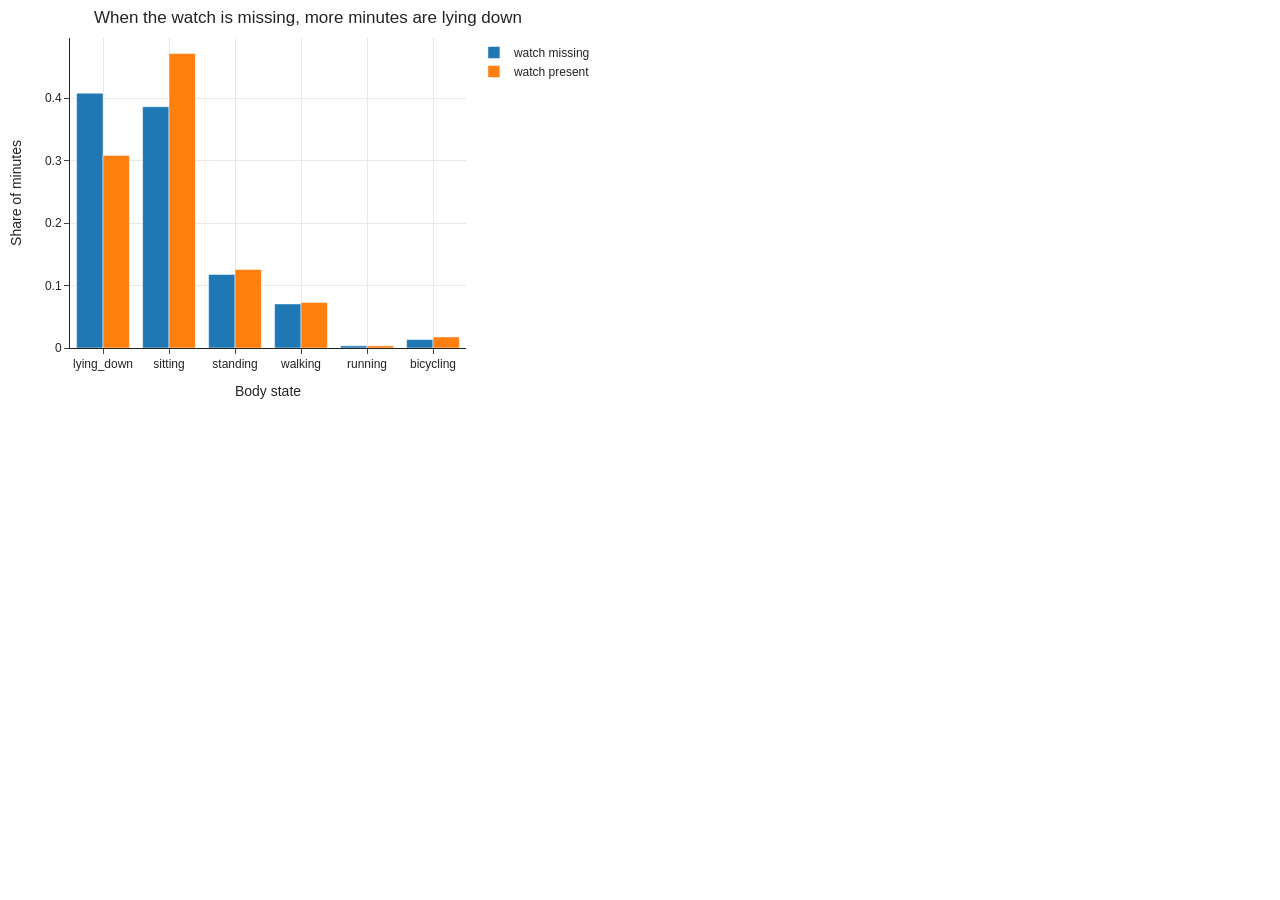
<file: assets/watch-missing.html>
<html>
<head><meta charset="utf-8" /></head>
<body>
    <div>                        <script type="text/javascript">window.PlotlyConfig = {MathJaxConfig: 'local'};</script>
        <script charset="utf-8" src="https://cdn.plot.ly/plotly-2.35.2.min.js"></script>                <div id="1623e117-5155-46b7-865d-234e811b3155" class="plotly-graph-div" style="height:400px; width:600px;"></div>            <script type="text/javascript">                                    window.PLOTLYENV=window.PLOTLYENV || {};                                    if (document.getElementById("1623e117-5155-46b7-865d-234e811b3155")) {                    Plotly.newPlot(                        "1623e117-5155-46b7-865d-234e811b3155",                        [{"alignmentgroup":"True","hovertemplate":"=watch missing\u003cbr\u003eBody state=%{x}\u003cbr\u003eShare of minutes=%{y}\u003cextra\u003e\u003c\u002fextra\u003e","legendgroup":"watch missing","marker":{"color":"#1F77B4","pattern":{"shape":""}},"name":"watch missing","offsetgroup":"watch missing","orientation":"v","showlegend":true,"textposition":"auto","x":["lying_down","sitting","standing","walking","running","bicycling"],"xaxis":"x","y":[0.40813119093409433,0.3864280248981533,0.11773890026263002,0.07066195173397853,0.003505180222098145,0.01353475194904564],"yaxis":"y","type":"bar"},{"alignmentgroup":"True","hovertemplate":"=watch present\u003cbr\u003eBody state=%{x}\u003cbr\u003eShare of minutes=%{y}\u003cextra\u003e\u003c\u002fextra\u003e","legendgroup":"watch present","marker":{"color":"#FF7F0E","pattern":{"shape":""}},"name":"watch present","offsetgroup":"watch present","orientation":"v","showlegend":true,"textposition":"auto","x":["lying_down","sitting","standing","walking","running","bicycling"],"xaxis":"x","y":[0.30845244901848673,0.47161711454164285,0.1257623403849819,0.07290832856870592,0.003578235182008767,0.017681532304173814],"yaxis":"y","type":"bar"}],                        {"template":{"data":{"barpolar":[{"marker":{"line":{"color":"white","width":0.5},"pattern":{"fillmode":"overlay","size":10,"solidity":0.2}},"type":"barpolar"}],"bar":[{"error_x":{"color":"rgb(36,36,36)"},"error_y":{"color":"rgb(36,36,36)"},"marker":{"line":{"color":"white","width":0.5},"pattern":{"fillmode":"overlay","size":10,"solidity":0.2}},"type":"bar"}],"carpet":[{"aaxis":{"endlinecolor":"rgb(36,36,36)","gridcolor":"white","linecolor":"white","minorgridcolor":"white","startlinecolor":"rgb(36,36,36)"},"baxis":{"endlinecolor":"rgb(36,36,36)","gridcolor":"white","linecolor":"white","minorgridcolor":"white","startlinecolor":"rgb(36,36,36)"},"type":"carpet"}],"choropleth":[{"colorbar":{"outlinewidth":1,"tickcolor":"rgb(36,36,36)","ticks":"outside"},"type":"choropleth"}],"contourcarpet":[{"colorbar":{"outlinewidth":1,"tickcolor":"rgb(36,36,36)","ticks":"outside"},"type":"contourcarpet"}],"contour":[{"colorbar":{"outlinewidth":1,"tickcolor":"rgb(36,36,36)","ticks":"outside"},"colorscale":[[0.0,"#440154"],[0.1111111111111111,"#482878"],[0.2222222222222222,"#3e4989"],[0.3333333333333333,"#31688e"],[0.4444444444444444,"#26828e"],[0.5555555555555556,"#1f9e89"],[0.6666666666666666,"#35b779"],[0.7777777777777778,"#6ece58"],[0.8888888888888888,"#b5de2b"],[1.0,"#fde725"]],"type":"contour"}],"heatmapgl":[{"colorbar":{"outlinewidth":1,"tickcolor":"rgb(36,36,36)","ticks":"outside"},"colorscale":[[0.0,"#440154"],[0.1111111111111111,"#482878"],[0.2222222222222222,"#3e4989"],[0.3333333333333333,"#31688e"],[0.4444444444444444,"#26828e"],[0.5555555555555556,"#1f9e89"],[0.6666666666666666,"#35b779"],[0.7777777777777778,"#6ece58"],[0.8888888888888888,"#b5de2b"],[1.0,"#fde725"]],"type":"heatmapgl"}],"heatmap":[{"colorbar":{"outlinewidth":1,"tickcolor":"rgb(36,36,36)","ticks":"outside"},"colorscale":[[0.0,"#440154"],[0.1111111111111111,"#482878"],[0.2222222222222222,"#3e4989"],[0.3333333333333333,"#31688e"],[0.4444444444444444,"#26828e"],[0.5555555555555556,"#1f9e89"],[0.6666666666666666,"#35b779"],[0.7777777777777778,"#6ece58"],[0.8888888888888888,"#b5de2b"],[1.0,"#fde725"]],"type":"heatmap"}],"histogram2dcontour":[{"colorbar":{"outlinewidth":1,"tickcolor":"rgb(36,36,36)","ticks":"outside"},"colorscale":[[0.0,"#440154"],[0.1111111111111111,"#482878"],[0.2222222222222222,"#3e4989"],[0.3333333333333333,"#31688e"],[0.4444444444444444,"#26828e"],[0.5555555555555556,"#1f9e89"],[0.6666666666666666,"#35b779"],[0.7777777777777778,"#6ece58"],[0.8888888888888888,"#b5de2b"],[1.0,"#fde725"]],"type":"histogram2dcontour"}],"histogram2d":[{"colorbar":{"outlinewidth":1,"tickcolor":"rgb(36,36,36)","ticks":"outside"},"colorscale":[[0.0,"#440154"],[0.1111111111111111,"#482878"],[0.2222222222222222,"#3e4989"],[0.3333333333333333,"#31688e"],[0.4444444444444444,"#26828e"],[0.5555555555555556,"#1f9e89"],[0.6666666666666666,"#35b779"],[0.7777777777777778,"#6ece58"],[0.8888888888888888,"#b5de2b"],[1.0,"#fde725"]],"type":"histogram2d"}],"histogram":[{"marker":{"line":{"color":"white","width":0.6}},"type":"histogram"}],"mesh3d":[{"colorbar":{"outlinewidth":1,"tickcolor":"rgb(36,36,36)","ticks":"outside"},"type":"mesh3d"}],"parcoords":[{"line":{"colorbar":{"outlinewidth":1,"tickcolor":"rgb(36,36,36)","ticks":"outside"}},"type":"parcoords"}],"pie":[{"automargin":true,"type":"pie"}],"scatter3d":[{"line":{"colorbar":{"outlinewidth":1,"tickcolor":"rgb(36,36,36)","ticks":"outside"}},"marker":{"colorbar":{"outlinewidth":1,"tickcolor":"rgb(36,36,36)","ticks":"outside"}},"type":"scatter3d"}],"scattercarpet":[{"marker":{"colorbar":{"outlinewidth":1,"tickcolor":"rgb(36,36,36)","ticks":"outside"}},"type":"scattercarpet"}],"scattergeo":[{"marker":{"colorbar":{"outlinewidth":1,"tickcolor":"rgb(36,36,36)","ticks":"outside"}},"type":"scattergeo"}],"scattergl":[{"marker":{"colorbar":{"outlinewidth":1,"tickcolor":"rgb(36,36,36)","ticks":"outside"}},"type":"scattergl"}],"scattermapbox":[{"marker":{"colorbar":{"outlinewidth":1,"tickcolor":"rgb(36,36,36)","ticks":"outside"}},"type":"scattermapbox"}],"scatterpolargl":[{"marker":{"colorbar":{"outlinewidth":1,"tickcolor":"rgb(36,36,36)","ticks":"outside"}},"type":"scatterpolargl"}],"scatterpolar":[{"marker":{"colorbar":{"outlinewidth":1,"tickcolor":"rgb(36,36,36)","ticks":"outside"}},"type":"scatterpolar"}],"scatter":[{"fillpattern":{"fillmode":"overlay","size":10,"solidity":0.2},"type":"scatter"}],"scatterternary":[{"marker":{"colorbar":{"outlinewidth":1,"tickcolor":"rgb(36,36,36)","ticks":"outside"}},"type":"scatterternary"}],"surface":[{"colorbar":{"outlinewidth":1,"tickcolor":"rgb(36,36,36)","ticks":"outside"},"colorscale":[[0.0,"#440154"],[0.1111111111111111,"#482878"],[0.2222222222222222,"#3e4989"],[0.3333333333333333,"#31688e"],[0.4444444444444444,"#26828e"],[0.5555555555555556,"#1f9e89"],[0.6666666666666666,"#35b779"],[0.7777777777777778,"#6ece58"],[0.8888888888888888,"#b5de2b"],[1.0,"#fde725"]],"type":"surface"}],"table":[{"cells":{"fill":{"color":"rgb(237,237,237)"},"line":{"color":"white"}},"header":{"fill":{"color":"rgb(217,217,217)"},"line":{"color":"white"}},"type":"table"}]},"layout":{"annotationdefaults":{"arrowhead":0,"arrowwidth":1},"autotypenumbers":"strict","coloraxis":{"colorbar":{"outlinewidth":1,"tickcolor":"rgb(36,36,36)","ticks":"outside"}},"colorscale":{"diverging":[[0.0,"rgb(103,0,31)"],[0.1,"rgb(178,24,43)"],[0.2,"rgb(214,96,77)"],[0.3,"rgb(244,165,130)"],[0.4,"rgb(253,219,199)"],[0.5,"rgb(247,247,247)"],[0.6,"rgb(209,229,240)"],[0.7,"rgb(146,197,222)"],[0.8,"rgb(67,147,195)"],[0.9,"rgb(33,102,172)"],[1.0,"rgb(5,48,97)"]],"sequential":[[0.0,"#440154"],[0.1111111111111111,"#482878"],[0.2222222222222222,"#3e4989"],[0.3333333333333333,"#31688e"],[0.4444444444444444,"#26828e"],[0.5555555555555556,"#1f9e89"],[0.6666666666666666,"#35b779"],[0.7777777777777778,"#6ece58"],[0.8888888888888888,"#b5de2b"],[1.0,"#fde725"]],"sequentialminus":[[0.0,"#440154"],[0.1111111111111111,"#482878"],[0.2222222222222222,"#3e4989"],[0.3333333333333333,"#31688e"],[0.4444444444444444,"#26828e"],[0.5555555555555556,"#1f9e89"],[0.6666666666666666,"#35b779"],[0.7777777777777778,"#6ece58"],[0.8888888888888888,"#b5de2b"],[1.0,"#fde725"]]},"colorway":["#1F77B4","#FF7F0E","#2CA02C","#D62728","#9467BD","#8C564B","#E377C2","#7F7F7F","#BCBD22","#17BECF"],"font":{"color":"rgb(36,36,36)"},"geo":{"bgcolor":"white","lakecolor":"white","landcolor":"white","showlakes":true,"showland":true,"subunitcolor":"white"},"hoverlabel":{"align":"left"},"hovermode":"closest","mapbox":{"style":"light"},"paper_bgcolor":"white","plot_bgcolor":"white","polar":{"angularaxis":{"gridcolor":"rgb(232,232,232)","linecolor":"rgb(36,36,36)","showgrid":false,"showline":true,"ticks":"outside"},"bgcolor":"white","radialaxis":{"gridcolor":"rgb(232,232,232)","linecolor":"rgb(36,36,36)","showgrid":false,"showline":true,"ticks":"outside"}},"scene":{"xaxis":{"backgroundcolor":"white","gridcolor":"rgb(232,232,232)","gridwidth":2,"linecolor":"rgb(36,36,36)","showbackground":true,"showgrid":false,"showline":true,"ticks":"outside","zeroline":false,"zerolinecolor":"rgb(36,36,36)"},"yaxis":{"backgroundcolor":"white","gridcolor":"rgb(232,232,232)","gridwidth":2,"linecolor":"rgb(36,36,36)","showbackground":true,"showgrid":false,"showline":true,"ticks":"outside","zeroline":false,"zerolinecolor":"rgb(36,36,36)"},"zaxis":{"backgroundcolor":"white","gridcolor":"rgb(232,232,232)","gridwidth":2,"linecolor":"rgb(36,36,36)","showbackground":true,"showgrid":false,"showline":true,"ticks":"outside","zeroline":false,"zerolinecolor":"rgb(36,36,36)"}},"shapedefaults":{"fillcolor":"black","line":{"width":0},"opacity":0.3},"ternary":{"aaxis":{"gridcolor":"rgb(232,232,232)","linecolor":"rgb(36,36,36)","showgrid":false,"showline":true,"ticks":"outside"},"baxis":{"gridcolor":"rgb(232,232,232)","linecolor":"rgb(36,36,36)","showgrid":false,"showline":true,"ticks":"outside"},"bgcolor":"white","caxis":{"gridcolor":"rgb(232,232,232)","linecolor":"rgb(36,36,36)","showgrid":false,"showline":true,"ticks":"outside"}},"title":{"x":0.5,"xanchor":"center"},"xaxis":{"automargin":true,"gridcolor":"rgb(232,232,232)","linecolor":"rgb(36,36,36)","showgrid":true,"showline":true,"ticks":"outside","title":{"standoff":15},"zeroline":false,"zerolinecolor":"rgb(36,36,36)"},"yaxis":{"automargin":true,"gridcolor":"rgb(232,232,232)","linecolor":"rgb(36,36,36)","showgrid":true,"showline":true,"ticks":"outside","title":{"standoff":15},"zeroline":false,"zerolinecolor":"rgb(36,36,36)"},"autosize":true,"height":400,"margin":{"b":30,"l":30,"r":30,"t":30},"width":600}},"xaxis":{"anchor":"y","domain":[0.0,1.0],"title":{"text":"Body state"}},"yaxis":{"anchor":"x","domain":[0.0,1.0],"title":{"text":"Share of minutes"}},"legend":{"title":{"text":""},"tracegroupgap":0},"title":{"text":"When the watch is missing, more minutes are lying down"},"barmode":"group"},                        {"responsive": true}                    )                };                            </script>        </div>
</body>
</html>
</file>
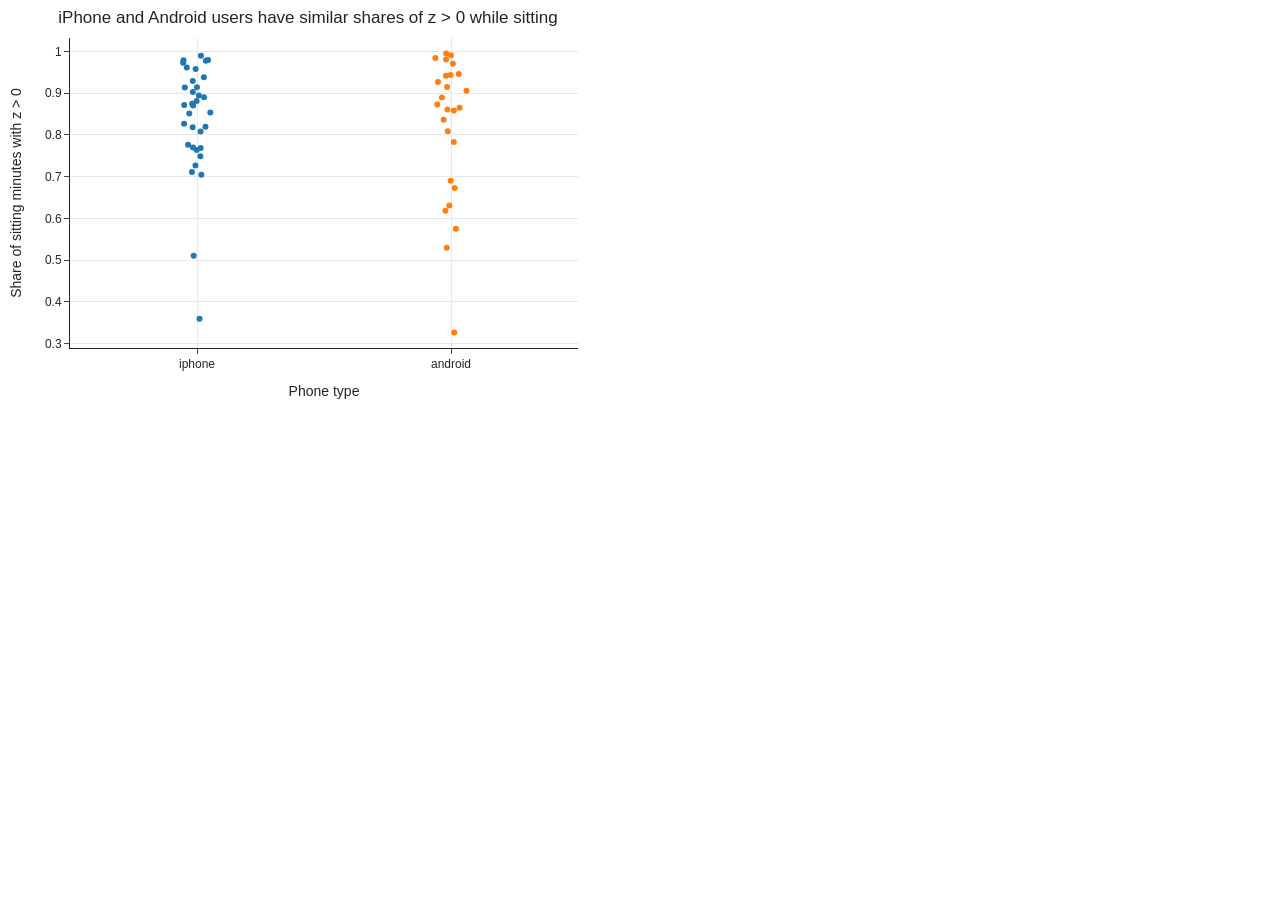
<file: assets/z-sign-by-os.html>
<html>
<head><meta charset="utf-8" /></head>
<body>
    <div>                        <script type="text/javascript">window.PlotlyConfig = {MathJaxConfig: 'local'};</script>
        <script charset="utf-8" src="https://cdn.plot.ly/plotly-2.35.2.min.js"></script>                <div id="d3f00def-aadf-42d3-a733-ae70a84185a6" class="plotly-graph-div" style="height:400px; width:600px;"></div>            <script type="text/javascript">                                    window.PLOTLYENV=window.PLOTLYENV || {};                                    if (document.getElementById("d3f00def-aadf-42d3-a733-ae70a84185a6")) {                    Plotly.newPlot(                        "d3f00def-aadf-42d3-a733-ae70a84185a6",                        [{"alignmentgroup":"True","boxpoints":"all","fillcolor":"rgba(255,255,255,0)","hoveron":"points","hovertemplate":"Phone type=%{x}\u003cbr\u003eShare of sitting minutes with z \u003e 0=%{y}\u003cextra\u003e\u003c\u002fextra\u003e","legendgroup":"iphone","line":{"color":"rgba(255,255,255,0)"},"marker":{"color":"#1F77B4"},"name":"iphone","offsetgroup":"iphone","orientation":"v","pointpos":0,"showlegend":true,"x":["iphone","iphone","iphone","iphone","iphone","iphone","iphone","iphone","iphone","iphone","iphone","iphone","iphone","iphone","iphone","iphone","iphone","iphone","iphone","iphone","iphone","iphone","iphone","iphone","iphone","iphone","iphone","iphone","iphone","iphone","iphone","iphone","iphone","iphone"],"x0":" ","xaxis":"x","y":[0.9132007233273056,0.8940338379341051,0.9027962716378163,0.9775678866587958,0.7040913415794482,0.7638025594149909,0.8715277777777778,0.8196152633238726,0.826722338204593,0.8077689243027888,0.8743188010899182,0.7685060565275909,0.989329268292683,0.5102394000576868,0.8899082568807339,0.7111532785157073,0.9726247987117552,0.8513562386980108,0.8533868092691622,0.769878706199461,0.7760309278350516,0.3593325572370974,0.9575242718446602,0.9610007358351729,0.817966903073286,0.9289964299881,0.9794200187090739,0.9138972809667674,0.8702970297029703,0.8810939357907254,0.9376675603217158,0.9788639365918098,0.7489539748953975,0.7262773722627737],"y0":" ","yaxis":"y","type":"box"},{"alignmentgroup":"True","boxpoints":"all","fillcolor":"rgba(255,255,255,0)","hoveron":"points","hovertemplate":"Phone type=%{x}\u003cbr\u003eShare of sitting minutes with z \u003e 0=%{y}\u003cextra\u003e\u003c\u002fextra\u003e","legendgroup":"android","line":{"color":"rgba(255,255,255,0)"},"marker":{"color":"#FF7F0E"},"name":"android","offsetgroup":"android","orientation":"v","pointpos":0,"showlegend":true,"x":["android","android","android","android","android","android","android","android","android","android","android","android","android","android","android","android","android","android","android","android","android","android","android","android","android","android"],"x0":" ","xaxis":"x","y":[0.9454265949269792,0.5294689119170984,0.9948152948801037,0.8651554780587039,0.9054054054054054,0.8585635359116022,0.9431772709083633,0.9842180774748924,0.6727941176470589,0.8360025624599615,0.9268140766116475,0.6902233614060783,0.9806176084099869,0.9904834411876665,0.9416761041902605,0.8726826608505998,0.6179355441382531,0.782608695652174,0.5750452079566004,0.8604966139954854,0.8087591240875912,0.8896694214876033,0.9148130619971604,0.3264822134387352,0.6305353602115004,0.9704016913319239],"y0":" ","yaxis":"y","type":"box"}],                        {"template":{"data":{"barpolar":[{"marker":{"line":{"color":"white","width":0.5},"pattern":{"fillmode":"overlay","size":10,"solidity":0.2}},"type":"barpolar"}],"bar":[{"error_x":{"color":"rgb(36,36,36)"},"error_y":{"color":"rgb(36,36,36)"},"marker":{"line":{"color":"white","width":0.5},"pattern":{"fillmode":"overlay","size":10,"solidity":0.2}},"type":"bar"}],"carpet":[{"aaxis":{"endlinecolor":"rgb(36,36,36)","gridcolor":"white","linecolor":"white","minorgridcolor":"white","startlinecolor":"rgb(36,36,36)"},"baxis":{"endlinecolor":"rgb(36,36,36)","gridcolor":"white","linecolor":"white","minorgridcolor":"white","startlinecolor":"rgb(36,36,36)"},"type":"carpet"}],"choropleth":[{"colorbar":{"outlinewidth":1,"tickcolor":"rgb(36,36,36)","ticks":"outside"},"type":"choropleth"}],"contourcarpet":[{"colorbar":{"outlinewidth":1,"tickcolor":"rgb(36,36,36)","ticks":"outside"},"type":"contourcarpet"}],"contour":[{"colorbar":{"outlinewidth":1,"tickcolor":"rgb(36,36,36)","ticks":"outside"},"colorscale":[[0.0,"#440154"],[0.1111111111111111,"#482878"],[0.2222222222222222,"#3e4989"],[0.3333333333333333,"#31688e"],[0.4444444444444444,"#26828e"],[0.5555555555555556,"#1f9e89"],[0.6666666666666666,"#35b779"],[0.7777777777777778,"#6ece58"],[0.8888888888888888,"#b5de2b"],[1.0,"#fde725"]],"type":"contour"}],"heatmapgl":[{"colorbar":{"outlinewidth":1,"tickcolor":"rgb(36,36,36)","ticks":"outside"},"colorscale":[[0.0,"#440154"],[0.1111111111111111,"#482878"],[0.2222222222222222,"#3e4989"],[0.3333333333333333,"#31688e"],[0.4444444444444444,"#26828e"],[0.5555555555555556,"#1f9e89"],[0.6666666666666666,"#35b779"],[0.7777777777777778,"#6ece58"],[0.8888888888888888,"#b5de2b"],[1.0,"#fde725"]],"type":"heatmapgl"}],"heatmap":[{"colorbar":{"outlinewidth":1,"tickcolor":"rgb(36,36,36)","ticks":"outside"},"colorscale":[[0.0,"#440154"],[0.1111111111111111,"#482878"],[0.2222222222222222,"#3e4989"],[0.3333333333333333,"#31688e"],[0.4444444444444444,"#26828e"],[0.5555555555555556,"#1f9e89"],[0.6666666666666666,"#35b779"],[0.7777777777777778,"#6ece58"],[0.8888888888888888,"#b5de2b"],[1.0,"#fde725"]],"type":"heatmap"}],"histogram2dcontour":[{"colorbar":{"outlinewidth":1,"tickcolor":"rgb(36,36,36)","ticks":"outside"},"colorscale":[[0.0,"#440154"],[0.1111111111111111,"#482878"],[0.2222222222222222,"#3e4989"],[0.3333333333333333,"#31688e"],[0.4444444444444444,"#26828e"],[0.5555555555555556,"#1f9e89"],[0.6666666666666666,"#35b779"],[0.7777777777777778,"#6ece58"],[0.8888888888888888,"#b5de2b"],[1.0,"#fde725"]],"type":"histogram2dcontour"}],"histogram2d":[{"colorbar":{"outlinewidth":1,"tickcolor":"rgb(36,36,36)","ticks":"outside"},"colorscale":[[0.0,"#440154"],[0.1111111111111111,"#482878"],[0.2222222222222222,"#3e4989"],[0.3333333333333333,"#31688e"],[0.4444444444444444,"#26828e"],[0.5555555555555556,"#1f9e89"],[0.6666666666666666,"#35b779"],[0.7777777777777778,"#6ece58"],[0.8888888888888888,"#b5de2b"],[1.0,"#fde725"]],"type":"histogram2d"}],"histogram":[{"marker":{"line":{"color":"white","width":0.6}},"type":"histogram"}],"mesh3d":[{"colorbar":{"outlinewidth":1,"tickcolor":"rgb(36,36,36)","ticks":"outside"},"type":"mesh3d"}],"parcoords":[{"line":{"colorbar":{"outlinewidth":1,"tickcolor":"rgb(36,36,36)","ticks":"outside"}},"type":"parcoords"}],"pie":[{"automargin":true,"type":"pie"}],"scatter3d":[{"line":{"colorbar":{"outlinewidth":1,"tickcolor":"rgb(36,36,36)","ticks":"outside"}},"marker":{"colorbar":{"outlinewidth":1,"tickcolor":"rgb(36,36,36)","ticks":"outside"}},"type":"scatter3d"}],"scattercarpet":[{"marker":{"colorbar":{"outlinewidth":1,"tickcolor":"rgb(36,36,36)","ticks":"outside"}},"type":"scattercarpet"}],"scattergeo":[{"marker":{"colorbar":{"outlinewidth":1,"tickcolor":"rgb(36,36,36)","ticks":"outside"}},"type":"scattergeo"}],"scattergl":[{"marker":{"colorbar":{"outlinewidth":1,"tickcolor":"rgb(36,36,36)","ticks":"outside"}},"type":"scattergl"}],"scattermapbox":[{"marker":{"colorbar":{"outlinewidth":1,"tickcolor":"rgb(36,36,36)","ticks":"outside"}},"type":"scattermapbox"}],"scatterpolargl":[{"marker":{"colorbar":{"outlinewidth":1,"tickcolor":"rgb(36,36,36)","ticks":"outside"}},"type":"scatterpolargl"}],"scatterpolar":[{"marker":{"colorbar":{"outlinewidth":1,"tickcolor":"rgb(36,36,36)","ticks":"outside"}},"type":"scatterpolar"}],"scatter":[{"fillpattern":{"fillmode":"overlay","size":10,"solidity":0.2},"type":"scatter"}],"scatterternary":[{"marker":{"colorbar":{"outlinewidth":1,"tickcolor":"rgb(36,36,36)","ticks":"outside"}},"type":"scatterternary"}],"surface":[{"colorbar":{"outlinewidth":1,"tickcolor":"rgb(36,36,36)","ticks":"outside"},"colorscale":[[0.0,"#440154"],[0.1111111111111111,"#482878"],[0.2222222222222222,"#3e4989"],[0.3333333333333333,"#31688e"],[0.4444444444444444,"#26828e"],[0.5555555555555556,"#1f9e89"],[0.6666666666666666,"#35b779"],[0.7777777777777778,"#6ece58"],[0.8888888888888888,"#b5de2b"],[1.0,"#fde725"]],"type":"surface"}],"table":[{"cells":{"fill":{"color":"rgb(237,237,237)"},"line":{"color":"white"}},"header":{"fill":{"color":"rgb(217,217,217)"},"line":{"color":"white"}},"type":"table"}]},"layout":{"annotationdefaults":{"arrowhead":0,"arrowwidth":1},"autotypenumbers":"strict","coloraxis":{"colorbar":{"outlinewidth":1,"tickcolor":"rgb(36,36,36)","ticks":"outside"}},"colorscale":{"diverging":[[0.0,"rgb(103,0,31)"],[0.1,"rgb(178,24,43)"],[0.2,"rgb(214,96,77)"],[0.3,"rgb(244,165,130)"],[0.4,"rgb(253,219,199)"],[0.5,"rgb(247,247,247)"],[0.6,"rgb(209,229,240)"],[0.7,"rgb(146,197,222)"],[0.8,"rgb(67,147,195)"],[0.9,"rgb(33,102,172)"],[1.0,"rgb(5,48,97)"]],"sequential":[[0.0,"#440154"],[0.1111111111111111,"#482878"],[0.2222222222222222,"#3e4989"],[0.3333333333333333,"#31688e"],[0.4444444444444444,"#26828e"],[0.5555555555555556,"#1f9e89"],[0.6666666666666666,"#35b779"],[0.7777777777777778,"#6ece58"],[0.8888888888888888,"#b5de2b"],[1.0,"#fde725"]],"sequentialminus":[[0.0,"#440154"],[0.1111111111111111,"#482878"],[0.2222222222222222,"#3e4989"],[0.3333333333333333,"#31688e"],[0.4444444444444444,"#26828e"],[0.5555555555555556,"#1f9e89"],[0.6666666666666666,"#35b779"],[0.7777777777777778,"#6ece58"],[0.8888888888888888,"#b5de2b"],[1.0,"#fde725"]]},"colorway":["#1F77B4","#FF7F0E","#2CA02C","#D62728","#9467BD","#8C564B","#E377C2","#7F7F7F","#BCBD22","#17BECF"],"font":{"color":"rgb(36,36,36)"},"geo":{"bgcolor":"white","lakecolor":"white","landcolor":"white","showlakes":true,"showland":true,"subunitcolor":"white"},"hoverlabel":{"align":"left"},"hovermode":"closest","mapbox":{"style":"light"},"paper_bgcolor":"white","plot_bgcolor":"white","polar":{"angularaxis":{"gridcolor":"rgb(232,232,232)","linecolor":"rgb(36,36,36)","showgrid":false,"showline":true,"ticks":"outside"},"bgcolor":"white","radialaxis":{"gridcolor":"rgb(232,232,232)","linecolor":"rgb(36,36,36)","showgrid":false,"showline":true,"ticks":"outside"}},"scene":{"xaxis":{"backgroundcolor":"white","gridcolor":"rgb(232,232,232)","gridwidth":2,"linecolor":"rgb(36,36,36)","showbackground":true,"showgrid":false,"showline":true,"ticks":"outside","zeroline":false,"zerolinecolor":"rgb(36,36,36)"},"yaxis":{"backgroundcolor":"white","gridcolor":"rgb(232,232,232)","gridwidth":2,"linecolor":"rgb(36,36,36)","showbackground":true,"showgrid":false,"showline":true,"ticks":"outside","zeroline":false,"zerolinecolor":"rgb(36,36,36)"},"zaxis":{"backgroundcolor":"white","gridcolor":"rgb(232,232,232)","gridwidth":2,"linecolor":"rgb(36,36,36)","showbackground":true,"showgrid":false,"showline":true,"ticks":"outside","zeroline":false,"zerolinecolor":"rgb(36,36,36)"}},"shapedefaults":{"fillcolor":"black","line":{"width":0},"opacity":0.3},"ternary":{"aaxis":{"gridcolor":"rgb(232,232,232)","linecolor":"rgb(36,36,36)","showgrid":false,"showline":true,"ticks":"outside"},"baxis":{"gridcolor":"rgb(232,232,232)","linecolor":"rgb(36,36,36)","showgrid":false,"showline":true,"ticks":"outside"},"bgcolor":"white","caxis":{"gridcolor":"rgb(232,232,232)","linecolor":"rgb(36,36,36)","showgrid":false,"showline":true,"ticks":"outside"}},"title":{"x":0.5,"xanchor":"center"},"xaxis":{"automargin":true,"gridcolor":"rgb(232,232,232)","linecolor":"rgb(36,36,36)","showgrid":true,"showline":true,"ticks":"outside","title":{"standoff":15},"zeroline":false,"zerolinecolor":"rgb(36,36,36)"},"yaxis":{"automargin":true,"gridcolor":"rgb(232,232,232)","linecolor":"rgb(36,36,36)","showgrid":true,"showline":true,"ticks":"outside","title":{"standoff":15},"zeroline":false,"zerolinecolor":"rgb(36,36,36)"},"autosize":true,"height":400,"margin":{"b":30,"l":30,"r":30,"t":30},"width":600}},"xaxis":{"anchor":"y","domain":[0.0,1.0],"title":{"text":"Phone type"},"categoryorder":"array","categoryarray":["iphone","android"]},"yaxis":{"anchor":"x","domain":[0.0,1.0],"title":{"text":"Share of sitting minutes with z \u003e 0"}},"legend":{"title":{"text":"Phone type"},"tracegroupgap":0},"title":{"text":"iPhone and Android users have similar shares of z \u003e 0 while sitting"},"boxmode":"overlay","showlegend":false},                        {"responsive": true}                    )                };                            </script>        </div>
</body>
</html>
</file>
<file: assets/site.css>
/* Prototype v4 stylesheet. Design prototype, not published.
   Hex colours appear only in :root. Motion is gated by html.fx (set by the head script). */

:root {
  font-size: clamp(16px, 14px + .25vw, 20px);
  --footer-cue: clamp(2.75rem, 5svh, 4rem);
  --anchor-gap: 5rem;
  --ink: #0A0A0A;
  --paper: #FFFFFF;
  --paper-2: #F4F4F4;
  --line: #E3E3E3;
  --muted: #5C5C5C;
  --muted-dark: #A3A3A3;
  --pop: #FF6B1A;
  --shadow: #D9D9D9;
  --button: #8A8A8A;
  --scrim: rgba(10, 10, 10, .35);
  --rule-dark: rgba(255, 255, 255, .2);
  --shine: rgba(255, 255, 255, .55);

  --font: Helvetica, Arial, sans-serif;
  --mono: ui-monospace, "SF Mono", Menlo, Consolas, monospace;

  --t-small: .875rem;
  --t-body: 1.0625rem;
  --t-lead: clamp(1.25rem, 1.05rem + .9vw, 1.625rem);
  --t-h3: clamp(1.375rem, 1.15rem + 1vw, 1.75rem);
  --t-h2: clamp(2.25rem, 1.4rem + 3.6vw, 4.5rem);
  --t-h1: clamp(2.75rem, 1.6rem + 5vw, 6rem);
  --t-display: clamp(4.5rem, 1.5rem + 13vw, 15rem);

  --s1: .25rem;
  --s2: .5rem;
  --s3: .75rem;
  --s4: 1rem;
  --s5: 1.5rem;
  --s6: 2rem;
  --s7: 3rem;
  --s8: clamp(4.5rem, 3rem + 6vw, 8rem);

  --gutter: clamp(1rem, .4rem + 2.6vw, 3rem);
  --w-page: 88rem;
  --w-text: 40rem;

  --r-outer: 28px;
  --inset: 12px;
  --r-inner: calc(var(--r-outer) - var(--inset));
  --r-pill: 999px;

  --ease-out: cubic-bezier(.22, 1, .36, 1);
  --ease-in-out: cubic-bezier(.76, 0, .24, 1);
  --ease-back: cubic-bezier(.34, 1.56, .64, 1);

  --ease-elastic: cubic-bezier(.34, 1.56, .64, 1);
  --menu-gap: 12px;
  --pill-w: 6.5rem;
  --pill-h: 2.75rem;
  --panel-r: 34px;
  --head-h: 5.5rem;
  --t-collide: min(clamp(3.5rem, 18vw, 17rem), 24vh);
  --curve-max: clamp(24px, 10px + 3vw, 50px);
}

/* Base */
*, *::before, *::after { box-sizing: border-box; }
html { scroll-padding-top: var(--anchor-gap); }
html.fx { scroll-behavior: smooth; }
body {
  margin: 0;
  font: 400 var(--t-body)/1.55 var(--font);
  color: var(--ink);
  background: var(--paper);
  -webkit-font-smoothing: antialiased;
  overflow-x: clip;
  hanging-punctuation: first;
}
h1, h2, h3 { margin: 0; font-weight: 700; text-wrap: balance; }
h1 { font-size: var(--t-h1); line-height: 1; letter-spacing: -.035em; }
h2 { font-size: var(--t-h2); line-height: 1.05; letter-spacing: -.035em; }
h3 { font-size: var(--t-h3); line-height: 1.2; letter-spacing: -.02em; }
p, li { text-wrap: pretty; }
p { margin: 0; }
em, i, cite, address, dfn { font-style: normal; }
a { color: inherit; }
.prose a, .muted a {
  text-decoration: underline;
  text-decoration-thickness: 1px;
  text-underline-offset: .2em;
}
.prose a:hover, .muted a:hover { text-decoration-thickness: 2px; }
::selection { background: var(--pop); color: var(--ink); }
:where(:focus-visible) { outline: 3px solid var(--ink); outline-offset: 3px; border-radius: 6px; }
.dark :focus-visible, .menu__panel :focus-visible { outline-color: var(--paper); }
.skip-link {
  position: fixed;
  left: var(--s4);
  top: var(--s4);
  z-index: 100;
  padding: var(--s3) var(--s4);
  background: var(--ink);
  color: var(--paper);
  border-radius: var(--r-pill);
  transform: translateY(-200%);
}
.skip-link:focus { transform: none; }
.sr-only {
  position: absolute;
  width: 1px;
  height: 1px;
  padding: 0;
  margin: -1px;
  overflow: hidden;
  clip: rect(0, 0, 0, 0);
  white-space: nowrap;
  border: 0;
}
.page { width: min(100% - 2 * var(--gutter), var(--w-page)); margin-inline: auto; }
.muted { color: var(--muted); }
.dark { background: var(--ink); color: var(--paper); }
.dark .muted { color: var(--muted-dark); }
img { display: block; max-width: 100%; height: auto; }
pre, code, kbd { font-family: var(--mono); font-size: .9375em; }
pre {
  background: var(--ink);
  color: var(--paper);
  padding: var(--s5);
  border-radius: var(--r-inner);
  overflow-x: auto;
}

/* Icons */
.icon {
  width: 1.25em;
  height: 1.25em;
  fill: none;
  stroke: currentColor;
  stroke-width: 1.75;
  stroke-linecap: round;
  stroke-linejoin: round;
  flex: none;
}

/* Header and nav */
.u {
  text-decoration: none;
  background: linear-gradient(currentColor, currentColor) 0 100% / 0 2px no-repeat;
  transition: background-size 300ms var(--ease-out);
}
.u:hover, .u:focus-visible { background-size: 100% 2px; }
.motion-toggle {
  width: 44px;
  height: 44px;
  padding: 0;
  display: grid;
  place-items: center;
  border-radius: 50%;
  border: 1.5px solid var(--line);
  background: var(--paper);
  color: var(--ink);
  cursor: pointer;
}

/* Buttons */
.btn {
  display: inline-flex;
  align-items: center;
  gap: var(--s2);
  min-height: 48px;
  padding: 0 var(--s5);
  border-radius: var(--r-pill);
  border: 2px solid var(--ink);
  background: var(--paper);
  color: var(--ink);
  font: 700 1rem/1 var(--font);
  text-decoration: none;
  cursor: pointer;
  transition: background-color 160ms, color 160ms, transform 160ms var(--ease-out);
}
.btn:hover { background: var(--ink); color: var(--paper); }
.btn:active { transform: scale(.97); }
.dark .btn { border-color: var(--paper); background: transparent; color: var(--paper); }
.dark .btn:hover { background: var(--paper); color: var(--ink); }
.btn--pop { background: var(--pop); color: var(--ink); border-color: var(--ink); }
.btn--pop:hover { background: var(--ink); color: var(--pop); }
.dark .btn--pop { border-color: var(--pop); background: var(--pop); color: var(--ink); }
.dark .btn--pop:hover { background: var(--paper); color: var(--ink); }
.btn--round {
  width: clamp(8rem, 6rem + 6vw, 11.5rem);
  height: clamp(8rem, 6rem + 6vw, 11.5rem);
  padding: var(--s3);
  border-radius: 50%;
  justify-content: center;
  flex-direction: column;
  text-align: center;
  font-size: var(--t-lead);
  line-height: 1.1;
}
[data-magnetic] .magnetic-inner {
  display: inline-flex;
  flex-direction: inherit;
  align-items: center;
  gap: var(--s2);
  pointer-events: none;
}
.copy { font-variant-numeric: tabular-nums; }
.cta-row { display: flex; flex-wrap: wrap; gap: var(--s3); align-items: center; }

/* Cards and frames */
.frame { background: var(--paper-2); padding: var(--inset); border-radius: var(--r-outer); }
.frame .media, .frame img { border-radius: var(--r-inner); }
.card {
  background: var(--paper-2);
  border-radius: var(--r-outer);
  padding: clamp(1.5rem, 1rem + 2vw, 3rem);
  display: grid;
  gap: var(--s4);
  text-decoration: none;
  color: inherit;
}
a.card { transition: background-color 200ms; }
a.card:hover { background: var(--line); }
.feature h3 { font-size: var(--t-h2); }
@media (min-width: 900px) {
  .feature { grid-template-columns: minmax(0, 5fr) minmax(0, 6fr); gap: var(--s7); align-items: center; }
}
.meta { font-size: var(--t-small); color: var(--muted); font-variant-numeric: tabular-nums; }
.figure {
  font-size: var(--t-h1);
  font-weight: 700;
  letter-spacing: -.04em;
  line-height: 1;
  font-variant-numeric: tabular-nums;
  margin-left: -.04em;
}
.figure + p { margin-top: var(--s2); color: var(--muted); max-width: 32ch; }
.figures { display: grid; gap: var(--s6); grid-template-columns: repeat(auto-fit, minmax(15rem, 1fr)); }
.steps { list-style: none; padding: 0; margin: 0; counter-reset: step; }
.steps li {
  display: grid;
  grid-template-columns: 3ch 1fr;
  gap: var(--s4);
  padding-block: var(--s4);
  border-top: 1px solid var(--line);
}
.steps li::before {
  content: counter(step, decimal-leading-zero);
  counter-increment: step;
  color: var(--muted);
  font-variant-numeric: tabular-nums;
}
.list-plain { list-style: none; padding: 0; margin: 0; }
.list-plain li { border-top: 1px solid var(--line); padding-block: var(--s3); }
.terminal {
  background: var(--ink);
  color: var(--paper);
  font-family: var(--mono);
  font-size: .9375rem;
  line-height: 1.6;
  padding: var(--s5);
  display: grid;
  align-content: start;
  gap: var(--s1);
  height: 100%;
}
.terminal .prompt { color: var(--muted-dark); }

/* Demo player (the Harpocrates GIFs are 1240x640; they start in view with motion on, or on Play) */
.demo { display: grid; gap: var(--s3); }
.demo__stage {
  aspect-ratio: 1240 / 640;
  border-radius: var(--r-inner);
  overflow: hidden;
  background: var(--ink);
  position: relative;
}
.demo__stage img {
  position: absolute;
  inset: 0;
  width: 100%;
  height: 100%;
  object-fit: contain;
}
html.fx .demo[data-state="loading"] .demo__stage::after {
  content: "";
  position: absolute;
  inset: 0;
  background: linear-gradient(90deg, transparent, var(--shine), transparent) 0 0 / 200% 100%;
  animation: shimmer 1.2s linear infinite;
}
.demo__error { color: var(--muted); }
.demo:not([data-state="error"]) .demo__error { display: none; }
.demo__bar { display: flex; justify-content: space-between; align-items: center; gap: var(--s3); }

/* Project rows */
.rows { list-style: none; padding: 0; margin: 0; border-top: 1px solid var(--line); }
.row a {
  display: grid;
  grid-template-columns: 1fr auto;
  align-items: center;
  gap: var(--s4);
  padding-block: var(--s6);
  border-bottom: 1px solid var(--line);
  text-decoration: none;
  transition: opacity 300ms;
}
.row__title {
  display: block;
  font-size: var(--t-h2);
  font-weight: 700;
  letter-spacing: -.035em;
  line-height: 1;
  margin-left: -.04em;
  transition: transform 400ms var(--ease-out);
}
.row__meta { display: block; margin-top: var(--s2); color: var(--muted); }
.row .icon {
  width: 2rem;
  height: 2rem;
  transform: rotate(-45deg);
  transition: transform 300ms var(--ease-out);
}
.row a:hover .icon, .row a:focus-visible .icon { transform: rotate(0); }
@media (hover: hover) {
  .rows:hover .row:not(:hover) a { opacity: .3; }
  .row a:hover .row__title { transform: translateX(var(--s3)); }
}

/* Hover preview (fine pointer only, motion on) */
.preview { display: none; }
@media (hover: hover) and (pointer: fine) {
  html.fx .preview {
    display: block;
    position: fixed;
    left: 0;
    top: 0;
    width: min(22rem, calc(100vw - 2rem));
    aspect-ratio: 4 / 3;
    z-index: 30;
    pointer-events: none;
    transform: translate(var(--x, -999px), var(--y, -999px));
  }
}
.preview__scale {
  width: 100%;
  height: 100%;
  border-radius: var(--r-outer);
  overflow: hidden;
  background: var(--ink);
  color: var(--paper);
  transform: scale(0);
  transition: transform 450ms var(--ease-out);
}
.preview.is-on .preview__scale { transform: scale(1); }
.preview__strip {
  height: 100%;
  transition: transform 600ms var(--ease-in-out);
  transform: translateY(calc(var(--i, 0) * -100%));
}
.preview__slide {
  height: 100%;
  display: grid;
  place-content: center;
  gap: var(--s2);
  padding: var(--s6);
  text-align: center;
}
.preview__big {
  font-size: clamp(2rem, 1rem + 2.4vw, 3rem);
  font-weight: 700;
  letter-spacing: -.03em;
  font-variant-numeric: tabular-nums;
  color: var(--pop);
}
.preview__small { color: var(--muted-dark); font-size: var(--t-small); }

/* Reveals */
html.fx [data-reveal-words] .w { opacity: .14; transition: opacity 200ms linear; }
html.fx .reveal {
  opacity: 0;
  translate: 0 1.5rem;
  transition: opacity 800ms var(--ease-out), translate 800ms var(--ease-out);
  transition-delay: calc(var(--i, 0) * 80ms);
}
html.fx .reveal.is-in { opacity: 1; translate: 0 0; }
html.fx:not(.js-ready) .reveal { animation: dp-show 0s 2.5s forwards; }
@keyframes dp-show { to { opacity: 1; translate: 0 0; } }

/* Music */
.tracks { list-style: none; padding: 0; margin: 0; font-variant-numeric: tabular-nums; }
.track a {
  display: grid;
  grid-template-columns: 2.25rem 3.5rem minmax(0, 1fr) auto;
  align-items: center;
  gap: var(--s4);
  padding: var(--s3);
  border-radius: var(--r-inner);
  text-decoration: none;
  transition: background-color 200ms;
}
.track a:hover { background: var(--paper-2); }
.track__n { color: var(--muted); }
.track__art { width: 3.5rem; aspect-ratio: 1; border-radius: 10px; }
.track__title { display: block; font-weight: 700; }
.track__artist { display: block; color: var(--muted); font-size: var(--t-small); }
.track .icon { color: var(--muted); }
.track a:hover .icon { color: var(--ink); }
.album { display: grid; gap: var(--s3); text-decoration: none; }
.album .media { aspect-ratio: 1; border-radius: var(--r-inner); }
.music-grid { display: grid; gap: var(--s5); }
@media (min-width: 700px) {
  .music-grid { grid-template-columns: 1fr 1fr; align-items: start; }
}

/* Photos */
.photo-rows {
  display: grid;
  gap: var(--s4);
  margin-inline: calc(50% - 50vw);
  overflow: clip;
  padding-block: var(--s2);
}
.photo-row {
  display: flex;
  gap: var(--s4);
  width: max-content;
  min-width: calc(100% + 240px);
  margin-left: -120px;
  transform: translateX(var(--drift-x, 0px));
  will-change: transform;
}
.photo { flex: 1 0 auto; width: clamp(12rem, 8rem + 14vw, 22rem); aspect-ratio: 4 / 5; border-radius: var(--r-outer); }

/* Media loading states */
.media { position: relative; overflow: hidden; background: var(--line); }
.media img { width: 100%; height: 100%; object-fit: cover; }
.js .media img { transition: opacity 500ms var(--ease-out); }
.js .media[data-state="loaded"] img { opacity: 1; }
html.fx .media[data-state="loading"]::after {
  content: "";
  position: absolute;
  inset: 0;
  background: linear-gradient(90deg, transparent, var(--shine), transparent) 0 0 / 200% 100%;
  animation: shimmer 1.2s linear infinite;
}
.media[data-state="missing"] img { display: none; }
.media[data-state="missing"]::before {
  content: attr(data-missing);
  position: absolute;
  inset: 0;
  display: grid;
  place-items: center;
  padding: var(--s3);
  text-align: center;
  font-size: var(--t-small);
  color: var(--muted);
}
@keyframes shimmer { from { background-position: 100% 0; } to { background-position: -100% 0; } }

/* Post pieces */
.todo {
  border: 2px dashed var(--line);
  border-radius: var(--r-inner);
  padding: var(--s4) var(--s5);
  color: var(--muted);
  margin-block: var(--s5);
}
.progress {
  position: fixed;
  top: 0;
  left: 0;
  right: 0;
  height: 3px;
  background: var(--ink);
  transform-origin: left;
  transform: scaleX(var(--read, 0));
  z-index: 60;
}
.prose { max-width: var(--w-text); }
.prose > * + * { margin-top: var(--s4); }
.prose h2 { margin-top: var(--s7); font-size: var(--t-h3); }
.prose h3 { margin-top: var(--s5); font-size: 1.125rem; letter-spacing: -.01em; }
.lang-list {
  display: flex;
  flex-wrap: wrap;
  gap: var(--s5);
  list-style: none;
  padding: 0;
  margin: 0;
}
.lang-list li { display: flex; gap: var(--s2); align-items: center; font-size: var(--t-small); }
.lang-list svg { width: 1.5rem; height: 1.5rem; fill: currentColor; }

/* Slides and layout */
.slide { position: relative; padding-block: var(--s8); }
.slide__grid { display: grid; }
.slide__body { display: grid; gap: var(--s6); min-width: 0; }
@keyframes cue-bob { from { transform: translateY(0); } to { transform: translateY(4px); } }

/* Contact */
.contact__rule { margin: 0; }
.contact__rule .btn--round { position: static; translate: none; }

/* Menu */
.menu-scrim {
  position: fixed;
  inset: 0;
  z-index: 65;
  background: var(--scrim);
  opacity: 0;
  pointer-events: none;
  transition: opacity 500ms;
}
html.menu-open .menu-scrim { opacity: 1; pointer-events: auto; }

/* Curtain and preloader */
.curtain {
  position: fixed;
  inset: 0;
  z-index: 90;
  display: grid;
  place-items: center;
  background: var(--ink);
  color: var(--paper);
  font: 700 var(--t-h2)/1 var(--font);
  letter-spacing: -.035em;
  pointer-events: none;
  transform: translateY(100%);
  border-radius: 50% 50% 0 0 / 14vh 14vh 0 0;
  transition: transform 650ms var(--ease-in-out), border-radius 650ms var(--ease-in-out);
}
html.is-leaving .curtain { transform: none; border-radius: 0; }
html.entering::after {
  content: attr(data-curtain);
  position: fixed;
  inset: 0;
  z-index: 90;
  display: grid;
  place-items: center;
  background: var(--ink);
  color: var(--paper);
  font: 700 var(--t-h2)/1 var(--font);
  letter-spacing: -.035em;
  pointer-events: none;
  transition: transform 800ms var(--ease-in-out), border-radius 800ms var(--ease-in-out);
  animation: dp-hide 0s 2.5s forwards;
}
html.entering.entered::after {
  transform: translateY(-100%);
  border-radius: 0 0 50% 50% / 0 0 14vh 14vh;
  animation: none;
}
/* First visit to Home: "Hi," then "I'm Josh" fade up on a dark panel. The panel then lifts with a curved
   edge and the hero rises in from the bottom as it is uncovered (site.js: revealHero, endPreload). */
.intro-screen { display: none; }
html.preload .intro-screen {
  position: fixed;
  inset: 0;
  z-index: 95;
  display: grid;
  place-items: center;
  background: var(--ink);
  color: var(--paper);
  font: 700 var(--t-h2)/1 var(--font);
  letter-spacing: -.035em;
  pointer-events: none;
  transition: transform 900ms var(--ease-in-out), border-radius 900ms var(--ease-in-out);
  animation: dp-hide 0s 3.5s forwards;
}
.intro-screen p { text-align: center; transition: transform 900ms var(--ease-in-out), opacity 450ms ease; }
/* Josh's Rive character (a still, assets/contact-photo.png) in a white disc, so its black hair shows on the dark panel. */
.intro-screen__face { display: block; width: clamp(7rem, 4.5rem + 8vw, 11rem); height: auto; margin: 0 auto var(--s5); border-radius: 50%; background: var(--paper); animation: dp-face 800ms var(--ease-out) both; }
.intro-screen span { display: inline-block; animation: dp-word 750ms var(--ease-out) 200ms both; }
.intro-screen span + span { animation-delay: 500ms; }
html.preload.preloaded .intro-screen { transform: translateY(-100%); border-radius: 0 0 50% 50% / 0 0 14vh 14vh; }
html.preload.preloaded .intro-screen p { transform: translateY(-24vh); opacity: 0; }
@keyframes dp-word { from { opacity: 0; transform: translateY(.4em); filter: blur(10px); } }
@keyframes dp-face { from { opacity: 0; transform: translateY(24px) scale(.85); } }
html.fx.hero-enter .hero__foot,
html.fx.hero-enter .collide,
html.fx.hero-enter .hero__text .cta-row,
html.fx.hero-enter .hero__sub,
html.fx.hero-enter .hero__claim { animation: dp-rise 1000ms var(--ease-out) both; }
html.fx.hero-enter .collide { animation-delay: 60ms; }
html.fx.hero-enter .hero__text .cta-row { animation-delay: 220ms; }
html.fx.hero-enter .hero__sub { animation-delay: 290ms; }
html.fx.hero-enter .hero__claim { animation-delay: 350ms; }
@keyframes dp-rise { from { opacity: 0; transform: translateY(48px); } }
@keyframes dp-hide { to { visibility: hidden; } }

/* Reduced motion safeguard: any animation or transition that still runs is cut to near zero */
@media (prefers-reduced-motion: reduce) {
  *, *::before, *::after {
    animation-duration: .01ms !important;
    animation-iteration-count: 1 !important;
    transition-duration: .01ms !important;
    scroll-behavior: auto !important;
  }
}

/* ---- Additions: intro, music bento ---- */
.intro {
  font-size: clamp(1.5rem, 1rem + 2vw, 2.5rem);
  font-weight: 700;
  letter-spacing: -.02em;
  line-height: 1.2;
  max-width: 30ch;
}
.bento {
  --track-art: clamp(3.5rem, 2.4rem + 1.25vw, 5.5rem);
  display: grid;
  border: 1px solid var(--line);
  border-radius: var(--r-outer);
  background: var(--paper-2);
  overflow: hidden;
}
.bento__cell { min-width: 0; padding: clamp(1.5rem, 1rem + 2vw, 2.5rem); display: grid; align-content: start; gap: var(--s5); }
.bento__cell + .bento__cell { border-top: 1px solid var(--line); }
.bento__title { font-size: clamp(1.125rem, 1rem + .85vw, 2.25rem); letter-spacing: -.02em; line-height: 1.2; white-space: nowrap; }
.bento__subtitle { font-size: clamp(1.25rem, 1rem + .65vw, 2rem); }
.bento .track a { grid-template-columns: 2ch var(--track-art) minmax(0, 1fr) auto; gap: var(--s4); padding: var(--s3) var(--s2); }
.bento .track__title { font-size: clamp(1.125rem, .9rem + .55vw, 1.625rem); line-height: 1.35; }
.bento .track__artist { font-size: clamp(1rem, .875rem + .35vw, 1.25rem); }
.bento .track__n { font-size: clamp(.875rem, .75rem + .3vw, 1.125rem); }
.bento .track a:hover { background: var(--paper); }
.bento .track__art { width: var(--track-art); }
.artists { display: grid; grid-template-columns: repeat(3, minmax(0, 1fr)); gap: var(--s4); margin: 0; padding: 0; list-style: none; text-align: center; }
.artists a { display: grid; justify-items: center; gap: var(--s3); text-decoration: none; font-weight: 700; font-size: clamp(1rem, .85rem + .4vw, 1.375rem); }
.artists img { width: min(100%, clamp(7rem, 8vw, 10rem)); aspect-ratio: 1; object-fit: cover; border-radius: 50%; }
.artists a:hover span, .artists a:focus-visible span, .album:hover .album__name, .album:focus-visible .album__name { text-decoration: underline; text-underline-offset: .2em; }
.album { display: grid; justify-items: start; gap: var(--s4); text-decoration: none; }
.album__art { width: min(100%, clamp(12rem, 15vw, 19rem)); aspect-ratio: 1; border-radius: var(--r-inner); overflow: hidden; }
.album__art img { width: 100%; height: 100%; object-fit: cover; }
.album__caption { display: grid; gap: var(--s1); }
.album__name { font-size: clamp(1.5rem, 1.25rem + .7vw, 2.25rem); font-weight: 700; line-height: 1.2; }
@media (min-width: 900px) {
  .bento { grid-template-columns: minmax(0, 1.2fr) minmax(0, 1fr); }
  .bento__cell--lead { grid-row: span 2; grid-template-rows: auto 1fr; border-right: 1px solid var(--line); }
  .bento__cell--lead .tracks { display: grid; align-content: space-between; }
  .bento__cell + .bento__cell { border-top: 0; }
  .bento__cell:nth-child(3) { border-top: 1px solid var(--line); }
}

/* ---- Additions: projects and blog ---- */
.two-col { display: grid; gap: var(--s6); align-items: start; }
@media (min-width: 900px) {
  .two-col { grid-template-columns: repeat(2, minmax(0, 1fr)); }
}
.lead { font-size: var(--t-lead); color: var(--ink); max-width: 38ch; }

/* ---- Fixes round 1 ---- */
[hidden] { display: none !important; }
.media img { transition: opacity 500ms var(--ease-out); }
.js .media[data-state="loading"] img { opacity: 0; }

/* ---- Fixes round 2 ---- */
.figure--long { font-size: clamp(1.75rem, 1rem + 3.5vw, 3.5rem); }

/* ---- v4 shell: header, menu, cursor, hero, curve, footer ---- */
@supports (transition-timing-function: linear(0, 1)) {
  :root { --ease-elastic: linear(0, .646 5%, 1.25 10%, 1.354 15%, 1.125 20%, .912 25%, .875 30%, .956 35%, 1.031 40%, 1.044 45%, 1.016 50%, .989 55%, .984 60%, 1.004 70%, 1); }
}
html.smooth { scroll-behavior: auto; }
main { position: relative; z-index: 1; background: var(--paper); padding-top: var(--head-h); }

/* Header: white text blended with difference, so it reads on any background */
.site-head {
  position: absolute; top: 0; left: 0; right: 0; z-index: 50;
  display: flex; align-items: center; gap: var(--s4);
  min-height: var(--head-h);
  padding: 0 calc(var(--pill-w) + 2 * var(--menu-gap) + var(--s4)) 0 var(--gutter);
  color: var(--paper); mix-blend-mode: difference;
}
.site-head :focus-visible { outline-color: var(--paper); }
.logo { display: inline-flex; align-items: center; gap: .4em; min-height: 44px; text-decoration: none; white-space: nowrap; }
.logo__c { display: inline-block; transition: rotate 600ms var(--ease-in-out); }
.logo__clip { display: inline-block; overflow: hidden; vertical-align: bottom; }
.logo__track { position: relative; display: inline-block; transition: transform 500ms var(--ease-in-out); }
.logo__b, .logo__end { font-weight: 700; }
.logo__end { position: absolute; left: 100%; top: 0; }
.logo:hover .logo__c, .logo:focus-visible .logo__c { rotate: 360deg; }
.logo:hover .logo__track, .logo:focus-visible .logo__track { transform: translateX(calc(-1 * var(--logo-shift, 3.6em))); }
.site-nav { display: none; }
.nav-link { position: relative; display: inline-block; padding: var(--s3) var(--s2); text-decoration: none; }
.nav-link::after {
  content: ""; position: absolute; left: 50%; bottom: 2px;
  width: 5px; height: 5px; margin-left: -2.5px; border-radius: 50%;
  background: currentColor; scale: 0; transition: scale 300ms var(--ease-out);
}
.nav-link:hover::after, .nav-link:focus-visible::after, .nav-link[aria-current="page"]::after { scale: 1; }
@media (min-width: 900px) {
  .site-head { padding-right: calc(var(--gutter) + var(--pill-w) + var(--s5)); }
  .site-nav { display: flex; gap: var(--s4); margin-left: auto; }
}

/* Menu: an ink pill that grows into a rounded panel. Panel radius minus its 12px inset = pill radius. */
.menu__btn {
  position: fixed; top: calc(var(--menu-gap) + 12px); right: calc(var(--menu-gap) + 12px); z-index: 80;
  width: var(--pill-w); height: var(--pill-h); padding: 0; overflow: hidden;
  border: 0; border-radius: calc(var(--panel-r) - 12px);
  background: var(--ink); color: var(--paper);
  font: 700 1rem/1 var(--font); cursor: pointer;
  transition: background-color 250ms, color 250ms, transform 250ms var(--ease-out), visibility 0s;
}
.menu__btn:hover { background: var(--pop); color: var(--ink); }
.menu__btn:focus-visible { outline-color: var(--pop); }
.menu__labels { display: grid; height: 100%; }
.menu__labels > span { grid-area: 1 / 1; display: grid; place-items: center; transition: transform 500ms var(--ease-in-out); }
.menu__labels > span + span { transform: translateY(100%); }
html.menu-open .menu__labels > span:first-child { transform: translateY(-100%); }
html.menu-open .menu__labels > span + span { transform: none; }
.menu__panel {
  position: fixed; top: var(--menu-gap); right: var(--menu-gap); z-index: 70;
  width: min(30rem, 100vw - 2 * var(--menu-gap));
  height: min(40.625rem, 100vh - 2 * var(--menu-gap));
  height: min(40.625rem, 100svh - 2 * var(--menu-gap));
  display: flex; flex-direction: column; justify-content: space-between; gap: var(--s6);
  padding: calc(var(--pill-h) + 12px + var(--s6)) var(--s6) var(--s6);
  overflow-y: auto;
  background: var(--ink); color: var(--paper);
  border-radius: var(--panel-r);
  border: 1px solid var(--rule-dark);
  clip-path: inset(12px 12px calc(100% - 12px - var(--pill-h)) calc(100% - 12px - var(--pill-w)) round calc(var(--panel-r) - 12px));
  visibility: hidden; pointer-events: none;
  transition: clip-path 750ms var(--ease-in-out) 350ms, visibility 0s linear 1100ms;
}
html.menu-open .menu__panel { clip-path: inset(0 round var(--panel-r)); visibility: visible; pointer-events: auto; transition: clip-path 750ms var(--ease-in-out), visibility 0s; }
.menu__list { list-style: none; margin: 0; padding: 0; display: grid; gap: var(--s2); }
.menu__list li { perspective: 120px; perspective-origin: bottom; }
.menu-link {
  display: inline-flex; align-items: center; gap: var(--s3); min-height: 44px;
  font-size: clamp(2.25rem, 1.75rem + 1.6vw, 2.875rem); font-weight: 400; letter-spacing: -.03em; line-height: 1.1;
  color: var(--paper); text-decoration: none; transform-origin: bottom; transition: color 200ms;
}
.menu-link:hover { color: var(--pop); }
.menu-link[aria-current="page"]::before { content: ""; width: 8px; height: 8px; border-radius: 50%; background: var(--pop); }
html.fx .menu-link { opacity: 0; transform: rotateX(90deg) translateY(80px) translateX(-20px); transition: opacity 500ms var(--ease-in-out), transform 500ms var(--ease-in-out), color 200ms; }
html.fx.menu-open .menu-link {
  opacity: 1; transform: none;
  transition: opacity 650ms cubic-bezier(.215, .61, .355, 1) calc(500ms + var(--i, 0) * 100ms), transform 650ms cubic-bezier(.215, .61, .355, 1) calc(500ms + var(--i, 0) * 100ms), color 200ms;
}
.menu__foot { display: flex; flex-wrap: wrap; align-items: center; gap: var(--s3) var(--s5); font-size: var(--t-small); color: var(--muted-dark); }
html.fx .menu__foot > * { opacity: 0; translate: 0 20px; transition: opacity 400ms, translate 400ms var(--ease-out), background-size 300ms var(--ease-out); }
html.fx.menu-open .menu__foot > * { opacity: 1; translate: 0 0; transition: opacity 500ms var(--ease-out) calc(750ms + var(--i, 0) * 100ms), translate 500ms var(--ease-out) calc(750ms + var(--i, 0) * 100ms), background-size 300ms var(--ease-out); }
.motion-toggle--text { width: auto; height: auto; min-height: 44px; padding: 0; border: 0; border-radius: 0; background: none; color: inherit; display: inline-flex; align-items: center; gap: var(--s2); font: inherit; }
html:not(.fx) .menu__panel, html:not(.fx) .menu__btn, html:not(.fx) .menu__labels > span { transition: none; }

/* Spring cursor (site.js adds it for mouse users with motion on) */
.cursor {
  position: fixed; left: 0; top: 0; z-index: 99;
  width: 84px; height: 84px; margin: -42px 0 0 -42px;
  display: grid; place-items: center;
  border-radius: 50%; background: var(--paper); mix-blend-mode: difference;
  pointer-events: none; opacity: 0; scale: .476;
  transition: scale 300ms var(--ease-out), opacity 200ms, background-color 200ms;
}
.cursor.is-on { opacity: 1; }
.cursor.is-hover { scale: .714; }
.cursor.is-down { scale: .4; }
.cursor.is-hover.is-down { scale: .6; }
.cursor.is-label { scale: 1; background: var(--pop); mix-blend-mode: normal; }
.cursor__label { font: 700 .875rem/1 var(--font); color: var(--ink); opacity: 0; transition: opacity 200ms; }
.cursor.is-label .cursor__label { opacity: 1; }

/* Hero */
.hero { min-height: calc(100vh - var(--head-h)); min-height: calc(100svh - var(--head-h)); display: grid; grid-template-rows: 1fr auto auto; padding-block: 0 var(--s4); }
.hero__grid { display: grid; gap: var(--s5); align-content: center; align-items: end; }
.hero__claim { text-wrap: balance; font-size: clamp(1.75rem, 1.1rem + 2.4vw, 3.25rem); font-weight: 700; letter-spacing: -.03em; line-height: 1.05; max-width: 20ch; margin-left: -.04em; }
.hero__sub { margin-top: var(--s4); font-size: var(--t-lead); color: var(--muted); max-width: 36ch; }
.hero__text .cta-row { margin-top: var(--s6); }
.collide { position: relative; z-index: 0; margin: var(--s5) auto 0; padding-block: .04em .08em; overflow: visible; font-size: var(--t-collide); font-weight: 700; letter-spacing: -.055em; line-height: .8; white-space: nowrap; }
.collide__vis { display: block; }
.collide__l { display: inline-block; will-change: transform; }
.collide__sp { display: inline-block; width: .26em; }
.hero__foot { display: flex; flex-wrap: wrap; align-items: center; justify-content: space-between; gap: var(--s3) var(--s5); padding-top: var(--s4); font-size: var(--t-small); }
.hero__foot > p:first-child { color: var(--muted); }
.hero__links { display: flex; gap: var(--s5); }
.scroll-btn { display: inline-flex; align-items: center; min-height: 44px; padding-inline: var(--s3); font-size: var(--t-lead); font-weight: 700; letter-spacing: -.02em; text-decoration: none; }
.scroll-btn .magnetic-inner { gap: var(--s1); }
html.fx .scroll-btn .icon { animation: cue-bob 1.4s ease-in-out infinite alternate; }
/* Curved edge: main's white bottom bulges over the footer and flattens as you scroll (site.js sets --curve-p) */
.curve { position: absolute; inset: auto 0 0; height: 0; }
.curve::before {
  content: ""; position: absolute; top: 0; left: -10%; width: 120%;
  height: calc((1 - var(--curve-p, 1)) * var(--curve-max) * 2);
  border-radius: 0 0 50% 50%; background: var(--paper);
  pointer-events: none;
}
html:not(.fx) .curve { display: none; }

/* Content-sized footer: a short curve reveals real content instead of an empty full-screen slide. */
.site-foot { position: relative; z-index: 0; min-height: 100svh; padding: 0; scroll-margin-top: calc(-1 * var(--anchor-gap)); }
.site-foot__layout { display: grid; grid-template-rows: minmax(0, 1fr) auto; gap: var(--s6); min-height: calc(100svh - var(--footer-cue)); padding-top: var(--s6); }
.site-foot__content { display: grid; gap: var(--s6); align-content: center; }
.site-foot__top { display: grid; grid-template-columns: auto minmax(0, 1fr); gap: var(--s5); align-items: center; align-self: start; }
/* Contact photo: any image at assets/contact-photo.png, cropped to a circle from its centre. */
.site-foot__photo { width: clamp(5.5rem, 3rem + 7vw, 10rem); aspect-ratio: 1; border-radius: 50%; overflow: hidden; background: var(--paper); }
.site-foot__photo img { display: block; width: 100%; height: 100%; object-fit: cover; }
.site-foot__title { font-size: clamp(2.5rem, 4.6vw, 5.5rem); line-height: 1.05; margin-left: -.04em; }
.site-foot__body { display: grid; grid-template-columns: minmax(0, 1fr) auto; align-items: center; gap: var(--s5) var(--s6); border-top: 1px solid var(--rule-dark); padding-top: var(--s6); }
.site-foot__sub { grid-column: 1 / -1; max-width: 48ch; }
.site-foot .contact__rule { grid-column: 2; grid-row: 2; }
.site-foot .contact__rule .btn--round { width: clamp(7rem, 8vw, 9rem); height: clamp(7rem, 8vw, 9rem); }
.site-foot .cta-row { grid-column: 1; grid-row: 2; margin: 0; }
.site-foot__bar {
  display: grid; grid-template-columns: repeat(2, minmax(0, 1fr)); gap: var(--s4) var(--s6); align-items: end;
  margin-top: 0; padding-block: var(--s5);
  border-top: 1px solid var(--rule-dark);
  font-size: var(--t-small); font-variant-numeric: tabular-nums;
}
.site-foot__label { display: block; margin-bottom: var(--s1); font-size: .75rem; color: var(--muted-dark); }
.site-foot__links { display: flex; gap: var(--s4); }
.site-foot__links a { display: inline-block; }
@media (max-width: 699.98px) {
  .site-foot__body { grid-template-columns: minmax(0, 1fr); }
  .site-foot .contact__rule, .site-foot .cta-row { grid-column: 1; grid-row: auto; }
}
@media (min-width: 900px) {
  .site-foot__bar { grid-template-columns: auto auto minmax(0, 1fr) auto; }
  .site-foot__bar > :last-child { justify-self: end; }
}


/* ---- v4 fixes round 1 ---- */
@supports (height: 1svh) {
  :root { --t-collide: min(clamp(3.5rem, 18vw, 17rem), 24svh); }
}
@media (min-width: 900px) and (max-height: 820px) {
  .hero__claim { font-size: clamp(1.75rem, 1rem + 1.6vw, 2.5rem); }
  .hero__sub { font-size: var(--t-body); }
  .hero__text .cta-row { margin-top: var(--s5); }
}
html.pill-dark .menu__btn { background: var(--paper); color: var(--ink); }
html.pill-dark .menu__btn:hover { background: var(--pop); color: var(--ink); }
html:not(.js) .site-head { flex-wrap: wrap; padding-right: var(--gutter); }
html:not(.js) .site-nav { display: flex; flex-wrap: wrap; gap: 0 var(--s4); }
html:not(.js) .menu__btn { display: none; }
[data-article] { width: min(100% - 2 * var(--gutter), var(--w-text)); margin-inline: auto; padding-top: var(--s6); }
[data-article] h1 { font-size: clamp(2.25rem, 2rem + 2vw, 4rem); }

/* ---- v4 fixes round 2 ---- */
/* The open menu's Close pill is white on the ink panel */
html.menu-open .menu__btn { background: var(--paper); color: var(--ink); }
html.menu-open .menu__btn:hover { background: var(--pop); color: var(--ink); }
/* Small text links get a 44px tall hit area without moving their underline */
.hero__links a, .site-foot__links a, .site-foot__bar > a { position: relative; }
.hero__links a::after, .site-foot__links a::after, .site-foot__bar > a::after { content: ""; position: absolute; left: -4px; right: -4px; top: 50%; height: 44px; translate: 0 -50%; }
@media (max-width: 479.98px) {
  /* Footer: the photo sits above the title, so long words fit */
  .site-foot__top { grid-template-columns: minmax(0, 1fr); }
  /* Music rows: narrower number column and no arrow, so titles keep about 118px at 320px */
  .bento .track a { grid-template-columns: 1.25rem var(--track-art) minmax(0, 1fr); column-gap: var(--s3); }
  .bento .track a > .icon { display: none; }
}
/* Without JavaScript the phone header wraps, so it takes its own space */
@media (max-width: 899.98px) {
  html:not(.js) .site-head { position: relative; }
  html:not(.js) main { padding-top: 0; }
}

/* ---- Review fixes (2026-11-10). QA ids refer to docs/reviews/2026-11-09-website-adversarial-review ---- */
/* QA-06: figures lose the browser's 40px side margins, and grid tracks may shrink below their
   content's min width, so cards and demos stay inside the column at 320px. */
.demo { margin: 0; }
.slide__body, .card, .demo { grid-template-columns: minmax(0, 1fr); }
.row a { grid-template-columns: minmax(0, 1fr) auto; }
/* QA-06, QA-16: the curved edge is wider than the page. Clip it sideways so phones do not zoom out. */
main { overflow-x: clip; }
/* QA-07: the motion toggle keeps its 44px circle; on small phones the header spacing tightens first. */
.logo, .logo__clip { min-width: 0; }
@media (max-width: 479.98px) {
  .site-head { gap: var(--s2); padding-right: calc(var(--pill-w) + 2 * var(--menu-gap) + var(--s2)); }
}
@media (max-width: 359.98px) { .logo__a { display: none; } }
/* QA-08: the email copy button keeps to the footer column. */
.copy { max-width: 100%; }
.copy [data-copy-label] { min-width: 0; overflow-wrap: anywhere; line-height: 1.2; }
@media (max-width: 479.98px) { .site-foot .copy { padding-inline: var(--s4); } }
/* QA-09: space between the article's metadata and its first paragraph. */
[data-article] > .prose { margin-top: var(--s6); }
/* QA-03: Results figures share one baseline, whatever their size, and their captions start on one line. */
.figures { align-items: baseline; }
@supports (grid-template-rows: subgrid) {
  .figures > div { display: grid; grid-row: span 2; grid-template-rows: subgrid; row-gap: var(--s2); align-items: baseline; }
  .figures .figure + p { margin-top: 0; align-self: start; }
}
/* QA-05: over reading text the cursor is a small dot; it grows over links and buttons. */
.cursor { scale: .19; }
.cursor.is-down { scale: .15; }
.cursor.is-hover { scale: .5; }
.cursor.is-hover.is-down { scale: .42; }
.cursor.is-label { scale: 1; }
/* QA-14: unrevealed words stay at .45 opacity, about 3.1:1 on paper, above the 3:1 large-text minimum. */
html.fx [data-reveal-words] .w { opacity: .45; }
/* QA-15: the hero text and buttons sit above the scattering name letters. */
.hero__text { position: relative; z-index: 1; }
/* QA-17: demo captions and controls wrap instead of squeezing; the full-size link reads as a link. */
.demo__bar { flex-wrap: wrap; }
.demo__bar a { text-decoration: underline; text-decoration-thickness: 1px; text-underline-offset: .2em; }

/* Résumé dialog (site.js: openResume) */
.resume-dialog {
  width: min(56rem, 100% - 2rem);
  height: min(92vh, 72rem);
  height: min(92dvh, 72rem);
  max-width: none;
  max-height: none;
  padding: 0;
  border: 0;
  border-radius: 1.25rem;
  background: var(--paper);
  color: var(--ink);
  box-shadow: 0 30px 80px rgba(0, 0, 0, .35);
  overflow: hidden;
}
.resume-dialog[open] { display: grid; grid-template-rows: auto 1fr; }
html.fx .resume-dialog[open] { animation: dp-pop 380ms var(--ease-out); }
.resume-dialog.is-note { height: fit-content; }
.resume-dialog.is-note .resume-dialog__bar > .btn:not(.resume-dialog__close) { display: none; }
.resume-dialog__actions { padding: 0 var(--s5) var(--s6); }
.resume-dialog::backdrop { background: rgba(10, 10, 10, .6); }
.resume-dialog__bar { display: flex; flex-wrap: wrap; align-items: center; gap: var(--s2); padding: var(--s3) var(--s3) var(--s3) var(--s5); border-bottom: 1px solid var(--line); }
.resume-dialog__title { margin: 0 auto 0 0; font-size: 1.25rem; letter-spacing: -.02em; line-height: 1.2; }
.resume-dialog__close { width: 44px; padding: 0; justify-content: center; }
.resume-dialog__body { min-height: 0; background: var(--paper-2); }
.resume-dialog__body iframe { display: block; width: 100%; height: 100%; border: 0; }
.resume-dialog__note { padding: var(--s5) var(--s5) var(--s4); max-width: 40ch; color: var(--muted); }
html:has(.resume-dialog[open]) { overflow: hidden; }
html:has(.resume-dialog[open]) .cursor { opacity: 0; }
@keyframes dp-pop { from { opacity: 0; transform: translateY(24px) scale(.98); } }
@media (max-width: 599px) {
  .resume-dialog { width: 100%; height: 100%; height: 100dvh; border-radius: 0; }
  .resume-dialog.is-note { inset: auto 0 0; height: auto; margin: 0; border-radius: 1.25rem 1.25rem 0 0; }
  .resume-dialog__bar { padding-left: var(--s4); }
  .resume-dialog__open { display: none; }
}

/* Article tables */
.table-wrap { overflow-x: auto; margin-block: var(--s5); }
.prose table { width: 100%; border-collapse: collapse; font-variant-numeric: tabular-nums; }
.prose th, .prose td { padding: var(--s3) 0; border-bottom: 1px solid var(--line); text-align: left; font-weight: 400; }
.prose thead th { color: var(--muted); font-size: var(--t-small); }
.prose td, .prose thead th:not(:first-child) { text-align: right; padding-left: var(--s4); }
.prose tr.is-mine th, .prose tr.is-mine td { font-weight: 700; }

/* Round 2 (Fable review): readable demos on phones, a roomier feature card */
@media (max-width: 599px) {
  /* The terminal GIF at about twice the size, in a frame that scrolls sideways. */
  .demo__stage { aspect-ratio: auto; height: 392px; overflow-x: auto; overscroll-behavior-x: contain; }
  .demo__stage img { width: 760px; max-width: none; right: auto; }
}
.demo__swipe { display: none; }
@media (max-width: 599px) { .demo__swipe { display: inline; } }


/* Round 3 (Fable review): with the side column gone, plain paragraphs in a section keep a reading measure. */
.slide__body > p:not([class]) { max-width: var(--w-text); }

/* Browser annotations: full-scene hero, grouped introductions and compact project evidence. */
html[data-page="home"] main { padding-top: 0; }
html[data-page="home"] .site-head { mix-blend-mode: normal; color: var(--paper); }
html:not(.js)[data-page="home"] .site-head { background: var(--ink); }
html[data-page="home"] main > .slide:not(.hero) { padding-block: clamp(3rem, 2rem + 3vw, 5rem); }
html[data-page="home"] #writing { padding-bottom: var(--s5); }
html[data-page="home"] #music { padding-top: var(--s5); }
.hero { isolation: isolate; min-height: 100vh; min-height: 100svh; padding-top: var(--head-h); color: var(--paper); background: var(--ink); }
.hero__grid { position: relative; z-index: 2; grid-template-columns: minmax(0, 1fr); padding-block: var(--s6); align-content: center; }
.hero__text { max-width: 40rem; }
.hero__claim { font-size: clamp(2.5rem, 3.8vw, 5.5rem); max-width: 14ch; }
.hero__sub { max-width: 32ch; color: inherit; }
.hero__art { position: absolute; inset: 0; z-index: 0; margin: 0; pointer-events: none; }
.hero__art img { width: 100%; height: 100%; object-fit: cover; object-position: 60% center; }
.hero__art::after { content: ""; position: absolute; inset: 0; background: linear-gradient(180deg, rgba(10, 10, 10, .78) var(--head-h), transparent 14rem), linear-gradient(90deg, rgba(10, 10, 10, .82), rgba(10, 10, 10, .25) 85%), linear-gradient(0deg, rgba(10, 10, 10, .85), transparent 65%); }
.hero .collide { z-index: 1; }
.hero__foot { position: relative; z-index: 2; }
.hero__foot > p:first-child { color: inherit; }
.hero .btn:not(.btn--pop) { background: transparent; color: inherit; border-color: currentColor; }
.hero .btn--pop { background: var(--pop); color: var(--ink); border-color: var(--pop); }
.about { display: grid; gap: var(--s7); }
.about__identity { display: grid; align-content: start; justify-items: start; gap: var(--s6); }
.about__roles { display: grid; gap: var(--s3); margin: 0; padding-left: 1.1em; font-size: var(--t-lead); line-height: 1.4; }
.about__roles li::marker { color: var(--pop); }
.about__copy { display: grid; align-content: start; gap: var(--s5); font-size: var(--t-lead); }
.about__copy > p { max-width: 58ch; }
.about__hello { font-size: clamp(1.75rem, 1.3rem + 1.5vw, 3rem); font-weight: 700; line-height: 1.15; letter-spacing: -.02em; }
.about__copy .muted { font-size: var(--t-body); }
.section-head { display: flex; align-items: baseline; justify-content: space-between; flex-wrap: wrap; gap: var(--s3) var(--s6); }
.section-head h2 { min-width: 0; }
.section-head > a { display: inline-flex; align-items: center; gap: var(--s2); min-height: 44px; font-size: var(--t-body); white-space: nowrap; }
.feature > .feature__summary { display: grid; width: 100%; grid-template-columns: minmax(0, 1fr); justify-items: stretch; gap: var(--s5); }
.feature__intro, .feature__result { min-width: 0; font-size: var(--t-lead); }
.feature__intro > p, .feature__result > p { max-width: 50ch; }
.feature__result { color: var(--muted); }
.feature__result strong { color: var(--ink); white-space: nowrap; }
.feature__meta { display: flex; align-items: center; justify-content: space-between; flex-wrap: wrap; gap: var(--s4) var(--s6); }
.bento__cell--album { justify-items: center; text-align: center; }
.bento__cell--album .album { justify-items: center; }
@media (min-width: 900px) {
  .about { grid-template-columns: minmax(0, .85fr) minmax(0, 1.2fr); gap: clamp(3rem, 6vw, 6rem); }
  .feature > .feature__summary { grid-template-columns: repeat(2, minmax(0, 1fr)); align-items: start; column-gap: var(--s7); }
  .feature__summary > h3, .feature__meta { grid-column: 1 / -1; }
}

/* The final white strip is a navigation cue, not a glimpse of the preceding section. */
.footer-cue { position: sticky; top: 0; z-index: 3; height: var(--footer-cue); display: grid; place-items: center; background: var(--paper); border-radius: 0 0 50% 50% / 0 0 60% 60%; }
.footer-return { width: 4rem; height: 100%; min-height: 44px; display: grid; place-items: center; color: var(--ink); }
.footer-return:hover { color: var(--pop); }
</file>
